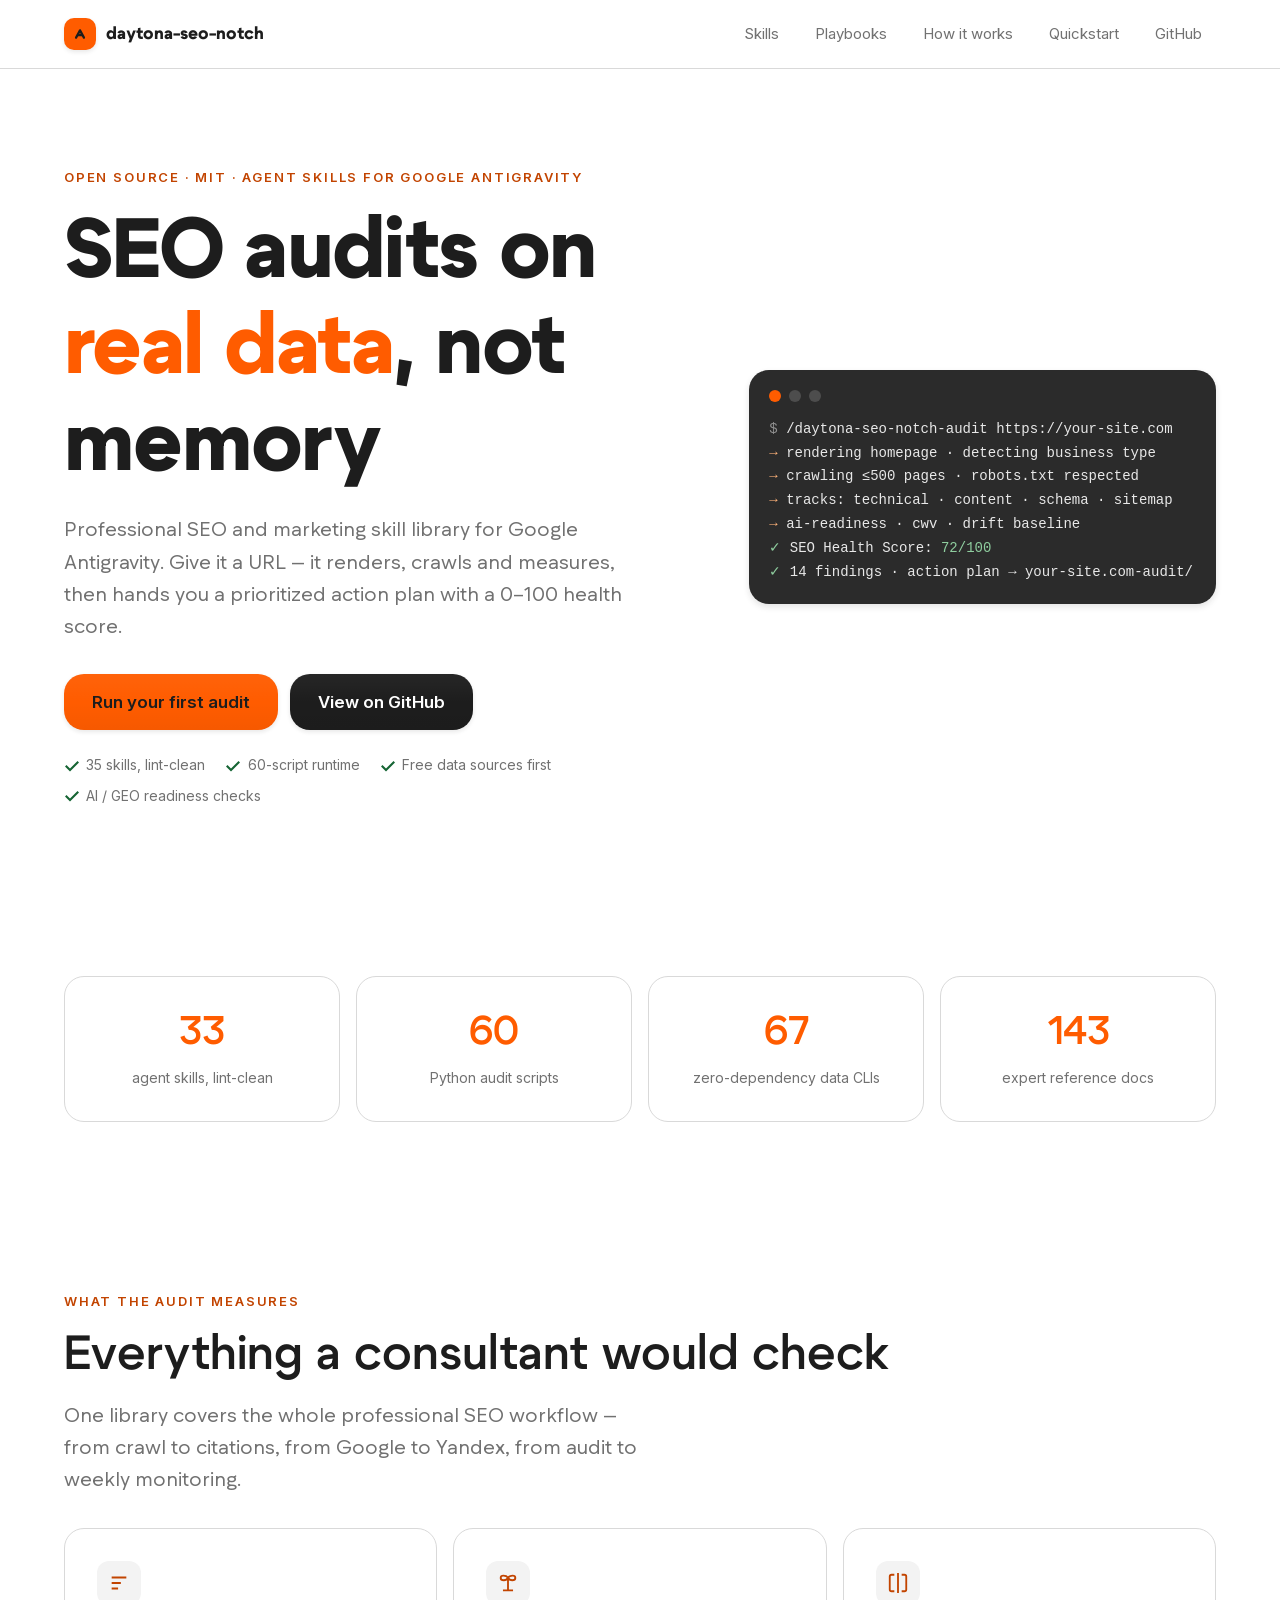
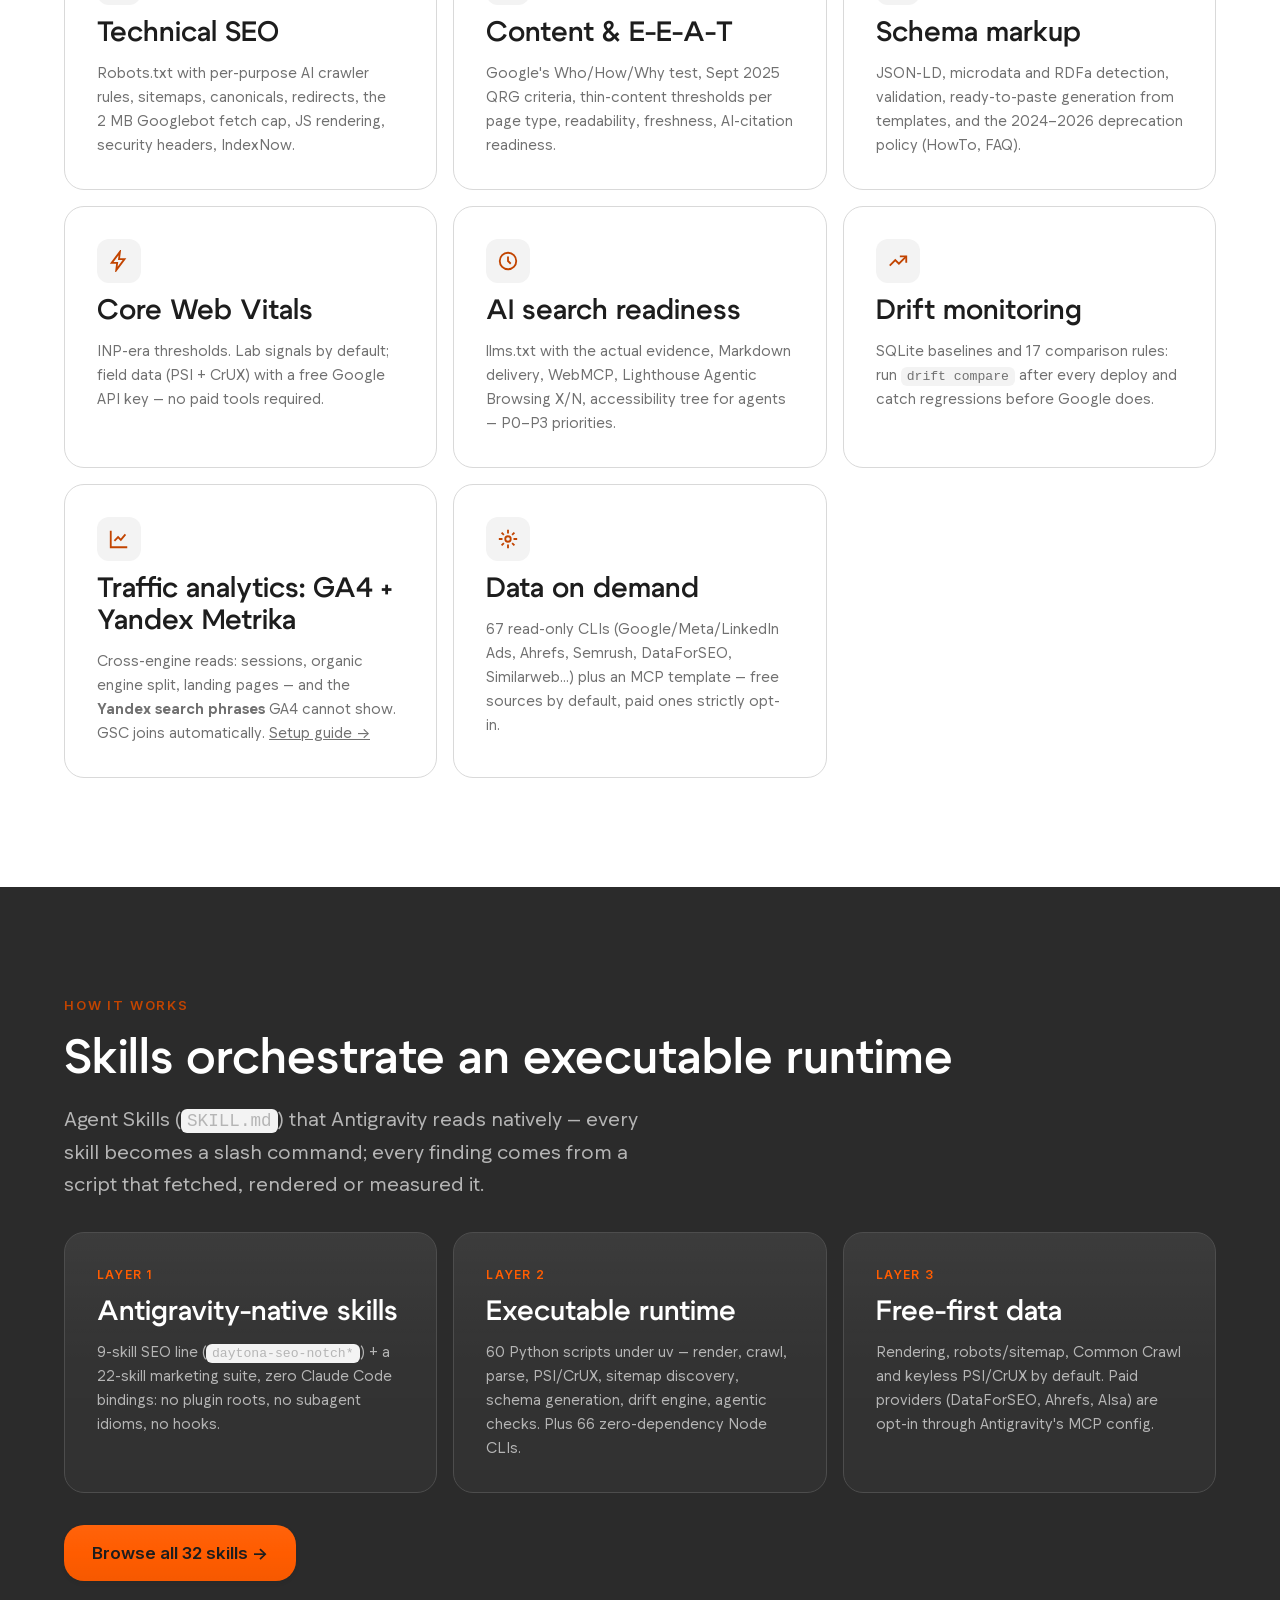
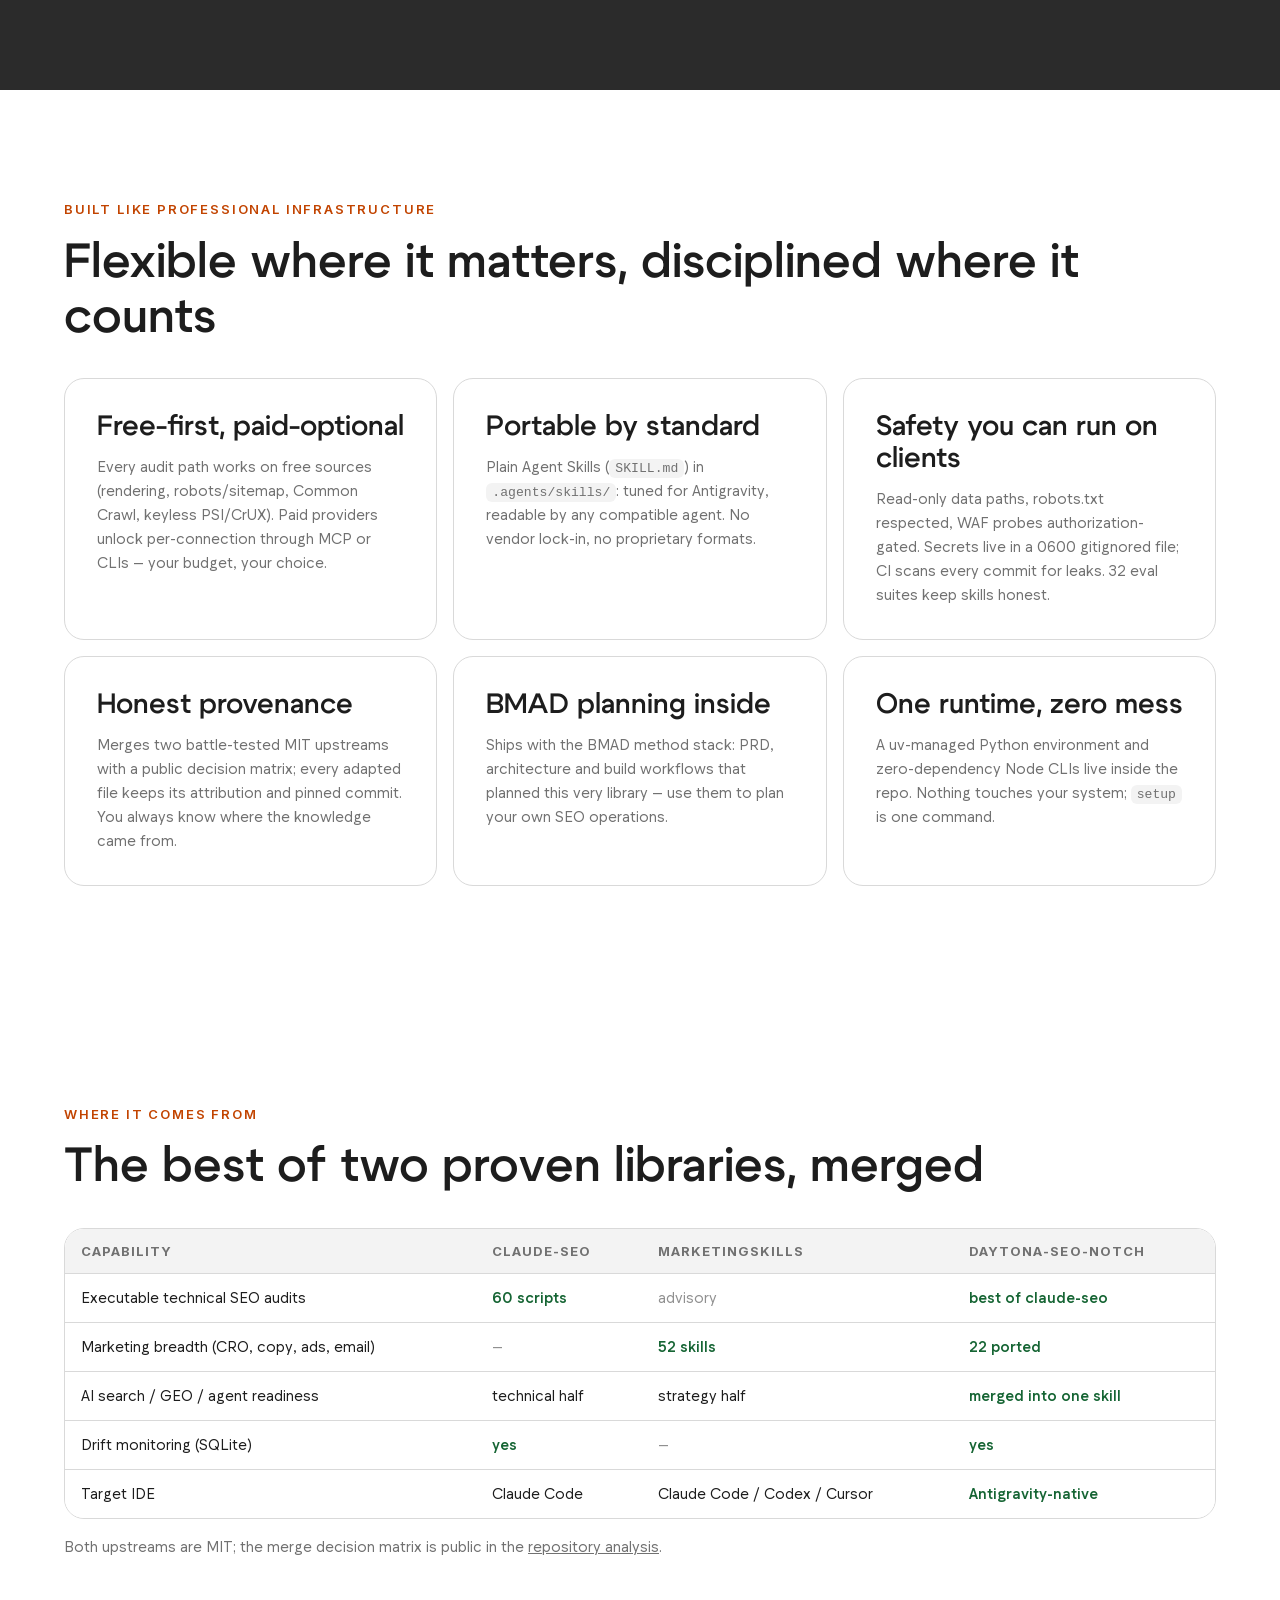
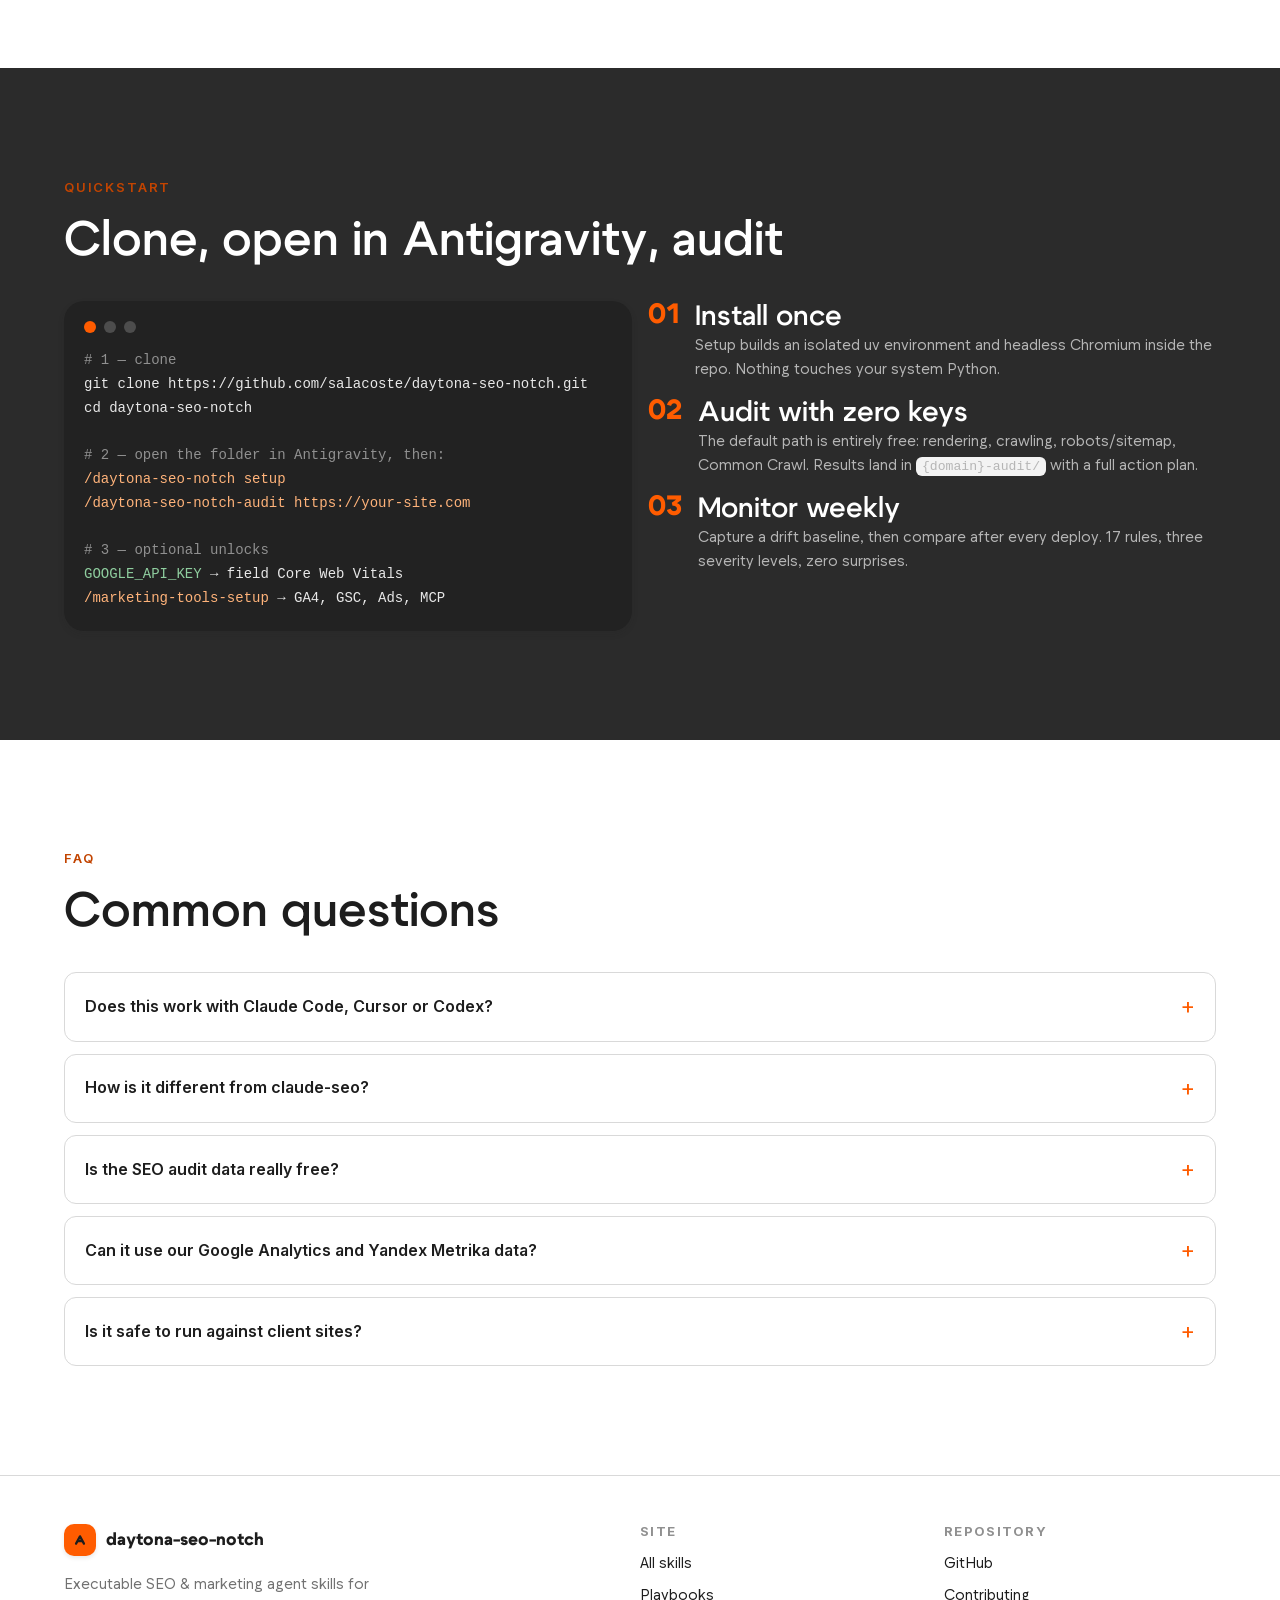
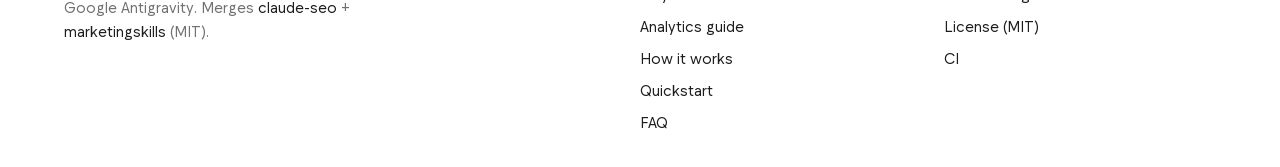
<file: site/index.html>
<!doctype html>
<html lang="en">
<head>
  <meta charset="utf-8">
  <meta name="viewport" content="width=device-width, initial-scale=1">
  <title>SEO Skills for Google Antigravity — Executable SEO Audits | daytona-seo-notch</title>
  <meta name="description" content="Open-source SEO and marketing agent skills for Google Antigravity: full-site audits on real data, technical SEO, Core Web Vitals, schema markup, E-E-A-T, AI search visibility (GEO/AEO) and drift monitoring. MIT.">
  <link rel="canonical" href="https://salacoste.github.io/daytona-seo-notch/">
  <meta name="theme-color" content="#ff5c00">
  <link rel="icon" type="image/svg+xml" href="assets/favicon.svg">
  <link rel="stylesheet" href="assets/spacechemical.css">

  <meta property="og:type" content="website">
  <meta property="og:site_name" content="daytona-seo-notch">
  <meta property="og:title" content="SEO Skills for Google Antigravity — daytona-seo-notch">
  <meta property="og:description" content="Executable SEO audits, AI search visibility and a 22-skill marketing suite as native Antigravity agent skills. Real data, free sources, MIT.">
  <meta property="og:url" content="https://salacoste.github.io/daytona-seo-notch/">
  <meta property="og:image" content="https://opengraph.githubassets.com/1/salacoste/daytona-seo-notch">
  <meta name="twitter:card" content="summary_large_image">
  <meta name="twitter:title" content="SEO Skills for Google Antigravity — daytona-seo-notch">
  <meta name="twitter:description" content="Executable SEO audits, AI search visibility and a 22-skill marketing suite as native Antigravity agent skills.">
  <meta name="twitter:image" content="https://opengraph.githubassets.com/1/salacoste/daytona-seo-notch">

  <script type="application/ld+json">
  {
    "@context": "https://schema.org",
    "@type": "SoftwareApplication",
    "name": "daytona-seo-notch",
    "applicationCategory": "DeveloperApplication",
    "operatingSystem": "macOS, Linux",
    "description": "Professional SEO and marketing agent skills for Google Antigravity: executable site audits on real measured data, AI search visibility (GEO/AEO), schema markup, E-E-A-T content analysis, Core Web Vitals and drift monitoring.",
    "url": "https://salacoste.github.io/daytona-seo-notch/",
    "softwareVersion": "1.0",
    "offers": { "@type": "Offer", "price": "0", "priceCurrency": "USD" },
    "license": "https://github.com/salacoste/daytona-seo-notch/blob/main/LICENSE",
    "programmingLanguage": "Python, JavaScript, Markdown",
    "isBasedOn": [
      "https://github.com/AgriciDaniel/claude-seo",
      "https://github.com/coreyhaines31/marketingskills"
    ]
  }
  </script>
  <script type="application/ld+json">
  {
    "@context": "https://schema.org",
    "@type": "FAQPage",
    "mainEntity": [
      {
        "@type": "Question",
        "name": "Does daytona-seo-notch work with Claude Code, Cursor or Codex?",
        "acceptedAnswer": { "@type": "Answer", "text": "The skills follow the open Agent Skills format (SKILL.md), so any tool that reads .agents/skills/ can use them. The runtime needs uv with Python 3.11+, the data CLIs need Node 18+. The repo is tuned for Google Antigravity: native slash-command discovery, task-planned audit tracks and MCP config." }
      },
      {
        "@type": "Question",
        "name": "How is it different from claude-seo?",
        "acceptedAnswer": { "@type": "Answer", "text": "Same executable DNA — 60 Python scripts, MIT, fully attributed — with all Claude Code bindings removed: no CLAUDE_PLUGIN_ROOT, no subagents or hooks, a uv-managed runtime inside the repo, plus the merged AI-visibility domain and a 22-skill marketing suite from marketingskills." }
      },
      {
        "@type": "Question",
        "name": "Is the SEO audit data really free?",
        "acceptedAnswer": { "@type": "Answer", "text": "Yes. The default audit path runs on free sources: headless rendering, robots.txt and sitemap analysis, Common Crawl domain metrics, and PageSpeed/CrUX where keyless access allows. A free GOOGLE_API_KEY unlocks field Core Web Vitals; paid providers like DataForSEO or Ahrefs are strictly opt-in via MCP or CLIs." }
      },
      {
        "@type": "Question",
        "name": "Is it safe to run against client sites?",
        "acceptedAnswer": { "@type": "Answer", "text": "The audit is read-only and respects robots.txt. The only active probe (a WAF user-agent matrix) is explicitly gated behind owner authorization. API keys stay in a local 0600 .env.marketing file that CI verifies is never committed." }
      }
    ]
  }
  </script>
</head>
<body>
  <a class="skip" href="#main">Skip to content</a>

  <header class="site-header">
    <div class="container">
      <a class="brand" href="/" aria-label="daytona-seo-notch — home">
        <span class="brand-mark" aria-hidden="true">
          <svg viewBox="0 0 64 64" fill="none"><path d="M18 45 L32 19 L46 45" stroke="#1d1d1d" stroke-width="8" stroke-linecap="round" stroke-linejoin="round"/><path d="M25 36 H39" stroke="#1d1d1d" stroke-width="8" stroke-linecap="round"/></svg>
        </span>
        daytona-seo-notch
      </a>
      <nav class="site-nav" aria-label="Primary">
        <a href="/daytona-seo-notch/skills/">Skills</a>
        <a href="/daytona-seo-notch/manuals/">Playbooks</a>
        <a href="#how">How it works</a>
        <a href="#quickstart">Quickstart</a>
        <a href="https://github.com/salacoste/daytona-seo-notch">GitHub</a>
      </nav>
    </div>
  </header>

  <main id="main">
    <!-- HERO -->
    <section class="hero" aria-labelledby="hero-title">
      <div class="container">
        <div>
          <p class="eyebrow">Open source · MIT · Agent Skills for Google Antigravity</p>
          <h1 id="hero-title">SEO audits on <span class="accent">real data</span>, not memory</h1>
          <p class="lead">Professional SEO and marketing skill library for Google Antigravity. Give it a URL — it renders, crawls and measures, then hands you a prioritized action plan with a 0–100 health score.</p>
          <div class="hero-actions">
            <a class="btn btn-primary" href="#quickstart">Run your first audit</a>
            <a class="btn btn-secondary" href="https://github.com/salacoste/daytona-seo-notch">View on GitHub</a>
          </div>
          <div class="hero-meta">
            <span><svg viewBox="0 0 16 16" fill="currentColor" aria-hidden="true"><path d="M13.5 3l-7.5 7.5L2.5 7 1 8.5l5 5 9-9z"/></svg>35 skills, lint-clean</span>
            <span><svg viewBox="0 0 16 16" fill="currentColor" aria-hidden="true"><path d="M13.5 3l-7.5 7.5L2.5 7 1 8.5l5 5 9-9z"/></svg>60-script runtime</span>
            <span><svg viewBox="0 0 16 16" fill="currentColor" aria-hidden="true"><path d="M13.5 3l-7.5 7.5L2.5 7 1 8.5l5 5 9-9z"/></svg>Free data sources first</span>
            <span><svg viewBox="0 0 16 16" fill="currentColor" aria-hidden="true"><path d="M13.5 3l-7.5 7.5L2.5 7 1 8.5l5 5 9-9z"/></svg>AI / GEO readiness checks</span>
          </div>
        </div>
        <div class="terminal" aria-label="Example audit session">
          <div class="tbar" aria-hidden="true"><i></i><i></i><i></i></div>
          <p><span class="c">$</span> /daytona-seo-notch-audit https://your-site.com</p>
          <p><span class="o">→</span> rendering homepage · detecting business type</p>
          <p><span class="o">→</span> crawling ≤500 pages · robots.txt respected</p>
          <p><span class="o">→</span> tracks: technical · content · schema · sitemap</p>
          <p><span class="o">→</span> ai-readiness · cwv · drift baseline</p>
          <p><span class="g">✓</span> SEO Health Score: <span class="g">72/100</span></p>
          <p><span class="g">✓</span> 14 findings · action plan → your-site.com-audit/</p>
        </div>
      </div>
    </section>

    <!-- BY THE NUMBERS -->
    <section class="section" style="padding-block:calc(var(--space-section)*0.55)" aria-label="Library by the numbers">
      <div class="container">
        <div class="grid grid-4" style="gap:var(--space-4)">
          <div class="card" style="align-items:center;text-align:center">
            <h3 style="font-size:2.5rem;color:var(--color-brand)">33</h3>
            <p style="font-family:var(--font-label);font-size:0.875rem">agent skills, lint-clean</p>
          </div>
          <div class="card" style="align-items:center;text-align:center">
            <h3 style="font-size:2.5rem;color:var(--color-brand)">60</h3>
            <p style="font-family:var(--font-label);font-size:0.875rem">Python audit scripts</p>
          </div>
          <div class="card" style="align-items:center;text-align:center">
            <h3 style="font-size:2.5rem;color:var(--color-brand)">67</h3>
            <p style="font-family:var(--font-label);font-size:0.875rem">zero-dependency data CLIs</p>
          </div>
          <div class="card" style="align-items:center;text-align:center">
            <h3 style="font-size:2.5rem;color:var(--color-brand)">143</h3>
            <p style="font-family:var(--font-label);font-size:0.875rem">expert reference docs</p>
          </div>
        </div>
      </div>
    </section>

    <!-- WHAT IT MEASURES -->
    <section class="section" aria-labelledby="measure-title">
      <div class="container">
        <p class="eyebrow">What the audit measures</p>
        <h2 id="measure-title">Everything a consultant would check</h2>
        <p class="lead" style="margin-top:var(--space-4)">One library covers the whole professional SEO workflow — from crawl to citations, from Google to Yandex, from audit to weekly monitoring.</p>
        <div class="grid grid-3" style="margin-top:var(--space-8)">
          <article class="card">
            <span class="card-icon" aria-hidden="true"><svg viewBox="0 0 24 24" fill="none" stroke="currentColor" stroke-width="2"><path d="M4 6h16M4 12h10M4 18h7"/></svg></span>
            <h3>Technical SEO</h3>
            <p>Robots.txt with per-purpose AI crawler rules, sitemaps, canonicals, redirects, the 2&nbsp;MB Googlebot fetch cap, JS rendering, security headers, IndexNow.</p>
          </article>
          <article class="card">
            <span class="card-icon" aria-hidden="true"><svg viewBox="0 0 24 24" fill="none" stroke="currentColor" stroke-width="2"><path d="M12 6.25C13 4.75 15 4 17 4c2 0 3 .75 3 2.5S18.5 9 16.5 9C14 9 12.75 7.75 12 6.25zM12 6.25C11 4.75 9 4 7 4 5 4 4 4.75 4 6.5S5.5 9 7.5 9C10 9 11.25 7.75 12 6.25zM12 6.25V20M6.5 20h11"/></svg></span>
            <h3>Content &amp; E-E-A-T</h3>
            <p>Google's Who/How/Why test, Sept&nbsp;2025 QRG criteria, thin-content thresholds per page type, readability, freshness, AI-citation readiness.</p>
          </article>
          <article class="card">
            <span class="card-icon" aria-hidden="true"><svg viewBox="0 0 24 24" fill="none" stroke="currentColor" stroke-width="2"><path d="M8 3H5a2 2 0 0 0-2 2v14a2 2 0 0 0 2 2h3M16 3h3a2 2 0 0 1 2 2v14a2 2 0 0 1-2 2h-3M12 1v22"/></svg></span>
            <h3>Schema markup</h3>
            <p>JSON-LD, microdata and RDFa detection, validation, ready-to-paste generation from templates, and the 2024–2026 deprecation policy (HowTo, FAQ).</p>
          </article>
          <article class="card">
            <span class="card-icon" aria-hidden="true"><svg viewBox="0 0 24 24" fill="none" stroke="currentColor" stroke-width="2"><path d="M13 2L4 14h6l-1 8 9-12h-6l1-8z"/></svg></span>
            <h3>Core Web Vitals</h3>
            <p>INP-era thresholds. Lab signals by default; field data (PSI + CrUX) with a free Google API key — no paid tools required.</p>
          </article>
          <article class="card">
            <span class="card-icon" aria-hidden="true"><svg viewBox="0 0 24 24" fill="none" stroke="currentColor" stroke-width="2"><circle cx="12" cy="12" r="9"/><path d="M12 7v5l3 3"/></svg></span>
            <h3>AI search readiness</h3>
            <p>llms.txt with the actual evidence, Markdown delivery, WebMCP, Lighthouse Agentic Browsing X/N, accessibility tree for agents — P0–P3 priorities.</p>
          </article>
          <article class="card">
            <span class="card-icon" aria-hidden="true"><svg viewBox="0 0 24 24" fill="none" stroke="currentColor" stroke-width="2"><path d="M3 17l6-6 4 4 8-8"/><path d="M14 7h7v7"/></svg></span>
            <h3>Drift monitoring</h3>
            <p>SQLite baselines and 17 comparison rules: run <code class="inline">drift compare</code> after every deploy and catch regressions before Google does.</p>
          </article>
          <article class="card">
            <span class="card-icon" aria-hidden="true"><svg viewBox="0 0 24 24" fill="none" stroke="currentColor" stroke-width="2"><path d="M3 3v18h18"/><path d="M7 14l4-4 3 3 5-6"/></svg></span>
            <h3>Traffic analytics: GA4 + Yandex Metrika</h3>
            <p>Cross-engine reads: sessions, organic engine split, landing pages — and the <strong>Yandex search phrases</strong> GA4 cannot show. GSC joins automatically. <a href="/daytona-seo-notch/guides/analytics/">Setup guide →</a></p>
          </article>
          <article class="card">
            <span class="card-icon" aria-hidden="true"><svg viewBox="0 0 24 24" fill="none" stroke="currentColor" stroke-width="2"><circle cx="12" cy="12" r="3"/><path d="M12 2v4M12 18v4M2 12h4M18 12h4M5 5l2.5 2.5M16.5 16.5L19 19M19 5l-2.5 2.5M7.5 16.5L5 19"/></svg></span>
            <h3>Data on demand</h3>
            <p>67 read-only CLIs (Google/Meta/LinkedIn Ads, Ahrefs, Semrush, DataForSEO, Similarweb…) plus an MCP template — free sources by default, paid ones strictly opt-in.</p>
          </article>
        </div>
      </div>
    </section>

    <!-- HOW -->
    <section class="section band-inverse" id="how" aria-labelledby="how-title">
      <div class="container">
        <p class="eyebrow">How it works</p>
        <h2 id="how-title">Skills orchestrate an executable runtime</h2>
        <p class="lead" style="margin-top:var(--space-4)">Agent Skills (<code class="inline">SKILL.md</code>) that Antigravity reads natively — every skill becomes a slash command; every finding comes from a script that fetched, rendered or measured it.</p>
        <div class="grid grid-3" style="margin-top:var(--space-8)">
          <article class="card">
            <p class="kicker">Layer 1</p>
            <h3>Antigravity-native skills</h3>
            <p>9-skill SEO line (<code class="inline">daytona-seo-notch*</code>) + a 22-skill marketing suite, zero Claude Code bindings: no plugin roots, no subagent idioms, no hooks.</p>
          </article>
          <article class="card">
            <p class="kicker">Layer 2</p>
            <h3>Executable runtime</h3>
            <p>60 Python scripts under uv — render, crawl, parse, PSI/CrUX, sitemap discovery, schema generation, drift engine, agentic checks. Plus 66 zero-dependency Node CLIs.</p>
          </article>
          <article class="card">
            <p class="kicker">Layer 3</p>
            <h3>Free-first data</h3>
            <p>Rendering, robots/sitemap, Common Crawl and keyless PSI/CrUX by default. Paid providers (DataForSEO, Ahrefs, AIsa) are opt-in through Antigravity's MCP config.</p>
          </article>
        </div>
        <p style="margin-top:var(--space-8)"><a class="btn btn-primary" href="/daytona-seo-notch/skills/">Browse all 32 skills →</a></p>
      </div>
    </section>

    <!-- PROFESSIONAL INFRASTRUCTURE -->
    <section class="section" aria-labelledby="infra-title">
      <div class="container">
        <p class="eyebrow">Built like professional infrastructure</p>
        <h2 id="infra-title">Flexible where it matters, disciplined where it counts</h2>
        <div class="grid grid-3" style="margin-top:var(--space-8)">
          <article class="card">
            <h3>Free-first, paid-optional</h3>
            <p>Every audit path works on free sources (rendering, robots/sitemap, Common Crawl, keyless PSI/CrUX). Paid providers unlock per-connection through MCP or CLIs — your budget, your choice.</p>
          </article>
          <article class="card">
            <h3>Portable by standard</h3>
            <p>Plain Agent Skills (<code class="inline">SKILL.md</code>) in <code class="inline">.agents/skills/</code>: tuned for Antigravity, readable by any compatible agent. No vendor lock-in, no proprietary formats.</p>
          </article>
          <article class="card">
            <h3>Safety you can run on clients</h3>
            <p>Read-only data paths, robots.txt respected, WAF probes authorization-gated. Secrets live in a 0600 gitignored file; CI scans every commit for leaks. 32 eval suites keep skills honest.</p>
          </article>
          <article class="card">
            <h3>Honest provenance</h3>
            <p>Merges two battle-tested MIT upstreams with a public decision matrix; every adapted file keeps its attribution and pinned commit. You always know where the knowledge came from.</p>
          </article>
          <article class="card">
            <h3>BMAD planning inside</h3>
            <p>Ships with the BMAD method stack: PRD, architecture and build workflows that planned this very library — use them to plan your own SEO operations.</p>
          </article>
          <article class="card">
            <h3>One runtime, zero mess</h3>
            <p>A uv-managed Python environment and zero-dependency Node CLIs live inside the repo. Nothing touches your system; <code class="inline">setup</code> is one command.</p>
          </article>
        </div>
      </div>
    </section>

    <!-- COMPARISON -->
    <section class="section" aria-labelledby="compare-title">
      <div class="container">
        <p class="eyebrow">Where it comes from</p>
        <h2 id="compare-title">The best of two proven libraries, merged</h2>
        <div class="table-wrap" style="margin-top:var(--space-8)">
          <table>
            <thead>
              <tr><th scope="col">Capability</th><th scope="col">claude-seo</th><th scope="col">marketingskills</th><th scope="col">daytona-seo-notch</th></tr>
            </thead>
            <tbody>
              <tr><td>Executable technical SEO audits</td><td class="yes">60 scripts</td><td class="no">advisory</td><td class="yes">best of claude-seo</td></tr>
              <tr><td>Marketing breadth (CRO, copy, ads, email)</td><td class="no">—</td><td class="yes">52 skills</td><td class="yes">22 ported</td></tr>
              <tr><td>AI search / GEO / agent readiness</td><td>technical half</td><td>strategy half</td><td class="yes">merged into one skill</td></tr>
              <tr><td>Drift monitoring (SQLite)</td><td class="yes">yes</td><td class="no">—</td><td class="yes">yes</td></tr>
              <tr><td>Target IDE</td><td>Claude Code</td><td>Claude Code / Codex / Cursor</td><td class="yes">Antigravity-native</td></tr>
            </tbody>
          </table>
        </div>
        <p style="margin-top:var(--space-4);color:var(--color-ink-muted);font-size:0.9375rem">Both upstreams are MIT; the merge decision matrix is public in the <a href="https://github.com/salacoste/daytona-seo-notch/blob/main/docs/analysis-repos.md">repository analysis</a>.</p>
      </div>
    </section>

    <!-- QUICKSTART -->
    <section class="section band-inverse" id="quickstart" aria-labelledby="qs-title">
      <div class="container">
        <p class="eyebrow">Quickstart</p>
        <h2 id="qs-title">Clone, open in Antigravity, audit</h2>
        <div class="grid grid-2" style="margin-top:var(--space-8); align-items:start">
          <div class="terminal">
            <div class="tbar" aria-hidden="true"><i></i><i></i><i></i></div>
            <p><span class="c"># 1 — clone</span></p>
            <p>git clone https://github.com/salacoste/daytona-seo-notch.git</p>
            <p>cd daytona-seo-notch</p>
            <p>&nbsp;</p>
            <p><span class="c"># 2 — open the folder in Antigravity, then:</span></p>
            <p><span class="o">/daytona-seo-notch setup</span></p>
            <p><span class="o">/daytona-seo-notch-audit https://your-site.com</span></p>
            <p>&nbsp;</p>
            <p><span class="c"># 3 — optional unlocks</span></p>
            <p><span class="g">GOOGLE_API_KEY</span> → field Core Web Vitals</p>
            <p><span class="o">/marketing-tools-setup</span> → GA4, GSC, Ads, MCP</p>
          </div>
          <div class="steps">
            <div class="step">
              <div><h3>Install once</h3><p style="color:#b5b5b5;font-size:0.9375rem">Setup builds an isolated uv environment and headless Chromium inside the repo. Nothing touches your system Python.</p></div>
            </div>
            <div class="step">
              <div><h3>Audit with zero keys</h3><p style="color:#b5b5b5;font-size:0.9375rem">The default path is entirely free: rendering, crawling, robots/sitemap, Common Crawl. Results land in <code class="inline">{domain}-audit/</code> with a full action plan.</p></div>
            </div>
            <div class="step">
              <div><h3>Monitor weekly</h3><p style="color:#b5b5b5;font-size:0.9375rem">Capture a drift baseline, then compare after every deploy. 17 rules, three severity levels, zero surprises.</p></div>
            </div>
          </div>
        </div>
      </div>
    </section>

    <!-- FAQ -->
    <section class="section" aria-labelledby="faq-title">
      <div class="container">
        <p class="eyebrow">FAQ</p>
        <h2 id="faq-title">Common questions</h2>
        <div class="faq" style="margin-top:var(--space-8)">
          <details>
            <summary>Does this work with Claude Code, Cursor or Codex?</summary>
            <div>The skills follow the open Agent Skills format (<code class="inline">SKILL.md</code>), so any tool that reads <code class="inline">.agents/skills/</code> can use them. The runtime needs uv with Python 3.11+, the data CLIs need Node 18+. This repo is tuned for Google Antigravity: native slash-command discovery, task-planned audit tracks and MCP config.</div>
          </details>
          <details>
            <summary>How is it different from claude-seo?</summary>
            <div>Same executable DNA — 60 Python scripts, MIT, fully attributed — with every Claude Code binding removed: no <code class="inline">CLAUDE_PLUGIN_ROOT</code>, no subagents or hooks, a uv-managed runtime inside the repo, plus the merged AI-visibility domain and the marketing suite from marketingskills.</div>
          </details>
          <details>
            <summary>Is the SEO audit data really free?</summary>
            <div>Yes. The default audit path runs on free sources: headless rendering, robots.txt and sitemap analysis, Common Crawl domain metrics, and PageSpeed/CrUX where keyless access allows. A free <code class="inline">GOOGLE_API_KEY</code> unlocks field Core Web Vitals; paid providers like DataForSEO or Ahrefs are strictly opt-in via MCP or CLIs.</div>
          </details>
          <details>
            <summary>Can it use our Google Analytics and Yandex Metrika data?</summary>
            <div>Yes — <code class="inline">/daytona-seo-notch-analytics</code> reads GA4, Yandex Metrika and Search Console together: sessions, organic engine split, landing pages and Yandex search phrases. Connections are read-only, tokens stay in a local 0600 file. Follow the <a href="/daytona-seo-notch/guides/analytics/">step-by-step guide</a>.</div>
          </details>
          <details>
            <summary>Is it safe to run against client sites?</summary>
            <div>The audit is read-only and respects robots.txt. The only active probe (a WAF user-agent matrix) is explicitly gated behind owner authorization. API keys stay in a local 0600 <code class="inline">.env.marketing</code> file that CI verifies is never committed.</div>
          </details>
        </div>
      </div>
    </section>
  </main>

  <footer class="site-footer">
    <div class="container">
      <div>
        <a class="brand" href="/" style="margin-bottom:var(--space-4)">
          <span class="brand-mark" aria-hidden="true"><svg viewBox="0 0 64 64" fill="none"><path d="M18 45 L32 19 L46 45" stroke="#1d1d1d" stroke-width="8" stroke-linecap="round" stroke-linejoin="round"/><path d="M25 36 H39" stroke="#1d1d1d" stroke-width="8" stroke-linecap="round"/></svg></span>
          daytona-seo-notch
        </a>
        <p style="max-width:34ch">Executable SEO &amp; marketing agent skills for Google Antigravity. Merges <a href="https://github.com/AgriciDaniel/claude-seo">claude-seo</a> + <a href="https://github.com/coreyhaines31/marketingskills">marketingskills</a> (MIT).</p>
      </div>
      <div>
        <h4>Site</h4>
        <ul>
          <li><a href="/daytona-seo-notch/skills/">All skills</a></li>
          <li><a href="/daytona-seo-notch/manuals/">Playbooks</a></li>
          <li><a href="/daytona-seo-notch/guides/analytics/">Analytics guide</a></li>
          <li><a href="#how">How it works</a></li>
          <li><a href="#quickstart">Quickstart</a></li>
          <li><a href="#faq">FAQ</a></li>
        </ul>
      </div>
      <div>
        <h4>Repository</h4>
        <ul>
          <li><a href="https://github.com/salacoste/daytona-seo-notch">GitHub</a></li>
          <li><a href="https://github.com/salacoste/daytona-seo-notch/blob/main/CONTRIBUTING.md">Contributing</a></li>
          <li><a href="https://github.com/salacoste/daytona-seo-notch/blob/main/LICENSE">License (MIT)</a></li>
          <li><a href="https://github.com/salacoste/daytona-seo-notch/actions">CI</a></li>
        </ul>
      </div>
    </div>
  </footer>
</body>
</html>
</file>
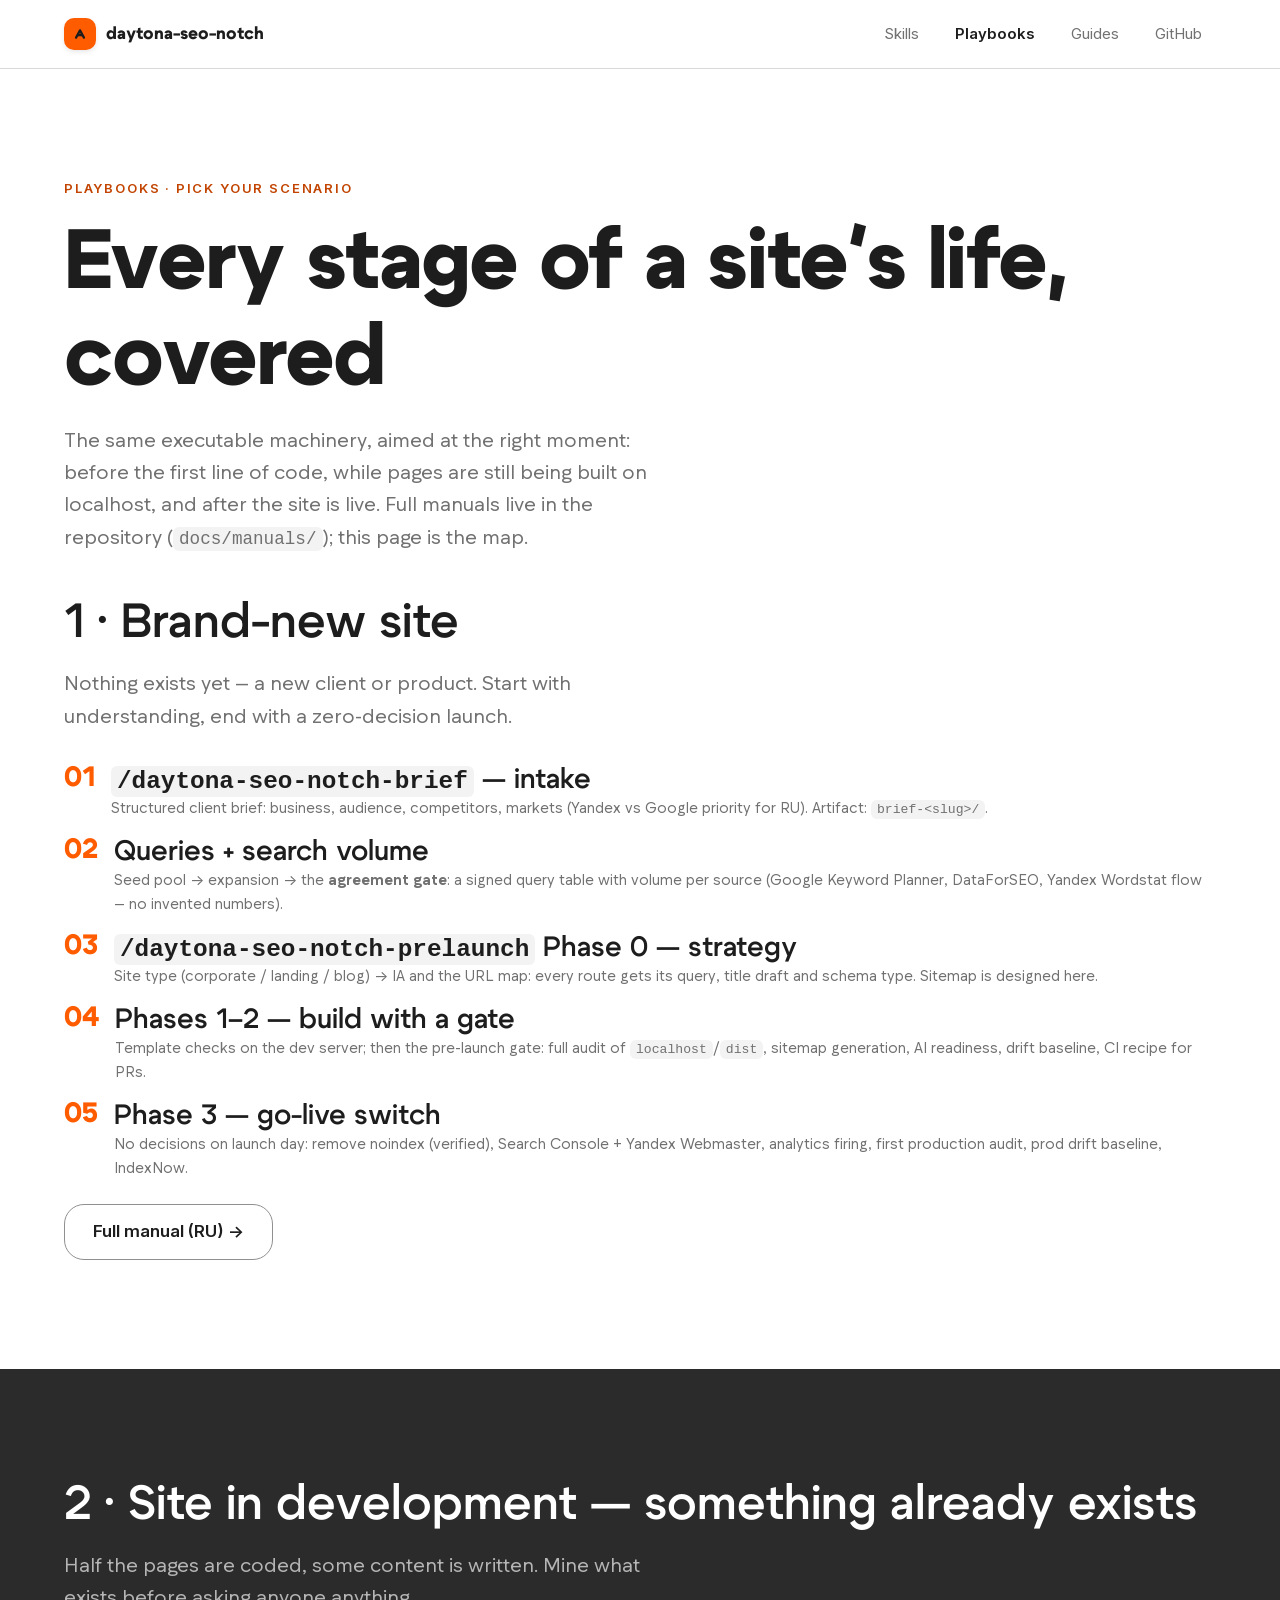
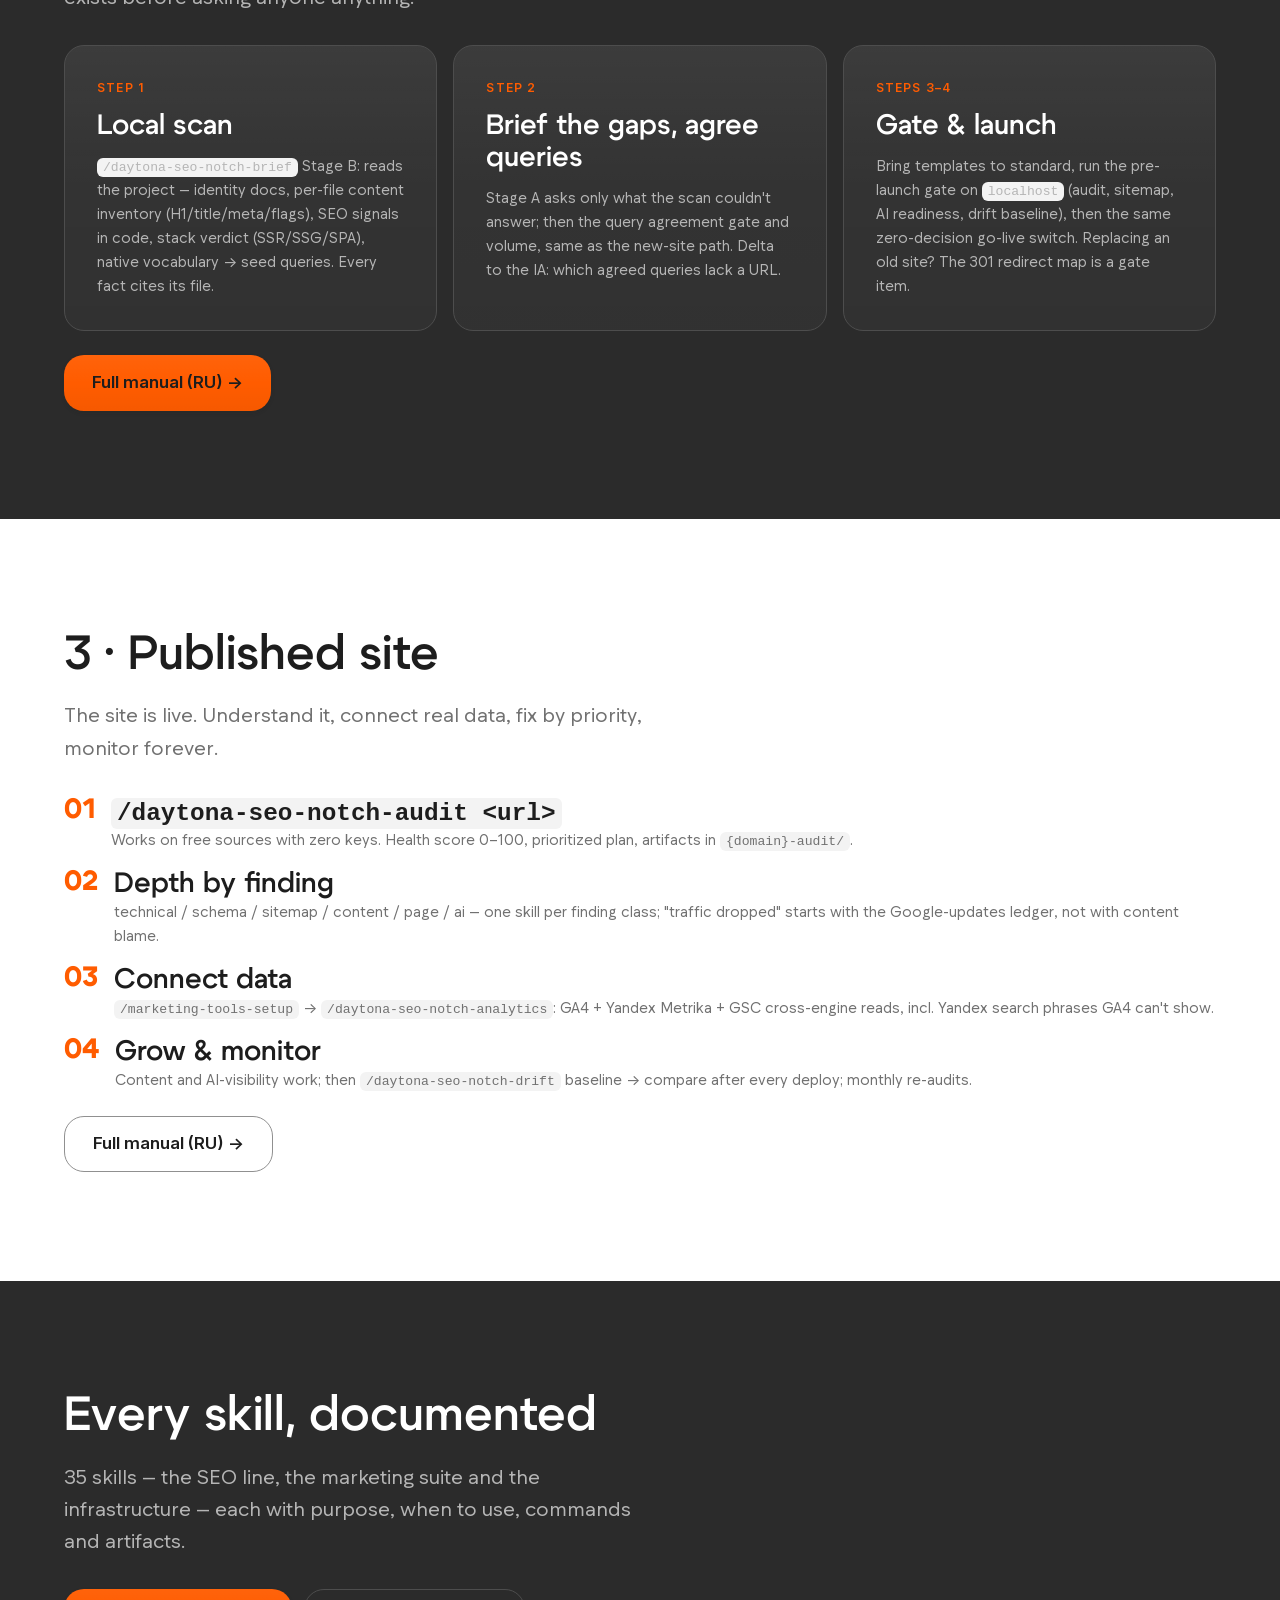
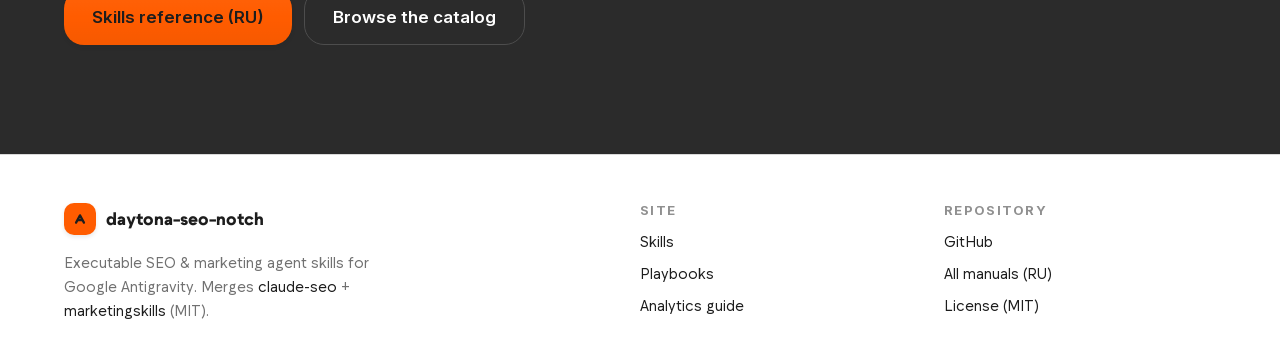
<file: site/manuals/index.html>
<!doctype html>
<html lang="en">
<head>
  <meta charset="utf-8">
  <meta name="viewport" content="width=device-width, initial-scale=1">
  <title>Playbooks: SEO for New Sites, In-Development Sites &amp; Live Sites | daytona-seo-notch</title>
  <meta name="description" content="Three scenario playbooks: launching a brand-new site (brief → queries → strategy → gate → go-live), auditing a site still in development (localhost/dist audits), and growing a published site (audit → analytics → drift). Each with exact skills and steps.">
  <link rel="canonical" href="https://salacoste.github.io/daytona-seo-notch/manuals/">
  <meta name="theme-color" content="#ff5c00">
  <link rel="icon" type="image/svg+xml" href="../assets/favicon.svg">
  <link rel="stylesheet" href="../assets/spacechemical.css">

  <meta property="og:type" content="article">
  <meta property="og:site_name" content="daytona-seo-notch">
  <meta property="og:title" content="SEO Playbooks — New Site · In Development · Live Site">
  <meta property="og:description" content="Step-by-step playbooks with the exact skills for every stage of a site's life: intake and strategy before a line of code, pre-launch gates on localhost, audits and monitoring after publication.">
  <meta property="og:url" content="https://salacoste.github.io/daytona-seo-notch/manuals/">
  <meta name="twitter:card" content="summary_large_image">

  <script type="application/ld+json">
  {
    "@context": "https://schema.org",
    "@type": "ItemList",
    "name": "SEO playbooks by scenario",
    "itemListElement": [
      { "@type": "ListItem", "position": 1, "name": "New site from scratch", "url": "https://github.com/salacoste/daytona-seo-notch/blob/main/docs/manuals/scenario-new-site.md" },
      { "@type": "ListItem", "position": 2, "name": "Site in development", "url": "https://github.com/salacoste/daytona-seo-notch/blob/main/docs/manuals/scenario-in-development.md" },
      { "@type": "ListItem", "position": 3, "name": "Published site", "url": "https://github.com/salacoste/daytona-seo-notch/blob/main/docs/manuals/scenario-live-site.md" }
    ]
  }
  </script>
</head>
<body>
  <a class="skip" href="#main">Skip to content</a>

  <header class="site-header">
    <div class="container">
      <a class="brand" href="/daytona-seo-notch/" aria-label="daytona-seo-notch — home">
        <span class="brand-mark" aria-hidden="true">
          <svg viewBox="0 0 64 64" fill="none"><path d="M18 45 L32 19 L46 45" stroke="#1d1d1d" stroke-width="8" stroke-linecap="round" stroke-linejoin="round"/><path d="M25 36 H39" stroke="#1d1d1d" stroke-width="8" stroke-linecap="round"/></svg>
        </span>
        daytona-seo-notch
      </a>
      <nav class="site-nav" aria-label="Primary">
        <a href="/daytona-seo-notch/skills/">Skills</a>
        <a href="/daytona-seo-notch/manuals/" aria-current="page">Playbooks</a>
        <a href="/daytona-seo-notch/guides/analytics/">Guides</a>
        <a href="https://github.com/salacoste/daytona-seo-notch">GitHub</a>
      </nav>
    </div>
  </header>

  <main id="main">
    <section class="section" style="padding-bottom:calc(var(--space-section)*0.4)">
      <div class="container">
        <p class="eyebrow">Playbooks · pick your scenario</p>
        <h1>Every stage of a site's life, covered</h1>
        <p class="lead" style="margin-top:var(--space-4)">The same executable machinery, aimed at the right moment: before the first line of code, while pages are still being built on localhost, and after the site is live. Full manuals live in the repository (<code class="inline">docs/manuals/</code>); this page is the map.</p>
      </div>
    </section>

    <section class="section" style="padding-top:0" aria-labelledby="s1">
      <div class="container">
        <h2 id="s1">1 · Brand-new site</h2>
        <p class="lead" style="margin-top:var(--space-4)">Nothing exists yet — a new client or product. Start with understanding, end with a zero-decision launch.</p>
        <div class="steps" style="margin-top:var(--space-8)">
          <div class="step"><div><h3><code class="inline">/daytona-seo-notch-brief</code> — intake</h3><p style="color:var(--color-ink-muted);font-size:0.9375rem">Structured client brief: business, audience, competitors, markets (Yandex vs Google priority for RU). Artifact: <code class="inline">brief-&lt;slug&gt;/</code>.</p></div></div>
          <div class="step"><div><h3>Queries + search volume</h3><p style="color:var(--color-ink-muted);font-size:0.9375rem">Seed pool → expansion → the <strong>agreement gate</strong>: a signed query table with volume per source (Google Keyword Planner, DataForSEO, Yandex Wordstat flow — no invented numbers).</p></div></div>
          <div class="step"><div><h3><code class="inline">/daytona-seo-notch-prelaunch</code> Phase 0 — strategy</h3><p style="color:var(--color-ink-muted);font-size:0.9375rem">Site type (corporate / landing / blog) → IA and the URL map: every route gets its query, title draft and schema type. Sitemap is designed here.</p></div></div>
          <div class="step"><div><h3>Phases 1–2 — build with a gate</h3><p style="color:var(--color-ink-muted);font-size:0.9375rem">Template checks on the dev server; then the pre-launch gate: full audit of <code class="inline">localhost</code>/<code class="inline">dist</code>, sitemap generation, AI readiness, drift baseline, CI recipe for PRs.</p></div></div>
          <div class="step"><div><h3>Phase 3 — go-live switch</h3><p style="color:var(--color-ink-muted);font-size:0.9375rem">No decisions on launch day: remove noindex (verified), Search Console + Yandex Webmaster, analytics firing, first production audit, prod drift baseline, IndexNow.</p></div></div>
        </div>
        <p style="margin-top:var(--space-6)"><a class="btn btn-ghost" href="https://github.com/salacoste/daytona-seo-notch/blob/main/docs/manuals/scenario-new-site.md">Full manual (RU) →</a></p>
      </div>
    </section>

    <section class="section band-inverse" aria-labelledby="s2">
      <div class="container">
        <h2 id="s2">2 · Site in development — something already exists</h2>
        <p class="lead" style="margin-top:var(--space-4)">Half the pages are coded, some content is written. Mine what exists before asking anyone anything.</p>
        <div class="grid grid-3" style="margin-top:var(--space-8)">
          <article class="card"><p class="kicker">Step 1</p><h3>Local scan</h3><p><code class="inline">/daytona-seo-notch-brief</code> Stage B: reads the project — identity docs, per-file content inventory (H1/title/meta/flags), SEO signals in code, stack verdict (SSR/SSG/SPA), native vocabulary → seed queries. Every fact cites its file.</p></article>
          <article class="card"><p class="kicker">Step 2</p><h3>Brief the gaps, agree queries</h3><p>Stage A asks only what the scan couldn't answer; then the query agreement gate and volume, same as the new-site path. Delta to the IA: which agreed queries lack a URL.</p></article>
          <article class="card"><p class="kicker">Steps 3–4</p><h3>Gate &amp; launch</h3><p>Bring templates to standard, run the pre-launch gate on <code class="inline">localhost</code> (audit, sitemap, AI readiness, drift baseline), then the same zero-decision go-live switch. Replacing an old site? The 301 redirect map is a gate item.</p></article>
        </div>
        <p style="margin-top:var(--space-6)"><a class="btn btn-primary" href="https://github.com/salacoste/daytona-seo-notch/blob/main/docs/manuals/scenario-in-development.md">Full manual (RU) →</a></p>
      </div>
    </section>

    <section class="section" aria-labelledby="s3">
      <div class="container">
        <h2 id="s3">3 · Published site</h2>
        <p class="lead" style="margin-top:var(--space-4)">The site is live. Understand it, connect real data, fix by priority, monitor forever.</p>
        <div class="steps" style="margin-top:var(--space-8)">
          <div class="step"><div><h3><code class="inline">/daytona-seo-notch-audit &lt;url&gt;</code></h3><p style="color:var(--color-ink-muted);font-size:0.9375rem">Works on free sources with zero keys. Health score 0–100, prioritized plan, artifacts in <code class="inline">{domain}-audit/</code>.</p></div></div>
          <div class="step"><div><h3>Depth by finding</h3><p style="color:var(--color-ink-muted);font-size:0.9375rem">technical / schema / sitemap / content / page / ai — one skill per finding class; "traffic dropped" starts with the Google-updates ledger, not with content blame.</p></div></div>
          <div class="step"><div><h3>Connect data</h3><p style="color:var(--color-ink-muted);font-size:0.9375rem"><code class="inline">/marketing-tools-setup</code> → <code class="inline">/daytona-seo-notch-analytics</code>: GA4 + Yandex Metrika + GSC cross-engine reads, incl. Yandex search phrases GA4 can't show.</p></div></div>
          <div class="step"><div><h3>Grow &amp; monitor</h3><p style="color:var(--color-ink-muted);font-size:0.9375rem">Content and AI-visibility work; then <code class="inline">/daytona-seo-notch-drift</code> baseline → compare after every deploy; monthly re-audits.</p></div></div>
        </div>
        <p style="margin-top:var(--space-6)"><a class="btn btn-ghost" href="https://github.com/salacoste/daytona-seo-notch/blob/main/docs/manuals/scenario-live-site.md">Full manual (RU) →</a></p>
      </div>
    </section>

    <section class="section band-inverse" aria-labelledby="ref">
      <div class="container">
        <h2 id="ref">Every skill, documented</h2>
        <p class="lead" style="margin-top:var(--space-4)">35 skills — the SEO line, the marketing suite and the infrastructure — each with purpose, when to use, commands and artifacts.</p>
        <p style="margin-top:var(--space-8);display:flex;gap:var(--space-3);flex-wrap:wrap">
          <a class="btn btn-primary" href="https://github.com/salacoste/daytona-seo-notch/blob/main/docs/manuals/skills-reference.md">Skills reference (RU)</a>
          <a class="btn btn-ghost" style="color:#fff;border-color:#4d4d4d" href="/daytona-seo-notch/skills/">Browse the catalog</a>
        </p>
      </div>
    </section>
  </main>

  <footer class="site-footer">
    <div class="container">
      <div>
        <a class="brand" href="/daytona-seo-notch/" style="margin-bottom:var(--space-4)">
          <span class="brand-mark" aria-hidden="true"><svg viewBox="0 0 64 64" fill="none"><path d="M18 45 L32 19 L46 45" stroke="#1d1d1d" stroke-width="8" stroke-linecap="round" stroke-linejoin="round"/><path d="M25 36 H39" stroke="#1d1d1d" stroke-width="8" stroke-linecap="round"/></svg></span>
          daytona-seo-notch
        </a>
        <p style="max-width:34ch">Executable SEO &amp; marketing agent skills for Google Antigravity. Merges <a href="https://github.com/AgriciDaniel/claude-seo">claude-seo</a> + <a href="https://github.com/coreyhaines31/marketingskills">marketingskills</a> (MIT).</p>
      </div>
      <div>
        <h4>Site</h4>
        <ul>
          <li><a href="/daytona-seo-notch/skills/">Skills</a></li>
          <li><a href="/daytona-seo-notch/manuals/">Playbooks</a></li>
          <li><a href="/daytona-seo-notch/guides/analytics/">Analytics guide</a></li>
        </ul>
      </div>
      <div>
        <h4>Repository</h4>
        <ul>
          <li><a href="https://github.com/salacoste/daytona-seo-notch">GitHub</a></li>
          <li><a href="https://github.com/salacoste/daytona-seo-notch/tree/main/docs/manuals">All manuals (RU)</a></li>
          <li><a href="https://github.com/salacoste/daytona-seo-notch/blob/main/LICENSE">License (MIT)</a></li>
        </ul>
      </div>
    </div>
  </footer>
</body>
</html>
</file>
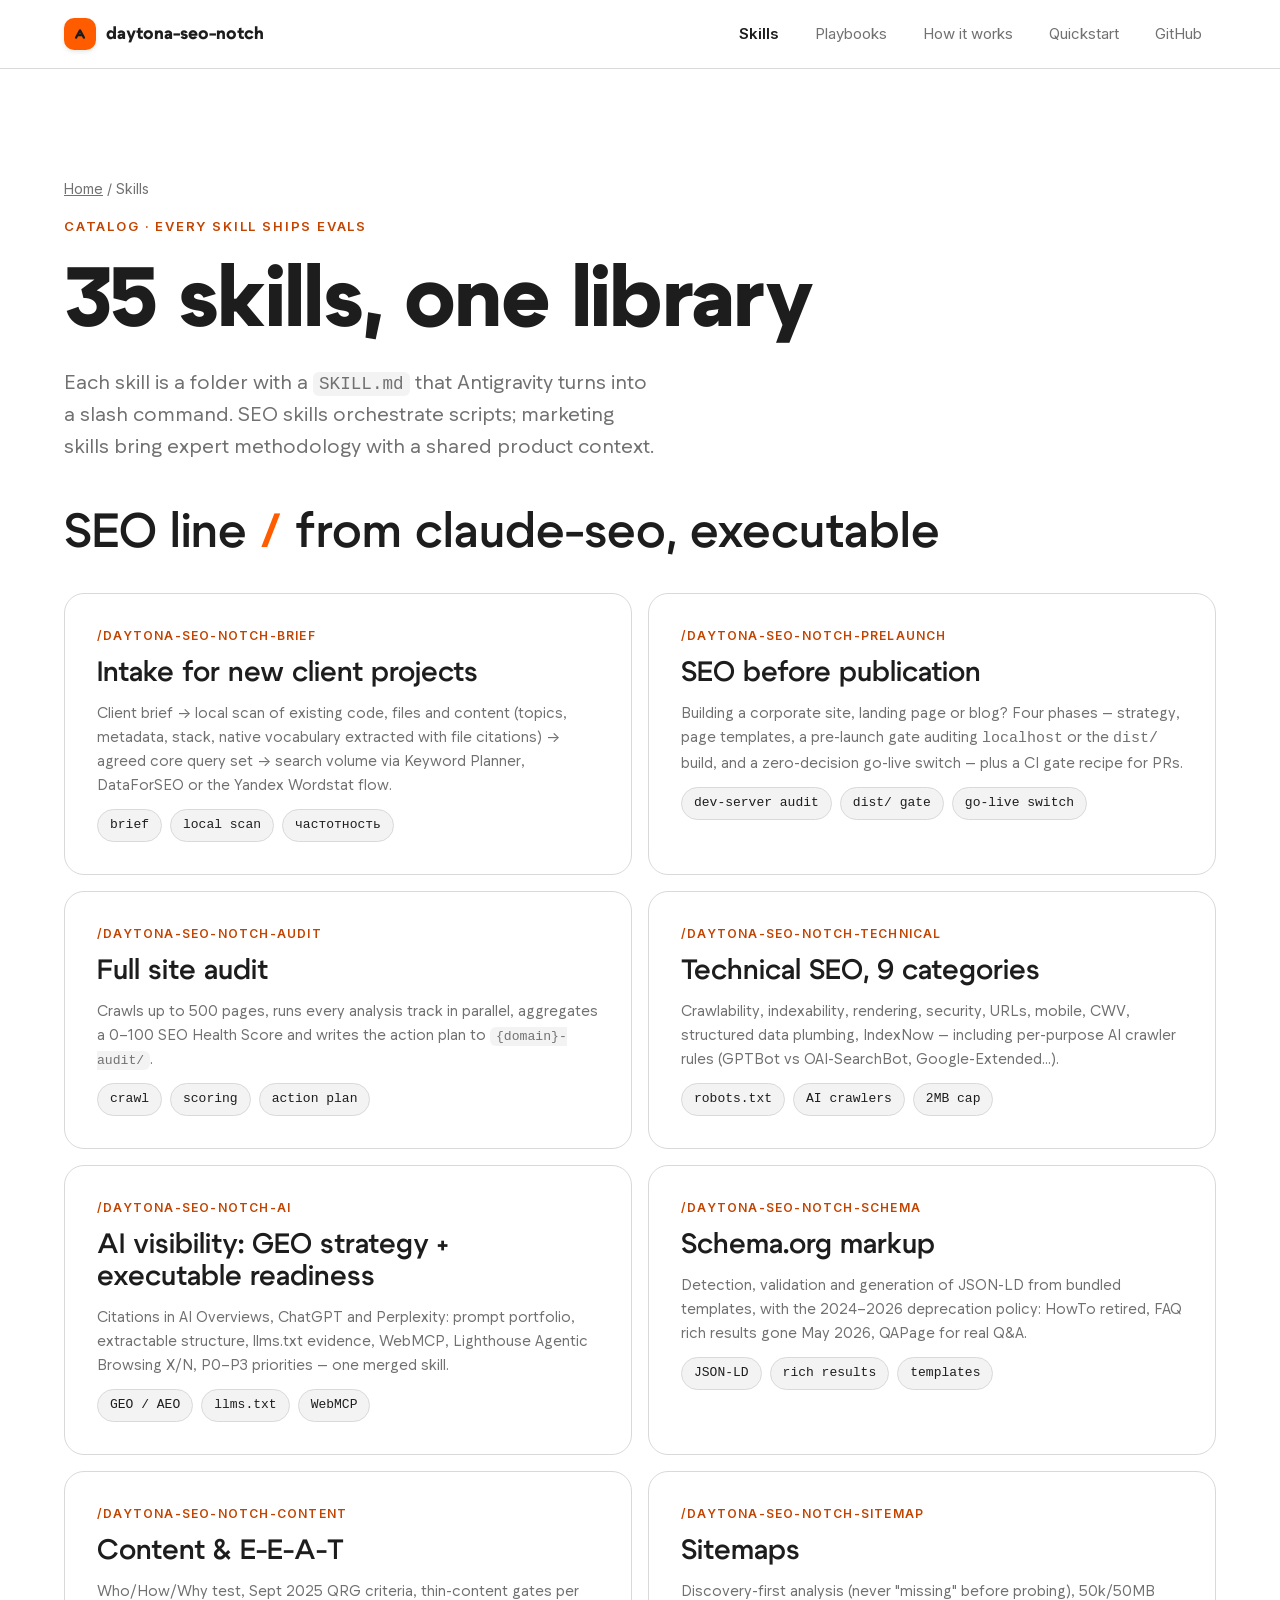
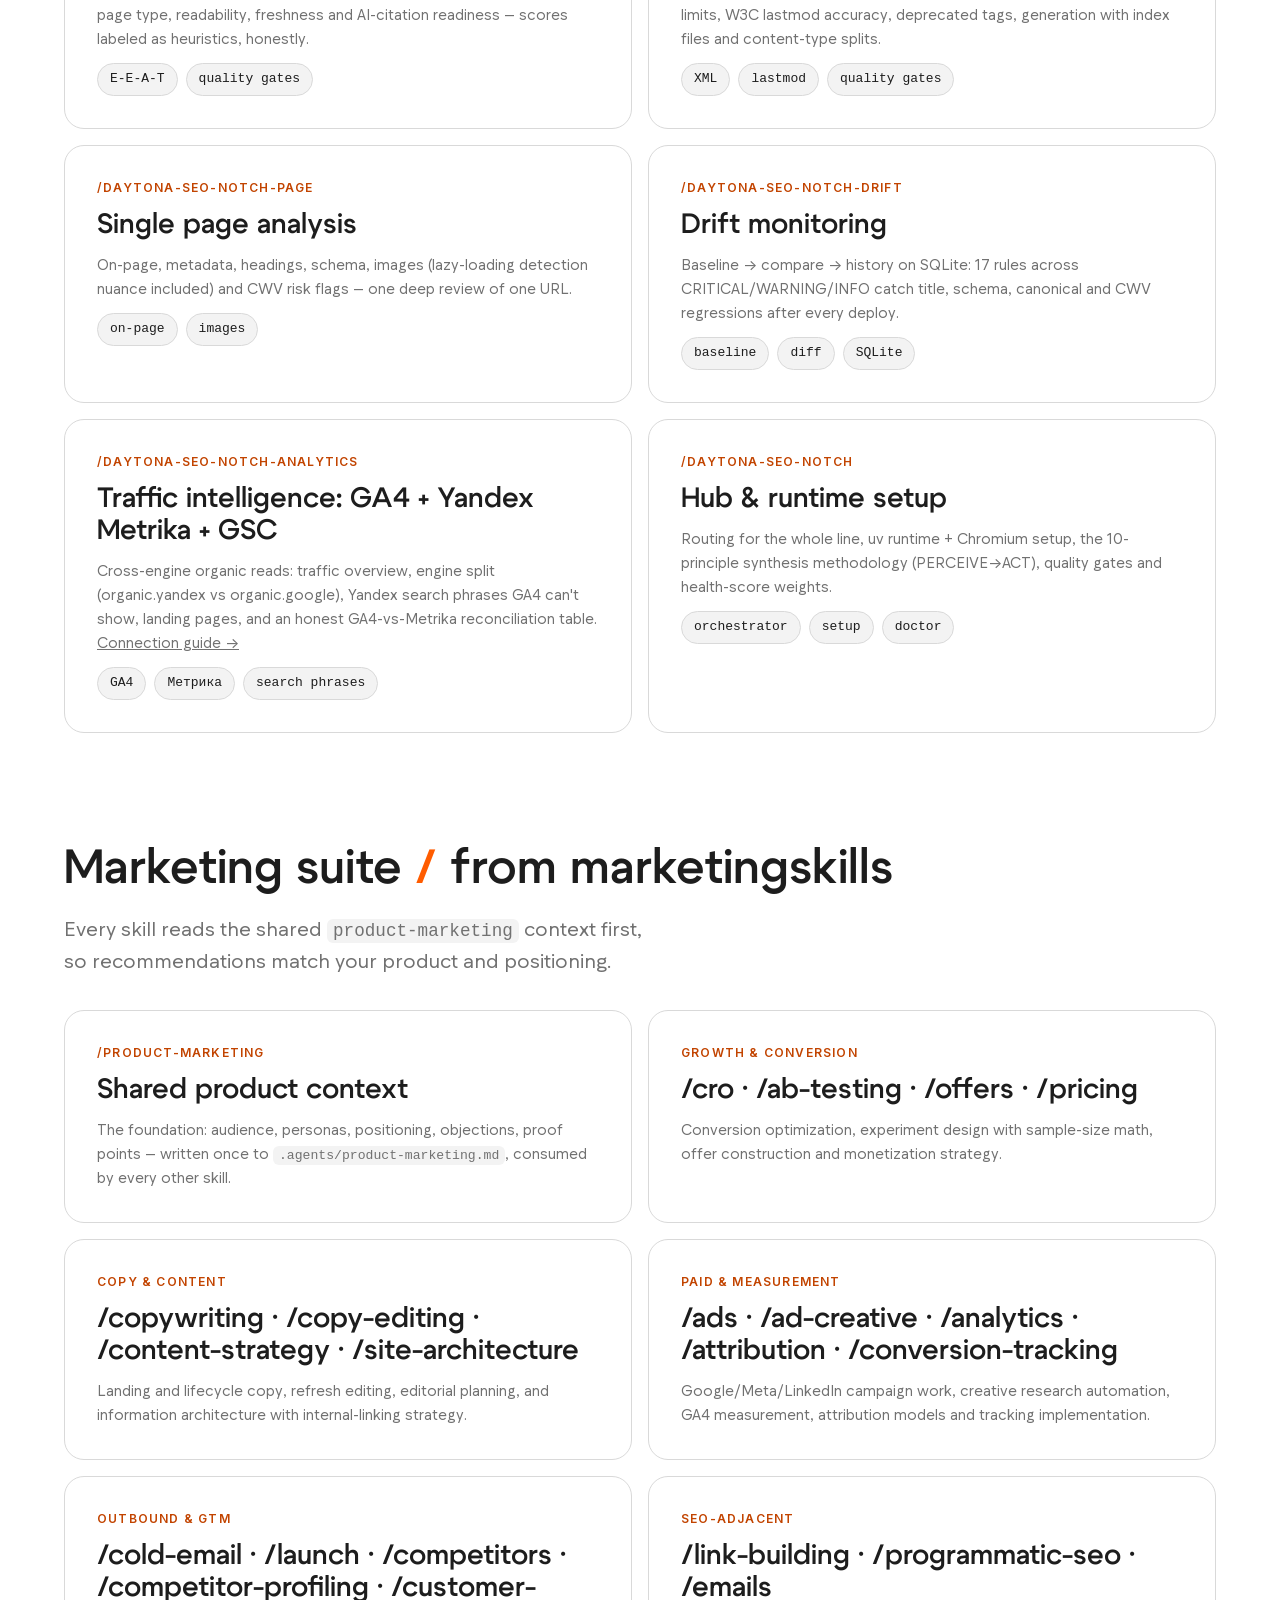
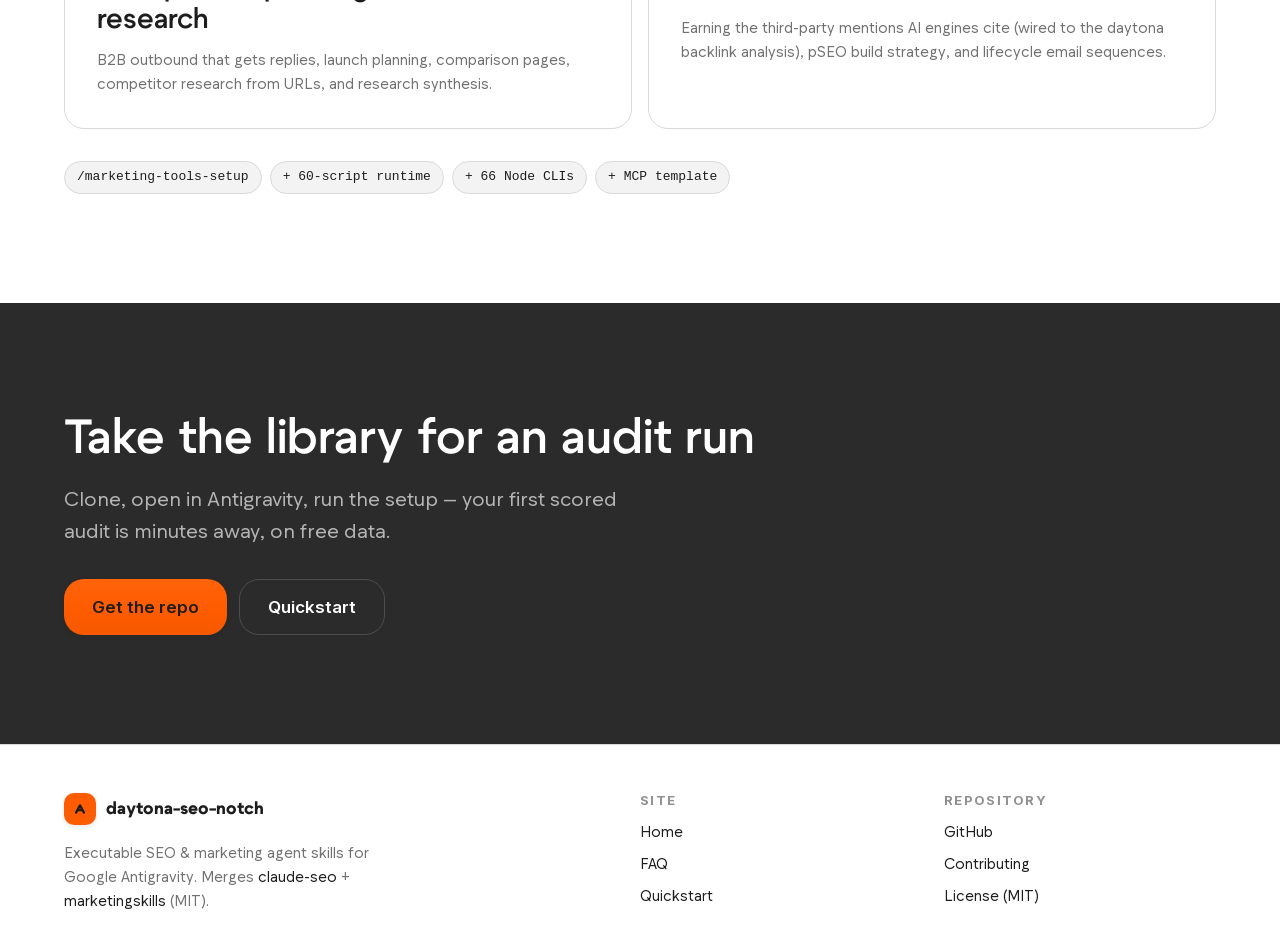
<file: site/skills/index.html>
<!doctype html>
<html lang="en">
<head>
  <meta charset="utf-8">
  <meta name="viewport" content="width=device-width, initial-scale=1">
  <title>All 35 Skills — SEO, GEO &amp; Marketing for Antigravity | daytona-seo-notch</title>
  <meta name="description" content="The full catalog: 12 executable SEO, analytics &amp; pre-launch skills (audit, technical, schema, sitemap, content, AI visibility, drift) and 22 marketing skills (CRO, copywriting, AB testing, ads, emails) as Google Antigravity agent skills.">
  <link rel="canonical" href="https://salacoste.github.io/daytona-seo-notch/skills/">
  <meta name="theme-color" content="#ff5c00">
  <link rel="icon" type="image/svg+xml" href="../assets/favicon.svg">
  <link rel="stylesheet" href="../assets/spacechemical.css">

  <meta property="og:type" content="website">
  <meta property="og:site_name" content="daytona-seo-notch">
  <meta property="og:title" content="All 32 Skills — SEO, GEO &amp; Marketing | daytona-seo-notch">
  <meta property="og:description" content="9 executable SEO skills and 22 marketing skills as native Google Antigravity agent skills.">
  <meta property="og:url" content="https://salacoste.github.io/daytona-seo-notch/skills/">
  <meta property="og:image" content="https://opengraph.githubassets.com/1/salacoste/daytona-seo-notch">
  <meta name="twitter:card" content="summary_large_image">

  <script type="application/ld+json">
  {
    "@context": "https://schema.org",
    "@type": "BreadcrumbList",
    "itemListElement": [
      { "@type": "ListItem", "position": 1, "name": "daytona-seo-notch", "item": "https://salacoste.github.io/daytona-seo-notch/" },
      { "@type": "ListItem", "position": 2, "name": "Skills", "item": "https://salacoste.github.io/daytona-seo-notch/skills/" }
    ]
  }
  </script>
  <script type="application/ld+json">
  {
    "@context": "https://schema.org",
    "@type": "ItemList",
    "name": "daytona-seo-notch skill catalog",
    "numberOfItems": 35,
    "itemListElement": [
      { "@type": "ListItem", "position": 1,  "name": "daytona-seo-notch",       "url": "https://github.com/salacoste/daytona-seo-notch/tree/main/.agents/skills/daytona-seo-notch" },
      { "@type": "ListItem", "position": 2,  "name": "daytona-seo-notch-audit", "url": "https://github.com/salacoste/daytona-seo-notch/tree/main/.agents/skills/daytona-seo-notch-audit" },
      { "@type": "ListItem", "position": 3,  "name": "daytona-seo-notch-page", "url": "https://github.com/salacoste/daytona-seo-notch/tree/main/.agents/skills/daytona-seo-notch-page" },
      { "@type": "ListItem", "position": 4,  "name": "daytona-seo-notch-technical", "url": "https://github.com/salacoste/daytona-seo-notch/tree/main/.agents/skills/daytona-seo-notch-technical" },
      { "@type": "ListItem", "position": 5,  "name": "daytona-seo-notch-content", "url": "https://github.com/salacoste/daytona-seo-notch/tree/main/.agents/skills/daytona-seo-notch-content" },
      { "@type": "ListItem", "position": 6,  "name": "daytona-seo-notch-schema", "url": "https://github.com/salacoste/daytona-seo-notch/tree/main/.agents/skills/daytona-seo-notch-schema" },
      { "@type": "ListItem", "position": 7,  "name": "daytona-seo-notch-sitemap", "url": "https://github.com/salacoste/daytona-seo-notch/tree/main/.agents/skills/daytona-seo-notch-sitemap" },
      { "@type": "ListItem", "position": 8,  "name": "daytona-seo-notch-ai", "url": "https://github.com/salacoste/daytona-seo-notch/tree/main/.agents/skills/daytona-seo-notch-ai" },
      { "@type": "ListItem", "position": 9,  "name": "daytona-seo-notch-drift", "url": "https://github.com/salacoste/daytona-seo-notch/tree/main/.agents/skills/daytona-seo-notch-drift" },
      { "@type": "ListItem", "position": 10, "name": "marketing-tools-setup", "url": "https://github.com/salacoste/daytona-seo-notch/tree/main/.agents/skills/marketing-tools-setup" },
      { "@type": "ListItem", "position": 11, "name": "daytona-seo-notch-analytics", "url": "https://github.com/salacoste/daytona-seo-notch/tree/main/.agents/skills/daytona-seo-notch-analytics" },
      { "@type": "ListItem", "position": 12, "name": "daytona-seo-notch-prelaunch", "url": "https://github.com/salacoste/daytona-seo-notch/tree/main/.agents/skills/daytona-seo-notch-prelaunch" },
      { "@type": "ListItem", "position": 13, "name": "daytona-seo-notch-brief", "url": "https://github.com/salacoste/daytona-seo-notch/tree/main/.agents/skills/daytona-seo-notch-brief" }
    ]
  }
  </script>
</head>
<body>
  <a class="skip" href="#main">Skip to content</a>

  <header class="site-header">
    <div class="container">
      <a class="brand" href="/daytona-seo-notch/" aria-label="daytona-seo-notch — home">
        <span class="brand-mark" aria-hidden="true">
          <svg viewBox="0 0 64 64" fill="none"><path d="M18 45 L32 19 L46 45" stroke="#1d1d1d" stroke-width="8" stroke-linecap="round" stroke-linejoin="round"/><path d="M25 36 H39" stroke="#1d1d1d" stroke-width="8" stroke-linecap="round"/></svg>
        </span>
        daytona-seo-notch
      </a>
      <nav class="site-nav" aria-label="Primary">
        <a href="/daytona-seo-notch/skills/" aria-current="page">Skills</a>
        <a href="/daytona-seo-notch/manuals/">Playbooks</a>
        <a href="/daytona-seo-notch/#how">How it works</a>
        <a href="/daytona-seo-notch/#quickstart">Quickstart</a>
        <a href="https://github.com/salacoste/daytona-seo-notch">GitHub</a>
      </nav>
    </div>
  </header>

  <main id="main">
    <section class="section" aria-labelledby="catalog-title" style="padding-bottom:calc(var(--space-section)*0.4)">
      <div class="container">
        <nav aria-label="Breadcrumb" style="font-family:var(--font-label);font-size:0.875rem;color:var(--color-ink-muted);margin-bottom:var(--space-4)">
          <a href="/daytona-seo-notch/">Home</a> <span aria-hidden="true">/</span> Skills
        </nav>
        <p class="eyebrow">Catalog · every skill ships evals</p>
        <h1 id="catalog-title">35 skills, one library</h1>
        <p class="lead" style="margin-top:var(--space-4)">Each skill is a folder with a <code class="inline">SKILL.md</code> that Antigravity turns into a slash command. SEO skills orchestrate scripts; marketing skills bring expert methodology with a shared product context.</p>
      </div>
    </section>

    <section class="section" aria-labelledby="seo-line-title" style="padding-top:0">
      <div class="container">
        <h2 id="seo-line-title">SEO line <span style="color:var(--color-brand)">/</span> from claude-seo, executable</h2>
        <div class="grid grid-2" style="margin-top:var(--space-8)">
          <article class="card">
            <p class="kicker">/daytona-seo-notch-brief</p>
            <h3>Intake for new client projects</h3>
            <p>Client brief → local scan of existing code, files and content (topics, metadata, stack, native vocabulary extracted with file citations) → agreed core query set → search volume via Keyword Planner, DataForSEO or the Yandex Wordstat flow.</p>
            <p class="chips"><span class="chip">brief</span><span class="chip">local scan</span><span class="chip">частотность</span></p>
          </article>
          <article class="card">
            <p class="kicker">/daytona-seo-notch-prelaunch</p>
            <h3>SEO before publication</h3>
            <p>Building a corporate site, landing page or blog? Four phases — strategy, page templates, a pre-launch gate auditing <code>localhost</code> or the <code>dist/</code> build, and a zero-decision go-live switch — plus a CI gate recipe for PRs.</p>
            <p class="chips"><span class="chip">dev-server audit</span><span class="chip">dist/ gate</span><span class="chip">go-live switch</span></p>
          </article>
          <article class="card">
            <p class="kicker">/daytona-seo-notch-audit</p>
            <h3>Full site audit</h3>
            <p>Crawls up to 500 pages, runs every analysis track in parallel, aggregates a 0–100 SEO Health Score and writes the action plan to <code class="inline">{domain}-audit/</code>.</p>
            <p class="chips"><span class="chip">crawl</span><span class="chip">scoring</span><span class="chip">action plan</span></p>
          </article>
          <article class="card">
            <p class="kicker">/daytona-seo-notch-technical</p>
            <h3>Technical SEO, 9 categories</h3>
            <p>Crawlability, indexability, rendering, security, URLs, mobile, CWV, structured data plumbing, IndexNow — including per-purpose AI crawler rules (GPTBot vs OAI-SearchBot, Google-Extended…).</p>
            <p class="chips"><span class="chip">robots.txt</span><span class="chip">AI crawlers</span><span class="chip">2MB cap</span></p>
          </article>
          <article class="card">
            <p class="kicker">/daytona-seo-notch-ai</p>
            <h3>AI visibility: GEO strategy + executable readiness</h3>
            <p>Citations in AI Overviews, ChatGPT and Perplexity: prompt portfolio, extractable structure, llms.txt evidence, WebMCP, Lighthouse Agentic Browsing X/N, P0–P3 priorities — one merged skill.</p>
            <p class="chips"><span class="chip">GEO / AEO</span><span class="chip">llms.txt</span><span class="chip">WebMCP</span></p>
          </article>
          <article class="card">
            <p class="kicker">/daytona-seo-notch-schema</p>
            <h3>Schema.org markup</h3>
            <p>Detection, validation and generation of JSON-LD from bundled templates, with the 2024–2026 deprecation policy: HowTo retired, FAQ rich results gone May 2026, QAPage for real Q&amp;A.</p>
            <p class="chips"><span class="chip">JSON-LD</span><span class="chip">rich results</span><span class="chip">templates</span></p>
          </article>
          <article class="card">
            <p class="kicker">/daytona-seo-notch-content</p>
            <h3>Content &amp; E-E-A-T</h3>
            <p>Who/How/Why test, Sept 2025 QRG criteria, thin-content gates per page type, readability, freshness and AI-citation readiness — scores labeled as heuristics, honestly.</p>
            <p class="chips"><span class="chip">E-E-A-T</span><span class="chip">quality gates</span></p>
          </article>
          <article class="card">
            <p class="kicker">/daytona-seo-notch-sitemap</p>
            <h3>Sitemaps</h3>
            <p>Discovery-first analysis (never "missing" before probing), 50k/50MB limits, W3C lastmod accuracy, deprecated tags, generation with index files and content-type splits.</p>
            <p class="chips"><span class="chip">XML</span><span class="chip">lastmod</span><span class="chip">quality gates</span></p>
          </article>
          <article class="card">
            <p class="kicker">/daytona-seo-notch-page</p>
            <h3>Single page analysis</h3>
            <p>On-page, metadata, headings, schema, images (lazy-loading detection nuance included) and CWV risk flags — one deep review of one URL.</p>
            <p class="chips"><span class="chip">on-page</span><span class="chip">images</span></p>
          </article>
          <article class="card">
            <p class="kicker">/daytona-seo-notch-drift</p>
            <h3>Drift monitoring</h3>
            <p>Baseline → compare → history on SQLite: 17 rules across CRITICAL/WARNING/INFO catch title, schema, canonical and CWV regressions after every deploy.</p>
            <p class="chips"><span class="chip">baseline</span><span class="chip">diff</span><span class="chip">SQLite</span></p>
          </article>
          <article class="card">
            <p class="kicker">/daytona-seo-notch-analytics</p>
            <h3>Traffic intelligence: GA4 + Yandex Metrika + GSC</h3>
            <p>Cross-engine organic reads: traffic overview, engine split (organic.yandex vs organic.google), Yandex search phrases GA4 can't show, landing pages, and an honest GA4-vs-Metrika reconciliation table. <a href="/daytona-seo-notch/guides/analytics/">Connection guide →</a></p>
            <p class="chips"><span class="chip">GA4</span><span class="chip">Метрика</span><span class="chip">search phrases</span></p>
          </article>
          <article class="card">
            <p class="kicker">/daytona-seo-notch</p>
            <h3>Hub &amp; runtime setup</h3>
            <p>Routing for the whole line, uv runtime + Chromium setup, the 10-principle synthesis methodology (PERCEIVE→ACT), quality gates and health-score weights.</p>
            <p class="chips"><span class="chip">orchestrator</span><span class="chip">setup</span><span class="chip">doctor</span></p>
          </article>
        </div>
      </div>
    </section>

    <section class="section" aria-labelledby="marketing-title" style="padding-top:0">
      <div class="container">
        <h2 id="marketing-title">Marketing suite <span style="color:var(--color-brand)">/</span> from marketingskills</h2>
        <p class="lead" style="margin-top:var(--space-4)">Every skill reads the shared <code class="inline">product-marketing</code> context first, so recommendations match your product and positioning.</p>
        <div class="grid grid-2" style="margin-top:var(--space-8)">
          <article class="card">
            <p class="kicker">/product-marketing</p>
            <h3>Shared product context</h3>
            <p>The foundation: audience, personas, positioning, objections, proof points — written once to <code class="inline">.agents/product-marketing.md</code>, consumed by every other skill.</p>
          </article>
          <article class="card">
            <p class="kicker">Growth &amp; conversion</p>
            <h3>/cro · /ab-testing · /offers · /pricing</h3>
            <p>Conversion optimization, experiment design with sample-size math, offer construction and monetization strategy.</p>
          </article>
          <article class="card">
            <p class="kicker">Copy &amp; content</p>
            <h3>/copywriting · /copy-editing · /content-strategy · /site-architecture</h3>
            <p>Landing and lifecycle copy, refresh editing, editorial planning, and information architecture with internal-linking strategy.</p>
          </article>
          <article class="card">
            <p class="kicker">Paid &amp; measurement</p>
            <h3>/ads · /ad-creative · /analytics · /attribution · /conversion-tracking</h3>
            <p>Google/Meta/LinkedIn campaign work, creative research automation, GA4 measurement, attribution models and tracking implementation.</p>
          </article>
          <article class="card">
            <p class="kicker">Outbound &amp; GTM</p>
            <h3>/cold-email · /launch · /competitors · /competitor-profiling · /customer-research</h3>
            <p>B2B outbound that gets replies, launch planning, comparison pages, competitor research from URLs, and research synthesis.</p>
          </article>
          <article class="card">
            <p class="kicker">SEO-adjacent</p>
            <h3>/link-building · /programmatic-seo · /emails</h3>
            <p>Earning the third-party mentions AI engines cite (wired to the daytona backlink analysis), pSEO build strategy, and lifecycle email sequences.</p>
          </article>
        </div>
        <p class="chips" style="margin-top:var(--space-8)">
          <span class="chip">/marketing-tools-setup</span>
          <span class="chip">+ 60-script runtime</span>
          <span class="chip">+ 66 Node CLIs</span>
          <span class="chip">+ MCP template</span>
        </p>
      </div>
    </section>

    <section class="section band-inverse" aria-labelledby="cta-title">
      <div class="container">
        <h2 id="cta-title">Take the library for an audit run</h2>
        <p class="lead" style="margin-top:var(--space-4)">Clone, open in Antigravity, run the setup — your first scored audit is minutes away, on free data.</p>
        <p style="margin-top:var(--space-8);display:flex;gap:var(--space-3);flex-wrap:wrap">
          <a class="btn btn-primary" href="https://github.com/salacoste/daytona-seo-notch">Get the repo</a>
          <a class="btn btn-ghost" style="color:#fff;border-color:#4d4d4d" href="/daytona-seo-notch/#quickstart">Quickstart</a>
        </p>
      </div>
    </section>
  </main>

  <footer class="site-footer">
    <div class="container">
      <div>
        <a class="brand" href="/daytona-seo-notch/" style="margin-bottom:var(--space-4)">
          <span class="brand-mark" aria-hidden="true"><svg viewBox="0 0 64 64" fill="none"><path d="M18 45 L32 19 L46 45" stroke="#1d1d1d" stroke-width="8" stroke-linecap="round" stroke-linejoin="round"/><path d="M25 36 H39" stroke="#1d1d1d" stroke-width="8" stroke-linecap="round"/></svg></span>
          daytona-seo-notch
        </a>
        <p style="max-width:34ch">Executable SEO &amp; marketing agent skills for Google Antigravity. Merges <a href="https://github.com/AgriciDaniel/claude-seo">claude-seo</a> + <a href="https://github.com/coreyhaines31/marketingskills">marketingskills</a> (MIT).</p>
      </div>
      <div>
        <h4>Site</h4>
        <ul>
          <li><a href="/daytona-seo-notch/">Home</a></li>
          <li><a href="/daytona-seo-notch/#faq">FAQ</a></li>
          <li><a href="/daytona-seo-notch/#quickstart">Quickstart</a></li>
        </ul>
      </div>
      <div>
        <h4>Repository</h4>
        <ul>
          <li><a href="https://github.com/salacoste/daytona-seo-notch">GitHub</a></li>
          <li><a href="https://github.com/salacoste/daytona-seo-notch/blob/main/CONTRIBUTING.md">Contributing</a></li>
          <li><a href="https://github.com/salacoste/daytona-seo-notch/blob/main/LICENSE">License (MIT)</a></li>
        </ul>
      </div>
    </div>
  </footer>
</body>
</html>
</file>
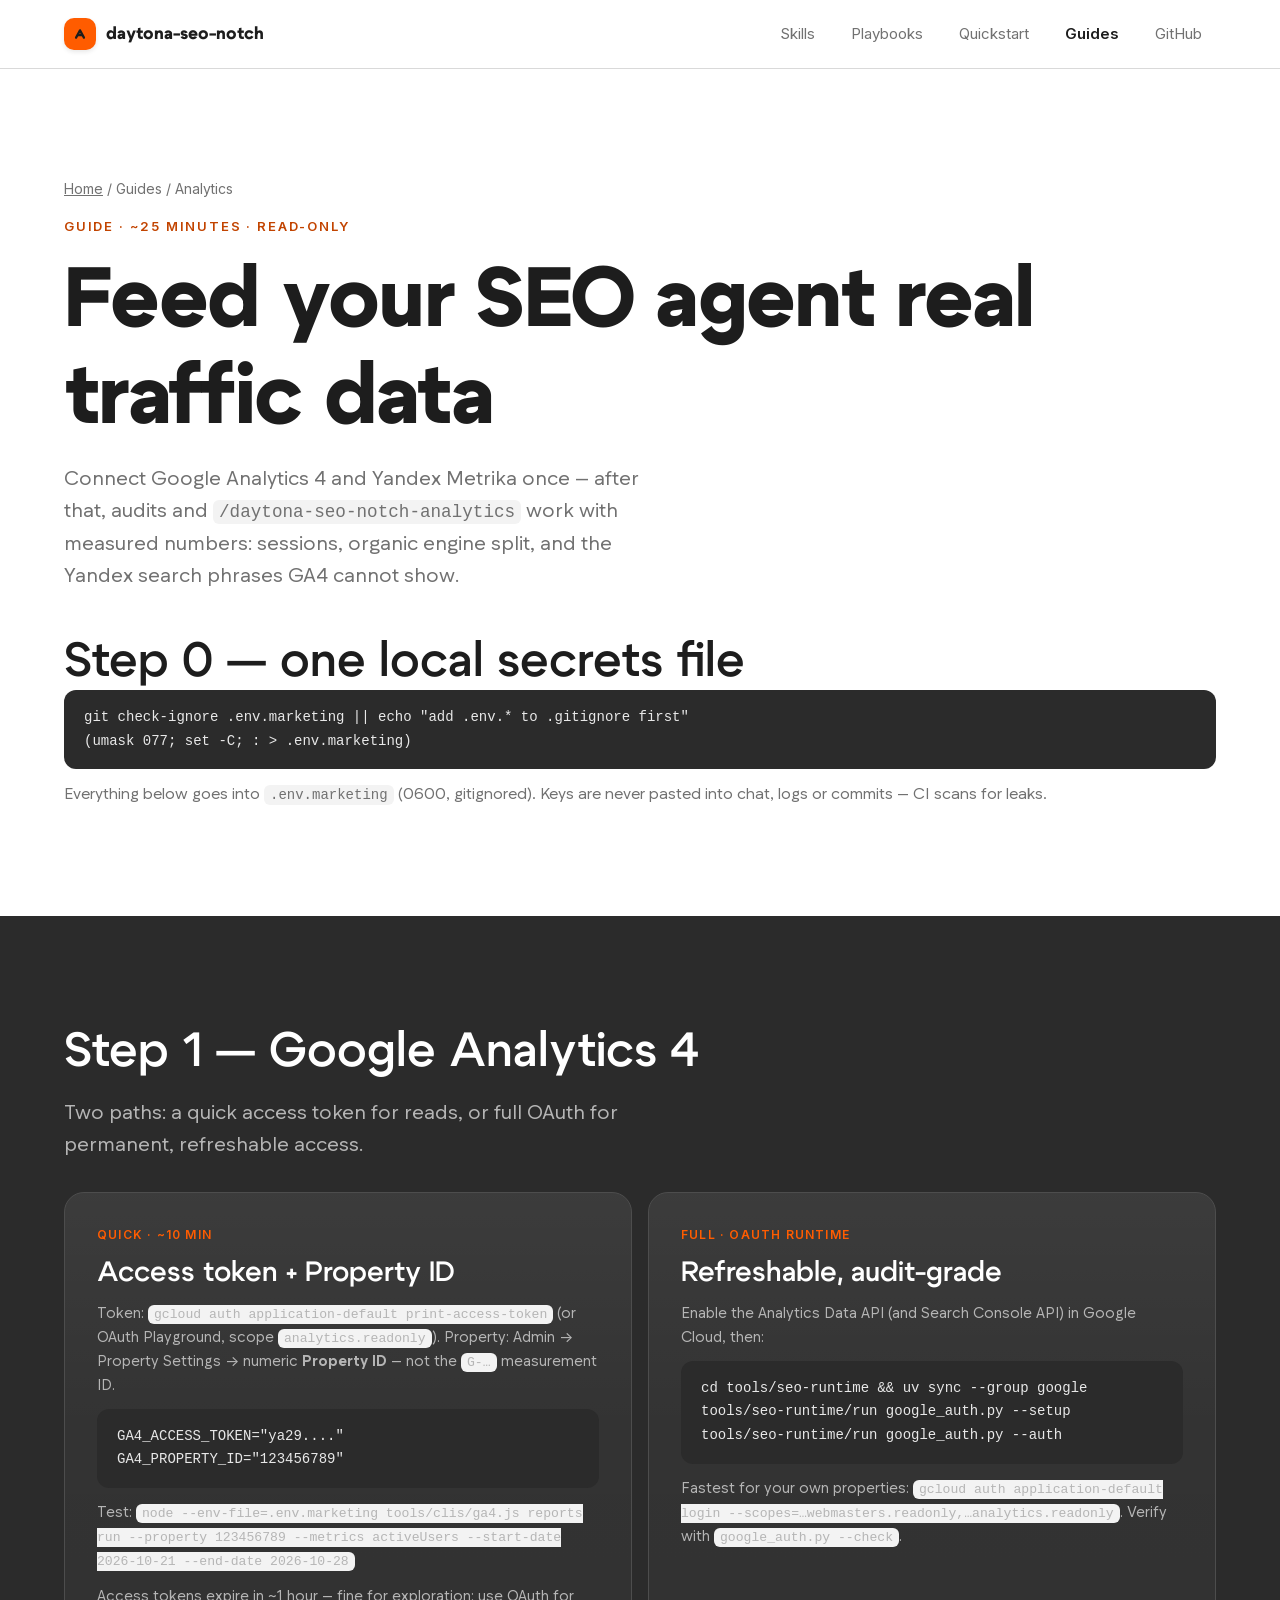
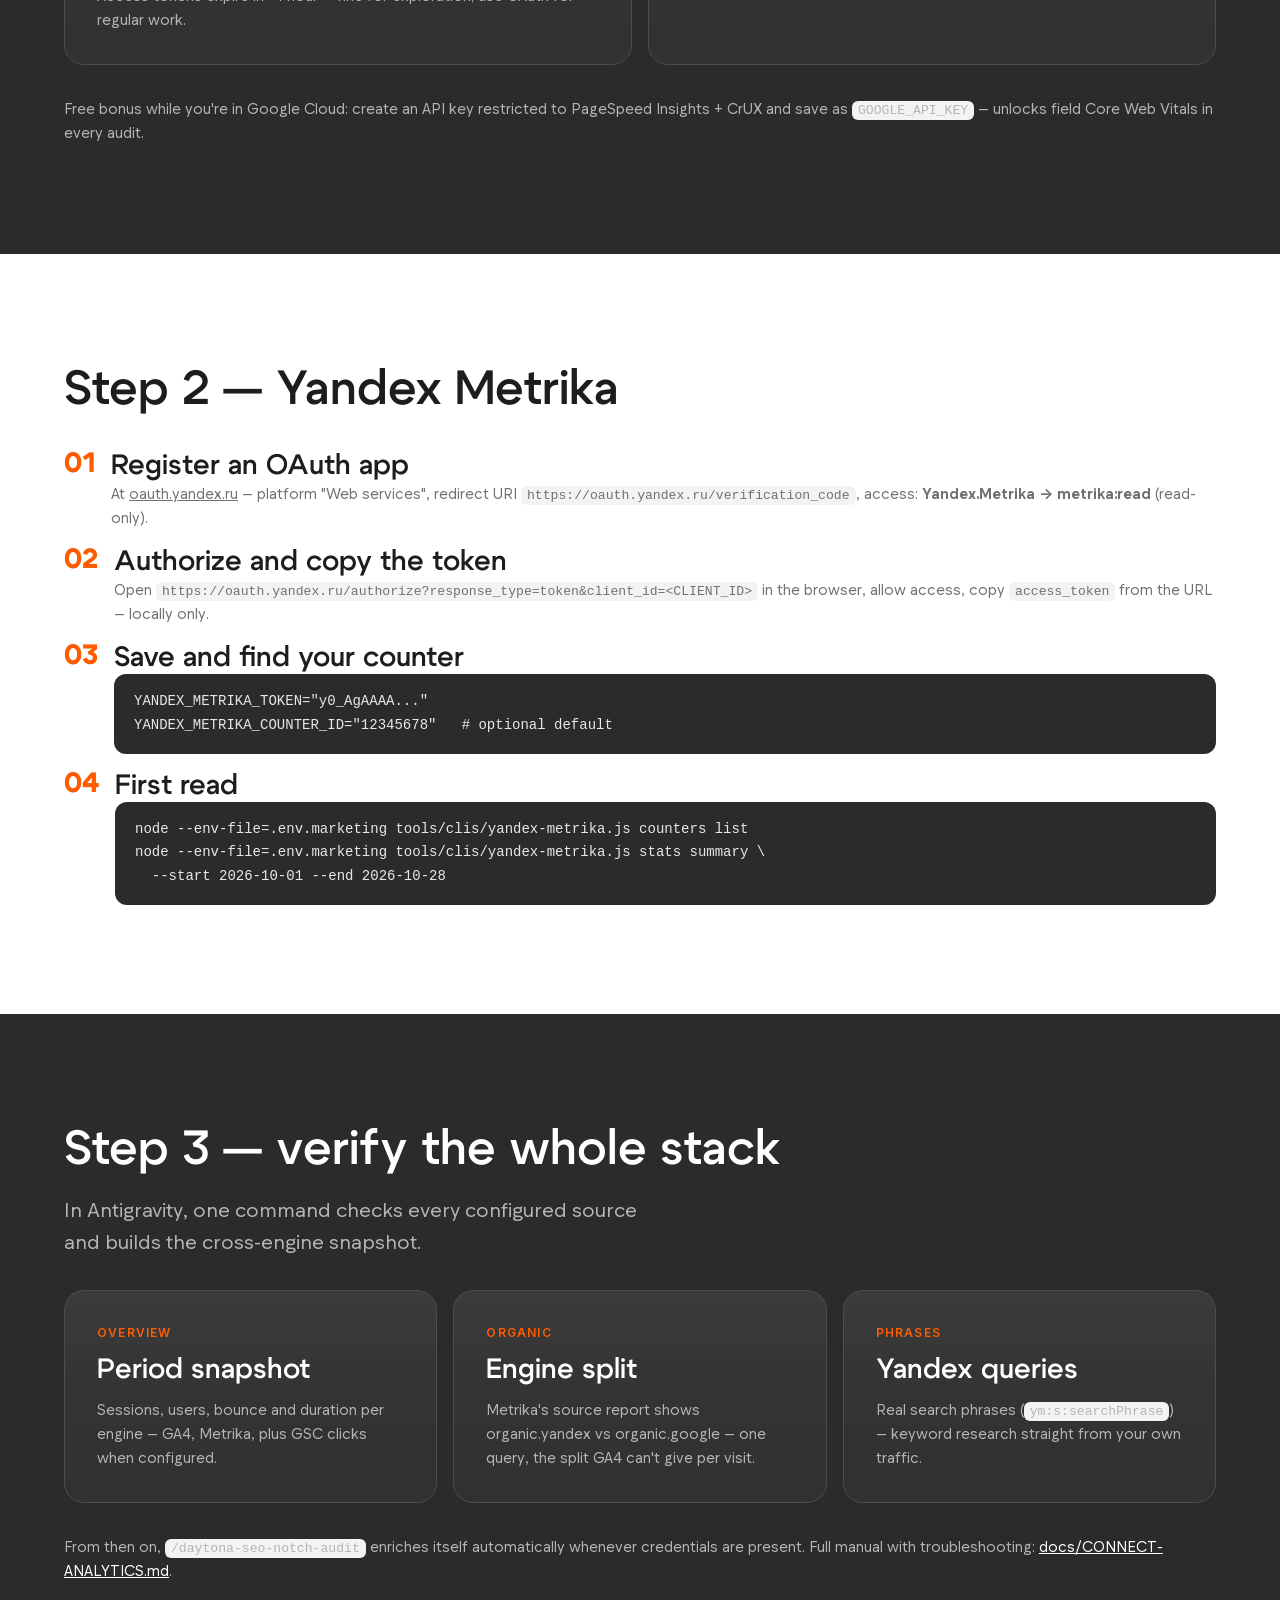
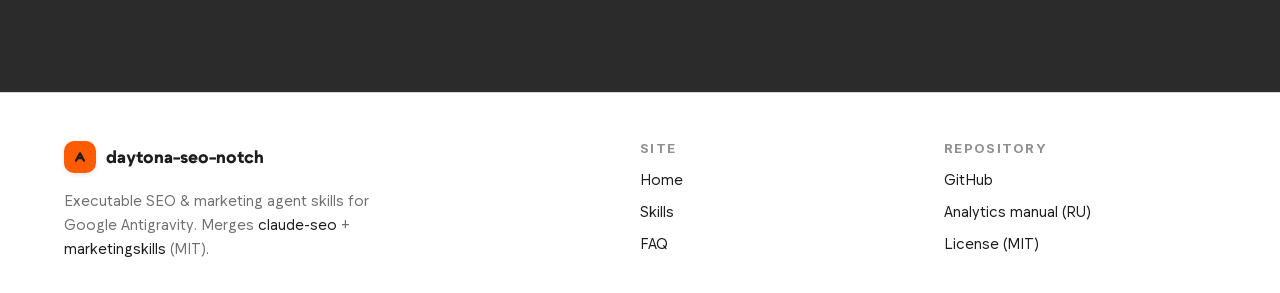
<file: site/guides/analytics/index.html>
<!doctype html>
<html lang="en">
<head>
  <meta charset="utf-8">
  <meta name="viewport" content="width=device-width, initial-scale=1">
  <title>How to Connect Google Analytics 4 + Yandex Metrika — Guide | daytona-seo-notch</title>
  <meta name="description" content="Step-by-step guide: connect GA4 (access token or OAuth) and Yandex Metrika (OAuth, metrika:read) to your Antigravity SEO skills. Read-only, secrets stay in .env.marketing, works with the audit.">
  <link rel="canonical" href="https://salacoste.github.io/daytona-seo-notch/guides/analytics/">
  <meta name="theme-color" content="#ff5c00">
  <link rel="icon" type="image/svg+xml" href="../../assets/favicon.svg">
  <link rel="stylesheet" href="../../assets/spacechemical.css">

  <meta property="og:type" content="article">
  <meta property="og:site_name" content="daytona-seo-notch">
  <meta property="og:title" content="Connect GA4 + Yandex Metrika to your SEO agent — Guide">
  <meta property="og:description" content="Step-by-step: GA4 tokens and OAuth, Yandex Metrika metrika:read, verification and first reports. Read-only, local secrets.">
  <meta property="og:url" content="https://salacoste.github.io/daytona-seo-notch/guides/analytics/">
  <meta name="twitter:card" content="summary_large_image">

  <script type="application/ld+json">
  {
    "@context": "https://schema.org",
    "@type": "HowTo",
    "name": "Connect Google Analytics 4 and Yandex Metrika to daytona-seo-notch",
    "description": "Give the SEO agent real traffic data: GA4 sessions and Yandex Metrika search phrases, read-only, secrets kept local.",
    "totalTime": "PT25M",
    "step": [
      { "@type": "HowToStep", "position": 1, "name": "Create the local secrets file", "text": "Create .env.marketing in the repo root (0600, gitignored) — all keys live here, never in chat or commits." },
      { "@type": "HowToStep", "position": 2, "name": "Connect GA4", "text": "Quick path: a Google access token plus the numeric Property ID in .env.marketing, tested with tools/clis/ga4.js. Full path: uv sync --group google and google_auth.py --auth for a refreshable OAuth setup." },
      { "@type": "HowToStep", "position": 3, "name": "Connect Yandex Metrika", "text": "Register an app on oauth.yandex.ru with scope metrika:read, authorize in the browser, save the token and counter id in .env.marketing, then test with tools/clis/yandex-metrika.js counters list." },
      { "@type": "HowToStep", "position": 4, "name": "Verify the whole stack", "text": "Run /daytona-seo-notch-analytics overview — it detects every configured source and builds a cross-engine traffic snapshot; the audit picks the data up automatically." }
    ]
  }
  </script>
  <script type="application/ld+json">
  {
    "@context": "https://schema.org",
    "@type": "BreadcrumbList",
    "itemListElement": [
      { "@type": "ListItem", "position": 1, "name": "daytona-seo-notch", "item": "https://salacoste.github.io/daytona-seo-notch/" },
      { "@type": "ListItem", "position": 2, "name": "Guides", "item": "https://salacoste.github.io/daytona-seo-notch/guides/" },
      { "@type": "ListItem", "position": 3, "name": "Analytics: GA4 + Yandex Metrika", "item": "https://salacoste.github.io/daytona-seo-notch/guides/analytics/" }
    ]
  }
  </script>
</head>
<body>
  <a class="skip" href="#main">Skip to content</a>

  <header class="site-header">
    <div class="container">
      <a class="brand" href="/daytona-seo-notch/" aria-label="daytona-seo-notch — home">
        <span class="brand-mark" aria-hidden="true">
          <svg viewBox="0 0 64 64" fill="none"><path d="M18 45 L32 19 L46 45" stroke="#1d1d1d" stroke-width="8" stroke-linecap="round" stroke-linejoin="round"/><path d="M25 36 H39" stroke="#1d1d1d" stroke-width="8" stroke-linecap="round"/></svg>
        </span>
        daytona-seo-notch
      </a>
      <nav class="site-nav" aria-label="Primary">
        <a href="/daytona-seo-notch/skills/">Skills</a>
        <a href="/daytona-seo-notch/manuals/">Playbooks</a>
        <a href="/daytona-seo-notch/#quickstart">Quickstart</a>
        <a href="/daytona-seo-notch/guides/analytics/" aria-current="page">Guides</a>
        <a href="https://github.com/salacoste/daytona-seo-notch">GitHub</a>
      </nav>
    </div>
  </header>

  <main id="main">
    <section class="section" style="padding-bottom:calc(var(--space-section)*0.4)">
      <div class="container">
        <nav aria-label="Breadcrumb" style="font-family:var(--font-label);font-size:0.875rem;color:var(--color-ink-muted);margin-bottom:var(--space-4)">
          <a href="/daytona-seo-notch/">Home</a> <span aria-hidden="true">/</span> Guides <span aria-hidden="true">/</span> Analytics
        </nav>
        <p class="eyebrow">Guide · ~25 minutes · read-only</p>
        <h1>Feed your SEO agent real traffic data</h1>
        <p class="lead" style="margin-top:var(--space-4)">Connect Google Analytics 4 and Yandex Metrika once — after that, audits and <code class="inline">/daytona-seo-notch-analytics</code> work with measured numbers: sessions, organic engine split, and the Yandex search phrases GA4 cannot show.</p>
      </div>
    </section>

    <section class="section" style="padding-top:0" aria-labelledby="s0">
      <div class="container">
        <h2 id="s0">Step 0 — one local secrets file</h2>
        <pre>git check-ignore .env.marketing || echo "add .env.* to .gitignore first"
(umask 077; set -C; : > .env.marketing)</pre>
        <p style="margin-top:var(--space-3);color:var(--color-ink-muted)">Everything below goes into <code class="inline">.env.marketing</code> (0600, gitignored). Keys are never pasted into chat, logs or commits — CI scans for leaks.</p>
      </div>
    </section>

    <section class="section band-inverse" aria-labelledby="s1">
      <div class="container">
        <h2 id="s1">Step 1 — Google Analytics 4</h2>
        <p class="lead" style="margin-top:var(--space-4)">Two paths: a quick access token for reads, or full OAuth for permanent, refreshable access.</p>
        <div class="grid grid-2" style="margin-top:var(--space-8)">
          <article class="card">
            <p class="kicker">Quick · ~10 min</p>
            <h3>Access token + Property ID</h3>
            <p>Token: <code class="inline">gcloud auth application-default print-access-token</code> (or OAuth Playground, scope <code class="inline">analytics.readonly</code>). Property: Admin → Property Settings → numeric <strong>Property ID</strong> — not the <code class="inline">G-…</code> measurement ID.</p>
            <pre>GA4_ACCESS_TOKEN="ya29...."
GA4_PROPERTY_ID="123456789"</pre>
            <p>Test: <code class="inline">node --env-file=.env.marketing tools/clis/ga4.js reports run --property 123456789 --metrics activeUsers --start-date 2026-10-21 --end-date 2026-10-28</code></p>
            <p>Access tokens expire in ~1 hour — fine for exploration; use OAuth for regular work.</p>
          </article>
          <article class="card">
            <p class="kicker">Full · OAuth runtime</p>
            <h3>Refreshable, audit-grade</h3>
            <p>Enable the Analytics Data API (and Search Console API) in Google Cloud, then:</p>
            <pre>cd tools/seo-runtime &amp;&amp; uv sync --group google
tools/seo-runtime/run google_auth.py --setup
tools/seo-runtime/run google_auth.py --auth</pre>
            <p>Fastest for your own properties: <code class="inline">gcloud auth application-default login --scopes=…webmasters.readonly,…analytics.readonly</code>. Verify with <code class="inline">google_auth.py --check</code>.</p>
          </article>
        </div>
        <p style="margin-top:var(--space-8);color:#b5b5b5;font-size:0.9375rem">Free bonus while you're in Google Cloud: create an API key restricted to PageSpeed Insights + CrUX and save as <code class="inline">GOOGLE_API_KEY</code> — unlocks field Core Web Vitals in every audit.</p>
      </div>
    </section>

    <section class="section" aria-labelledby="s2">
      <div class="container">
        <h2 id="s2">Step 2 — Yandex Metrika</h2>
        <div class="steps" style="margin-top:var(--space-8)">
          <div class="step"><div><h3>Register an OAuth app</h3><p style="color:var(--color-ink-muted);font-size:0.9375rem">At <a href="https://oauth.yandex.ru">oauth.yandex.ru</a> — platform "Web services", redirect URI <code class="inline">https://oauth.yandex.ru/verification_code</code>, access: <strong>Yandex.Metrika → metrika:read</strong> (read-only).</p></div></div>
          <div class="step"><div><h3>Authorize and copy the token</h3><p style="color:var(--color-ink-muted);font-size:0.9375rem">Open <code class="inline">https://oauth.yandex.ru/authorize?response_type=token&amp;client_id=&lt;CLIENT_ID&gt;</code> in the browser, allow access, copy <code class="inline">access_token</code> from the URL — locally only.</p></div></div>
          <div class="step"><div><h3>Save and find your counter</h3><pre>YANDEX_METRIKA_TOKEN="y0_AgAAAA..."
YANDEX_METRIKA_COUNTER_ID="12345678"   # optional default</pre></div></div>
          <div class="step"><div><h3>First read</h3><pre>node --env-file=.env.marketing tools/clis/yandex-metrika.js counters list
node --env-file=.env.marketing tools/clis/yandex-metrika.js stats summary \
  --start 2026-10-01 --end 2026-10-28</pre></div></div>
        </div>
      </div>
    </section>

    <section class="section band-inverse" aria-labelledby="s3">
      <div class="container">
        <h2 id="s3">Step 3 — verify the whole stack</h2>
        <p class="lead" style="margin-top:var(--space-4)">In Antigravity, one command checks every configured source and builds the cross-engine snapshot.</p>
        <div class="grid grid-3" style="margin-top:var(--space-8)">
          <article class="card"><p class="kicker">overview</p><h3>Period snapshot</h3><p>Sessions, users, bounce and duration per engine — GA4, Metrika, plus GSC clicks when configured.</p></article>
          <article class="card"><p class="kicker">organic</p><h3>Engine split</h3><p>Metrika's source report shows organic.yandex vs organic.google — one query, the split GA4 can't give per visit.</p></article>
          <article class="card"><p class="kicker">phrases</p><h3>Yandex queries</h3><p>Real search phrases (<code class="inline">ym:s:searchPhrase</code>) — keyword research straight from your own traffic.</p></article>
        </div>
        <p style="margin-top:var(--space-8);color:#b5b5b5;font-size:0.9375rem">From then on, <code class="inline">/daytona-seo-notch-audit</code> enriches itself automatically whenever credentials are present. Full manual with troubleshooting: <a href="https://github.com/salacoste/daytona-seo-notch/blob/main/docs/CONNECT-ANALYTICS.md" style="color:#fff">docs/CONNECT-ANALYTICS.md</a>.</p>
      </div>
    </section>
  </main>

  <footer class="site-footer">
    <div class="container">
      <div>
        <a class="brand" href="/daytona-seo-notch/" style="margin-bottom:var(--space-4)">
          <span class="brand-mark" aria-hidden="true"><svg viewBox="0 0 64 64" fill="none"><path d="M18 45 L32 19 L46 45" stroke="#1d1d1d" stroke-width="8" stroke-linecap="round" stroke-linejoin="round"/><path d="M25 36 H39" stroke="#1d1d1d" stroke-width="8" stroke-linecap="round"/></svg></span>
          daytona-seo-notch
        </a>
        <p style="max-width:34ch">Executable SEO &amp; marketing agent skills for Google Antigravity. Merges <a href="https://github.com/AgriciDaniel/claude-seo">claude-seo</a> + <a href="https://github.com/coreyhaines31/marketingskills">marketingskills</a> (MIT).</p>
      </div>
      <div>
        <h4>Site</h4>
        <ul>
          <li><a href="/daytona-seo-notch/">Home</a></li>
          <li><a href="/daytona-seo-notch/skills/">Skills</a></li>
          <li><a href="/daytona-seo-notch/#faq">FAQ</a></li>
        </ul>
      </div>
      <div>
        <h4>Repository</h4>
        <ul>
          <li><a href="https://github.com/salacoste/daytona-seo-notch">GitHub</a></li>
          <li><a href="https://github.com/salacoste/daytona-seo-notch/blob/main/docs/CONNECT-ANALYTICS.md">Analytics manual (RU)</a></li>
          <li><a href="https://github.com/salacoste/daytona-seo-notch/blob/main/LICENSE">License (MIT)</a></li>
        </ul>
      </div>
    </div>
  </footer>
</body>
</html>
</file>
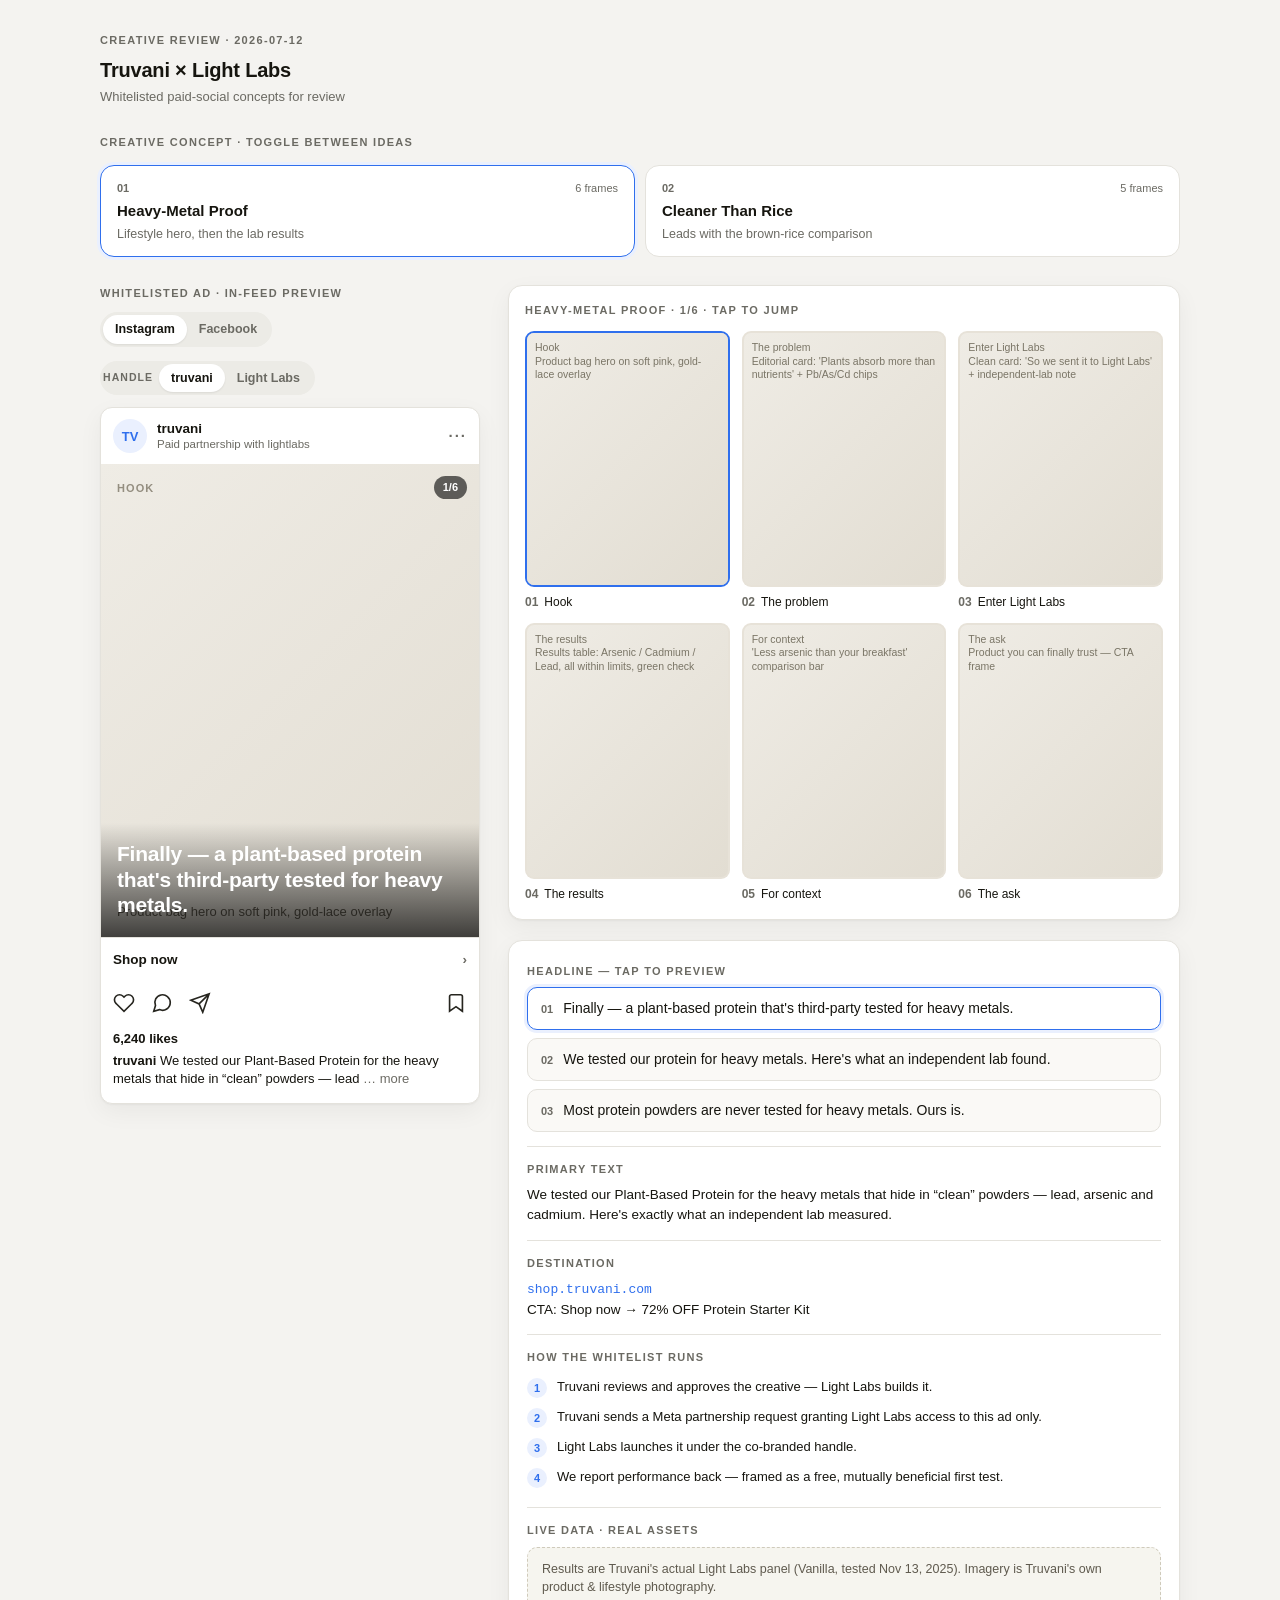
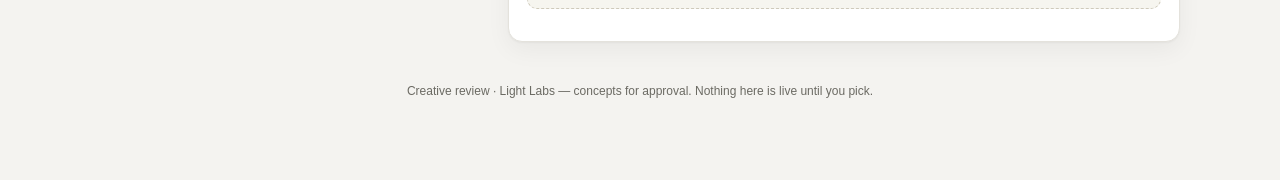
<file: .agents/skills/ad-creative/assets/creative-review-template.html>
<!DOCTYPE html>
<!--
  Creative Review Page — a shareable ad-creative approval artifact.

  HOW TO USE (agents): replace the JSON inside <script id="review-data"> below
  with the real project. Everything else renders from it. The file is
  self-contained — no build, no network, no dependencies. Open it in a browser,
  host it on any static host (Vercel/Netlify/GitHub Pages), or hand off the
  single .html file.

  THE DATA BLOCK IS JSON, NOT JAVASCRIPT:
    - double-quoted keys and strings, no comments, no trailing commas
    - it is inert data (parsed with JSON.parse), so a value can never execute
    - SECURITY: escape every literal "<" in your text values as \u003c so a
      value like "</script>" can never break out of the tag. All values are
      also HTML-escaped again at render time.

  DATA SHAPE — see references/creative-review-page.md for the annotated spec.
  Images: each frame's "image" may be a local path/file URL or a data URI.
  Remote and protocol-relative URLs are blocked; package images with the page.
  If omitted (or the file is missing), a placeholder shows the frame label +
  the image prompt — use this for concepts not yet rendered to image.
-->
<html lang="en">
<head>
<meta charset="utf-8" />
<meta name="viewport" content="width=device-width, initial-scale=1" />
<title>Creative Review</title>
<style>
  :root {
    --bg: #f4f3f0; --card: #ffffff; --ink: #16150f; --muted: #6b6a63;
    --line: #e4e2dc; --accent: #2f6fed; --accent-soft: #eaf0fe;
    --radius: 14px; --shadow: 0 1px 2px rgba(0,0,0,.04), 0 8px 24px rgba(0,0,0,.05);
  }
  * { box-sizing: border-box; }
  body { margin: 0; background: var(--bg); color: var(--ink);
    font: 15px/1.5 -apple-system, BlinkMacSystemFont, "Segoe UI", Roboto, Helvetica, Arial, sans-serif;
    -webkit-font-smoothing: antialiased; }
  .wrap { max-width: 1120px; margin: 0 auto; padding: 32px 20px 80px; }
  .eyebrow { font-size: 11px; font-weight: 700; letter-spacing: .12em; text-transform: uppercase; color: var(--muted); }
  a { color: var(--accent); }

  header.project { margin-bottom: 28px; }
  header.project h1 { font-size: 20px; margin: 6px 0 2px; letter-spacing: -.01em; }
  header.project .sub { color: var(--muted); font-size: 13px; }

  .concepts { display: grid; grid-template-columns: repeat(auto-fit, minmax(210px, 1fr)); gap: 10px; margin: 14px 0 28px; }
  .concept { text-align: left; background: var(--card); border: 1.5px solid var(--line); border-radius: var(--radius);
    padding: 14px 16px; cursor: pointer; transition: border-color .12s, box-shadow .12s; font: inherit; color: inherit; }
  .concept:hover { border-color: #cfcdc6; }
  .concept[aria-pressed="true"] { border-color: var(--accent); box-shadow: 0 0 0 3px var(--accent-soft); background: #fff; }
  .concept .row1 { display: flex; align-items: baseline; justify-content: space-between; gap: 8px; }
  .concept .num { font-size: 11px; font-weight: 700; color: var(--muted); }
  .concept .frames { font-size: 11px; color: var(--muted); }
  .concept .name { font-weight: 650; font-size: 15px; margin: 4px 0 3px; }
  .concept .tag { font-size: 12.5px; color: var(--muted); line-height: 1.35; }

  .grid { display: grid; grid-template-columns: minmax(0, 380px) minmax(0, 1fr); gap: 28px; align-items: start; }
  @media (max-width: 860px) { .grid { grid-template-columns: 1fr; } }
  .col-label { margin-bottom: 10px; }

  .toggles { display: flex; flex-wrap: wrap; gap: 14px; margin-bottom: 12px; }
  .seg { display: inline-flex; background: #ecebe6; border-radius: 999px; padding: 3px; }
  .seg button { border: 0; background: transparent; font: inherit; font-size: 12.5px; font-weight: 600; color: var(--muted);
    padding: 5px 12px; border-radius: 999px; cursor: pointer; }
  .seg button[aria-pressed="true"] { background: #fff; color: var(--ink); box-shadow: 0 1px 2px rgba(0,0,0,.08); }
  .seg .lbl { align-self: center; font-size: 10.5px; font-weight: 700; letter-spacing: .1em; text-transform: uppercase; color: var(--muted); margin-right: 6px; }

  .post { background: var(--card); border: 1px solid var(--line); border-radius: 12px; overflow: hidden; box-shadow: var(--shadow); }
  .post .top { display: flex; align-items: center; gap: 10px; padding: 11px 12px; }
  .post .avatar { width: 34px; height: 34px; border-radius: 50%; background: var(--accent-soft); color: var(--accent);
    display: grid; place-items: center; font-weight: 700; font-size: 13px; overflow: hidden; flex: none; }
  .post .avatar img { width: 100%; height: 100%; object-fit: cover; }
  .post .who { line-height: 1.2; }
  .post .who .name { font-weight: 650; font-size: 13.5px; }
  .post .who .partner { font-size: 11.5px; color: var(--muted); }
  .post .dots { margin-left: auto; color: var(--muted); font-weight: 700; letter-spacing: 2px; }
  .frame { position: relative; aspect-ratio: 4/5; background: #ded9d0; display: grid; }
  .frame img { width: 100%; height: 100%; object-fit: cover; grid-area: 1/1; z-index: 1; }
  .frame .ph { grid-area: 1/1; display: flex; flex-direction: column; justify-content: space-between; padding: 16px;
    background: linear-gradient(135deg,#efece5,#e2ddd2); }
  .frame .ph .plabel { font-size: 11px; font-weight: 700; letter-spacing: .1em; text-transform: uppercase; color: #948e80; }
  .frame .ph .pprompt { font-size: 13px; color: #5f5a4e; line-height: 1.4; }
  .frame .badge { position: absolute; top: 12px; left: 12px; z-index: 2; background: rgba(255,255,255,.92);
    font-size: 11.5px; font-weight: 600; padding: 5px 10px; border-radius: 999px; display: flex; align-items: center; gap: 5px; }
  .frame .counter { position: absolute; top: 12px; right: 12px; z-index: 2; background: rgba(0,0,0,.6); color: #fff; font-size: 11px;
    font-weight: 600; padding: 3px 9px; border-radius: 999px; }
  .frame .headline { position: absolute; left: 0; right: 0; bottom: 0; z-index: 2; padding: 18px 16px 20px; color: #fff;
    font-size: 21px; font-weight: 700; line-height: 1.2; letter-spacing: -.01em;
    background: linear-gradient(to top, rgba(0,0,0,.72), rgba(0,0,0,0)); }
  .frame .headline.light { color: var(--ink); background: linear-gradient(to top, rgba(255,255,255,.85), rgba(255,255,255,0)); }

  /* Instagram chrome */
  .ig-cta { display: flex; align-items: center; justify-content: space-between; padding: 12px; border-top: 1px solid var(--line);
    font-weight: 600; font-size: 13.5px; }
  .ig-cta .chev { color: var(--muted); }
  .ig-actions { display: flex; gap: 16px; padding: 10px 12px 2px; color: #26251f; }
  .ig-actions svg { width: 22px; height: 22px; }
  .ig-actions .save { margin-left: auto; }
  .likes { padding: 6px 12px 2px; font-weight: 650; font-size: 13px; }
  .caption { padding: 2px 12px 14px; font-size: 13px; line-height: 1.4; }
  .caption .h { font-weight: 650; }
  .caption .more { color: var(--muted); }

  /* Facebook chrome — link card below image + text actions */
  .fb-card { display: flex; align-items: center; gap: 12px; padding: 12px; background: #f3f4f6; border-top: 1px solid var(--line); }
  .fb-card .meta { min-width: 0; flex: 1; }
  .fb-card .dom { font-size: 11px; letter-spacing: .04em; text-transform: uppercase; color: var(--muted); }
  .fb-card .hl { font-size: 14px; font-weight: 650; line-height: 1.25; margin-top: 2px; overflow: hidden; }
  .fb-card .btn { flex: none; background: #e4e6eb; color: #050505; font-weight: 650; font-size: 12.5px; padding: 8px 14px; border-radius: 7px; }
  .fb-actions { display: flex; padding: 4px 12px; border-top: 1px solid var(--line); }
  .fb-actions span { flex: 1; text-align: center; padding: 8px 0; font-size: 13px; font-weight: 600; color: var(--muted); }

  .board { background: var(--card); border: 1px solid var(--line); border-radius: var(--radius); padding: 16px; box-shadow: var(--shadow); margin-bottom: 20px; }
  .board .frames-grid { display: grid; grid-template-columns: repeat(3, 1fr); gap: 12px; margin-top: 12px; }
  @media (max-width: 480px) { .board .frames-grid { grid-template-columns: repeat(2, 1fr); } }
  .thumb { border: 0; background: transparent; padding: 0; cursor: pointer; text-align: left; font: inherit; color: inherit; }
  .thumb .box { aspect-ratio: 4/5; border-radius: 9px; overflow: hidden; border: 2px solid transparent; background: #e7e2d8;
    display: grid; transition: border-color .12s; }
  .thumb[aria-current="true"] .box { border-color: var(--accent); }
  .thumb .box img { width: 100%; height: 100%; object-fit: cover; grid-area: 1/1; z-index: 1; }
  .thumb .box .mini { grid-area: 1/1; padding: 8px; font-size: 10.5px; color: #7a7566; line-height: 1.3;
    background: linear-gradient(135deg,#efece5,#e2ddd2); overflow: hidden; }
  .thumb .cap { margin-top: 6px; font-size: 12px; }
  .thumb .cap .n { color: var(--muted); font-weight: 700; margin-right: 6px; }

  .copy { background: var(--card); border: 1px solid var(--line); border-radius: var(--radius); padding: 18px; box-shadow: var(--shadow); }
  .copy .block { padding: 14px 0; border-top: 1px solid var(--line); }
  .copy .block:first-of-type { border-top: 0; padding-top: 4px; }
  .headline-opt { display: flex; gap: 10px; align-items: flex-start; width: 100%; text-align: left; font: inherit; color: inherit;
    background: #faf9f6; border: 1.5px solid var(--line); border-radius: 10px; padding: 11px 13px; cursor: pointer; margin-top: 8px; }
  .headline-opt[aria-pressed="true"] { border-color: var(--accent); background: #fff; box-shadow: 0 0 0 3px var(--accent-soft); }
  .headline-opt .n { font-size: 11px; font-weight: 700; color: var(--muted); margin-top: 2px; }
  .headline-opt .t { font-size: 14px; line-height: 1.35; }
  .kv { font-size: 13.5px; line-height: 1.5; }
  .kv .dest { color: var(--accent); font-family: ui-monospace, SFMono-Regular, Menlo, monospace; font-size: 13px; }
  .steps { margin: 8px 0 0; padding: 0; list-style: none; }
  .steps li { display: flex; gap: 10px; padding: 5px 0; font-size: 13px; line-height: 1.4; }
  .steps li .i { flex: none; width: 20px; height: 20px; border-radius: 50%; background: var(--accent-soft); color: var(--accent);
    display: grid; place-items: center; font-size: 11px; font-weight: 700; }
  .grounding { background: #f6f5ef; border: 1px dashed #cfcabb; border-radius: 10px; padding: 12px 14px; font-size: 12.5px; color: #5f5a4e; line-height: 1.45; margin-top: 8px; }
  .err { background: #fbeaea; border: 1px solid #e6b7b7; color: #8a2b2b; border-radius: 10px; padding: 14px 16px; font-size: 13px; }
  footer { margin-top: 40px; text-align: center; font-size: 12px; color: var(--muted); }
</style>
</head>
<body>

<!-- DATA — replace this JSON with your project (see the comment at the top of the file). -->
<script type="application/json" id="review-data">
{
  "project": {
    "brand": "Truvani",
    "agency": "Light Labs",
    "date": "2026-07-12",
    "note": "Whitelisted paid-social concepts for review"
  },
  "platforms": ["instagram", "facebook"],
  "concepts": [
    {
      "name": "Heavy-Metal Proof",
      "tagline": "Lifestyle hero, then the lab results",
      "handles": [
        { "name": "truvani", "partner": "Paid partnership with lightlabs", "initials": "TV" },
        { "name": "Light Labs", "partner": "Paid partnership with truvani", "initials": "LL" }
      ],
      "frames": [
        { "label": "Hook", "prompt": "Product bag hero on soft pink, gold-lace overlay", "headline": "Finally — a plant-based protein that's third-party tested for heavy metals.", "headlineTheme": "dark" },
        { "label": "The problem", "prompt": "Editorial card: 'Plants absorb more than nutrients' + Pb/As/Cd chips" },
        { "label": "Enter Light Labs", "prompt": "Clean card: 'So we sent it to Light Labs' + independent-lab note" },
        { "label": "The results", "prompt": "Results table: Arsenic / Cadmium / Lead, all within limits, green check" },
        { "label": "For context", "prompt": "'Less arsenic than your breakfast' comparison bar" },
        { "label": "The ask", "prompt": "Product you can finally trust — CTA frame", "headline": "Protein you can finally trust." }
      ],
      "headlines": [
        "Finally — a plant-based protein that's third-party tested for heavy metals.",
        "We tested our protein for heavy metals. Here's what an independent lab found.",
        "Most protein powders are never tested for heavy metals. Ours is."
      ],
      "likes": "6,240",
      "primaryText": "We tested our Plant-Based Protein for the heavy metals that hide in “clean” powders — lead, arsenic and cadmium. Here's exactly what an independent lab measured.",
      "destination": { "url": "shop.truvani.com", "cta": "Shop now", "offer": "72% OFF Protein Starter Kit" },
      "rollout": {
        "title": "How the whitelist runs",
        "steps": [
          "Truvani reviews and approves the creative — Light Labs builds it.",
          "Truvani sends a Meta partnership request granting Light Labs access to this ad only.",
          "Light Labs launches it under the co-branded handle.",
          "We report performance back — framed as a free, mutually beneficial first test."
        ]
      },
      "grounding": "Results are Truvani's actual Light Labs panel (Vanilla, tested Nov 13, 2025). Imagery is Truvani's own product & lifestyle photography."
    },
    {
      "name": "Cleaner Than Rice",
      "tagline": "Leads with the brown-rice comparison",
      "frames": [
        { "label": "Hook", "prompt": "Split visual: brown rice vs protein scoop", "headline": "Your “clean” brown rice protein? Test it.", "headlineTheme": "dark" },
        { "label": "The claim", "prompt": "Stat card comparing arsenic levels" },
        { "label": "The proof", "prompt": "Light Labs results table" },
        { "label": "The context", "prompt": "What the numbers mean, plainly" },
        { "label": "The ask", "prompt": "Starter-kit offer frame", "headline": "Trust the label. Then trust the test." }
      ],
      "headlines": [
        "Your “clean” brown rice protein? Test it.",
        "Brown rice protein is often the worst offender for arsenic. We checked ours.",
        "“Plant-based” doesn't mean “clean.” We have the lab panel to prove ours is."
      ],
      "primaryText": "Brown-rice protein is one of the most common sources of dietary arsenic. So we sent ours to an independent lab. Here's the panel.",
      "destination": { "url": "shop.truvani.com", "cta": "Shop now", "offer": "72% OFF Protein Starter Kit" },
      "grounding": "Comparison figures are from Truvani's Light Labs panel and published dietary-arsenic ranges. No competitor is named."
    }
  ]
}
</script>

<div class="wrap">
  <header class="project" id="project"></header>
  <div class="eyebrow">Creative concept · toggle between ideas</div>
  <div class="concepts" id="concepts"></div>
  <div class="grid">
    <section>
      <div class="eyebrow col-label" id="preview-label">In-feed preview</div>
      <div class="toggles" id="toggles"></div>
      <div class="post" id="post"></div>
    </section>
    <section>
      <div class="board">
        <div class="eyebrow" id="board-label">Storyboard · tap to jump</div>
        <div class="frames-grid" id="frames-grid"></div>
      </div>
      <div class="copy" id="copy"></div>
    </section>
  </div>
  <footer id="footer"></footer>
</div>

<script>
/* ============================================================================
   RENDER — generic; no need to edit when swapping the DATA JSON above.
   ========================================================================== */
const esc = (s) => String(s == null ? "" : s).replace(/[&<>"']/g, c => (
  { "&": "&amp;", "<": "&lt;", ">": "&gt;", '"': "&quot;", "'": "&#39;" }[c]));
const PLATFORMS = { instagram: "Instagram", facebook: "Facebook" };

let DATA;
try {
  DATA = JSON.parse(document.getElementById("review-data").textContent);
} catch (e) {
  document.querySelector(".wrap").innerHTML =
    '<div class="err"><b>Couldn\'t read the review data.</b><br/>The <code>#review-data</code> block must be valid JSON — double-quoted keys and strings, no comments, no trailing commas. Parser said: ' + esc(e.message) + '</div>';
  throw e;
}

function invalid(msg) {
  document.querySelector(".wrap").innerHTML =
    '<div class="err"><b>The review data is missing something.</b><br/>' + esc(msg) + '</div>';
  throw new Error(msg);
}
if (!DATA || !Array.isArray(DATA.concepts) || !DATA.concepts.length)
  invalid('"concepts" must be a non-empty array.');
DATA.concepts.forEach((c, i) => {
  if (!c || typeof c !== "object") invalid(`concepts[${i}] must be an object.`);
  if (!Array.isArray(c.frames) || !c.frames.length) invalid(`concepts[${i}].frames must be a non-empty array.`);
});

const state = { concept: 0, frame: 0, platform: null, handle: 0, headline: 0 };
const concept = () => DATA.concepts[state.concept];

// platforms restricted to the ones we can render; default to first valid
const platformList = () => (DATA.platforms || ["instagram"]).filter(p => PLATFORMS[p]);
state.platform = platformList()[0] || "instagram";

const heart = '<svg viewBox="0 0 24 24" fill="none" stroke="currentColor" stroke-width="1.8"><path d="M20.8 4.6a5.5 5.5 0 0 0-7.8 0L12 5.6l-1-1a5.5 5.5 0 1 0-7.8 7.8l1 1L12 21l7.8-7.6 1-1a5.5 5.5 0 0 0 0-7.8z"/></svg>';
const comment = '<svg viewBox="0 0 24 24" fill="none" stroke="currentColor" stroke-width="1.8"><path d="M21 11.5a8.4 8.4 0 0 1-11.8 7.7L3 21l1.9-6.2A8.4 8.4 0 1 1 21 11.5z"/></svg>';
const share = '<svg viewBox="0 0 24 24" fill="none" stroke="currentColor" stroke-width="1.8"><path d="M22 2 11 13M22 2l-7 20-4-9-9-4 20-7z"/></svg>';
const bookmark = '<svg viewBox="0 0 24 24" fill="none" stroke="currentColor" stroke-width="1.8"><path d="M19 21l-7-5-7 5V5a2 2 0 0 1 2-2h10a2 2 0 0 1 2 2z"/></svg>';

function renderProject() {
  const p = DATA.project || {};
  const line = [p.brand, p.agency && `× ${p.agency}`].filter(Boolean).join(" ");
  document.getElementById("project").innerHTML =
    `<div class="eyebrow">Creative review${p.date ? " · " + esc(p.date) : ""}</div>
     <h1>${esc(line || "Ad creative")}</h1>${p.note ? `<div class="sub">${esc(p.note)}</div>` : ""}`;
  document.getElementById("footer").innerHTML =
    `Creative review${p.agency ? " · " + esc(p.agency) : ""} — concepts for approval. Nothing here is live until you pick.`;
}

function renderConcepts() {
  document.getElementById("concepts").innerHTML = DATA.concepts.map((c, i) => `
    <button class="concept" aria-pressed="${i === state.concept}" data-i="${i}">
      <div class="row1"><span class="num">${String(i + 1).padStart(2, "0")}</span>
        <span class="frames">${c.frames.length} frame${c.frames.length === 1 ? "" : "s"}</span></div>
      <div class="name">${esc(c.name)}</div>
      <div class="tag">${esc(c.tagline || "")}</div>
    </button>`).join("");
  document.querySelectorAll(".concept").forEach(b =>
    b.onclick = () => { state.concept = +b.dataset.i; state.frame = 0; state.handle = 0; state.headline = 0; renderAll(); });
}

function handles() {
  return concept().handles || [{
    name: DATA.project?.brand || "brand",
    partner: DATA.project?.agency ? "Paid partnership with " + DATA.project.agency.toLowerCase() : "Sponsored",
    initials: (DATA.project?.brand || "AD").slice(0, 2).toUpperCase()
  }];
}

function renderToggles() {
  const plats = platformList(), hs = handles();
  let html = "";
  if (plats.length > 1) {
    html += `<div class="seg" role="group">${plats.map(p =>
      `<button data-plat="${esc(p)}" aria-pressed="${p === state.platform}">${esc(PLATFORMS[p])}</button>`).join("")}</div>`;
  }
  if (hs.length > 1) {
    html += `<div class="seg" role="group"><span class="lbl">Handle</span>${hs.map((h, i) =>
      `<button data-handle="${i}" aria-pressed="${i === state.handle}">${esc(h.name)}</button>`).join("")}</div>`;
  }
  const el = document.getElementById("toggles");
  el.innerHTML = html;
  el.querySelectorAll("[data-plat]").forEach(b => b.onclick = () => { state.platform = b.dataset.plat; renderToggles(); renderPost(); });
  el.querySelectorAll("[data-handle]").forEach(b => b.onclick = () => { state.handle = +b.dataset.handle; renderToggles(); renderPost(); });
  document.getElementById("preview-label").textContent = (hs.length > 1 ? "Whitelisted ad · " : "") + "In-feed preview";
}

// Classify with the browser URL parser; tabs/newlines and backslashes can hide a remote URL.
function localImageSource(value) {
  if (typeof value !== "string") return "";
  const syntax = value.replace(/[\t\n\r]/g, "").replace(/\\/g, "/")
    .replace(/^[\u0000-\u0020]+|[\u0000-\u0020]+$/g, "");
  if (/^\/\//.test(syntax)) return "";
  try {
    const base = new URL(document.baseURI);
    const image = new URL(value, base);
    if (image.protocol === "data:" || (image.protocol === "file:" && !image.host)) return value;
    // Hosted relative assets stay on the review page's origin; absolute network URLs stay blocked.
    if (!/^[a-z][a-z0-9+.-]*:/i.test(syntax) && image.origin === base.origin) return value;
  } catch (_) { /* An invalid source falls back to the placeholder. */ }
  return "";
}

// placeholder underneath + image on top; a missing/broken image removes itself → placeholder shows
function frameVisual(f, phCls) {
  const ph = `<div class="${phCls}"><div class="plabel">${esc(f.label)}</div><div class="pprompt">${esc(f.prompt || "")}</div></div>`;
  // Only local/relative or data: image sources — block remote URLs so the page stays offline and cannot beacon on open.
  const localImg = localImageSource(f.image);
  const img = localImg ? `<img src="${esc(localImg)}" alt="${esc(f.label)}" onerror="this.remove()" />` : "";
  return ph + img;
}

function frameHTML(c, f) {
  const total = c.frames.length;
  const headlineText = state.frame === 0 ? (c.headlines?.[state.headline] || f.headline || "") : (f.headline || "");
  const theme = f.headlineTheme === "light" ? " light" : "";
  return `<div class="frame">
      ${frameVisual(f, "ph")}
      <span class="counter">${state.frame + 1}/${total}</span>
      ${headlineText ? `<div class="headline${theme}">${esc(headlineText)}</div>` : ""}
    </div>`;
}

function renderPost() {
  const c = concept(), f = c.frames[state.frame], h = handles()[state.handle] || handles()[0];
  const dest = c.destination || {};
  const top = `<div class="top">
      <div class="avatar">${h.initials ? esc(h.initials) : ""}</div>
      <div class="who"><div class="name">${esc(h.name)}</div><div class="partner">${esc(h.partner || "Sponsored")}</div></div>
      <div class="dots">···</div>
    </div>`;

  let chrome;
  if (state.platform === "facebook") {
    const domain = dest.url ? esc(dest.url) : "";
    const hl = c.headlines?.[state.headline] || f.headline || dest.offer || "";
    chrome = `<div class="fb-card">
        <div class="meta"><div class="dom">${domain}</div><div class="hl">${esc(hl)}</div></div>
        ${dest.cta ? `<div class="btn">${esc(dest.cta)}</div>` : ""}
      </div>
      <div class="fb-actions"><span>Like</span><span>Comment</span><span>Share</span></div>`;
  } else {
    chrome = `<div class="ig-cta"><span>${esc(dest.cta || "Learn more")}</span><span class="chev">›</span></div>
      <div class="ig-actions">${heart}${comment}${share}<span class="save">${bookmark}</span></div>
      ${c.likes ? `<div class="likes">${esc(c.likes)} likes</div>` : ""}
      <div class="caption"><span class="h">${esc(h.name)}</span> ${esc((c.primaryText || "").slice(0, 90))}<span class="more"> … more</span></div>`;
  }

  document.getElementById("post").innerHTML = top + frameHTML(c, f) + chrome;
  document.getElementById("board-label").textContent = `${c.name} · ${state.frame + 1}/${c.frames.length} · tap to jump`;
}

function renderBoard() {
  const c = concept();
  document.getElementById("frames-grid").innerHTML = c.frames.map((f, i) => `
    <button class="thumb" aria-current="${i === state.frame}" data-i="${i}">
      <div class="box">${frameVisual(f, "mini")}</div>
      <div class="cap"><span class="n">${String(i + 1).padStart(2, "0")}</span>${esc(f.label)}</div>
    </button>`).join("");
  document.querySelectorAll(".thumb").forEach(b =>
    b.onclick = () => { state.frame = +b.dataset.i; renderPost(); renderBoard(); });
}

function renderCopy() {
  const c = concept(), dest = c.destination || {};
  let html = "";
  if (c.headlines?.length) {
    html += `<div class="block"><div class="eyebrow">Headline — tap to preview</div>${c.headlines.map((h, i) =>
      `<button class="headline-opt" aria-pressed="${i === state.headline}" data-i="${i}">
        <span class="n">${String(i + 1).padStart(2, "0")}</span><span class="t">${esc(h)}</span></button>`).join("")}</div>`;
  }
  if (c.primaryText) html += `<div class="block"><div class="eyebrow">Primary text</div><div class="kv" style="margin-top:8px">${esc(c.primaryText)}</div></div>`;
  if (dest.url || dest.cta) {
    html += `<div class="block"><div class="eyebrow">Destination</div><div class="kv" style="margin-top:8px">
      ${dest.url ? `<span class="dest">${esc(dest.url)}</span><br/>` : ""}
      ${dest.cta ? `CTA: ${esc(dest.cta)}` : ""}${dest.offer ? ` → ${esc(dest.offer)}` : ""}</div></div>`;
  }
  if (c.rollout?.steps?.length) {
    html += `<div class="block"><div class="eyebrow">${esc(c.rollout.title || "How it runs")}</div>
      <ol class="steps">${c.rollout.steps.map((s, i) => `<li><span class="i">${i + 1}</span><span>${esc(s)}</span></li>`).join("")}</ol></div>`;
  }
  if (c.grounding) html += `<div class="block"><div class="eyebrow">Live data · real assets</div><div class="grounding">${esc(c.grounding)}</div></div>`;
  const el = document.getElementById("copy");
  el.innerHTML = html;
  el.querySelectorAll(".headline-opt").forEach(b =>
    b.onclick = () => { state.headline = +b.dataset.i; state.frame = 0; renderPost(); renderBoard(); renderCopy(); });
}

function renderAll() { renderConcepts(); renderToggles(); renderPost(); renderBoard(); renderCopy(); }
renderProject();
renderAll();
</script>
</body>
</html>
</file>
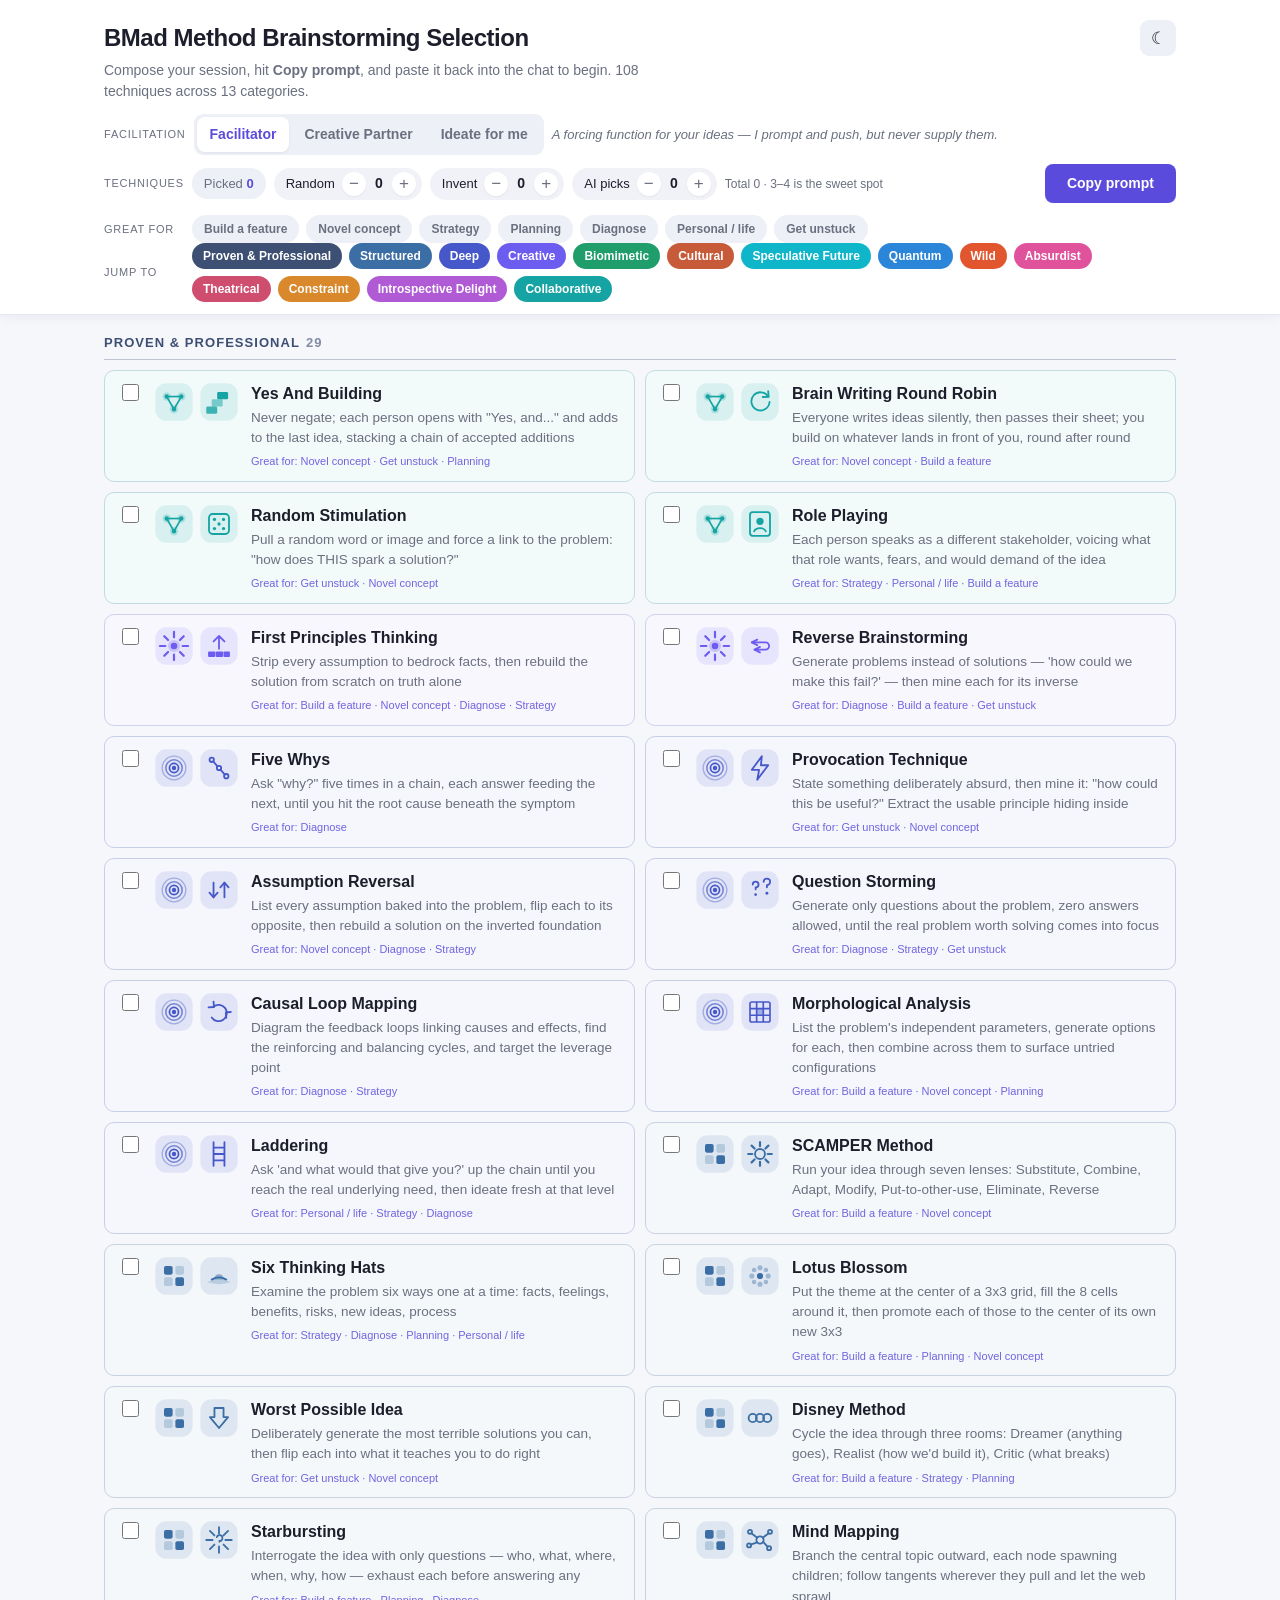
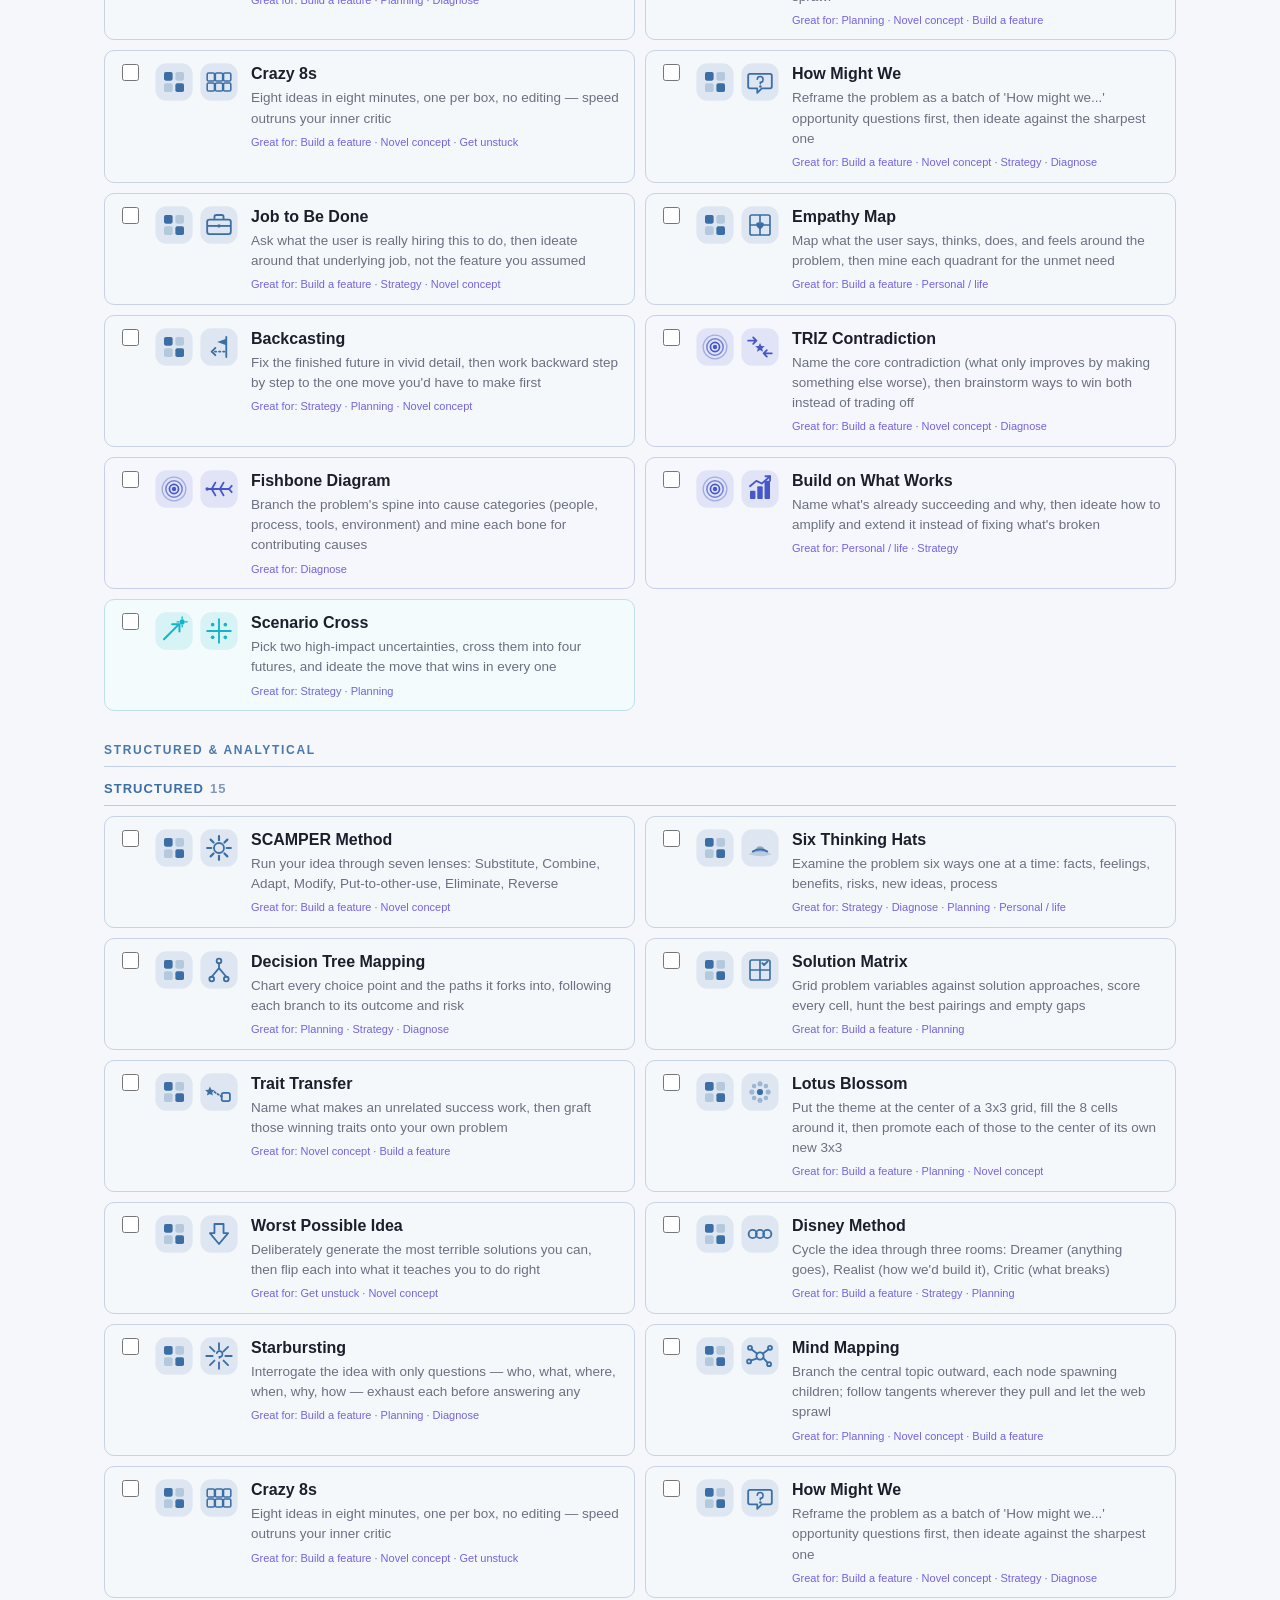
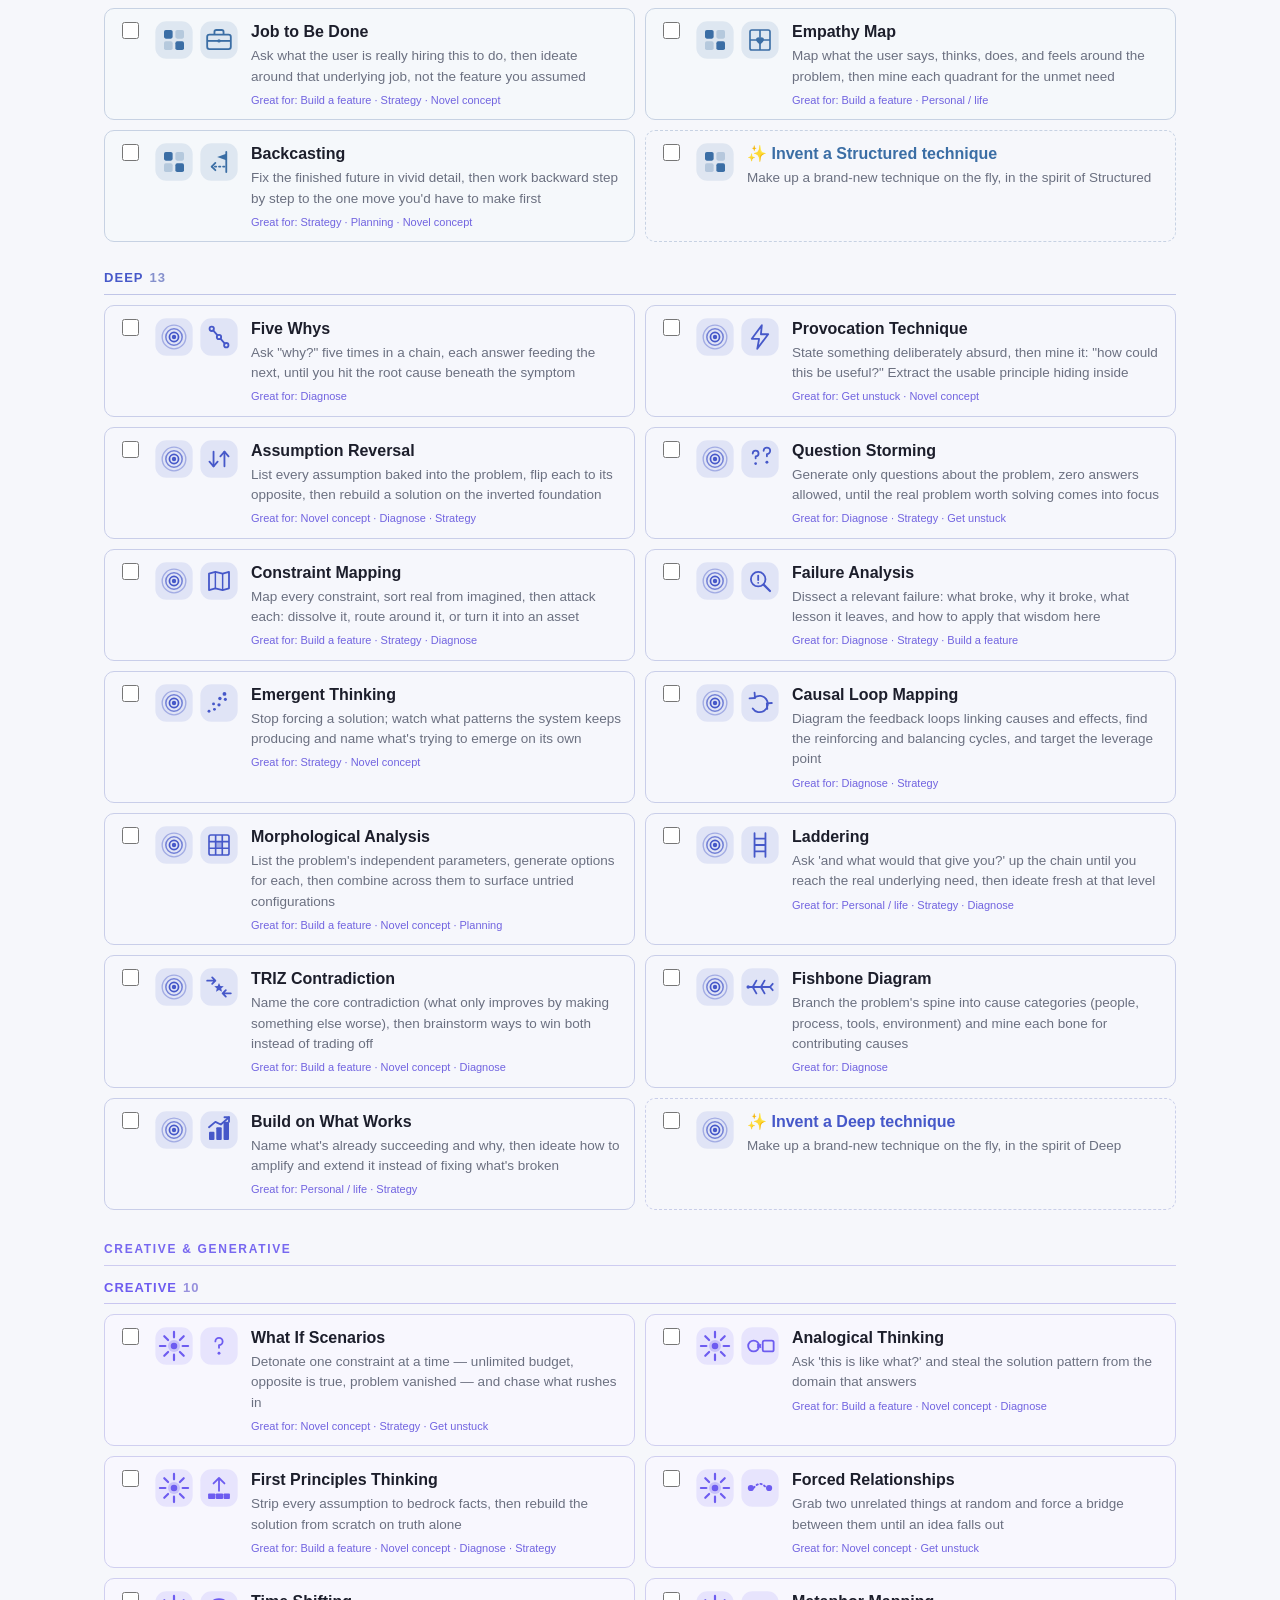
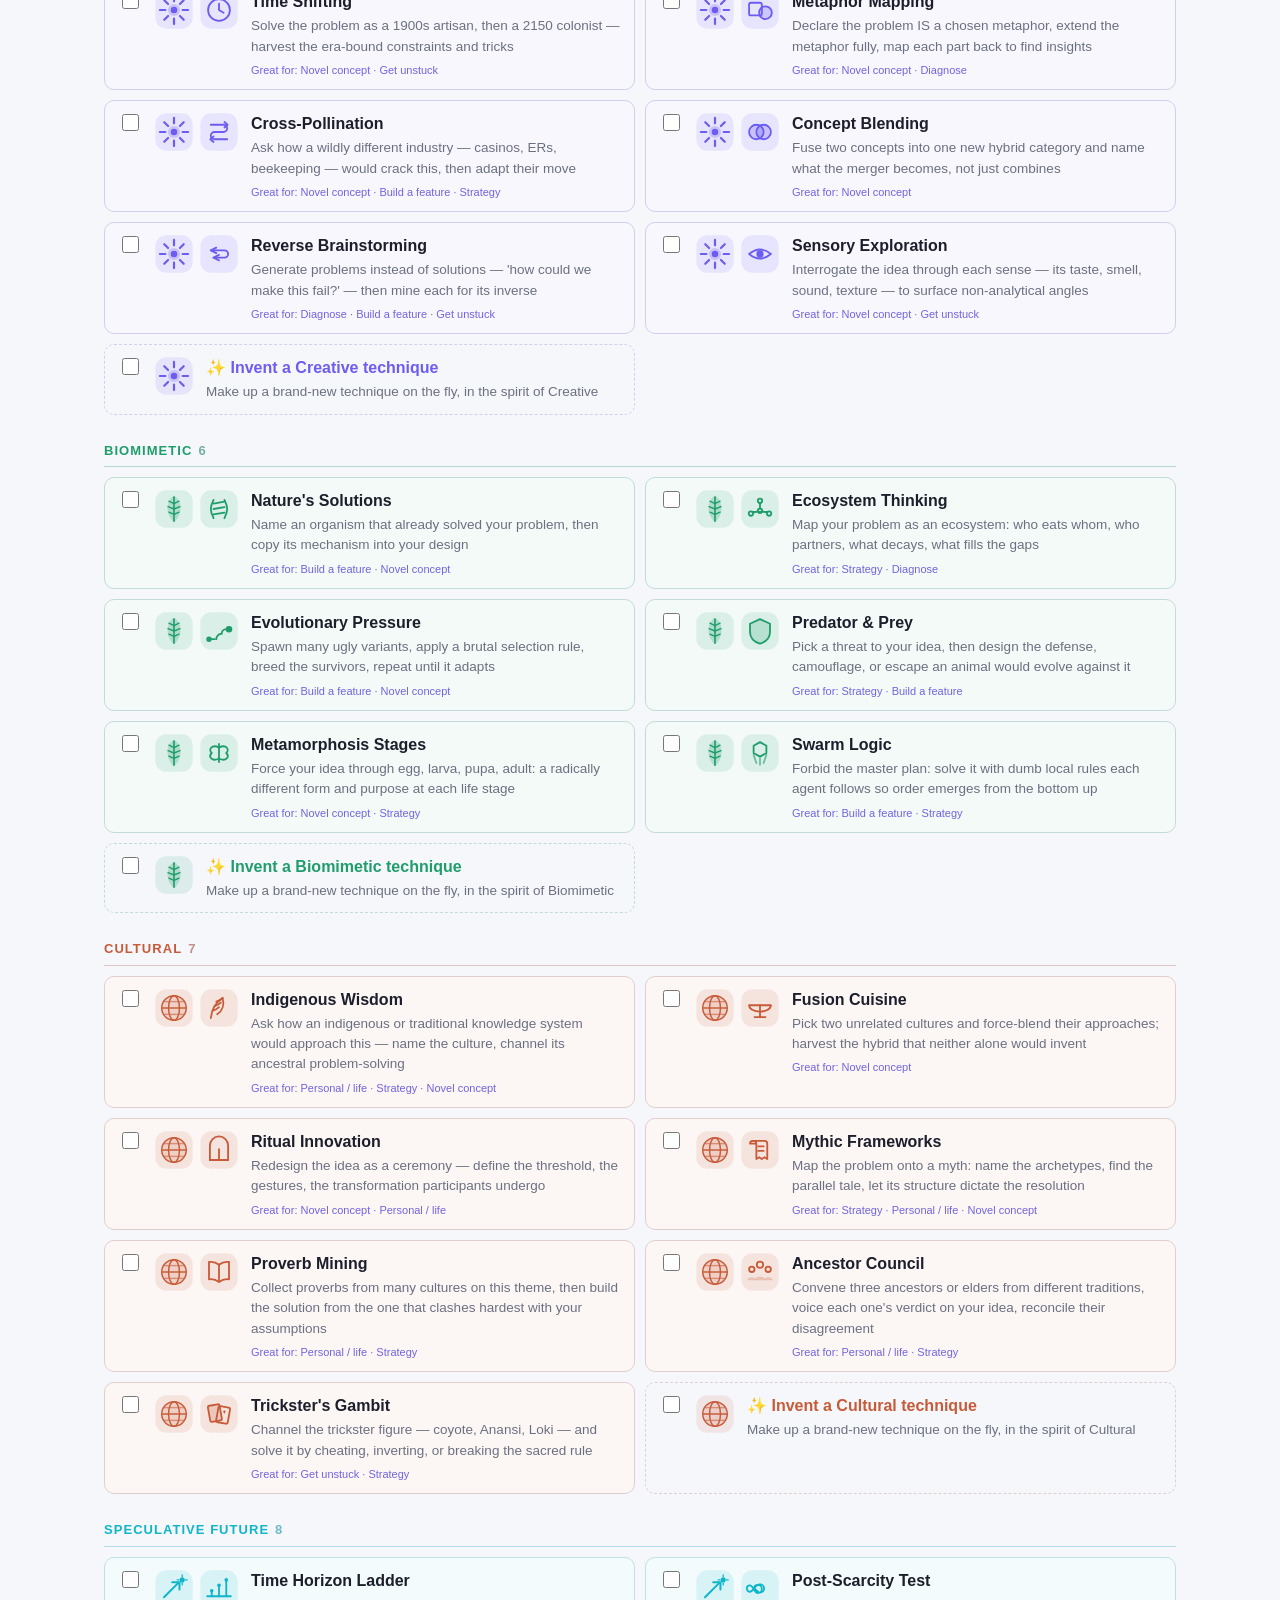
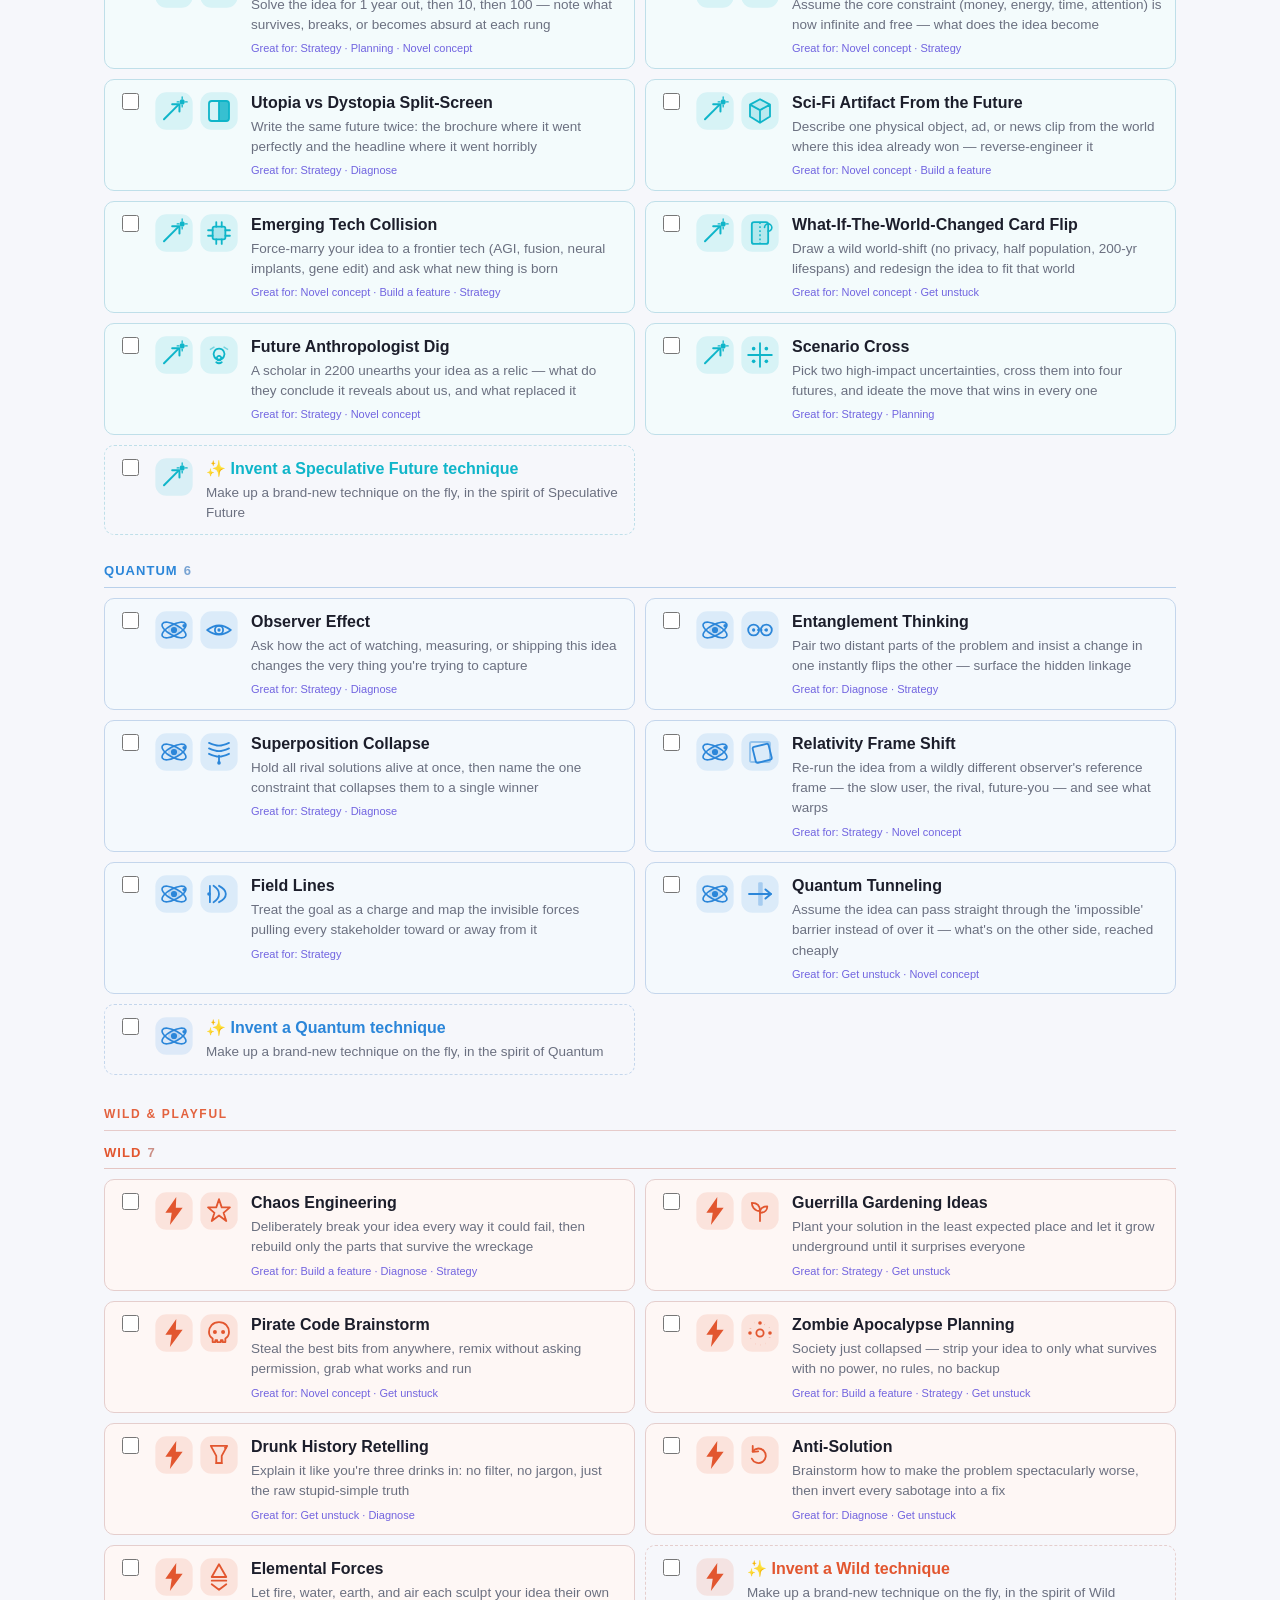
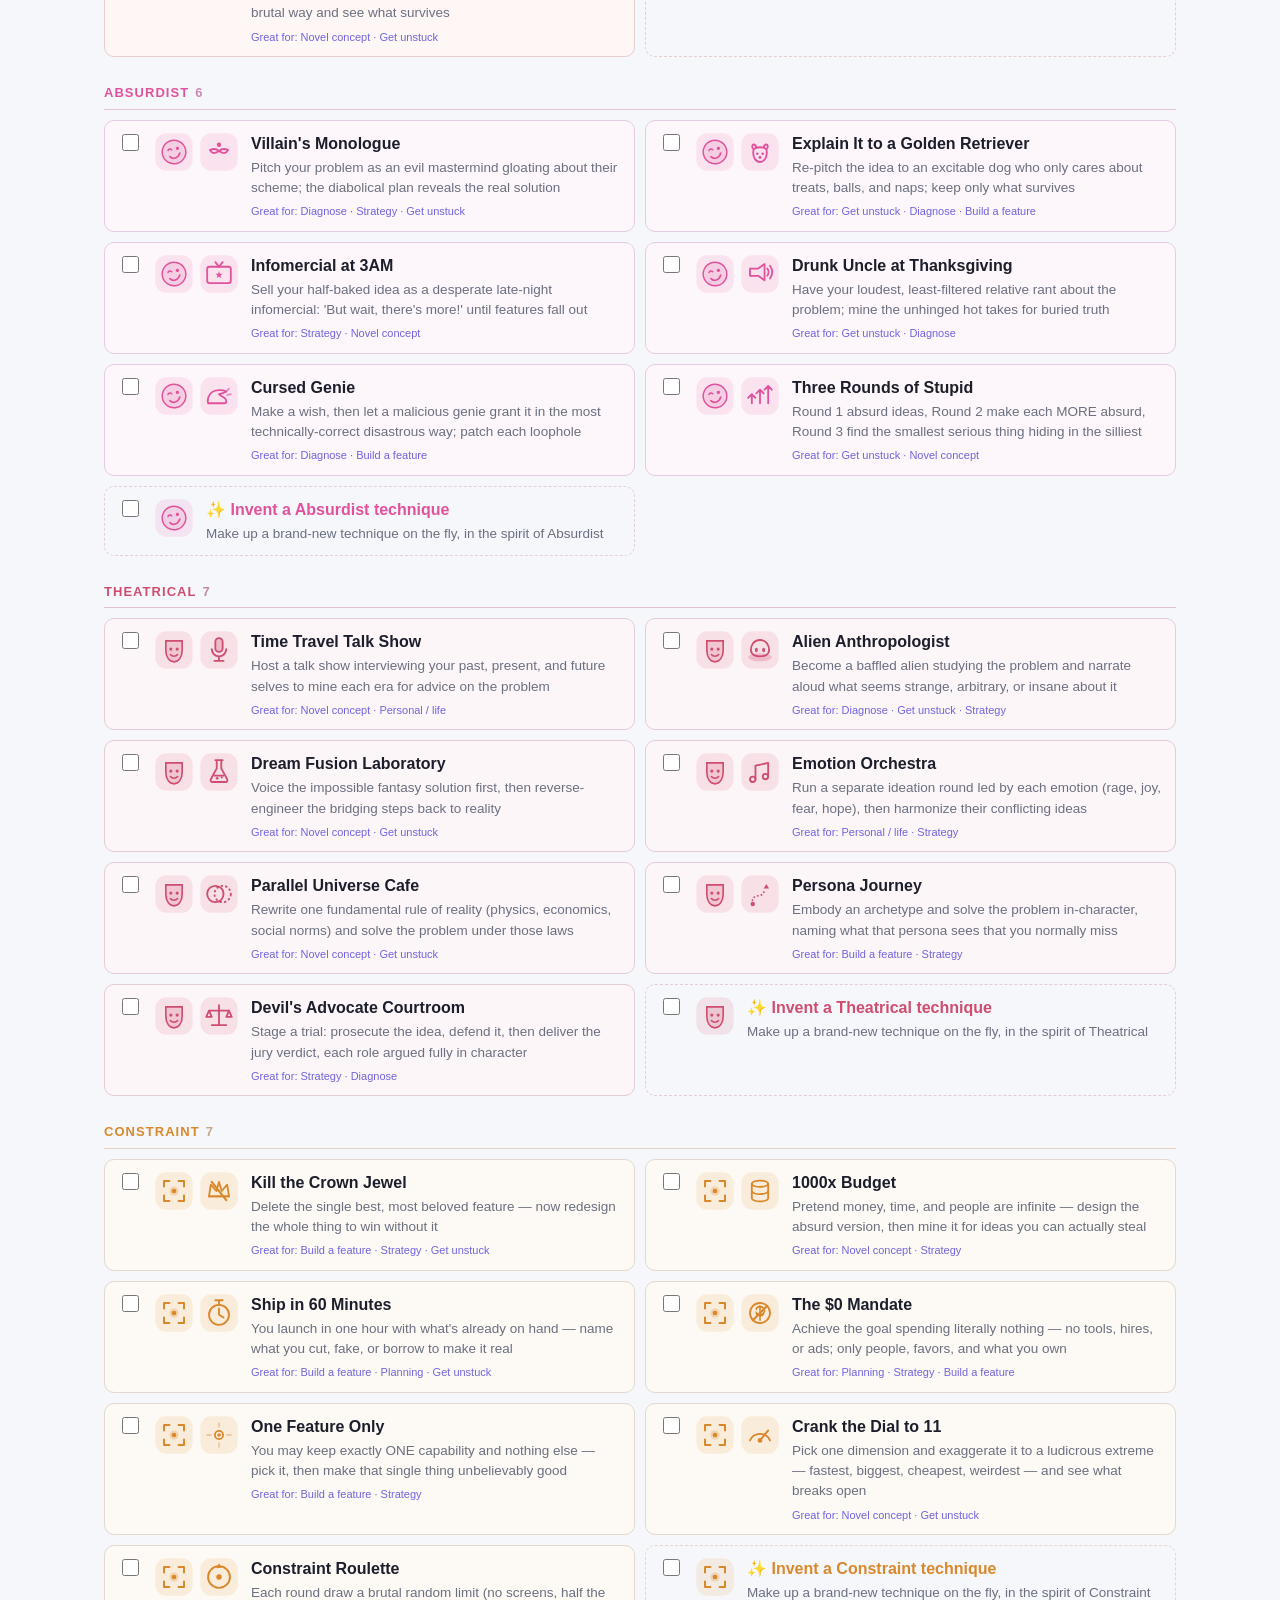
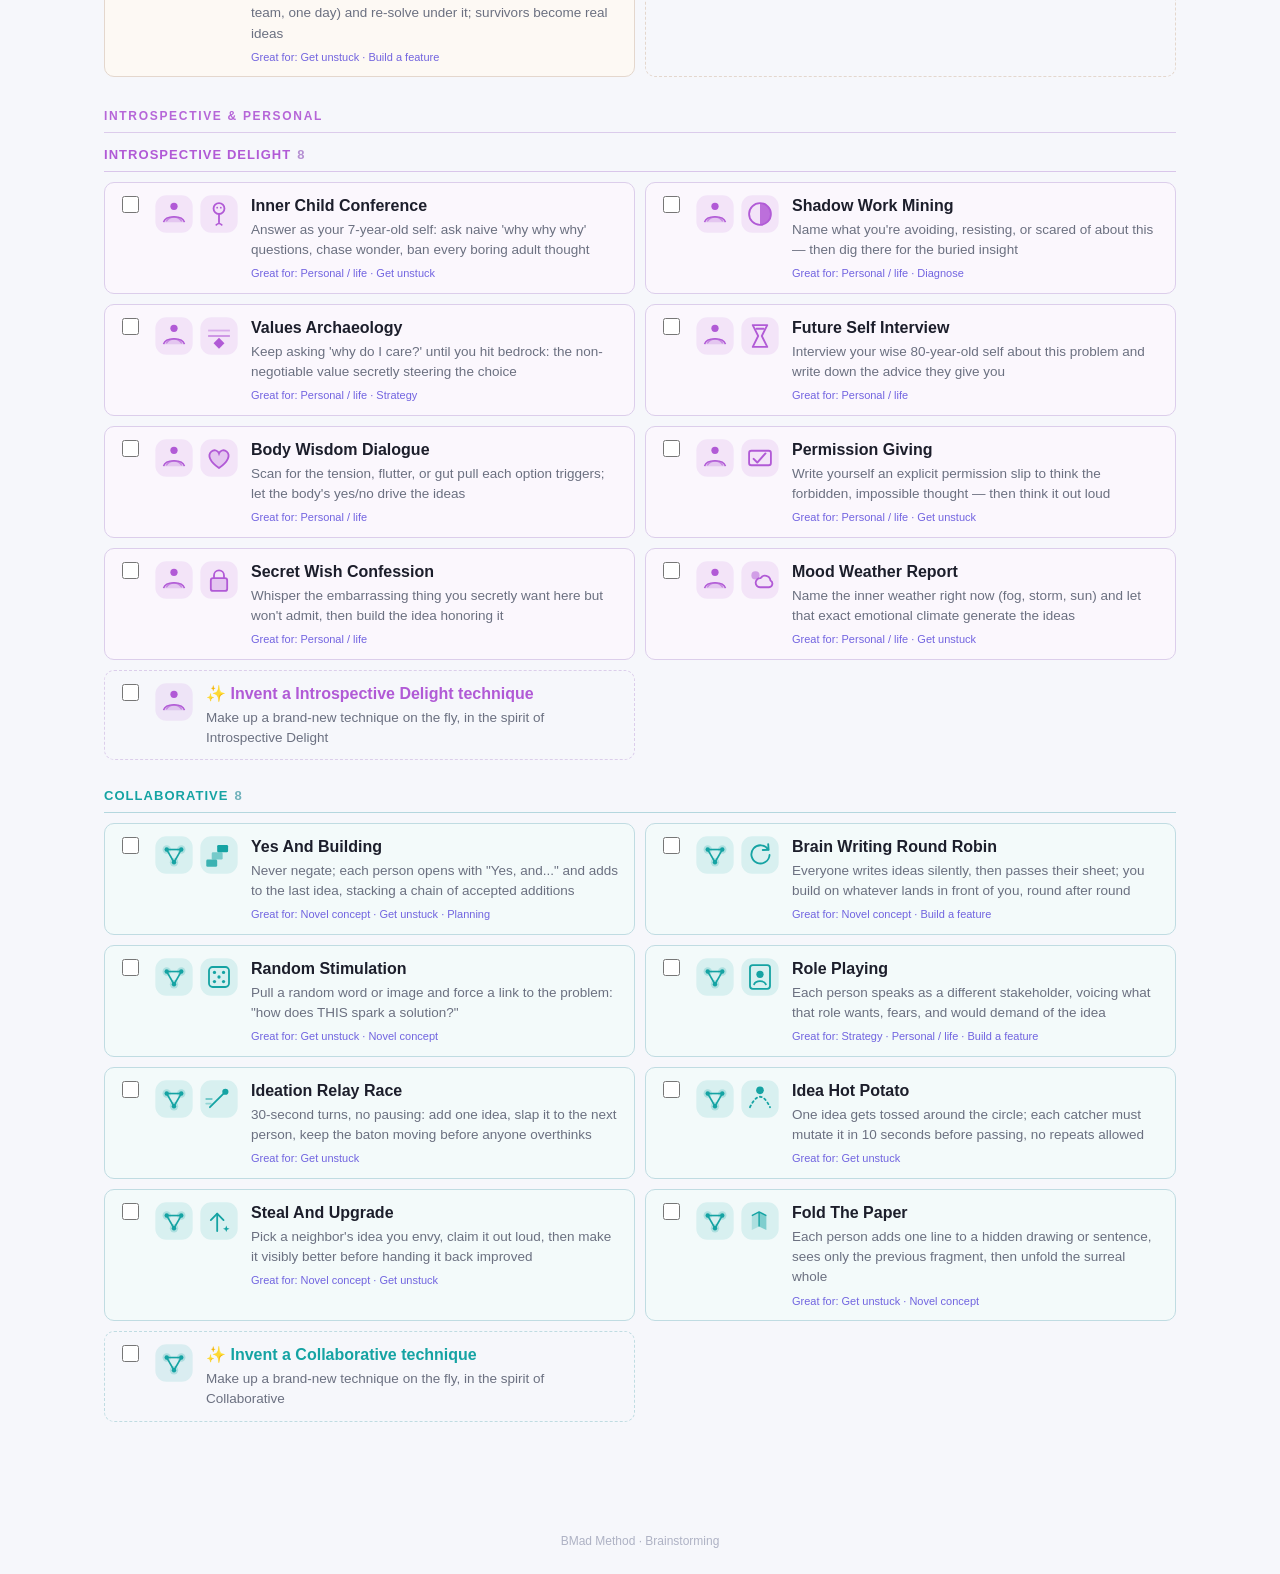
<file: .agents/skills/bmad-brainstorming/assets/brain-selector.html>
<!DOCTYPE html>
<html lang="en">
<head>
<meta charset="utf-8">
<meta name="viewport" content="width=device-width, initial-scale=1">
<title>BMad Method Brainstorming Selection</title>
<script>
/* set the theme before first paint so there's no light-mode flash */
(function(){ try {
  var t = localStorage.getItem('bmad-theme');
  if (!t) { t = (window.matchMedia && window.matchMedia('(prefers-color-scheme: dark)').matches) ? 'dark' : 'light'; }
  document.documentElement.setAttribute('data-theme', t);
} catch(e){} })();
</script>
<style>
  :root {
    --bg:#f6f7fb; --surface:#fff; --ink:#1c1e2b; --muted:#6b7080;
    --accent:#5b4bdc; --accent-ink:#5b4bdc; --warn:#c0561f;
    --line:#e6e8f0; --control:#eef0f7; --control2:#f1f2f8; --raised:#fff;
    --cnt:#b9bdce; --foot:#aeb2c4; --shadow:rgba(20,20,50,.06);
  }
  :root[data-theme="dark"] {
    --bg:#0f1117; --surface:#171a23; --ink:#e7e9f2; --muted:#9aa0b4;
    --accent:#6d5cf0; --accent-ink:#a99bff; --warn:#e08a4a;
    --line:#2a2f3e; --control:#222634; --control2:#1d212d; --raised:#2c3242;
    --cnt:#5a6076; --foot:#5a6076; --shadow:rgba(0,0,0,.45);
  }
  /* lift the category hue toward white on dark surfaces so deep hues stay legible */
  :root[data-theme="dark"] section > h2 { color:color-mix(in srgb, var(--c) 62%, #fff); }
  :root[data-theme="dark"] .tech .ico { color:color-mix(in srgb, var(--c) 68%, #fff); }
  :root[data-theme="dark"] label.tech:has(input:checked) { border-color:color-mix(in srgb, var(--c) 60%, #fff); }
  .titlerow { display:flex; align-items:flex-start; justify-content:space-between; gap:12px; }
  .themebtn { flex:none; width:36px; height:36px; border-radius:9px; background:var(--control); color:var(--ink); font-size:17px; line-height:1; display:inline-flex; align-items:center; justify-content:center; }
  .themebtn:hover { background:var(--raised); }
  * { box-sizing:border-box; }
  body { margin:0; font:16px/1.5 -apple-system,BlinkMacSystemFont,"Segoe UI",Roboto,Helvetica,Arial,sans-serif; background:var(--bg); color:var(--ink); }
  header { position:sticky; top:0; z-index:5; background:var(--surface); padding:20px 0 12px; border-bottom:1px solid var(--line); box-shadow:0 2px 12px var(--shadow); }
  .hwrap { max-width:1120px; margin:0 auto; padding:0 24px; }  /* align header content with the card column on wide screens */
  h1 { margin:0 0 4px; font-size:24px; letter-spacing:-.02em; }
  .sub { margin:0 0 12px; color:var(--muted); font-size:14px; max-width:74ch; }
  button { font:inherit; border:0; border-radius:8px; cursor:pointer; }
  .composer { display:flex; flex-direction:column; gap:9px; margin:6px 0 12px; }
  .grp { display:flex; gap:8px; align-items:center; flex-wrap:wrap; }
  .glabel { font-size:11px; text-transform:uppercase; letter-spacing:.07em; color:var(--muted); min-width:74px; }
  .modes { display:inline-flex; background:var(--control); border-radius:9px; padding:3px; gap:2px; }
  .mode { padding:7px 13px; font-size:14px; font-weight:600; color:var(--muted); background:transparent; }
  .mode.on { background:var(--raised); color:var(--accent-ink); box-shadow:0 1px 3px var(--shadow); }
  .modehint { flex:1 1 240px; min-width:0; font-size:13px; color:var(--muted); font-style:italic; }
  .pill { font-size:13px; color:var(--muted); background:var(--control); padding:6px 12px; border-radius:20px; }
  .pill b { color:var(--accent-ink); }
  .step { display:inline-flex; align-items:center; gap:7px; font-size:13px; color:var(--ink); background:var(--control2); padding:4px 6px 4px 12px; border-radius:20px; }
  .step b { min-width:12px; text-align:center; font-size:14px; color:var(--ink); }
  .step button { width:24px; height:24px; border-radius:50%; background:var(--raised); color:var(--muted); font-size:17px; line-height:22px; text-align:center; box-shadow:0 1px 2px var(--shadow); }
  .step button:hover { color:var(--accent-ink); }
  .total { font-size:12px; color:var(--muted); }
  .total.warn { color:var(--warn); font-weight:600; }
  .bar { display:flex; gap:10px 14px; align-items:center; flex-wrap:wrap; }
  #copy { margin-left:auto; padding:9px 22px; background:var(--accent); color:#fff; font-size:14px; font-weight:700; }
  #copy:hover { filter:brightness(1.07); }
  .chips { flex:1 1 320px; min-width:0; display:flex; gap:7px; flex-wrap:wrap; align-items:center; }
  .chip { font-size:12px; padding:4px 11px; border-radius:16px; border:0; color:#fff; background:var(--cc); font-weight:600; cursor:pointer; }
  .chip:hover { filter:brightness(1.08); }
  .banner { max-height:0; overflow:hidden; transition:max-height .25s ease, padding .22s ease, margin .22s ease; background:linear-gradient(90deg,var(--accent),#8275f2); color:#fff; border-radius:10px; font-weight:700; text-align:center; padding:0 14px; }
  .banner.show { max-height:64px; padding:13px 14px; margin-top:10px; }
  .banner.fail { background:linear-gradient(90deg,var(--warn),#e0894a); }
  main { padding:18px 24px 60px; max-width:1120px; margin:0 auto; }
  section { margin:0 0 26px; }
  section > h2 { font-size:13px; text-transform:uppercase; letter-spacing:.08em; color:var(--c); margin:0 0 10px; border-bottom:1px solid color-mix(in srgb, var(--c) 24%, var(--line)); padding-bottom:6px; }
  section > h2 .cnt { color:color-mix(in srgb, var(--c) 45%, var(--cnt)); margin-left:6px; }
  .grid { display:grid; grid-template-columns:repeat(auto-fill,minmax(360px,1fr)); gap:10px; }
  label.tech { display:flex; gap:12px; align-items:flex-start; background:color-mix(in srgb, var(--c) 5%, var(--surface)); border:1px solid color-mix(in srgb, var(--c) 18%, var(--line)); border-radius:10px; padding:11px 13px; cursor:pointer; transition:border-color .12s, box-shadow .12s, background .12s; }
  label.tech:hover { border-color:color-mix(in srgb, var(--c) 45%, var(--surface)); }
  label.tech input { margin-top:2px; width:17px; height:17px; accent-color:var(--c); flex:none; }
  label.tech:has(input:checked) { border-color:var(--c); background:color-mix(in srgb, var(--c) 12%, var(--surface)); box-shadow:0 0 0 2px color-mix(in srgb, var(--c) 30%, transparent); }
  .tech .ic2 { display:flex; gap:5px; flex:none; }
  .tech .ico { width:40px; height:40px; flex:none; color:var(--c); }
  .tech .n { font-weight:600; display:block; }
  .tech .d { color:var(--muted); font-size:13.5px; display:block; margin-top:2px; }
  .tech .gf { color:var(--accent-ink); font-size:11px; display:block; margin-top:5px; opacity:.85; }
  .grouphdr { margin:30px 0 12px; font-size:12px; text-transform:uppercase; letter-spacing:.14em; font-weight:700; color:var(--c); opacity:.92; border-bottom:1px solid color-mix(in srgb, var(--c) 22%, var(--line)); padding-bottom:7px; }
  main > .grouphdr:first-child { margin-top:2px; }
  :root[data-theme="dark"] .grouphdr { color:color-mix(in srgb, var(--c) 62%, #fff); }
  .goals { display:flex; gap:7px; flex-wrap:wrap; }
  .goal { font-size:12px; padding:5px 12px; border-radius:16px; background:var(--control); color:var(--muted); font-weight:600; }
  .goal:hover { color:var(--ink); }
  .goal.on { background:var(--accent); color:#fff; }
  label.tech.invent { border-style:dashed; background:transparent; }
  label.tech.invent:hover { border-color:var(--c); }
  label.tech.invent .n { color:var(--c); }
  label.tech.hidden { display:none; }
  footer { text-align:center; color:var(--foot); font-size:12px; padding:24px; }
</style>
</head>
<body>
<header>
  <div class="hwrap">
  <div class="titlerow">
    <h1>BMad Method Brainstorming Selection</h1>
    <button id="theme" class="themebtn" type="button" aria-label="Toggle dark mode" title="Toggle dark mode"></button>
  </div>
  <p class="sub">Compose your session, hit <strong>Copy prompt</strong>, and paste it back into the chat to begin. 108 techniques across 13 categories.</p>

  <div class="composer">
    <div class="grp">
      <span class="glabel">Facilitation</span>
      <div class="modes" id="modes">
        <button type="button" class="mode on" data-mode="Facilitator">Facilitator</button>
        <button type="button" class="mode" data-mode="Creative Partner">Creative Partner</button>
        <button type="button" class="mode" data-mode="Ideate for me">Ideate for me</button>
      </div>
      <span class="modehint" id="modehint"></span>
    </div>
    <div class="grp">
      <span class="glabel">Techniques</span>
      <span class="pill">Picked <b id="pickN">0</b></span>
      <span class="step">Random <button type="button" data-step="rand" data-d="-1">&minus;</button><b id="randN">0</b><button type="button" data-step="rand" data-d="1">+</button></span>
      <span class="step">Invent <button type="button" data-step="inv" data-d="-1">&minus;</button><b id="invN">0</b><button type="button" data-step="inv" data-d="1">+</button></span>
      <span class="step">AI picks <button type="button" data-step="ai" data-d="-1">&minus;</button><b id="aiN">0</b><button type="button" data-step="ai" data-d="1">+</button></span>
      <span class="total" id="total">Total 0 &middot; 3&ndash;4 is the sweet spot</span>
      <button id="copy" type="button">Copy prompt</button>
    </div>
  </div>

  <div class="bar"><span class="glabel">Great for</span><div class="goals" id="goals"><button type="button" class="goal" data-goal="feature">Build a feature</button><button type="button" class="goal" data-goal="novel">Novel concept</button><button type="button" class="goal" data-goal="strategy">Strategy</button><button type="button" class="goal" data-goal="planning">Planning</button><button type="button" class="goal" data-goal="diagnosis">Diagnose</button><button type="button" class="goal" data-goal="personal">Personal / life</button><button type="button" class="goal" data-goal="unstuck">Get unstuck</button></div></div>
  <div class="bar">
    <span class="glabel">Jump to</span>
    <div class="chips" id="chips"><button type="button" class="chip" data-cat="Proven &amp; Professional" style="--cc:#3d4f73">Proven &amp; Professional</button><button type="button" class="chip" data-cat="Structured" style="--cc:#3b6ea5">Structured</button><button type="button" class="chip" data-cat="Deep" style="--cc:#4658c9">Deep</button><button type="button" class="chip" data-cat="Creative" style="--cc:#6d5cf0">Creative</button><button type="button" class="chip" data-cat="Biomimetic" style="--cc:#1f9d6b">Biomimetic</button><button type="button" class="chip" data-cat="Cultural" style="--cc:#c75b39">Cultural</button><button type="button" class="chip" data-cat="Speculative Future" style="--cc:#0fb5c9">Speculative Future</button><button type="button" class="chip" data-cat="Quantum" style="--cc:#2b86d9">Quantum</button><button type="button" class="chip" data-cat="Wild" style="--cc:#e2562f">Wild</button><button type="button" class="chip" data-cat="Absurdist" style="--cc:#e0529c">Absurdist</button><button type="button" class="chip" data-cat="Theatrical" style="--cc:#cf4d6f">Theatrical</button><button type="button" class="chip" data-cat="Constraint" style="--cc:#d9882b">Constraint</button><button type="button" class="chip" data-cat="Introspective Delight" style="--cc:#b15ad6">Introspective Delight</button><button type="button" class="chip" data-cat="Collaborative" style="--cc:#15a3a3">Collaborative</button></div>
  </div>

  <div class="banner" id="banner">&#10003; Copied! Now paste it into the chat to start your session.</div>
  </div>
</header>
<main>
<section data-cat="Proven &amp; Professional" style="--c:#3d4f73"><h2>Proven &amp; Professional<span class="cnt">29</span></h2><div class="grid"><label class="tech" style="--c:#15a3a3"><input type="checkbox" data-name="Yes And Building" data-cat="Collaborative" data-desc="Never negate; each person opens with &quot;Yes, and...&quot; and adds to the last idea, stacking a chain of accepted additions" data-good="novel|unstuck|planning" data-prov="classic" data-lead="1"><span class="ic2"><svg class="ico" viewBox="0 0 44 44" xmlns="http://www.w3.org/2000/svg"><rect x="1.5" y="1.5" width="41" height="41" rx="12" fill="currentColor" fill-opacity="0.12"/><g stroke="currentColor" stroke-width="1.8"><line x1="14" y1="16" x2="30" y2="16"/><line x1="14" y1="16" x2="22" y2="30"/><line x1="30" y1="16" x2="22" y2="30"/></g><g fill="currentColor" fill-opacity="0.22"><circle cx="14" cy="16" r="4.6"/><circle cx="30" cy="16" r="4.6"/><circle cx="22" cy="30" r="4.6"/></g><g fill="currentColor"><circle cx="14" cy="16" r="2.4"/><circle cx="30" cy="16" r="2.4"/><circle cx="22" cy="30" r="2.4"/></g></svg><svg class="ico" viewBox="0 0 44 44" xmlns="http://www.w3.org/2000/svg"><rect x="1.5" y="1.5" width="41" height="41" rx="12" fill="currentColor" fill-opacity="0.12"/><g fill="currentColor"><rect x="8" y="27" width="12" height="8" rx="1.5" fill-opacity=".8"/><rect x="14" y="19" width="12" height="8" rx="1.5" fill-opacity=".5"/><rect x="20" y="11" width="12" height="8" rx="1.5"/></g></svg></span><span><span class="n">Yes And Building</span><span class="d">Never negate; each person opens with &quot;Yes, and...&quot; and adds to the last idea, stacking a chain of accepted additions</span><span class="gf">Great for: Novel concept · Get unstuck · Planning</span></span></label><label class="tech" style="--c:#15a3a3"><input type="checkbox" data-name="Brain Writing Round Robin" data-cat="Collaborative" data-desc="Everyone writes ideas silently, then passes their sheet; you build on whatever lands in front of you, round after round" data-good="novel|feature" data-prov="classic" data-lead="1"><span class="ic2"><svg class="ico" viewBox="0 0 44 44" xmlns="http://www.w3.org/2000/svg"><rect x="1.5" y="1.5" width="41" height="41" rx="12" fill="currentColor" fill-opacity="0.12"/><g stroke="currentColor" stroke-width="1.8"><line x1="14" y1="16" x2="30" y2="16"/><line x1="14" y1="16" x2="22" y2="30"/><line x1="30" y1="16" x2="22" y2="30"/></g><g fill="currentColor" fill-opacity="0.22"><circle cx="14" cy="16" r="4.6"/><circle cx="30" cy="16" r="4.6"/><circle cx="22" cy="30" r="4.6"/></g><g fill="currentColor"><circle cx="14" cy="16" r="2.4"/><circle cx="30" cy="16" r="2.4"/><circle cx="22" cy="30" r="2.4"/></g></svg><svg class="ico" viewBox="0 0 44 44" xmlns="http://www.w3.org/2000/svg"><rect x="1.5" y="1.5" width="41" height="41" rx="12" fill="currentColor" fill-opacity="0.12"/><g fill="none" stroke="currentColor" stroke-width="2" stroke-linecap="round" stroke-linejoin="round"><path d="M31 16 A10 10 0 1 0 32.5 22"/><path d="M31 10 L31.5 16.3 L25 16.5"/></g></svg></span><span><span class="n">Brain Writing Round Robin</span><span class="d">Everyone writes ideas silently, then passes their sheet; you build on whatever lands in front of you, round after round</span><span class="gf">Great for: Novel concept · Build a feature</span></span></label><label class="tech" style="--c:#15a3a3"><input type="checkbox" data-name="Random Stimulation" data-cat="Collaborative" data-desc="Pull a random word or image and force a link to the problem: &quot;how does THIS spark a solution?&quot;" data-good="unstuck|novel" data-prov="classic" data-lead="1"><span class="ic2"><svg class="ico" viewBox="0 0 44 44" xmlns="http://www.w3.org/2000/svg"><rect x="1.5" y="1.5" width="41" height="41" rx="12" fill="currentColor" fill-opacity="0.12"/><g stroke="currentColor" stroke-width="1.8"><line x1="14" y1="16" x2="30" y2="16"/><line x1="14" y1="16" x2="22" y2="30"/><line x1="30" y1="16" x2="22" y2="30"/></g><g fill="currentColor" fill-opacity="0.22"><circle cx="14" cy="16" r="4.6"/><circle cx="30" cy="16" r="4.6"/><circle cx="22" cy="30" r="4.6"/></g><g fill="currentColor"><circle cx="14" cy="16" r="2.4"/><circle cx="30" cy="16" r="2.4"/><circle cx="22" cy="30" r="2.4"/></g></svg><svg class="ico" viewBox="0 0 44 44" xmlns="http://www.w3.org/2000/svg"><rect x="1.5" y="1.5" width="41" height="41" rx="12" fill="currentColor" fill-opacity="0.12"/><rect x="11" y="11" width="22" height="22" rx="4" fill="none" stroke="currentColor" stroke-width="2"/><g fill="currentColor"><circle cx="17" cy="17" r="1.8"/><circle cx="27" cy="17" r="1.8"/><circle cx="22" cy="22" r="1.8"/><circle cx="17" cy="27" r="1.8"/><circle cx="27" cy="27" r="1.8"/></g></svg></span><span><span class="n">Random Stimulation</span><span class="d">Pull a random word or image and force a link to the problem: &quot;how does THIS spark a solution?&quot;</span><span class="gf">Great for: Get unstuck · Novel concept</span></span></label><label class="tech" style="--c:#15a3a3"><input type="checkbox" data-name="Role Playing" data-cat="Collaborative" data-desc="Each person speaks as a different stakeholder, voicing what that role wants, fears, and would demand of the idea" data-good="strategy|personal|feature" data-prov="classic" data-lead="1"><span class="ic2"><svg class="ico" viewBox="0 0 44 44" xmlns="http://www.w3.org/2000/svg"><rect x="1.5" y="1.5" width="41" height="41" rx="12" fill="currentColor" fill-opacity="0.12"/><g stroke="currentColor" stroke-width="1.8"><line x1="14" y1="16" x2="30" y2="16"/><line x1="14" y1="16" x2="22" y2="30"/><line x1="30" y1="16" x2="22" y2="30"/></g><g fill="currentColor" fill-opacity="0.22"><circle cx="14" cy="16" r="4.6"/><circle cx="30" cy="16" r="4.6"/><circle cx="22" cy="30" r="4.6"/></g><g fill="currentColor"><circle cx="14" cy="16" r="2.4"/><circle cx="30" cy="16" r="2.4"/><circle cx="22" cy="30" r="2.4"/></g></svg><svg class="ico" viewBox="0 0 44 44" xmlns="http://www.w3.org/2000/svg"><rect x="1.5" y="1.5" width="41" height="41" rx="12" fill="currentColor" fill-opacity="0.12"/><rect x="11" y="9" width="22" height="26" rx="3" fill="none" stroke="currentColor" stroke-width="2"/><circle cx="22" cy="19" r="4" fill="currentColor"/><path d="M15.5 30 c2 -4.5 11 -4.5 13 0" fill="none" stroke="currentColor" stroke-width="2" stroke-linecap="round"/></svg></span><span><span class="n">Role Playing</span><span class="d">Each person speaks as a different stakeholder, voicing what that role wants, fears, and would demand of the idea</span><span class="gf">Great for: Strategy · Personal / life · Build a feature</span></span></label><label class="tech" style="--c:#6d5cf0"><input type="checkbox" data-name="First Principles Thinking" data-cat="Creative" data-desc="Strip every assumption to bedrock facts, then rebuild the solution from scratch on truth alone" data-good="feature|novel|diagnosis|strategy" data-prov="classic" data-lead="1"><span class="ic2"><svg class="ico" viewBox="0 0 44 44" xmlns="http://www.w3.org/2000/svg"><rect x="1.5" y="1.5" width="41" height="41" rx="12" fill="currentColor" fill-opacity="0.12"/><g stroke="currentColor" stroke-width="2.4" stroke-linecap="round"><line x1="22" y1="6.5" x2="22" y2="12.5"/><line x1="22" y1="31.5" x2="22" y2="37.5"/><line x1="6.5" y1="22" x2="12.5" y2="22"/><line x1="31.5" y1="22" x2="37.5" y2="22"/><line x1="11.3" y1="11.3" x2="15.5" y2="15.5"/><line x1="28.5" y1="28.5" x2="32.7" y2="32.7"/><line x1="32.7" y1="11.3" x2="28.5" y2="15.5"/><line x1="15.5" y1="28.5" x2="11.3" y2="32.7"/></g><circle cx="22" cy="22" r="6.6" fill="currentColor" fill-opacity="0.25"/><circle cx="22" cy="22" r="3.6" fill="currentColor"/></svg><svg class="ico" viewBox="0 0 44 44" xmlns="http://www.w3.org/2000/svg"><rect x="1.5" y="1.5" width="41" height="41" rx="12" fill="currentColor" fill-opacity="0.12"/><g fill="currentColor"><rect x="10" y="28" width="8" height="6" rx="1"/><rect x="18.5" y="28" width="8" height="6" rx="1"/><rect x="27" y="28" width="7" height="6" rx="1"/></g><path d="M22 25 L22 11 M16 17 L22 11 L28 17" fill="none" stroke="currentColor" stroke-width="2" stroke-linecap="round" stroke-linejoin="round"/></svg></span><span><span class="n">First Principles Thinking</span><span class="d">Strip every assumption to bedrock facts, then rebuild the solution from scratch on truth alone</span><span class="gf">Great for: Build a feature · Novel concept · Diagnose · Strategy</span></span></label><label class="tech" style="--c:#6d5cf0"><input type="checkbox" data-name="Reverse Brainstorming" data-cat="Creative" data-desc="Generate problems instead of solutions — &#x27;how could we make this fail?&#x27; — then mine each for its inverse" data-good="diagnosis|feature|unstuck" data-prov="classic" data-lead="1"><span class="ic2"><svg class="ico" viewBox="0 0 44 44" xmlns="http://www.w3.org/2000/svg"><rect x="1.5" y="1.5" width="41" height="41" rx="12" fill="currentColor" fill-opacity="0.12"/><g stroke="currentColor" stroke-width="2.4" stroke-linecap="round"><line x1="22" y1="6.5" x2="22" y2="12.5"/><line x1="22" y1="31.5" x2="22" y2="37.5"/><line x1="6.5" y1="22" x2="12.5" y2="22"/><line x1="31.5" y1="22" x2="37.5" y2="22"/><line x1="11.3" y1="11.3" x2="15.5" y2="15.5"/><line x1="28.5" y1="28.5" x2="32.7" y2="32.7"/><line x1="32.7" y1="11.3" x2="28.5" y2="15.5"/><line x1="15.5" y1="28.5" x2="11.3" y2="32.7"/></g><circle cx="22" cy="22" r="6.6" fill="currentColor" fill-opacity="0.25"/><circle cx="22" cy="22" r="3.6" fill="currentColor"/></svg><svg class="ico" viewBox="0 0 44 44" xmlns="http://www.w3.org/2000/svg"><rect x="1.5" y="1.5" width="41" height="41" rx="12" fill="currentColor" fill-opacity="0.12"/><g fill="none" stroke="currentColor" stroke-width="2" stroke-linecap="round" stroke-linejoin="round"><path d="M13 18 H28 a4 4 0 0 1 0 8 H16"/><path d="M19 15 L13 18 L19 21 M22 23 L16 26 L22 29"/></g></svg></span><span><span class="n">Reverse Brainstorming</span><span class="d">Generate problems instead of solutions — &#x27;how could we make this fail?&#x27; — then mine each for its inverse</span><span class="gf">Great for: Diagnose · Build a feature · Get unstuck</span></span></label><label class="tech" style="--c:#4658c9"><input type="checkbox" data-name="Five Whys" data-cat="Deep" data-desc="Ask &quot;why?&quot; five times in a chain, each answer feeding the next, until you hit the root cause beneath the symptom" data-good="diagnosis" data-prov="classic" data-lead="1"><span class="ic2"><svg class="ico" viewBox="0 0 44 44" xmlns="http://www.w3.org/2000/svg"><rect x="1.5" y="1.5" width="41" height="41" rx="12" fill="currentColor" fill-opacity="0.12"/><g fill="none" stroke="currentColor"><circle cx="22" cy="22" r="13" stroke-width="1.5" stroke-opacity="0.4"/><circle cx="22" cy="22" r="9" stroke-width="1.7" stroke-opacity="0.7"/><circle cx="22" cy="22" r="5" stroke-width="1.9"/></g><circle cx="22" cy="22" r="2.4" fill="currentColor"/></svg><svg class="ico" viewBox="0 0 44 44" xmlns="http://www.w3.org/2000/svg"><rect x="1.5" y="1.5" width="41" height="41" rx="12" fill="currentColor" fill-opacity="0.12"/><g fill="none" stroke="currentColor" stroke-width="2" stroke-linecap="round" stroke-linejoin="round"><circle cx="14" cy="13" r="2.4"/><circle cx="22" cy="22" r="2.4"/><circle cx="30" cy="31" r="2.4"/><path d="M15.6 14.8 L20.4 20.2 M23.6 23.8 L28.4 29.2"/></g></svg></span><span><span class="n">Five Whys</span><span class="d">Ask &quot;why?&quot; five times in a chain, each answer feeding the next, until you hit the root cause beneath the symptom</span><span class="gf">Great for: Diagnose</span></span></label><label class="tech" style="--c:#4658c9"><input type="checkbox" data-name="Provocation Technique" data-cat="Deep" data-desc="State something deliberately absurd, then mine it: &quot;how could this be useful?&quot; Extract the usable principle hiding inside" data-good="unstuck|novel" data-prov="classic" data-lead="1"><span class="ic2"><svg class="ico" viewBox="0 0 44 44" xmlns="http://www.w3.org/2000/svg"><rect x="1.5" y="1.5" width="41" height="41" rx="12" fill="currentColor" fill-opacity="0.12"/><g fill="none" stroke="currentColor"><circle cx="22" cy="22" r="13" stroke-width="1.5" stroke-opacity="0.4"/><circle cx="22" cy="22" r="9" stroke-width="1.7" stroke-opacity="0.7"/><circle cx="22" cy="22" r="5" stroke-width="1.9"/></g><circle cx="22" cy="22" r="2.4" fill="currentColor"/></svg><svg class="ico" viewBox="0 0 44 44" xmlns="http://www.w3.org/2000/svg"><rect x="1.5" y="1.5" width="41" height="41" rx="12" fill="currentColor" fill-opacity="0.12"/><g fill="none" stroke="currentColor" stroke-width="2" stroke-linecap="round" stroke-linejoin="round"><path d="M24 9 L13 24 H21 L19 35 L31 19 H23 Z"/></g></svg></span><span><span class="n">Provocation Technique</span><span class="d">State something deliberately absurd, then mine it: &quot;how could this be useful?&quot; Extract the usable principle hiding inside</span><span class="gf">Great for: Get unstuck · Novel concept</span></span></label><label class="tech" style="--c:#4658c9"><input type="checkbox" data-name="Assumption Reversal" data-cat="Deep" data-desc="List every assumption baked into the problem, flip each to its opposite, then rebuild a solution on the inverted foundation" data-good="novel|diagnosis|strategy" data-prov="classic" data-lead="1"><span class="ic2"><svg class="ico" viewBox="0 0 44 44" xmlns="http://www.w3.org/2000/svg"><rect x="1.5" y="1.5" width="41" height="41" rx="12" fill="currentColor" fill-opacity="0.12"/><g fill="none" stroke="currentColor"><circle cx="22" cy="22" r="13" stroke-width="1.5" stroke-opacity="0.4"/><circle cx="22" cy="22" r="9" stroke-width="1.7" stroke-opacity="0.7"/><circle cx="22" cy="22" r="5" stroke-width="1.9"/></g><circle cx="22" cy="22" r="2.4" fill="currentColor"/></svg><svg class="ico" viewBox="0 0 44 44" xmlns="http://www.w3.org/2000/svg"><rect x="1.5" y="1.5" width="41" height="41" rx="12" fill="currentColor" fill-opacity="0.12"/><g fill="none" stroke="currentColor" stroke-width="2" stroke-linecap="round" stroke-linejoin="round"><path d="M16 14 V30"/><path d="M11.5 25 L16 30 L20.5 25"/><path d="M28 30 V14"/><path d="M23.5 19 L28 14 L32.5 19"/></g></svg></span><span><span class="n">Assumption Reversal</span><span class="d">List every assumption baked into the problem, flip each to its opposite, then rebuild a solution on the inverted foundation</span><span class="gf">Great for: Novel concept · Diagnose · Strategy</span></span></label><label class="tech" style="--c:#4658c9"><input type="checkbox" data-name="Question Storming" data-cat="Deep" data-desc="Generate only questions about the problem, zero answers allowed, until the real problem worth solving comes into focus" data-good="diagnosis|strategy|unstuck" data-prov="classic" data-lead="1"><span class="ic2"><svg class="ico" viewBox="0 0 44 44" xmlns="http://www.w3.org/2000/svg"><rect x="1.5" y="1.5" width="41" height="41" rx="12" fill="currentColor" fill-opacity="0.12"/><g fill="none" stroke="currentColor"><circle cx="22" cy="22" r="13" stroke-width="1.5" stroke-opacity="0.4"/><circle cx="22" cy="22" r="9" stroke-width="1.7" stroke-opacity="0.7"/><circle cx="22" cy="22" r="5" stroke-width="1.9"/></g><circle cx="22" cy="22" r="2.4" fill="currentColor"/></svg><svg class="ico" viewBox="0 0 44 44" xmlns="http://www.w3.org/2000/svg"><rect x="1.5" y="1.5" width="41" height="41" rx="12" fill="currentColor" fill-opacity="0.12"/><g fill="none" stroke="currentColor" stroke-width="2" stroke-linecap="round" stroke-linejoin="round"><path d="M14 16 a3.2 3.2 0 1 1 3.2 3.2 v2"/><path d="M26 13 a3.6 3.6 0 1 1 3.6 3.6 v2.4"/></g><circle cx="17.2" cy="27" r="1.5" fill="currentColor"/><circle cx="29.6" cy="25.6" r="1.6" fill="currentColor"/></svg></span><span><span class="n">Question Storming</span><span class="d">Generate only questions about the problem, zero answers allowed, until the real problem worth solving comes into focus</span><span class="gf">Great for: Diagnose · Strategy · Get unstuck</span></span></label><label class="tech" style="--c:#4658c9"><input type="checkbox" data-name="Causal Loop Mapping" data-cat="Deep" data-desc="Diagram the feedback loops linking causes and effects, find the reinforcing and balancing cycles, and target the leverage point" data-good="diagnosis|strategy" data-prov="classic" data-lead="1"><span class="ic2"><svg class="ico" viewBox="0 0 44 44" xmlns="http://www.w3.org/2000/svg"><rect x="1.5" y="1.5" width="41" height="41" rx="12" fill="currentColor" fill-opacity="0.12"/><g fill="none" stroke="currentColor"><circle cx="22" cy="22" r="13" stroke-width="1.5" stroke-opacity="0.4"/><circle cx="22" cy="22" r="9" stroke-width="1.7" stroke-opacity="0.7"/><circle cx="22" cy="22" r="5" stroke-width="1.9"/></g><circle cx="22" cy="22" r="2.4" fill="currentColor"/></svg><svg class="ico" viewBox="0 0 44 44" xmlns="http://www.w3.org/2000/svg"><rect x="1.5" y="1.5" width="41" height="41" rx="12" fill="currentColor" fill-opacity="0.12"/><g fill="none" stroke="currentColor" stroke-width="2" stroke-linecap="round" stroke-linejoin="round"><path d="M16 16 a9 9 0 1 1 -2 12"/><path d="M16 10.5 L16.5 16.5 L10.5 17"/><path d="M30 28.5 L29.5 22.5 L35 22"/></g></svg></span><span><span class="n">Causal Loop Mapping</span><span class="d">Diagram the feedback loops linking causes and effects, find the reinforcing and balancing cycles, and target the leverage point</span><span class="gf">Great for: Diagnose · Strategy</span></span></label><label class="tech" style="--c:#4658c9"><input type="checkbox" data-name="Morphological Analysis" data-cat="Deep" data-desc="List the problem&#x27;s independent parameters, generate options for each, then combine across them to surface untried configurations" data-good="feature|novel|planning" data-prov="classic" data-lead="1"><span class="ic2"><svg class="ico" viewBox="0 0 44 44" xmlns="http://www.w3.org/2000/svg"><rect x="1.5" y="1.5" width="41" height="41" rx="12" fill="currentColor" fill-opacity="0.12"/><g fill="none" stroke="currentColor"><circle cx="22" cy="22" r="13" stroke-width="1.5" stroke-opacity="0.4"/><circle cx="22" cy="22" r="9" stroke-width="1.7" stroke-opacity="0.7"/><circle cx="22" cy="22" r="5" stroke-width="1.9"/></g><circle cx="22" cy="22" r="2.4" fill="currentColor"/></svg><svg class="ico" viewBox="0 0 44 44" xmlns="http://www.w3.org/2000/svg"><rect x="1.5" y="1.5" width="41" height="41" rx="12" fill="currentColor" fill-opacity="0.12"/><g fill="none" stroke="currentColor" stroke-width="1.8"><rect x="11" y="11" width="22" height="22" rx="2"/><path d="M11 18.3 H33 M11 25.6 H33 M18.3 11 V33 M25.6 11 V33"/></g><rect x="18.5" y="18.5" width="7" height="7" fill="currentColor" fill-opacity=".4"/></svg></span><span><span class="n">Morphological Analysis</span><span class="d">List the problem&#x27;s independent parameters, generate options for each, then combine across them to surface untried configurations</span><span class="gf">Great for: Build a feature · Novel concept · Planning</span></span></label><label class="tech" style="--c:#4658c9"><input type="checkbox" data-name="Laddering" data-cat="Deep" data-desc="Ask &#x27;and what would that give you?&#x27; up the chain until you reach the real underlying need, then ideate fresh at that level" data-good="personal|strategy|diagnosis" data-prov="classic" data-lead="1"><span class="ic2"><svg class="ico" viewBox="0 0 44 44" xmlns="http://www.w3.org/2000/svg"><rect x="1.5" y="1.5" width="41" height="41" rx="12" fill="currentColor" fill-opacity="0.12"/><g fill="none" stroke="currentColor"><circle cx="22" cy="22" r="13" stroke-width="1.5" stroke-opacity="0.4"/><circle cx="22" cy="22" r="9" stroke-width="1.7" stroke-opacity="0.7"/><circle cx="22" cy="22" r="5" stroke-width="1.9"/></g><circle cx="22" cy="22" r="2.4" fill="currentColor"/></svg><svg class="ico" viewBox="0 0 44 44" xmlns="http://www.w3.org/2000/svg"><rect x="1.5" y="1.5" width="41" height="41" rx="12" fill="currentColor" fill-opacity="0.12"/><g fill="none" stroke="currentColor" stroke-width="2" stroke-linecap="round" stroke-linejoin="round"><path d="M16 9 V35 M28 9 V35 M16 15 H28 M16 22 H28 M16 29 H28"/></g></svg></span><span><span class="n">Laddering</span><span class="d">Ask &#x27;and what would that give you?&#x27; up the chain until you reach the real underlying need, then ideate fresh at that level</span><span class="gf">Great for: Personal / life · Strategy · Diagnose</span></span></label><label class="tech" style="--c:#3b6ea5"><input type="checkbox" data-name="SCAMPER Method" data-cat="Structured" data-desc="Run your idea through seven lenses: Substitute, Combine, Adapt, Modify, Put-to-other-use, Eliminate, Reverse" data-good="feature|novel" data-prov="classic" data-lead="1"><span class="ic2"><svg class="ico" viewBox="0 0 44 44" xmlns="http://www.w3.org/2000/svg"><rect x="1.5" y="1.5" width="41" height="41" rx="12" fill="currentColor" fill-opacity="0.12"/><g fill="currentColor"><rect x="11" y="11" width="9.5" height="9.5" rx="2"/><rect x="23.5" y="11" width="9.5" height="9.5" rx="2" fill-opacity="0.25"/><rect x="11" y="23.5" width="9.5" height="9.5" rx="2" fill-opacity="0.25"/><rect x="23.5" y="23.5" width="9.5" height="9.5" rx="2"/></g></svg><svg class="ico" viewBox="0 0 44 44" xmlns="http://www.w3.org/2000/svg"><rect x="1.5" y="1.5" width="41" height="41" rx="12" fill="currentColor" fill-opacity="0.12"/><circle cx="22" cy="22" r="5.5" fill="none" stroke="currentColor" stroke-width="2"/><g stroke="currentColor" stroke-width="2.4" stroke-linecap="round"><path d="M22 9 V13.5 M22 30.5 V35 M9 22 H13.5 M30.5 22 H35 M12.8 12.8 L16 16 M28 28 L31.2 31.2 M31.2 12.8 L28 16 M16 28 L12.8 31.2"/></g></svg></span><span><span class="n">SCAMPER Method</span><span class="d">Run your idea through seven lenses: Substitute, Combine, Adapt, Modify, Put-to-other-use, Eliminate, Reverse</span><span class="gf">Great for: Build a feature · Novel concept</span></span></label><label class="tech" style="--c:#3b6ea5"><input type="checkbox" data-name="Six Thinking Hats" data-cat="Structured" data-desc="Examine the problem six ways one at a time: facts, feelings, benefits, risks, new ideas, process" data-good="strategy|diagnosis|planning|personal" data-prov="classic" data-lead="1"><span class="ic2"><svg class="ico" viewBox="0 0 44 44" xmlns="http://www.w3.org/2000/svg"><rect x="1.5" y="1.5" width="41" height="41" rx="12" fill="currentColor" fill-opacity="0.12"/><g fill="currentColor"><rect x="11" y="11" width="9.5" height="9.5" rx="2"/><rect x="23.5" y="11" width="9.5" height="9.5" rx="2" fill-opacity="0.25"/><rect x="11" y="23.5" width="9.5" height="9.5" rx="2" fill-opacity="0.25"/><rect x="23.5" y="23.5" width="9.5" height="9.5" rx="2"/></g></svg><svg class="ico" viewBox="0 0 44 44" xmlns="http://www.w3.org/2000/svg"><rect x="1.5" y="1.5" width="41" height="41" rx="12" fill="currentColor" fill-opacity="0.12"/><path d="M14 26 q8 -5 16 0" fill="none" stroke="currentColor" stroke-width="2" stroke-linecap="round"/><path d="M17 26 q-6 1 -8 3 q13 4 26 0 q-2 -2 -8 -3" fill="currentColor" fill-opacity=".22"/><path d="M17 26 c-1 -8 11 -8 10 0" fill="currentColor" fill-opacity=".5"/></svg></span><span><span class="n">Six Thinking Hats</span><span class="d">Examine the problem six ways one at a time: facts, feelings, benefits, risks, new ideas, process</span><span class="gf">Great for: Strategy · Diagnose · Planning · Personal / life</span></span></label><label class="tech" style="--c:#3b6ea5"><input type="checkbox" data-name="Lotus Blossom" data-cat="Structured" data-desc="Put the theme at the center of a 3x3 grid, fill the 8 cells around it, then promote each of those to the center of its own new 3x3" data-good="feature|planning|novel" data-prov="classic" data-lead="1"><span class="ic2"><svg class="ico" viewBox="0 0 44 44" xmlns="http://www.w3.org/2000/svg"><rect x="1.5" y="1.5" width="41" height="41" rx="12" fill="currentColor" fill-opacity="0.12"/><g fill="currentColor"><rect x="11" y="11" width="9.5" height="9.5" rx="2"/><rect x="23.5" y="11" width="9.5" height="9.5" rx="2" fill-opacity="0.25"/><rect x="11" y="23.5" width="9.5" height="9.5" rx="2" fill-opacity="0.25"/><rect x="23.5" y="23.5" width="9.5" height="9.5" rx="2"/></g></svg><svg class="ico" viewBox="0 0 44 44" xmlns="http://www.w3.org/2000/svg"><rect x="1.5" y="1.5" width="41" height="41" rx="12" fill="currentColor" fill-opacity="0.12"/><g fill="currentColor"><circle cx="22" cy="22" r="3.4"/></g><g fill="currentColor" fill-opacity=".4"><circle cx="22" cy="13" r="2.8"/><circle cx="22" cy="31" r="2.8"/><circle cx="13" cy="22" r="2.8"/><circle cx="31" cy="22" r="2.8"/><circle cx="15.5" cy="15.5" r="2.5"/><circle cx="28.5" cy="15.5" r="2.5"/><circle cx="15.5" cy="28.5" r="2.5"/><circle cx="28.5" cy="28.5" r="2.5"/></g></svg></span><span><span class="n">Lotus Blossom</span><span class="d">Put the theme at the center of a 3x3 grid, fill the 8 cells around it, then promote each of those to the center of its own new 3x3</span><span class="gf">Great for: Build a feature · Planning · Novel concept</span></span></label><label class="tech" style="--c:#3b6ea5"><input type="checkbox" data-name="Worst Possible Idea" data-cat="Structured" data-desc="Deliberately generate the most terrible solutions you can, then flip each into what it teaches you to do right" data-good="unstuck|novel" data-prov="classic" data-lead="1"><span class="ic2"><svg class="ico" viewBox="0 0 44 44" xmlns="http://www.w3.org/2000/svg"><rect x="1.5" y="1.5" width="41" height="41" rx="12" fill="currentColor" fill-opacity="0.12"/><g fill="currentColor"><rect x="11" y="11" width="9.5" height="9.5" rx="2"/><rect x="23.5" y="11" width="9.5" height="9.5" rx="2" fill-opacity="0.25"/><rect x="11" y="23.5" width="9.5" height="9.5" rx="2" fill-opacity="0.25"/><rect x="23.5" y="23.5" width="9.5" height="9.5" rx="2"/></g></svg><svg class="ico" viewBox="0 0 44 44" xmlns="http://www.w3.org/2000/svg"><rect x="1.5" y="1.5" width="41" height="41" rx="12" fill="currentColor" fill-opacity="0.12"/><g fill="none" stroke="currentColor" stroke-width="2" stroke-linecap="round" stroke-linejoin="round"><path d="M17 11 v10 h-5 l10 12 10 -12 h-5 v-10 z"/></g></svg></span><span><span class="n">Worst Possible Idea</span><span class="d">Deliberately generate the most terrible solutions you can, then flip each into what it teaches you to do right</span><span class="gf">Great for: Get unstuck · Novel concept</span></span></label><label class="tech" style="--c:#3b6ea5"><input type="checkbox" data-name="Disney Method" data-cat="Structured" data-desc="Cycle the idea through three rooms: Dreamer (anything goes), Realist (how we&#x27;d build it), Critic (what breaks)" data-good="feature|strategy|planning" data-prov="classic" data-lead="1"><span class="ic2"><svg class="ico" viewBox="0 0 44 44" xmlns="http://www.w3.org/2000/svg"><rect x="1.5" y="1.5" width="41" height="41" rx="12" fill="currentColor" fill-opacity="0.12"/><g fill="currentColor"><rect x="11" y="11" width="9.5" height="9.5" rx="2"/><rect x="23.5" y="11" width="9.5" height="9.5" rx="2" fill-opacity="0.25"/><rect x="11" y="23.5" width="9.5" height="9.5" rx="2" fill-opacity="0.25"/><rect x="23.5" y="23.5" width="9.5" height="9.5" rx="2"/></g></svg><svg class="ico" viewBox="0 0 44 44" xmlns="http://www.w3.org/2000/svg"><rect x="1.5" y="1.5" width="41" height="41" rx="12" fill="currentColor" fill-opacity="0.12"/><g fill="none" stroke="currentColor" stroke-width="2"><circle cx="14" cy="22" r="4.5"/><circle cx="22" cy="22" r="4.5"/><circle cx="30" cy="22" r="4.5"/></g></svg></span><span><span class="n">Disney Method</span><span class="d">Cycle the idea through three rooms: Dreamer (anything goes), Realist (how we&#x27;d build it), Critic (what breaks)</span><span class="gf">Great for: Build a feature · Strategy · Planning</span></span></label><label class="tech" style="--c:#3b6ea5"><input type="checkbox" data-name="Starbursting" data-cat="Structured" data-desc="Interrogate the idea with only questions — who, what, where, when, why, how — exhaust each before answering any" data-good="feature|planning|diagnosis" data-prov="classic" data-lead="1"><span class="ic2"><svg class="ico" viewBox="0 0 44 44" xmlns="http://www.w3.org/2000/svg"><rect x="1.5" y="1.5" width="41" height="41" rx="12" fill="currentColor" fill-opacity="0.12"/><g fill="currentColor"><rect x="11" y="11" width="9.5" height="9.5" rx="2"/><rect x="23.5" y="11" width="9.5" height="9.5" rx="2" fill-opacity="0.25"/><rect x="11" y="23.5" width="9.5" height="9.5" rx="2" fill-opacity="0.25"/><rect x="23.5" y="23.5" width="9.5" height="9.5" rx="2"/></g></svg><svg class="ico" viewBox="0 0 44 44" xmlns="http://www.w3.org/2000/svg"><rect x="1.5" y="1.5" width="41" height="41" rx="12" fill="currentColor" fill-opacity="0.12"/><g fill="none" stroke="currentColor" stroke-width="2" stroke-linecap="round" stroke-linejoin="round"><path d="M22 8 V15 M22 29 V36 M8 22 H15 M29 22 H36 M12 12 L17 17 M27 27 L32 32 M32 12 L27 17 M12 32 L17 27"/></g><path d="M19.5 19 a3.2 3.2 0 1 1 3 4 v1.2" fill="none" stroke="currentColor" stroke-width="1.8" stroke-linecap="round"/></svg></span><span><span class="n">Starbursting</span><span class="d">Interrogate the idea with only questions — who, what, where, when, why, how — exhaust each before answering any</span><span class="gf">Great for: Build a feature · Planning · Diagnose</span></span></label><label class="tech" style="--c:#3b6ea5"><input type="checkbox" data-name="Mind Mapping" data-cat="Structured" data-desc="Branch the central topic outward, each node spawning children; follow tangents wherever they pull and let the web sprawl" data-good="planning|novel|feature" data-prov="classic" data-lead="1"><span class="ic2"><svg class="ico" viewBox="0 0 44 44" xmlns="http://www.w3.org/2000/svg"><rect x="1.5" y="1.5" width="41" height="41" rx="12" fill="currentColor" fill-opacity="0.12"/><g fill="currentColor"><rect x="11" y="11" width="9.5" height="9.5" rx="2"/><rect x="23.5" y="11" width="9.5" height="9.5" rx="2" fill-opacity="0.25"/><rect x="11" y="23.5" width="9.5" height="9.5" rx="2" fill-opacity="0.25"/><rect x="23.5" y="23.5" width="9.5" height="9.5" rx="2"/></g></svg><svg class="ico" viewBox="0 0 44 44" xmlns="http://www.w3.org/2000/svg"><rect x="1.5" y="1.5" width="41" height="41" rx="12" fill="currentColor" fill-opacity="0.12"/><g fill="none" stroke="currentColor" stroke-width="2" stroke-linecap="round" stroke-linejoin="round"><circle cx="22" cy="22" r="4"/><circle cx="11" cy="13" r="2.2"/><circle cx="33" cy="13" r="2.2"/><circle cx="10" cy="28" r="2.2"/><circle cx="32" cy="31" r="2.2"/><path d="M19 19.5 L12.5 14.5 M25 19.5 L31.5 14.5 M19 24.5 L11.5 27 M25.5 24 L30.5 29.5"/></g></svg></span><span><span class="n">Mind Mapping</span><span class="d">Branch the central topic outward, each node spawning children; follow tangents wherever they pull and let the web sprawl</span><span class="gf">Great for: Planning · Novel concept · Build a feature</span></span></label><label class="tech" style="--c:#3b6ea5"><input type="checkbox" data-name="Crazy 8s" data-cat="Structured" data-desc="Eight ideas in eight minutes, one per box, no editing — speed outruns your inner critic" data-good="feature|novel|unstuck" data-prov="classic" data-lead="1"><span class="ic2"><svg class="ico" viewBox="0 0 44 44" xmlns="http://www.w3.org/2000/svg"><rect x="1.5" y="1.5" width="41" height="41" rx="12" fill="currentColor" fill-opacity="0.12"/><g fill="currentColor"><rect x="11" y="11" width="9.5" height="9.5" rx="2"/><rect x="23.5" y="11" width="9.5" height="9.5" rx="2" fill-opacity="0.25"/><rect x="11" y="23.5" width="9.5" height="9.5" rx="2" fill-opacity="0.25"/><rect x="23.5" y="23.5" width="9.5" height="9.5" rx="2"/></g></svg><svg class="ico" viewBox="0 0 44 44" xmlns="http://www.w3.org/2000/svg"><rect x="1.5" y="1.5" width="41" height="41" rx="12" fill="currentColor" fill-opacity="0.12"/><g fill="none" stroke="currentColor" stroke-width="1.7"><rect x="9" y="12" width="8" height="9" rx="1.5"/><rect x="18" y="12" width="8" height="9" rx="1.5"/><rect x="27" y="12" width="8" height="9" rx="1.5"/><rect x="9" y="23" width="8" height="9" rx="1.5"/><rect x="18" y="23" width="8" height="9" rx="1.5"/><rect x="27" y="23" width="8" height="9" rx="1.5"/></g></svg></span><span><span class="n">Crazy 8s</span><span class="d">Eight ideas in eight minutes, one per box, no editing — speed outruns your inner critic</span><span class="gf">Great for: Build a feature · Novel concept · Get unstuck</span></span></label><label class="tech" style="--c:#3b6ea5"><input type="checkbox" data-name="How Might We" data-cat="Structured" data-desc="Reframe the problem as a batch of &#x27;How might we...&#x27; opportunity questions first, then ideate against the sharpest one" data-good="feature|novel|strategy|diagnosis" data-prov="classic" data-lead="1"><span class="ic2"><svg class="ico" viewBox="0 0 44 44" xmlns="http://www.w3.org/2000/svg"><rect x="1.5" y="1.5" width="41" height="41" rx="12" fill="currentColor" fill-opacity="0.12"/><g fill="currentColor"><rect x="11" y="11" width="9.5" height="9.5" rx="2"/><rect x="23.5" y="11" width="9.5" height="9.5" rx="2" fill-opacity="0.25"/><rect x="11" y="23.5" width="9.5" height="9.5" rx="2" fill-opacity="0.25"/><rect x="23.5" y="23.5" width="9.5" height="9.5" rx="2"/></g></svg><svg class="ico" viewBox="0 0 44 44" xmlns="http://www.w3.org/2000/svg"><rect x="1.5" y="1.5" width="41" height="41" rx="12" fill="currentColor" fill-opacity="0.12"/><g fill="none" stroke="currentColor" stroke-width="2" stroke-linecap="round" stroke-linejoin="round"><path d="M11 13 H33 a2 2 0 0 1 2 2 V27 a2 2 0 0 1 -2 2 H24 L19 34 V29 H11 a2 2 0 0 1 -2 -2 V15 a2 2 0 0 1 2 -2 Z"/></g><path d="M19 19 a3.2 3.2 0 1 1 3.4 3.4 v1.6" fill="none" stroke="currentColor" stroke-width="1.8" stroke-linecap="round"/><circle cx="22.4" cy="27" r="1.4" fill="currentColor"/></svg></span><span><span class="n">How Might We</span><span class="d">Reframe the problem as a batch of &#x27;How might we...&#x27; opportunity questions first, then ideate against the sharpest one</span><span class="gf">Great for: Build a feature · Novel concept · Strategy · Diagnose</span></span></label><label class="tech" style="--c:#3b6ea5"><input type="checkbox" data-name="Job to Be Done" data-cat="Structured" data-desc="Ask what the user is really hiring this to do, then ideate around that underlying job, not the feature you assumed" data-good="feature|strategy|novel" data-prov="classic" data-lead="1"><span class="ic2"><svg class="ico" viewBox="0 0 44 44" xmlns="http://www.w3.org/2000/svg"><rect x="1.5" y="1.5" width="41" height="41" rx="12" fill="currentColor" fill-opacity="0.12"/><g fill="currentColor"><rect x="11" y="11" width="9.5" height="9.5" rx="2"/><rect x="23.5" y="11" width="9.5" height="9.5" rx="2" fill-opacity="0.25"/><rect x="11" y="23.5" width="9.5" height="9.5" rx="2" fill-opacity="0.25"/><rect x="23.5" y="23.5" width="9.5" height="9.5" rx="2"/></g></svg><svg class="ico" viewBox="0 0 44 44" xmlns="http://www.w3.org/2000/svg"><rect x="1.5" y="1.5" width="41" height="41" rx="12" fill="currentColor" fill-opacity="0.12"/><g fill="none" stroke="currentColor" stroke-width="2" stroke-linejoin="round"><rect x="9" y="16" width="26" height="16" rx="2.5"/><path d="M17 16 v-3 a2 2 0 0 1 2 -2 h6 a2 2 0 0 1 2 2 v3"/><path d="M9 23 H35"/></g><circle cx="22" cy="23" r="1.8" fill="currentColor"/></svg></span><span><span class="n">Job to Be Done</span><span class="d">Ask what the user is really hiring this to do, then ideate around that underlying job, not the feature you assumed</span><span class="gf">Great for: Build a feature · Strategy · Novel concept</span></span></label><label class="tech" style="--c:#3b6ea5"><input type="checkbox" data-name="Empathy Map" data-cat="Structured" data-desc="Map what the user says, thinks, does, and feels around the problem, then mine each quadrant for the unmet need" data-good="feature|personal" data-prov="classic" data-lead="1"><span class="ic2"><svg class="ico" viewBox="0 0 44 44" xmlns="http://www.w3.org/2000/svg"><rect x="1.5" y="1.5" width="41" height="41" rx="12" fill="currentColor" fill-opacity="0.12"/><g fill="currentColor"><rect x="11" y="11" width="9.5" height="9.5" rx="2"/><rect x="23.5" y="11" width="9.5" height="9.5" rx="2" fill-opacity="0.25"/><rect x="11" y="23.5" width="9.5" height="9.5" rx="2" fill-opacity="0.25"/><rect x="23.5" y="23.5" width="9.5" height="9.5" rx="2"/></g></svg><svg class="ico" viewBox="0 0 44 44" xmlns="http://www.w3.org/2000/svg"><rect x="1.5" y="1.5" width="41" height="41" rx="12" fill="currentColor" fill-opacity="0.12"/><g fill="none" stroke="currentColor" stroke-width="1.8"><rect x="11" y="11" width="22" height="22" rx="2"/><path d="M11 22 H33 M22 11 V33"/></g><path d="M22 27 c-2.6 -2.1 -4.2 -3.4 -4.2 -5.2 a2.1 2.1 0 0 1 4.2 -1 a2.1 2.1 0 0 1 4.2 1 c0 1.8 -1.6 3.1 -4.2 5.2 z" fill="currentColor"/></svg></span><span><span class="n">Empathy Map</span><span class="d">Map what the user says, thinks, does, and feels around the problem, then mine each quadrant for the unmet need</span><span class="gf">Great for: Build a feature · Personal / life</span></span></label><label class="tech" style="--c:#3b6ea5"><input type="checkbox" data-name="Backcasting" data-cat="Structured" data-desc="Fix the finished future in vivid detail, then work backward step by step to the one move you&#x27;d have to make first" data-good="strategy|planning|novel" data-prov="classic" data-lead="1"><span class="ic2"><svg class="ico" viewBox="0 0 44 44" xmlns="http://www.w3.org/2000/svg"><rect x="1.5" y="1.5" width="41" height="41" rx="12" fill="currentColor" fill-opacity="0.12"/><g fill="currentColor"><rect x="11" y="11" width="9.5" height="9.5" rx="2"/><rect x="23.5" y="11" width="9.5" height="9.5" rx="2" fill-opacity="0.25"/><rect x="11" y="23.5" width="9.5" height="9.5" rx="2" fill-opacity="0.25"/><rect x="23.5" y="23.5" width="9.5" height="9.5" rx="2"/></g></svg><svg class="ico" viewBox="0 0 44 44" xmlns="http://www.w3.org/2000/svg"><rect x="1.5" y="1.5" width="41" height="41" rx="12" fill="currentColor" fill-opacity="0.12"/><g fill="none" stroke="currentColor" stroke-width="2" stroke-linecap="round" stroke-linejoin="round"><path d="M30 11 V33"/></g><path d="M30 13 L20 16.5 L30 20 Z" fill="currentColor"/><path d="M28 27 H14" fill="none" stroke="currentColor" stroke-width="2" stroke-linecap="round" stroke-dasharray="1.5 3"/><path d="M18 23 L14 27 L18 31" fill="none" stroke="currentColor" stroke-width="2" stroke-linecap="round" stroke-linejoin="round"/></svg></span><span><span class="n">Backcasting</span><span class="d">Fix the finished future in vivid detail, then work backward step by step to the one move you&#x27;d have to make first</span><span class="gf">Great for: Strategy · Planning · Novel concept</span></span></label><label class="tech" style="--c:#4658c9"><input type="checkbox" data-name="TRIZ Contradiction" data-cat="Deep" data-desc="Name the core contradiction (what only improves by making something else worse), then brainstorm ways to win both instead of trading off" data-good="feature|novel|diagnosis" data-prov="classic" data-lead="1"><span class="ic2"><svg class="ico" viewBox="0 0 44 44" xmlns="http://www.w3.org/2000/svg"><rect x="1.5" y="1.5" width="41" height="41" rx="12" fill="currentColor" fill-opacity="0.12"/><g fill="none" stroke="currentColor"><circle cx="22" cy="22" r="13" stroke-width="1.5" stroke-opacity="0.4"/><circle cx="22" cy="22" r="9" stroke-width="1.7" stroke-opacity="0.7"/><circle cx="22" cy="22" r="5" stroke-width="1.9"/></g><circle cx="22" cy="22" r="2.4" fill="currentColor"/></svg><svg class="ico" viewBox="0 0 44 44" xmlns="http://www.w3.org/2000/svg"><rect x="1.5" y="1.5" width="41" height="41" rx="12" fill="currentColor" fill-opacity="0.12"/><g fill="none" stroke="currentColor" stroke-width="2" stroke-linecap="round" stroke-linejoin="round"><path d="M9 15 H18 M14.5 11.5 L18 15 L14.5 18.5"/><path d="M35 29 H26 M29.5 25.5 L26 29 L29.5 32.5"/></g><path d="M22 17.5 l1.5 3.4 3.7 .3 -2.8 2.4 .9 3.6 -3.3 -1.9 -3.3 1.9 .9 -3.6 -2.8 -2.4 3.7 -.3 z" fill="currentColor"/></svg></span><span><span class="n">TRIZ Contradiction</span><span class="d">Name the core contradiction (what only improves by making something else worse), then brainstorm ways to win both instead of trading off</span><span class="gf">Great for: Build a feature · Novel concept · Diagnose</span></span></label><label class="tech" style="--c:#4658c9"><input type="checkbox" data-name="Fishbone Diagram" data-cat="Deep" data-desc="Branch the problem&#x27;s spine into cause categories (people, process, tools, environment) and mine each bone for contributing causes" data-good="diagnosis" data-prov="classic" data-lead="1"><span class="ic2"><svg class="ico" viewBox="0 0 44 44" xmlns="http://www.w3.org/2000/svg"><rect x="1.5" y="1.5" width="41" height="41" rx="12" fill="currentColor" fill-opacity="0.12"/><g fill="none" stroke="currentColor"><circle cx="22" cy="22" r="13" stroke-width="1.5" stroke-opacity="0.4"/><circle cx="22" cy="22" r="9" stroke-width="1.7" stroke-opacity="0.7"/><circle cx="22" cy="22" r="5" stroke-width="1.9"/></g><circle cx="22" cy="22" r="2.4" fill="currentColor"/></svg><svg class="ico" viewBox="0 0 44 44" xmlns="http://www.w3.org/2000/svg"><rect x="1.5" y="1.5" width="41" height="41" rx="12" fill="currentColor" fill-opacity="0.12"/><g fill="none" stroke="currentColor" stroke-width="2" stroke-linecap="round" stroke-linejoin="round"><path d="M9 22 H33"/><path d="M33 22 L36 18.5 M33 22 L36 25.5"/><path d="M14 22 L18 15 M14 22 L18 29 M23 22 L27 15 M23 22 L27 29"/></g><circle cx="9" cy="22" r="1.9" fill="currentColor"/></svg></span><span><span class="n">Fishbone Diagram</span><span class="d">Branch the problem&#x27;s spine into cause categories (people, process, tools, environment) and mine each bone for contributing causes</span><span class="gf">Great for: Diagnose</span></span></label><label class="tech" style="--c:#4658c9"><input type="checkbox" data-name="Build on What Works" data-cat="Deep" data-desc="Name what&#x27;s already succeeding and why, then ideate how to amplify and extend it instead of fixing what&#x27;s broken" data-good="personal|strategy" data-prov="classic" data-lead="1"><span class="ic2"><svg class="ico" viewBox="0 0 44 44" xmlns="http://www.w3.org/2000/svg"><rect x="1.5" y="1.5" width="41" height="41" rx="12" fill="currentColor" fill-opacity="0.12"/><g fill="none" stroke="currentColor"><circle cx="22" cy="22" r="13" stroke-width="1.5" stroke-opacity="0.4"/><circle cx="22" cy="22" r="9" stroke-width="1.7" stroke-opacity="0.7"/><circle cx="22" cy="22" r="5" stroke-width="1.9"/></g><circle cx="22" cy="22" r="2.4" fill="currentColor"/></svg><svg class="ico" viewBox="0 0 44 44" xmlns="http://www.w3.org/2000/svg"><rect x="1.5" y="1.5" width="41" height="41" rx="12" fill="currentColor" fill-opacity="0.12"/><g fill="currentColor"><rect x="11" y="24" width="6" height="9" rx="1"/><rect x="19" y="19" width="6" height="14" rx="1"/><rect x="27" y="13" width="6" height="20" rx="1"/></g><path d="M11 19 L18 13 L24 16 L33 8" fill="none" stroke="currentColor" stroke-width="2" stroke-linecap="round" stroke-linejoin="round"/><path d="M28 8 H33 V13" fill="none" stroke="currentColor" stroke-width="2" stroke-linecap="round" stroke-linejoin="round"/></svg></span><span><span class="n">Build on What Works</span><span class="d">Name what&#x27;s already succeeding and why, then ideate how to amplify and extend it instead of fixing what&#x27;s broken</span><span class="gf">Great for: Personal / life · Strategy</span></span></label><label class="tech" style="--c:#0fb5c9"><input type="checkbox" data-name="Scenario Cross" data-cat="Speculative Future" data-desc="Pick two high-impact uncertainties, cross them into four futures, and ideate the move that wins in every one" data-good="strategy|planning" data-prov="classic" data-lead="1"><span class="ic2"><svg class="ico" viewBox="0 0 44 44" xmlns="http://www.w3.org/2000/svg"><rect x="1.5" y="1.5" width="41" height="41" rx="12" fill="currentColor" fill-opacity="0.12"/><g stroke="currentColor" stroke-width="2.2" stroke-linecap="round" stroke-linejoin="round" fill="none"><path d="M11 31 L 26.5 15.5"/><path d="M20 14.5 H 28 V 22.5"/></g><circle cx="31" cy="12" r="2.8" fill="currentColor"/><g stroke="currentColor" stroke-width="1.4" stroke-linecap="round"><line x1="31" y1="6.5" x2="31" y2="8.4"/><line x1="31" y1="15.6" x2="31" y2="17.5"/><line x1="25.5" y1="12" x2="27.4" y2="12"/><line x1="34.6" y1="12" x2="36.5" y2="12"/></g></svg><svg class="ico" viewBox="0 0 44 44" xmlns="http://www.w3.org/2000/svg"><rect x="1.5" y="1.5" width="41" height="41" rx="12" fill="currentColor" fill-opacity="0.12"/><g stroke="currentColor" stroke-width="2" stroke-linecap="round"><path d="M22 9 V35 M9 22 H35"/></g><g fill="currentColor"><circle cx="15" cy="15" r="2"/><circle cx="29" cy="15" r="2"/><circle cx="15" cy="29" r="2"/><circle cx="29" cy="29" r="2"/></g></svg></span><span><span class="n">Scenario Cross</span><span class="d">Pick two high-impact uncertainties, cross them into four futures, and ideate the move that wins in every one</span><span class="gf">Great for: Strategy · Planning</span></span></label></div></section>
<h2 class="grouphdr" style="--c:#3b6ea5">Structured &amp; Analytical</h2>
<section data-cat="Structured" style="--c:#3b6ea5"><h2>Structured<span class="cnt">15</span></h2><div class="grid"><label class="tech"><input type="checkbox" data-name="SCAMPER Method" data-cat="Structured" data-desc="Run your idea through seven lenses: Substitute, Combine, Adapt, Modify, Put-to-other-use, Eliminate, Reverse" data-good="feature|novel" data-prov="classic"><span class="ic2"><svg class="ico" viewBox="0 0 44 44" xmlns="http://www.w3.org/2000/svg"><rect x="1.5" y="1.5" width="41" height="41" rx="12" fill="currentColor" fill-opacity="0.12"/><g fill="currentColor"><rect x="11" y="11" width="9.5" height="9.5" rx="2"/><rect x="23.5" y="11" width="9.5" height="9.5" rx="2" fill-opacity="0.25"/><rect x="11" y="23.5" width="9.5" height="9.5" rx="2" fill-opacity="0.25"/><rect x="23.5" y="23.5" width="9.5" height="9.5" rx="2"/></g></svg><svg class="ico" viewBox="0 0 44 44" xmlns="http://www.w3.org/2000/svg"><rect x="1.5" y="1.5" width="41" height="41" rx="12" fill="currentColor" fill-opacity="0.12"/><circle cx="22" cy="22" r="5.5" fill="none" stroke="currentColor" stroke-width="2"/><g stroke="currentColor" stroke-width="2.4" stroke-linecap="round"><path d="M22 9 V13.5 M22 30.5 V35 M9 22 H13.5 M30.5 22 H35 M12.8 12.8 L16 16 M28 28 L31.2 31.2 M31.2 12.8 L28 16 M16 28 L12.8 31.2"/></g></svg></span><span><span class="n">SCAMPER Method</span><span class="d">Run your idea through seven lenses: Substitute, Combine, Adapt, Modify, Put-to-other-use, Eliminate, Reverse</span><span class="gf">Great for: Build a feature · Novel concept</span></span></label><label class="tech"><input type="checkbox" data-name="Six Thinking Hats" data-cat="Structured" data-desc="Examine the problem six ways one at a time: facts, feelings, benefits, risks, new ideas, process" data-good="strategy|diagnosis|planning|personal" data-prov="classic"><span class="ic2"><svg class="ico" viewBox="0 0 44 44" xmlns="http://www.w3.org/2000/svg"><rect x="1.5" y="1.5" width="41" height="41" rx="12" fill="currentColor" fill-opacity="0.12"/><g fill="currentColor"><rect x="11" y="11" width="9.5" height="9.5" rx="2"/><rect x="23.5" y="11" width="9.5" height="9.5" rx="2" fill-opacity="0.25"/><rect x="11" y="23.5" width="9.5" height="9.5" rx="2" fill-opacity="0.25"/><rect x="23.5" y="23.5" width="9.5" height="9.5" rx="2"/></g></svg><svg class="ico" viewBox="0 0 44 44" xmlns="http://www.w3.org/2000/svg"><rect x="1.5" y="1.5" width="41" height="41" rx="12" fill="currentColor" fill-opacity="0.12"/><path d="M14 26 q8 -5 16 0" fill="none" stroke="currentColor" stroke-width="2" stroke-linecap="round"/><path d="M17 26 q-6 1 -8 3 q13 4 26 0 q-2 -2 -8 -3" fill="currentColor" fill-opacity=".22"/><path d="M17 26 c-1 -8 11 -8 10 0" fill="currentColor" fill-opacity=".5"/></svg></span><span><span class="n">Six Thinking Hats</span><span class="d">Examine the problem six ways one at a time: facts, feelings, benefits, risks, new ideas, process</span><span class="gf">Great for: Strategy · Diagnose · Planning · Personal / life</span></span></label><label class="tech"><input type="checkbox" data-name="Decision Tree Mapping" data-cat="Structured" data-desc="Chart every choice point and the paths it forks into, following each branch to its outcome and risk" data-good="planning|strategy|diagnosis" data-prov="signature"><span class="ic2"><svg class="ico" viewBox="0 0 44 44" xmlns="http://www.w3.org/2000/svg"><rect x="1.5" y="1.5" width="41" height="41" rx="12" fill="currentColor" fill-opacity="0.12"/><g fill="currentColor"><rect x="11" y="11" width="9.5" height="9.5" rx="2"/><rect x="23.5" y="11" width="9.5" height="9.5" rx="2" fill-opacity="0.25"/><rect x="11" y="23.5" width="9.5" height="9.5" rx="2" fill-opacity="0.25"/><rect x="23.5" y="23.5" width="9.5" height="9.5" rx="2"/></g></svg><svg class="ico" viewBox="0 0 44 44" xmlns="http://www.w3.org/2000/svg"><rect x="1.5" y="1.5" width="41" height="41" rx="12" fill="currentColor" fill-opacity="0.12"/><g fill="none" stroke="currentColor" stroke-width="2" stroke-linecap="round" stroke-linejoin="round"><circle cx="22" cy="12" r="2.6"/><circle cx="14" cy="32" r="2.6"/><circle cx="30" cy="32" r="2.6"/><path d="M22 14.5 L22 20 M22 20 L14 29.4 M22 20 L30 29.4"/></g></svg></span><span><span class="n">Decision Tree Mapping</span><span class="d">Chart every choice point and the paths it forks into, following each branch to its outcome and risk</span><span class="gf">Great for: Planning · Strategy · Diagnose</span></span></label><label class="tech"><input type="checkbox" data-name="Solution Matrix" data-cat="Structured" data-desc="Grid problem variables against solution approaches, score every cell, hunt the best pairings and empty gaps" data-good="feature|planning" data-prov="signature"><span class="ic2"><svg class="ico" viewBox="0 0 44 44" xmlns="http://www.w3.org/2000/svg"><rect x="1.5" y="1.5" width="41" height="41" rx="12" fill="currentColor" fill-opacity="0.12"/><g fill="currentColor"><rect x="11" y="11" width="9.5" height="9.5" rx="2"/><rect x="23.5" y="11" width="9.5" height="9.5" rx="2" fill-opacity="0.25"/><rect x="11" y="23.5" width="9.5" height="9.5" rx="2" fill-opacity="0.25"/><rect x="23.5" y="23.5" width="9.5" height="9.5" rx="2"/></g></svg><svg class="ico" viewBox="0 0 44 44" xmlns="http://www.w3.org/2000/svg"><rect x="1.5" y="1.5" width="41" height="41" rx="12" fill="currentColor" fill-opacity="0.12"/><g fill="none" stroke="currentColor" stroke-width="1.8"><rect x="11" y="11" width="22" height="22" rx="2"/><path d="M11 22 H33 M22 11 V33"/></g><path d="M24.5 14.5 L26.5 16.5 L30.5 12.5" stroke="currentColor" stroke-width="2" fill="none" stroke-linecap="round" stroke-linejoin="round"/></svg></span><span><span class="n">Solution Matrix</span><span class="d">Grid problem variables against solution approaches, score every cell, hunt the best pairings and empty gaps</span><span class="gf">Great for: Build a feature · Planning</span></span></label><label class="tech"><input type="checkbox" data-name="Trait Transfer" data-cat="Structured" data-desc="Name what makes an unrelated success work, then graft those winning traits onto your own problem" data-good="novel|feature" data-prov="signature"><span class="ic2"><svg class="ico" viewBox="0 0 44 44" xmlns="http://www.w3.org/2000/svg"><rect x="1.5" y="1.5" width="41" height="41" rx="12" fill="currentColor" fill-opacity="0.12"/><g fill="currentColor"><rect x="11" y="11" width="9.5" height="9.5" rx="2"/><rect x="23.5" y="11" width="9.5" height="9.5" rx="2" fill-opacity="0.25"/><rect x="11" y="23.5" width="9.5" height="9.5" rx="2" fill-opacity="0.25"/><rect x="23.5" y="23.5" width="9.5" height="9.5" rx="2"/></g></svg><svg class="ico" viewBox="0 0 44 44" xmlns="http://www.w3.org/2000/svg"><rect x="1.5" y="1.5" width="41" height="41" rx="12" fill="currentColor" fill-opacity="0.12"/><path d="M12 16 l1.6 3.4 3.6 .4 -2.7 2.5 .7 3.6 -3.2 -1.8 -3.2 1.8 .7 -3.6 -2.7 -2.5 3.6 -.4 z" fill="currentColor"/><rect x="25" y="23" width="9" height="9" rx="2" fill="none" stroke="currentColor" stroke-width="2"/><path d="M17 22 L25 27" fill="none" stroke="currentColor" stroke-width="2" stroke-linecap="round" stroke-dasharray="1.5 2.5"/></svg></span><span><span class="n">Trait Transfer</span><span class="d">Name what makes an unrelated success work, then graft those winning traits onto your own problem</span><span class="gf">Great for: Novel concept · Build a feature</span></span></label><label class="tech"><input type="checkbox" data-name="Lotus Blossom" data-cat="Structured" data-desc="Put the theme at the center of a 3x3 grid, fill the 8 cells around it, then promote each of those to the center of its own new 3x3" data-good="feature|planning|novel" data-prov="classic"><span class="ic2"><svg class="ico" viewBox="0 0 44 44" xmlns="http://www.w3.org/2000/svg"><rect x="1.5" y="1.5" width="41" height="41" rx="12" fill="currentColor" fill-opacity="0.12"/><g fill="currentColor"><rect x="11" y="11" width="9.5" height="9.5" rx="2"/><rect x="23.5" y="11" width="9.5" height="9.5" rx="2" fill-opacity="0.25"/><rect x="11" y="23.5" width="9.5" height="9.5" rx="2" fill-opacity="0.25"/><rect x="23.5" y="23.5" width="9.5" height="9.5" rx="2"/></g></svg><svg class="ico" viewBox="0 0 44 44" xmlns="http://www.w3.org/2000/svg"><rect x="1.5" y="1.5" width="41" height="41" rx="12" fill="currentColor" fill-opacity="0.12"/><g fill="currentColor"><circle cx="22" cy="22" r="3.4"/></g><g fill="currentColor" fill-opacity=".4"><circle cx="22" cy="13" r="2.8"/><circle cx="22" cy="31" r="2.8"/><circle cx="13" cy="22" r="2.8"/><circle cx="31" cy="22" r="2.8"/><circle cx="15.5" cy="15.5" r="2.5"/><circle cx="28.5" cy="15.5" r="2.5"/><circle cx="15.5" cy="28.5" r="2.5"/><circle cx="28.5" cy="28.5" r="2.5"/></g></svg></span><span><span class="n">Lotus Blossom</span><span class="d">Put the theme at the center of a 3x3 grid, fill the 8 cells around it, then promote each of those to the center of its own new 3x3</span><span class="gf">Great for: Build a feature · Planning · Novel concept</span></span></label><label class="tech"><input type="checkbox" data-name="Worst Possible Idea" data-cat="Structured" data-desc="Deliberately generate the most terrible solutions you can, then flip each into what it teaches you to do right" data-good="unstuck|novel" data-prov="classic"><span class="ic2"><svg class="ico" viewBox="0 0 44 44" xmlns="http://www.w3.org/2000/svg"><rect x="1.5" y="1.5" width="41" height="41" rx="12" fill="currentColor" fill-opacity="0.12"/><g fill="currentColor"><rect x="11" y="11" width="9.5" height="9.5" rx="2"/><rect x="23.5" y="11" width="9.5" height="9.5" rx="2" fill-opacity="0.25"/><rect x="11" y="23.5" width="9.5" height="9.5" rx="2" fill-opacity="0.25"/><rect x="23.5" y="23.5" width="9.5" height="9.5" rx="2"/></g></svg><svg class="ico" viewBox="0 0 44 44" xmlns="http://www.w3.org/2000/svg"><rect x="1.5" y="1.5" width="41" height="41" rx="12" fill="currentColor" fill-opacity="0.12"/><g fill="none" stroke="currentColor" stroke-width="2" stroke-linecap="round" stroke-linejoin="round"><path d="M17 11 v10 h-5 l10 12 10 -12 h-5 v-10 z"/></g></svg></span><span><span class="n">Worst Possible Idea</span><span class="d">Deliberately generate the most terrible solutions you can, then flip each into what it teaches you to do right</span><span class="gf">Great for: Get unstuck · Novel concept</span></span></label><label class="tech"><input type="checkbox" data-name="Disney Method" data-cat="Structured" data-desc="Cycle the idea through three rooms: Dreamer (anything goes), Realist (how we&#x27;d build it), Critic (what breaks)" data-good="feature|strategy|planning" data-prov="classic"><span class="ic2"><svg class="ico" viewBox="0 0 44 44" xmlns="http://www.w3.org/2000/svg"><rect x="1.5" y="1.5" width="41" height="41" rx="12" fill="currentColor" fill-opacity="0.12"/><g fill="currentColor"><rect x="11" y="11" width="9.5" height="9.5" rx="2"/><rect x="23.5" y="11" width="9.5" height="9.5" rx="2" fill-opacity="0.25"/><rect x="11" y="23.5" width="9.5" height="9.5" rx="2" fill-opacity="0.25"/><rect x="23.5" y="23.5" width="9.5" height="9.5" rx="2"/></g></svg><svg class="ico" viewBox="0 0 44 44" xmlns="http://www.w3.org/2000/svg"><rect x="1.5" y="1.5" width="41" height="41" rx="12" fill="currentColor" fill-opacity="0.12"/><g fill="none" stroke="currentColor" stroke-width="2"><circle cx="14" cy="22" r="4.5"/><circle cx="22" cy="22" r="4.5"/><circle cx="30" cy="22" r="4.5"/></g></svg></span><span><span class="n">Disney Method</span><span class="d">Cycle the idea through three rooms: Dreamer (anything goes), Realist (how we&#x27;d build it), Critic (what breaks)</span><span class="gf">Great for: Build a feature · Strategy · Planning</span></span></label><label class="tech"><input type="checkbox" data-name="Starbursting" data-cat="Structured" data-desc="Interrogate the idea with only questions — who, what, where, when, why, how — exhaust each before answering any" data-good="feature|planning|diagnosis" data-prov="classic"><span class="ic2"><svg class="ico" viewBox="0 0 44 44" xmlns="http://www.w3.org/2000/svg"><rect x="1.5" y="1.5" width="41" height="41" rx="12" fill="currentColor" fill-opacity="0.12"/><g fill="currentColor"><rect x="11" y="11" width="9.5" height="9.5" rx="2"/><rect x="23.5" y="11" width="9.5" height="9.5" rx="2" fill-opacity="0.25"/><rect x="11" y="23.5" width="9.5" height="9.5" rx="2" fill-opacity="0.25"/><rect x="23.5" y="23.5" width="9.5" height="9.5" rx="2"/></g></svg><svg class="ico" viewBox="0 0 44 44" xmlns="http://www.w3.org/2000/svg"><rect x="1.5" y="1.5" width="41" height="41" rx="12" fill="currentColor" fill-opacity="0.12"/><g fill="none" stroke="currentColor" stroke-width="2" stroke-linecap="round" stroke-linejoin="round"><path d="M22 8 V15 M22 29 V36 M8 22 H15 M29 22 H36 M12 12 L17 17 M27 27 L32 32 M32 12 L27 17 M12 32 L17 27"/></g><path d="M19.5 19 a3.2 3.2 0 1 1 3 4 v1.2" fill="none" stroke="currentColor" stroke-width="1.8" stroke-linecap="round"/></svg></span><span><span class="n">Starbursting</span><span class="d">Interrogate the idea with only questions — who, what, where, when, why, how — exhaust each before answering any</span><span class="gf">Great for: Build a feature · Planning · Diagnose</span></span></label><label class="tech"><input type="checkbox" data-name="Mind Mapping" data-cat="Structured" data-desc="Branch the central topic outward, each node spawning children; follow tangents wherever they pull and let the web sprawl" data-good="planning|novel|feature" data-prov="classic"><span class="ic2"><svg class="ico" viewBox="0 0 44 44" xmlns="http://www.w3.org/2000/svg"><rect x="1.5" y="1.5" width="41" height="41" rx="12" fill="currentColor" fill-opacity="0.12"/><g fill="currentColor"><rect x="11" y="11" width="9.5" height="9.5" rx="2"/><rect x="23.5" y="11" width="9.5" height="9.5" rx="2" fill-opacity="0.25"/><rect x="11" y="23.5" width="9.5" height="9.5" rx="2" fill-opacity="0.25"/><rect x="23.5" y="23.5" width="9.5" height="9.5" rx="2"/></g></svg><svg class="ico" viewBox="0 0 44 44" xmlns="http://www.w3.org/2000/svg"><rect x="1.5" y="1.5" width="41" height="41" rx="12" fill="currentColor" fill-opacity="0.12"/><g fill="none" stroke="currentColor" stroke-width="2" stroke-linecap="round" stroke-linejoin="round"><circle cx="22" cy="22" r="4"/><circle cx="11" cy="13" r="2.2"/><circle cx="33" cy="13" r="2.2"/><circle cx="10" cy="28" r="2.2"/><circle cx="32" cy="31" r="2.2"/><path d="M19 19.5 L12.5 14.5 M25 19.5 L31.5 14.5 M19 24.5 L11.5 27 M25.5 24 L30.5 29.5"/></g></svg></span><span><span class="n">Mind Mapping</span><span class="d">Branch the central topic outward, each node spawning children; follow tangents wherever they pull and let the web sprawl</span><span class="gf">Great for: Planning · Novel concept · Build a feature</span></span></label><label class="tech"><input type="checkbox" data-name="Crazy 8s" data-cat="Structured" data-desc="Eight ideas in eight minutes, one per box, no editing — speed outruns your inner critic" data-good="feature|novel|unstuck" data-prov="classic"><span class="ic2"><svg class="ico" viewBox="0 0 44 44" xmlns="http://www.w3.org/2000/svg"><rect x="1.5" y="1.5" width="41" height="41" rx="12" fill="currentColor" fill-opacity="0.12"/><g fill="currentColor"><rect x="11" y="11" width="9.5" height="9.5" rx="2"/><rect x="23.5" y="11" width="9.5" height="9.5" rx="2" fill-opacity="0.25"/><rect x="11" y="23.5" width="9.5" height="9.5" rx="2" fill-opacity="0.25"/><rect x="23.5" y="23.5" width="9.5" height="9.5" rx="2"/></g></svg><svg class="ico" viewBox="0 0 44 44" xmlns="http://www.w3.org/2000/svg"><rect x="1.5" y="1.5" width="41" height="41" rx="12" fill="currentColor" fill-opacity="0.12"/><g fill="none" stroke="currentColor" stroke-width="1.7"><rect x="9" y="12" width="8" height="9" rx="1.5"/><rect x="18" y="12" width="8" height="9" rx="1.5"/><rect x="27" y="12" width="8" height="9" rx="1.5"/><rect x="9" y="23" width="8" height="9" rx="1.5"/><rect x="18" y="23" width="8" height="9" rx="1.5"/><rect x="27" y="23" width="8" height="9" rx="1.5"/></g></svg></span><span><span class="n">Crazy 8s</span><span class="d">Eight ideas in eight minutes, one per box, no editing — speed outruns your inner critic</span><span class="gf">Great for: Build a feature · Novel concept · Get unstuck</span></span></label><label class="tech"><input type="checkbox" data-name="How Might We" data-cat="Structured" data-desc="Reframe the problem as a batch of &#x27;How might we...&#x27; opportunity questions first, then ideate against the sharpest one" data-good="feature|novel|strategy|diagnosis" data-prov="classic"><span class="ic2"><svg class="ico" viewBox="0 0 44 44" xmlns="http://www.w3.org/2000/svg"><rect x="1.5" y="1.5" width="41" height="41" rx="12" fill="currentColor" fill-opacity="0.12"/><g fill="currentColor"><rect x="11" y="11" width="9.5" height="9.5" rx="2"/><rect x="23.5" y="11" width="9.5" height="9.5" rx="2" fill-opacity="0.25"/><rect x="11" y="23.5" width="9.5" height="9.5" rx="2" fill-opacity="0.25"/><rect x="23.5" y="23.5" width="9.5" height="9.5" rx="2"/></g></svg><svg class="ico" viewBox="0 0 44 44" xmlns="http://www.w3.org/2000/svg"><rect x="1.5" y="1.5" width="41" height="41" rx="12" fill="currentColor" fill-opacity="0.12"/><g fill="none" stroke="currentColor" stroke-width="2" stroke-linecap="round" stroke-linejoin="round"><path d="M11 13 H33 a2 2 0 0 1 2 2 V27 a2 2 0 0 1 -2 2 H24 L19 34 V29 H11 a2 2 0 0 1 -2 -2 V15 a2 2 0 0 1 2 -2 Z"/></g><path d="M19 19 a3.2 3.2 0 1 1 3.4 3.4 v1.6" fill="none" stroke="currentColor" stroke-width="1.8" stroke-linecap="round"/><circle cx="22.4" cy="27" r="1.4" fill="currentColor"/></svg></span><span><span class="n">How Might We</span><span class="d">Reframe the problem as a batch of &#x27;How might we...&#x27; opportunity questions first, then ideate against the sharpest one</span><span class="gf">Great for: Build a feature · Novel concept · Strategy · Diagnose</span></span></label><label class="tech"><input type="checkbox" data-name="Job to Be Done" data-cat="Structured" data-desc="Ask what the user is really hiring this to do, then ideate around that underlying job, not the feature you assumed" data-good="feature|strategy|novel" data-prov="classic"><span class="ic2"><svg class="ico" viewBox="0 0 44 44" xmlns="http://www.w3.org/2000/svg"><rect x="1.5" y="1.5" width="41" height="41" rx="12" fill="currentColor" fill-opacity="0.12"/><g fill="currentColor"><rect x="11" y="11" width="9.5" height="9.5" rx="2"/><rect x="23.5" y="11" width="9.5" height="9.5" rx="2" fill-opacity="0.25"/><rect x="11" y="23.5" width="9.5" height="9.5" rx="2" fill-opacity="0.25"/><rect x="23.5" y="23.5" width="9.5" height="9.5" rx="2"/></g></svg><svg class="ico" viewBox="0 0 44 44" xmlns="http://www.w3.org/2000/svg"><rect x="1.5" y="1.5" width="41" height="41" rx="12" fill="currentColor" fill-opacity="0.12"/><g fill="none" stroke="currentColor" stroke-width="2" stroke-linejoin="round"><rect x="9" y="16" width="26" height="16" rx="2.5"/><path d="M17 16 v-3 a2 2 0 0 1 2 -2 h6 a2 2 0 0 1 2 2 v3"/><path d="M9 23 H35"/></g><circle cx="22" cy="23" r="1.8" fill="currentColor"/></svg></span><span><span class="n">Job to Be Done</span><span class="d">Ask what the user is really hiring this to do, then ideate around that underlying job, not the feature you assumed</span><span class="gf">Great for: Build a feature · Strategy · Novel concept</span></span></label><label class="tech"><input type="checkbox" data-name="Empathy Map" data-cat="Structured" data-desc="Map what the user says, thinks, does, and feels around the problem, then mine each quadrant for the unmet need" data-good="feature|personal" data-prov="classic"><span class="ic2"><svg class="ico" viewBox="0 0 44 44" xmlns="http://www.w3.org/2000/svg"><rect x="1.5" y="1.5" width="41" height="41" rx="12" fill="currentColor" fill-opacity="0.12"/><g fill="currentColor"><rect x="11" y="11" width="9.5" height="9.5" rx="2"/><rect x="23.5" y="11" width="9.5" height="9.5" rx="2" fill-opacity="0.25"/><rect x="11" y="23.5" width="9.5" height="9.5" rx="2" fill-opacity="0.25"/><rect x="23.5" y="23.5" width="9.5" height="9.5" rx="2"/></g></svg><svg class="ico" viewBox="0 0 44 44" xmlns="http://www.w3.org/2000/svg"><rect x="1.5" y="1.5" width="41" height="41" rx="12" fill="currentColor" fill-opacity="0.12"/><g fill="none" stroke="currentColor" stroke-width="1.8"><rect x="11" y="11" width="22" height="22" rx="2"/><path d="M11 22 H33 M22 11 V33"/></g><path d="M22 27 c-2.6 -2.1 -4.2 -3.4 -4.2 -5.2 a2.1 2.1 0 0 1 4.2 -1 a2.1 2.1 0 0 1 4.2 1 c0 1.8 -1.6 3.1 -4.2 5.2 z" fill="currentColor"/></svg></span><span><span class="n">Empathy Map</span><span class="d">Map what the user says, thinks, does, and feels around the problem, then mine each quadrant for the unmet need</span><span class="gf">Great for: Build a feature · Personal / life</span></span></label><label class="tech"><input type="checkbox" data-name="Backcasting" data-cat="Structured" data-desc="Fix the finished future in vivid detail, then work backward step by step to the one move you&#x27;d have to make first" data-good="strategy|planning|novel" data-prov="classic"><span class="ic2"><svg class="ico" viewBox="0 0 44 44" xmlns="http://www.w3.org/2000/svg"><rect x="1.5" y="1.5" width="41" height="41" rx="12" fill="currentColor" fill-opacity="0.12"/><g fill="currentColor"><rect x="11" y="11" width="9.5" height="9.5" rx="2"/><rect x="23.5" y="11" width="9.5" height="9.5" rx="2" fill-opacity="0.25"/><rect x="11" y="23.5" width="9.5" height="9.5" rx="2" fill-opacity="0.25"/><rect x="23.5" y="23.5" width="9.5" height="9.5" rx="2"/></g></svg><svg class="ico" viewBox="0 0 44 44" xmlns="http://www.w3.org/2000/svg"><rect x="1.5" y="1.5" width="41" height="41" rx="12" fill="currentColor" fill-opacity="0.12"/><g fill="none" stroke="currentColor" stroke-width="2" stroke-linecap="round" stroke-linejoin="round"><path d="M30 11 V33"/></g><path d="M30 13 L20 16.5 L30 20 Z" fill="currentColor"/><path d="M28 27 H14" fill="none" stroke="currentColor" stroke-width="2" stroke-linecap="round" stroke-dasharray="1.5 3"/><path d="M18 23 L14 27 L18 31" fill="none" stroke="currentColor" stroke-width="2" stroke-linecap="round" stroke-linejoin="round"/></svg></span><span><span class="n">Backcasting</span><span class="d">Fix the finished future in vivid detail, then work backward step by step to the one move you&#x27;d have to make first</span><span class="gf">Great for: Strategy · Planning · Novel concept</span></span></label><label class="tech invent"><input type="checkbox" data-invent="Structured"><span class="ic2"><svg class="ico" viewBox="0 0 44 44" xmlns="http://www.w3.org/2000/svg"><rect x="1.5" y="1.5" width="41" height="41" rx="12" fill="currentColor" fill-opacity="0.12"/><g fill="currentColor"><rect x="11" y="11" width="9.5" height="9.5" rx="2"/><rect x="23.5" y="11" width="9.5" height="9.5" rx="2" fill-opacity="0.25"/><rect x="11" y="23.5" width="9.5" height="9.5" rx="2" fill-opacity="0.25"/><rect x="23.5" y="23.5" width="9.5" height="9.5" rx="2"/></g></svg></span><span><span class="n">✨ Invent a Structured technique</span><span class="d">Make up a brand-new technique on the fly, in the spirit of Structured</span></span></label></div></section>
<section data-cat="Deep" style="--c:#4658c9"><h2>Deep<span class="cnt">13</span></h2><div class="grid"><label class="tech"><input type="checkbox" data-name="Five Whys" data-cat="Deep" data-desc="Ask &quot;why?&quot; five times in a chain, each answer feeding the next, until you hit the root cause beneath the symptom" data-good="diagnosis" data-prov="classic"><span class="ic2"><svg class="ico" viewBox="0 0 44 44" xmlns="http://www.w3.org/2000/svg"><rect x="1.5" y="1.5" width="41" height="41" rx="12" fill="currentColor" fill-opacity="0.12"/><g fill="none" stroke="currentColor"><circle cx="22" cy="22" r="13" stroke-width="1.5" stroke-opacity="0.4"/><circle cx="22" cy="22" r="9" stroke-width="1.7" stroke-opacity="0.7"/><circle cx="22" cy="22" r="5" stroke-width="1.9"/></g><circle cx="22" cy="22" r="2.4" fill="currentColor"/></svg><svg class="ico" viewBox="0 0 44 44" xmlns="http://www.w3.org/2000/svg"><rect x="1.5" y="1.5" width="41" height="41" rx="12" fill="currentColor" fill-opacity="0.12"/><g fill="none" stroke="currentColor" stroke-width="2" stroke-linecap="round" stroke-linejoin="round"><circle cx="14" cy="13" r="2.4"/><circle cx="22" cy="22" r="2.4"/><circle cx="30" cy="31" r="2.4"/><path d="M15.6 14.8 L20.4 20.2 M23.6 23.8 L28.4 29.2"/></g></svg></span><span><span class="n">Five Whys</span><span class="d">Ask &quot;why?&quot; five times in a chain, each answer feeding the next, until you hit the root cause beneath the symptom</span><span class="gf">Great for: Diagnose</span></span></label><label class="tech"><input type="checkbox" data-name="Provocation Technique" data-cat="Deep" data-desc="State something deliberately absurd, then mine it: &quot;how could this be useful?&quot; Extract the usable principle hiding inside" data-good="unstuck|novel" data-prov="classic"><span class="ic2"><svg class="ico" viewBox="0 0 44 44" xmlns="http://www.w3.org/2000/svg"><rect x="1.5" y="1.5" width="41" height="41" rx="12" fill="currentColor" fill-opacity="0.12"/><g fill="none" stroke="currentColor"><circle cx="22" cy="22" r="13" stroke-width="1.5" stroke-opacity="0.4"/><circle cx="22" cy="22" r="9" stroke-width="1.7" stroke-opacity="0.7"/><circle cx="22" cy="22" r="5" stroke-width="1.9"/></g><circle cx="22" cy="22" r="2.4" fill="currentColor"/></svg><svg class="ico" viewBox="0 0 44 44" xmlns="http://www.w3.org/2000/svg"><rect x="1.5" y="1.5" width="41" height="41" rx="12" fill="currentColor" fill-opacity="0.12"/><g fill="none" stroke="currentColor" stroke-width="2" stroke-linecap="round" stroke-linejoin="round"><path d="M24 9 L13 24 H21 L19 35 L31 19 H23 Z"/></g></svg></span><span><span class="n">Provocation Technique</span><span class="d">State something deliberately absurd, then mine it: &quot;how could this be useful?&quot; Extract the usable principle hiding inside</span><span class="gf">Great for: Get unstuck · Novel concept</span></span></label><label class="tech"><input type="checkbox" data-name="Assumption Reversal" data-cat="Deep" data-desc="List every assumption baked into the problem, flip each to its opposite, then rebuild a solution on the inverted foundation" data-good="novel|diagnosis|strategy" data-prov="classic"><span class="ic2"><svg class="ico" viewBox="0 0 44 44" xmlns="http://www.w3.org/2000/svg"><rect x="1.5" y="1.5" width="41" height="41" rx="12" fill="currentColor" fill-opacity="0.12"/><g fill="none" stroke="currentColor"><circle cx="22" cy="22" r="13" stroke-width="1.5" stroke-opacity="0.4"/><circle cx="22" cy="22" r="9" stroke-width="1.7" stroke-opacity="0.7"/><circle cx="22" cy="22" r="5" stroke-width="1.9"/></g><circle cx="22" cy="22" r="2.4" fill="currentColor"/></svg><svg class="ico" viewBox="0 0 44 44" xmlns="http://www.w3.org/2000/svg"><rect x="1.5" y="1.5" width="41" height="41" rx="12" fill="currentColor" fill-opacity="0.12"/><g fill="none" stroke="currentColor" stroke-width="2" stroke-linecap="round" stroke-linejoin="round"><path d="M16 14 V30"/><path d="M11.5 25 L16 30 L20.5 25"/><path d="M28 30 V14"/><path d="M23.5 19 L28 14 L32.5 19"/></g></svg></span><span><span class="n">Assumption Reversal</span><span class="d">List every assumption baked into the problem, flip each to its opposite, then rebuild a solution on the inverted foundation</span><span class="gf">Great for: Novel concept · Diagnose · Strategy</span></span></label><label class="tech"><input type="checkbox" data-name="Question Storming" data-cat="Deep" data-desc="Generate only questions about the problem, zero answers allowed, until the real problem worth solving comes into focus" data-good="diagnosis|strategy|unstuck" data-prov="classic"><span class="ic2"><svg class="ico" viewBox="0 0 44 44" xmlns="http://www.w3.org/2000/svg"><rect x="1.5" y="1.5" width="41" height="41" rx="12" fill="currentColor" fill-opacity="0.12"/><g fill="none" stroke="currentColor"><circle cx="22" cy="22" r="13" stroke-width="1.5" stroke-opacity="0.4"/><circle cx="22" cy="22" r="9" stroke-width="1.7" stroke-opacity="0.7"/><circle cx="22" cy="22" r="5" stroke-width="1.9"/></g><circle cx="22" cy="22" r="2.4" fill="currentColor"/></svg><svg class="ico" viewBox="0 0 44 44" xmlns="http://www.w3.org/2000/svg"><rect x="1.5" y="1.5" width="41" height="41" rx="12" fill="currentColor" fill-opacity="0.12"/><g fill="none" stroke="currentColor" stroke-width="2" stroke-linecap="round" stroke-linejoin="round"><path d="M14 16 a3.2 3.2 0 1 1 3.2 3.2 v2"/><path d="M26 13 a3.6 3.6 0 1 1 3.6 3.6 v2.4"/></g><circle cx="17.2" cy="27" r="1.5" fill="currentColor"/><circle cx="29.6" cy="25.6" r="1.6" fill="currentColor"/></svg></span><span><span class="n">Question Storming</span><span class="d">Generate only questions about the problem, zero answers allowed, until the real problem worth solving comes into focus</span><span class="gf">Great for: Diagnose · Strategy · Get unstuck</span></span></label><label class="tech"><input type="checkbox" data-name="Constraint Mapping" data-cat="Deep" data-desc="Map every constraint, sort real from imagined, then attack each: dissolve it, route around it, or turn it into an asset" data-good="feature|strategy|diagnosis" data-prov="signature"><span class="ic2"><svg class="ico" viewBox="0 0 44 44" xmlns="http://www.w3.org/2000/svg"><rect x="1.5" y="1.5" width="41" height="41" rx="12" fill="currentColor" fill-opacity="0.12"/><g fill="none" stroke="currentColor"><circle cx="22" cy="22" r="13" stroke-width="1.5" stroke-opacity="0.4"/><circle cx="22" cy="22" r="9" stroke-width="1.7" stroke-opacity="0.7"/><circle cx="22" cy="22" r="5" stroke-width="1.9"/></g><circle cx="22" cy="22" r="2.4" fill="currentColor"/></svg><svg class="ico" viewBox="0 0 44 44" xmlns="http://www.w3.org/2000/svg"><rect x="1.5" y="1.5" width="41" height="41" rx="12" fill="currentColor" fill-opacity="0.12"/><path d="M11 14 L18 12 L26 14 L33 12 V30 L26 32 L18 30 L11 32 Z" fill="none" stroke="currentColor" stroke-width="2" stroke-linejoin="round"/><path d="M18 12 V30 M26 14 V32" stroke="currentColor" stroke-width="1.6"/></svg></span><span><span class="n">Constraint Mapping</span><span class="d">Map every constraint, sort real from imagined, then attack each: dissolve it, route around it, or turn it into an asset</span><span class="gf">Great for: Build a feature · Strategy · Diagnose</span></span></label><label class="tech"><input type="checkbox" data-name="Failure Analysis" data-cat="Deep" data-desc="Dissect a relevant failure: what broke, why it broke, what lesson it leaves, and how to apply that wisdom here" data-good="diagnosis|strategy|feature" data-prov="signature"><span class="ic2"><svg class="ico" viewBox="0 0 44 44" xmlns="http://www.w3.org/2000/svg"><rect x="1.5" y="1.5" width="41" height="41" rx="12" fill="currentColor" fill-opacity="0.12"/><g fill="none" stroke="currentColor"><circle cx="22" cy="22" r="13" stroke-width="1.5" stroke-opacity="0.4"/><circle cx="22" cy="22" r="9" stroke-width="1.7" stroke-opacity="0.7"/><circle cx="22" cy="22" r="5" stroke-width="1.9"/></g><circle cx="22" cy="22" r="2.4" fill="currentColor"/></svg><svg class="ico" viewBox="0 0 44 44" xmlns="http://www.w3.org/2000/svg"><rect x="1.5" y="1.5" width="41" height="41" rx="12" fill="currentColor" fill-opacity="0.12"/><circle cx="20" cy="20" r="8" fill="none" stroke="currentColor" stroke-width="2"/><line x1="26" y1="26" x2="33" y2="33" stroke="currentColor" stroke-width="2.4" stroke-linecap="round"/><path d="M20 16 V21 M20 24 V24" stroke="currentColor" stroke-width="2" stroke-linecap="round"/></svg></span><span><span class="n">Failure Analysis</span><span class="d">Dissect a relevant failure: what broke, why it broke, what lesson it leaves, and how to apply that wisdom here</span><span class="gf">Great for: Diagnose · Strategy · Build a feature</span></span></label><label class="tech"><input type="checkbox" data-name="Emergent Thinking" data-cat="Deep" data-desc="Stop forcing a solution; watch what patterns the system keeps producing and name what&#x27;s trying to emerge on its own" data-good="strategy|novel" data-prov="signature"><span class="ic2"><svg class="ico" viewBox="0 0 44 44" xmlns="http://www.w3.org/2000/svg"><rect x="1.5" y="1.5" width="41" height="41" rx="12" fill="currentColor" fill-opacity="0.12"/><g fill="none" stroke="currentColor"><circle cx="22" cy="22" r="13" stroke-width="1.5" stroke-opacity="0.4"/><circle cx="22" cy="22" r="9" stroke-width="1.7" stroke-opacity="0.7"/><circle cx="22" cy="22" r="5" stroke-width="1.9"/></g><circle cx="22" cy="22" r="2.4" fill="currentColor"/></svg><svg class="ico" viewBox="0 0 44 44" xmlns="http://www.w3.org/2000/svg"><rect x="1.5" y="1.5" width="41" height="41" rx="12" fill="currentColor" fill-opacity="0.12"/><g fill="currentColor"><circle cx="11" cy="31" r="1.6"/><circle cx="17" cy="29" r="1.6"/><circle cx="16" cy="23" r="1.6"/><circle cx="22" cy="24" r="1.8"/><circle cx="23" cy="17" r="1.9"/><circle cx="29" cy="18" r="1.7"/><circle cx="28" cy="12" r="2.1"/></g></svg></span><span><span class="n">Emergent Thinking</span><span class="d">Stop forcing a solution; watch what patterns the system keeps producing and name what&#x27;s trying to emerge on its own</span><span class="gf">Great for: Strategy · Novel concept</span></span></label><label class="tech"><input type="checkbox" data-name="Causal Loop Mapping" data-cat="Deep" data-desc="Diagram the feedback loops linking causes and effects, find the reinforcing and balancing cycles, and target the leverage point" data-good="diagnosis|strategy" data-prov="classic"><span class="ic2"><svg class="ico" viewBox="0 0 44 44" xmlns="http://www.w3.org/2000/svg"><rect x="1.5" y="1.5" width="41" height="41" rx="12" fill="currentColor" fill-opacity="0.12"/><g fill="none" stroke="currentColor"><circle cx="22" cy="22" r="13" stroke-width="1.5" stroke-opacity="0.4"/><circle cx="22" cy="22" r="9" stroke-width="1.7" stroke-opacity="0.7"/><circle cx="22" cy="22" r="5" stroke-width="1.9"/></g><circle cx="22" cy="22" r="2.4" fill="currentColor"/></svg><svg class="ico" viewBox="0 0 44 44" xmlns="http://www.w3.org/2000/svg"><rect x="1.5" y="1.5" width="41" height="41" rx="12" fill="currentColor" fill-opacity="0.12"/><g fill="none" stroke="currentColor" stroke-width="2" stroke-linecap="round" stroke-linejoin="round"><path d="M16 16 a9 9 0 1 1 -2 12"/><path d="M16 10.5 L16.5 16.5 L10.5 17"/><path d="M30 28.5 L29.5 22.5 L35 22"/></g></svg></span><span><span class="n">Causal Loop Mapping</span><span class="d">Diagram the feedback loops linking causes and effects, find the reinforcing and balancing cycles, and target the leverage point</span><span class="gf">Great for: Diagnose · Strategy</span></span></label><label class="tech"><input type="checkbox" data-name="Morphological Analysis" data-cat="Deep" data-desc="List the problem&#x27;s independent parameters, generate options for each, then combine across them to surface untried configurations" data-good="feature|novel|planning" data-prov="classic"><span class="ic2"><svg class="ico" viewBox="0 0 44 44" xmlns="http://www.w3.org/2000/svg"><rect x="1.5" y="1.5" width="41" height="41" rx="12" fill="currentColor" fill-opacity="0.12"/><g fill="none" stroke="currentColor"><circle cx="22" cy="22" r="13" stroke-width="1.5" stroke-opacity="0.4"/><circle cx="22" cy="22" r="9" stroke-width="1.7" stroke-opacity="0.7"/><circle cx="22" cy="22" r="5" stroke-width="1.9"/></g><circle cx="22" cy="22" r="2.4" fill="currentColor"/></svg><svg class="ico" viewBox="0 0 44 44" xmlns="http://www.w3.org/2000/svg"><rect x="1.5" y="1.5" width="41" height="41" rx="12" fill="currentColor" fill-opacity="0.12"/><g fill="none" stroke="currentColor" stroke-width="1.8"><rect x="11" y="11" width="22" height="22" rx="2"/><path d="M11 18.3 H33 M11 25.6 H33 M18.3 11 V33 M25.6 11 V33"/></g><rect x="18.5" y="18.5" width="7" height="7" fill="currentColor" fill-opacity=".4"/></svg></span><span><span class="n">Morphological Analysis</span><span class="d">List the problem&#x27;s independent parameters, generate options for each, then combine across them to surface untried configurations</span><span class="gf">Great for: Build a feature · Novel concept · Planning</span></span></label><label class="tech"><input type="checkbox" data-name="Laddering" data-cat="Deep" data-desc="Ask &#x27;and what would that give you?&#x27; up the chain until you reach the real underlying need, then ideate fresh at that level" data-good="personal|strategy|diagnosis" data-prov="classic"><span class="ic2"><svg class="ico" viewBox="0 0 44 44" xmlns="http://www.w3.org/2000/svg"><rect x="1.5" y="1.5" width="41" height="41" rx="12" fill="currentColor" fill-opacity="0.12"/><g fill="none" stroke="currentColor"><circle cx="22" cy="22" r="13" stroke-width="1.5" stroke-opacity="0.4"/><circle cx="22" cy="22" r="9" stroke-width="1.7" stroke-opacity="0.7"/><circle cx="22" cy="22" r="5" stroke-width="1.9"/></g><circle cx="22" cy="22" r="2.4" fill="currentColor"/></svg><svg class="ico" viewBox="0 0 44 44" xmlns="http://www.w3.org/2000/svg"><rect x="1.5" y="1.5" width="41" height="41" rx="12" fill="currentColor" fill-opacity="0.12"/><g fill="none" stroke="currentColor" stroke-width="2" stroke-linecap="round" stroke-linejoin="round"><path d="M16 9 V35 M28 9 V35 M16 15 H28 M16 22 H28 M16 29 H28"/></g></svg></span><span><span class="n">Laddering</span><span class="d">Ask &#x27;and what would that give you?&#x27; up the chain until you reach the real underlying need, then ideate fresh at that level</span><span class="gf">Great for: Personal / life · Strategy · Diagnose</span></span></label><label class="tech"><input type="checkbox" data-name="TRIZ Contradiction" data-cat="Deep" data-desc="Name the core contradiction (what only improves by making something else worse), then brainstorm ways to win both instead of trading off" data-good="feature|novel|diagnosis" data-prov="classic"><span class="ic2"><svg class="ico" viewBox="0 0 44 44" xmlns="http://www.w3.org/2000/svg"><rect x="1.5" y="1.5" width="41" height="41" rx="12" fill="currentColor" fill-opacity="0.12"/><g fill="none" stroke="currentColor"><circle cx="22" cy="22" r="13" stroke-width="1.5" stroke-opacity="0.4"/><circle cx="22" cy="22" r="9" stroke-width="1.7" stroke-opacity="0.7"/><circle cx="22" cy="22" r="5" stroke-width="1.9"/></g><circle cx="22" cy="22" r="2.4" fill="currentColor"/></svg><svg class="ico" viewBox="0 0 44 44" xmlns="http://www.w3.org/2000/svg"><rect x="1.5" y="1.5" width="41" height="41" rx="12" fill="currentColor" fill-opacity="0.12"/><g fill="none" stroke="currentColor" stroke-width="2" stroke-linecap="round" stroke-linejoin="round"><path d="M9 15 H18 M14.5 11.5 L18 15 L14.5 18.5"/><path d="M35 29 H26 M29.5 25.5 L26 29 L29.5 32.5"/></g><path d="M22 17.5 l1.5 3.4 3.7 .3 -2.8 2.4 .9 3.6 -3.3 -1.9 -3.3 1.9 .9 -3.6 -2.8 -2.4 3.7 -.3 z" fill="currentColor"/></svg></span><span><span class="n">TRIZ Contradiction</span><span class="d">Name the core contradiction (what only improves by making something else worse), then brainstorm ways to win both instead of trading off</span><span class="gf">Great for: Build a feature · Novel concept · Diagnose</span></span></label><label class="tech"><input type="checkbox" data-name="Fishbone Diagram" data-cat="Deep" data-desc="Branch the problem&#x27;s spine into cause categories (people, process, tools, environment) and mine each bone for contributing causes" data-good="diagnosis" data-prov="classic"><span class="ic2"><svg class="ico" viewBox="0 0 44 44" xmlns="http://www.w3.org/2000/svg"><rect x="1.5" y="1.5" width="41" height="41" rx="12" fill="currentColor" fill-opacity="0.12"/><g fill="none" stroke="currentColor"><circle cx="22" cy="22" r="13" stroke-width="1.5" stroke-opacity="0.4"/><circle cx="22" cy="22" r="9" stroke-width="1.7" stroke-opacity="0.7"/><circle cx="22" cy="22" r="5" stroke-width="1.9"/></g><circle cx="22" cy="22" r="2.4" fill="currentColor"/></svg><svg class="ico" viewBox="0 0 44 44" xmlns="http://www.w3.org/2000/svg"><rect x="1.5" y="1.5" width="41" height="41" rx="12" fill="currentColor" fill-opacity="0.12"/><g fill="none" stroke="currentColor" stroke-width="2" stroke-linecap="round" stroke-linejoin="round"><path d="M9 22 H33"/><path d="M33 22 L36 18.5 M33 22 L36 25.5"/><path d="M14 22 L18 15 M14 22 L18 29 M23 22 L27 15 M23 22 L27 29"/></g><circle cx="9" cy="22" r="1.9" fill="currentColor"/></svg></span><span><span class="n">Fishbone Diagram</span><span class="d">Branch the problem&#x27;s spine into cause categories (people, process, tools, environment) and mine each bone for contributing causes</span><span class="gf">Great for: Diagnose</span></span></label><label class="tech"><input type="checkbox" data-name="Build on What Works" data-cat="Deep" data-desc="Name what&#x27;s already succeeding and why, then ideate how to amplify and extend it instead of fixing what&#x27;s broken" data-good="personal|strategy" data-prov="classic"><span class="ic2"><svg class="ico" viewBox="0 0 44 44" xmlns="http://www.w3.org/2000/svg"><rect x="1.5" y="1.5" width="41" height="41" rx="12" fill="currentColor" fill-opacity="0.12"/><g fill="none" stroke="currentColor"><circle cx="22" cy="22" r="13" stroke-width="1.5" stroke-opacity="0.4"/><circle cx="22" cy="22" r="9" stroke-width="1.7" stroke-opacity="0.7"/><circle cx="22" cy="22" r="5" stroke-width="1.9"/></g><circle cx="22" cy="22" r="2.4" fill="currentColor"/></svg><svg class="ico" viewBox="0 0 44 44" xmlns="http://www.w3.org/2000/svg"><rect x="1.5" y="1.5" width="41" height="41" rx="12" fill="currentColor" fill-opacity="0.12"/><g fill="currentColor"><rect x="11" y="24" width="6" height="9" rx="1"/><rect x="19" y="19" width="6" height="14" rx="1"/><rect x="27" y="13" width="6" height="20" rx="1"/></g><path d="M11 19 L18 13 L24 16 L33 8" fill="none" stroke="currentColor" stroke-width="2" stroke-linecap="round" stroke-linejoin="round"/><path d="M28 8 H33 V13" fill="none" stroke="currentColor" stroke-width="2" stroke-linecap="round" stroke-linejoin="round"/></svg></span><span><span class="n">Build on What Works</span><span class="d">Name what&#x27;s already succeeding and why, then ideate how to amplify and extend it instead of fixing what&#x27;s broken</span><span class="gf">Great for: Personal / life · Strategy</span></span></label><label class="tech invent"><input type="checkbox" data-invent="Deep"><span class="ic2"><svg class="ico" viewBox="0 0 44 44" xmlns="http://www.w3.org/2000/svg"><rect x="1.5" y="1.5" width="41" height="41" rx="12" fill="currentColor" fill-opacity="0.12"/><g fill="none" stroke="currentColor"><circle cx="22" cy="22" r="13" stroke-width="1.5" stroke-opacity="0.4"/><circle cx="22" cy="22" r="9" stroke-width="1.7" stroke-opacity="0.7"/><circle cx="22" cy="22" r="5" stroke-width="1.9"/></g><circle cx="22" cy="22" r="2.4" fill="currentColor"/></svg></span><span><span class="n">✨ Invent a Deep technique</span><span class="d">Make up a brand-new technique on the fly, in the spirit of Deep</span></span></label></div></section>
<h2 class="grouphdr" style="--c:#6d5cf0">Creative &amp; Generative</h2>
<section data-cat="Creative" style="--c:#6d5cf0"><h2>Creative<span class="cnt">10</span></h2><div class="grid"><label class="tech"><input type="checkbox" data-name="What If Scenarios" data-cat="Creative" data-desc="Detonate one constraint at a time — unlimited budget, opposite is true, problem vanished — and chase what rushes in" data-good="novel|strategy|unstuck" data-prov="signature"><span class="ic2"><svg class="ico" viewBox="0 0 44 44" xmlns="http://www.w3.org/2000/svg"><rect x="1.5" y="1.5" width="41" height="41" rx="12" fill="currentColor" fill-opacity="0.12"/><g stroke="currentColor" stroke-width="2.4" stroke-linecap="round"><line x1="22" y1="6.5" x2="22" y2="12.5"/><line x1="22" y1="31.5" x2="22" y2="37.5"/><line x1="6.5" y1="22" x2="12.5" y2="22"/><line x1="31.5" y1="22" x2="37.5" y2="22"/><line x1="11.3" y1="11.3" x2="15.5" y2="15.5"/><line x1="28.5" y1="28.5" x2="32.7" y2="32.7"/><line x1="32.7" y1="11.3" x2="28.5" y2="15.5"/><line x1="15.5" y1="28.5" x2="11.3" y2="32.7"/></g><circle cx="22" cy="22" r="6.6" fill="currentColor" fill-opacity="0.25"/><circle cx="22" cy="22" r="3.6" fill="currentColor"/></svg><svg class="ico" viewBox="0 0 44 44" xmlns="http://www.w3.org/2000/svg"><rect x="1.5" y="1.5" width="41" height="41" rx="12" fill="currentColor" fill-opacity="0.12"/><g fill="none" stroke="currentColor" stroke-width="2" stroke-linecap="round" stroke-linejoin="round"><path d="M18 17 a4 4 0 1 1 4 4 v3"/></g><circle cx="22" cy="30" r="1.6" fill="currentColor"/></svg></span><span><span class="n">What If Scenarios</span><span class="d">Detonate one constraint at a time — unlimited budget, opposite is true, problem vanished — and chase what rushes in</span><span class="gf">Great for: Novel concept · Strategy · Get unstuck</span></span></label><label class="tech"><input type="checkbox" data-name="Analogical Thinking" data-cat="Creative" data-desc="Ask &#x27;this is like what?&#x27; and steal the solution pattern from the domain that answers" data-good="feature|novel|diagnosis" data-prov="signature"><span class="ic2"><svg class="ico" viewBox="0 0 44 44" xmlns="http://www.w3.org/2000/svg"><rect x="1.5" y="1.5" width="41" height="41" rx="12" fill="currentColor" fill-opacity="0.12"/><g stroke="currentColor" stroke-width="2.4" stroke-linecap="round"><line x1="22" y1="6.5" x2="22" y2="12.5"/><line x1="22" y1="31.5" x2="22" y2="37.5"/><line x1="6.5" y1="22" x2="12.5" y2="22"/><line x1="31.5" y1="22" x2="37.5" y2="22"/><line x1="11.3" y1="11.3" x2="15.5" y2="15.5"/><line x1="28.5" y1="28.5" x2="32.7" y2="32.7"/><line x1="32.7" y1="11.3" x2="28.5" y2="15.5"/><line x1="15.5" y1="28.5" x2="11.3" y2="32.7"/></g><circle cx="22" cy="22" r="6.6" fill="currentColor" fill-opacity="0.25"/><circle cx="22" cy="22" r="3.6" fill="currentColor"/></svg><svg class="ico" viewBox="0 0 44 44" xmlns="http://www.w3.org/2000/svg"><rect x="1.5" y="1.5" width="41" height="41" rx="12" fill="currentColor" fill-opacity="0.12"/><circle cx="15" cy="22" r="6" fill="none" stroke="currentColor" stroke-width="2"/><rect x="25" y="16" width="12" height="12" rx="2" fill="none" stroke="currentColor" stroke-width="2"/><path d="M19 20 q2 2 0 4 M23 20 q-2 2 0 4" stroke="currentColor" stroke-width="1.6" fill="none"/></svg></span><span><span class="n">Analogical Thinking</span><span class="d">Ask &#x27;this is like what?&#x27; and steal the solution pattern from the domain that answers</span><span class="gf">Great for: Build a feature · Novel concept · Diagnose</span></span></label><label class="tech"><input type="checkbox" data-name="First Principles Thinking" data-cat="Creative" data-desc="Strip every assumption to bedrock facts, then rebuild the solution from scratch on truth alone" data-good="feature|novel|diagnosis|strategy" data-prov="classic"><span class="ic2"><svg class="ico" viewBox="0 0 44 44" xmlns="http://www.w3.org/2000/svg"><rect x="1.5" y="1.5" width="41" height="41" rx="12" fill="currentColor" fill-opacity="0.12"/><g stroke="currentColor" stroke-width="2.4" stroke-linecap="round"><line x1="22" y1="6.5" x2="22" y2="12.5"/><line x1="22" y1="31.5" x2="22" y2="37.5"/><line x1="6.5" y1="22" x2="12.5" y2="22"/><line x1="31.5" y1="22" x2="37.5" y2="22"/><line x1="11.3" y1="11.3" x2="15.5" y2="15.5"/><line x1="28.5" y1="28.5" x2="32.7" y2="32.7"/><line x1="32.7" y1="11.3" x2="28.5" y2="15.5"/><line x1="15.5" y1="28.5" x2="11.3" y2="32.7"/></g><circle cx="22" cy="22" r="6.6" fill="currentColor" fill-opacity="0.25"/><circle cx="22" cy="22" r="3.6" fill="currentColor"/></svg><svg class="ico" viewBox="0 0 44 44" xmlns="http://www.w3.org/2000/svg"><rect x="1.5" y="1.5" width="41" height="41" rx="12" fill="currentColor" fill-opacity="0.12"/><g fill="currentColor"><rect x="10" y="28" width="8" height="6" rx="1"/><rect x="18.5" y="28" width="8" height="6" rx="1"/><rect x="27" y="28" width="7" height="6" rx="1"/></g><path d="M22 25 L22 11 M16 17 L22 11 L28 17" fill="none" stroke="currentColor" stroke-width="2" stroke-linecap="round" stroke-linejoin="round"/></svg></span><span><span class="n">First Principles Thinking</span><span class="d">Strip every assumption to bedrock facts, then rebuild the solution from scratch on truth alone</span><span class="gf">Great for: Build a feature · Novel concept · Diagnose · Strategy</span></span></label><label class="tech"><input type="checkbox" data-name="Forced Relationships" data-cat="Creative" data-desc="Grab two unrelated things at random and force a bridge between them until an idea falls out" data-good="novel|unstuck" data-prov="signature"><span class="ic2"><svg class="ico" viewBox="0 0 44 44" xmlns="http://www.w3.org/2000/svg"><rect x="1.5" y="1.5" width="41" height="41" rx="12" fill="currentColor" fill-opacity="0.12"/><g stroke="currentColor" stroke-width="2.4" stroke-linecap="round"><line x1="22" y1="6.5" x2="22" y2="12.5"/><line x1="22" y1="31.5" x2="22" y2="37.5"/><line x1="6.5" y1="22" x2="12.5" y2="22"/><line x1="31.5" y1="22" x2="37.5" y2="22"/><line x1="11.3" y1="11.3" x2="15.5" y2="15.5"/><line x1="28.5" y1="28.5" x2="32.7" y2="32.7"/><line x1="32.7" y1="11.3" x2="28.5" y2="15.5"/><line x1="15.5" y1="28.5" x2="11.3" y2="32.7"/></g><circle cx="22" cy="22" r="6.6" fill="currentColor" fill-opacity="0.25"/><circle cx="22" cy="22" r="3.6" fill="currentColor"/></svg><svg class="ico" viewBox="0 0 44 44" xmlns="http://www.w3.org/2000/svg"><rect x="1.5" y="1.5" width="41" height="41" rx="12" fill="currentColor" fill-opacity="0.12"/><circle cx="12" cy="22" r="3.4" fill="currentColor"/><circle cx="32" cy="22" r="3.4" fill="currentColor"/><path d="M15 22 q7 -9 14 0" fill="none" stroke="currentColor" stroke-width="2" stroke-linecap="round" stroke-dasharray="1.5 3"/></svg></span><span><span class="n">Forced Relationships</span><span class="d">Grab two unrelated things at random and force a bridge between them until an idea falls out</span><span class="gf">Great for: Novel concept · Get unstuck</span></span></label><label class="tech"><input type="checkbox" data-name="Time Shifting" data-cat="Creative" data-desc="Solve the problem as a 1900s artisan, then a 2150 colonist — harvest the era-bound constraints and tricks" data-good="novel|unstuck" data-prov="signature"><span class="ic2"><svg class="ico" viewBox="0 0 44 44" xmlns="http://www.w3.org/2000/svg"><rect x="1.5" y="1.5" width="41" height="41" rx="12" fill="currentColor" fill-opacity="0.12"/><g stroke="currentColor" stroke-width="2.4" stroke-linecap="round"><line x1="22" y1="6.5" x2="22" y2="12.5"/><line x1="22" y1="31.5" x2="22" y2="37.5"/><line x1="6.5" y1="22" x2="12.5" y2="22"/><line x1="31.5" y1="22" x2="37.5" y2="22"/><line x1="11.3" y1="11.3" x2="15.5" y2="15.5"/><line x1="28.5" y1="28.5" x2="32.7" y2="32.7"/><line x1="32.7" y1="11.3" x2="28.5" y2="15.5"/><line x1="15.5" y1="28.5" x2="11.3" y2="32.7"/></g><circle cx="22" cy="22" r="6.6" fill="currentColor" fill-opacity="0.25"/><circle cx="22" cy="22" r="3.6" fill="currentColor"/></svg><svg class="ico" viewBox="0 0 44 44" xmlns="http://www.w3.org/2000/svg"><rect x="1.5" y="1.5" width="41" height="41" rx="12" fill="currentColor" fill-opacity="0.12"/><circle cx="22" cy="22" r="12" fill="none" stroke="currentColor" stroke-width="2"/><path d="M22 15 V22 L27 25" fill="none" stroke="currentColor" stroke-width="2" stroke-linecap="round"/></svg></span><span><span class="n">Time Shifting</span><span class="d">Solve the problem as a 1900s artisan, then a 2150 colonist — harvest the era-bound constraints and tricks</span><span class="gf">Great for: Novel concept · Get unstuck</span></span></label><label class="tech"><input type="checkbox" data-name="Metaphor Mapping" data-cat="Creative" data-desc="Declare the problem IS a chosen metaphor, extend the metaphor fully, map each part back to find insights" data-good="novel|diagnosis" data-prov="signature"><span class="ic2"><svg class="ico" viewBox="0 0 44 44" xmlns="http://www.w3.org/2000/svg"><rect x="1.5" y="1.5" width="41" height="41" rx="12" fill="currentColor" fill-opacity="0.12"/><g stroke="currentColor" stroke-width="2.4" stroke-linecap="round"><line x1="22" y1="6.5" x2="22" y2="12.5"/><line x1="22" y1="31.5" x2="22" y2="37.5"/><line x1="6.5" y1="22" x2="12.5" y2="22"/><line x1="31.5" y1="22" x2="37.5" y2="22"/><line x1="11.3" y1="11.3" x2="15.5" y2="15.5"/><line x1="28.5" y1="28.5" x2="32.7" y2="32.7"/><line x1="32.7" y1="11.3" x2="28.5" y2="15.5"/><line x1="15.5" y1="28.5" x2="11.3" y2="32.7"/></g><circle cx="22" cy="22" r="6.6" fill="currentColor" fill-opacity="0.25"/><circle cx="22" cy="22" r="3.6" fill="currentColor"/></svg><svg class="ico" viewBox="0 0 44 44" xmlns="http://www.w3.org/2000/svg"><rect x="1.5" y="1.5" width="41" height="41" rx="12" fill="currentColor" fill-opacity="0.12"/><rect x="10" y="14" width="14" height="14" rx="2" fill="none" stroke="currentColor" stroke-width="2"/><circle cx="28" cy="25" r="7" fill="currentColor" fill-opacity=".22"/><circle cx="28" cy="25" r="7" fill="none" stroke="currentColor" stroke-width="2"/></svg></span><span><span class="n">Metaphor Mapping</span><span class="d">Declare the problem IS a chosen metaphor, extend the metaphor fully, map each part back to find insights</span><span class="gf">Great for: Novel concept · Diagnose</span></span></label><label class="tech"><input type="checkbox" data-name="Cross-Pollination" data-cat="Creative" data-desc="Ask how a wildly different industry — casinos, ERs, beekeeping — would crack this, then adapt their move" data-good="novel|feature|strategy" data-prov="signature"><span class="ic2"><svg class="ico" viewBox="0 0 44 44" xmlns="http://www.w3.org/2000/svg"><rect x="1.5" y="1.5" width="41" height="41" rx="12" fill="currentColor" fill-opacity="0.12"/><g stroke="currentColor" stroke-width="2.4" stroke-linecap="round"><line x1="22" y1="6.5" x2="22" y2="12.5"/><line x1="22" y1="31.5" x2="22" y2="37.5"/><line x1="6.5" y1="22" x2="12.5" y2="22"/><line x1="31.5" y1="22" x2="37.5" y2="22"/><line x1="11.3" y1="11.3" x2="15.5" y2="15.5"/><line x1="28.5" y1="28.5" x2="32.7" y2="32.7"/><line x1="32.7" y1="11.3" x2="28.5" y2="15.5"/><line x1="15.5" y1="28.5" x2="11.3" y2="32.7"/></g><circle cx="22" cy="22" r="6.6" fill="currentColor" fill-opacity="0.25"/><circle cx="22" cy="22" r="3.6" fill="currentColor"/></svg><svg class="ico" viewBox="0 0 44 44" xmlns="http://www.w3.org/2000/svg"><rect x="1.5" y="1.5" width="41" height="41" rx="12" fill="currentColor" fill-opacity="0.12"/><g fill="none" stroke="currentColor" stroke-width="2" stroke-linecap="round" stroke-linejoin="round"><path d="M13 14 H27 a4 4 0 0 1 0 8 H17 a4 4 0 0 0 0 8 H31"/><path d="M28 11 L31.5 14 L28 17 M16 27 L12.5 30 L16 33"/></g></svg></span><span><span class="n">Cross-Pollination</span><span class="d">Ask how a wildly different industry — casinos, ERs, beekeeping — would crack this, then adapt their move</span><span class="gf">Great for: Novel concept · Build a feature · Strategy</span></span></label><label class="tech"><input type="checkbox" data-name="Concept Blending" data-cat="Creative" data-desc="Fuse two concepts into one new hybrid category and name what the merger becomes, not just combines" data-good="novel" data-prov="signature"><span class="ic2"><svg class="ico" viewBox="0 0 44 44" xmlns="http://www.w3.org/2000/svg"><rect x="1.5" y="1.5" width="41" height="41" rx="12" fill="currentColor" fill-opacity="0.12"/><g stroke="currentColor" stroke-width="2.4" stroke-linecap="round"><line x1="22" y1="6.5" x2="22" y2="12.5"/><line x1="22" y1="31.5" x2="22" y2="37.5"/><line x1="6.5" y1="22" x2="12.5" y2="22"/><line x1="31.5" y1="22" x2="37.5" y2="22"/><line x1="11.3" y1="11.3" x2="15.5" y2="15.5"/><line x1="28.5" y1="28.5" x2="32.7" y2="32.7"/><line x1="32.7" y1="11.3" x2="28.5" y2="15.5"/><line x1="15.5" y1="28.5" x2="11.3" y2="32.7"/></g><circle cx="22" cy="22" r="6.6" fill="currentColor" fill-opacity="0.25"/><circle cx="22" cy="22" r="3.6" fill="currentColor"/></svg><svg class="ico" viewBox="0 0 44 44" xmlns="http://www.w3.org/2000/svg"><rect x="1.5" y="1.5" width="41" height="41" rx="12" fill="currentColor" fill-opacity="0.12"/><circle cx="18" cy="22" r="8" fill="currentColor" fill-opacity=".25"/><circle cx="26" cy="22" r="8" fill="currentColor" fill-opacity=".25"/><g fill="none" stroke="currentColor" stroke-width="2"><circle cx="18" cy="22" r="8"/><circle cx="26" cy="22" r="8"/></g></svg></span><span><span class="n">Concept Blending</span><span class="d">Fuse two concepts into one new hybrid category and name what the merger becomes, not just combines</span><span class="gf">Great for: Novel concept</span></span></label><label class="tech"><input type="checkbox" data-name="Reverse Brainstorming" data-cat="Creative" data-desc="Generate problems instead of solutions — &#x27;how could we make this fail?&#x27; — then mine each for its inverse" data-good="diagnosis|feature|unstuck" data-prov="classic"><span class="ic2"><svg class="ico" viewBox="0 0 44 44" xmlns="http://www.w3.org/2000/svg"><rect x="1.5" y="1.5" width="41" height="41" rx="12" fill="currentColor" fill-opacity="0.12"/><g stroke="currentColor" stroke-width="2.4" stroke-linecap="round"><line x1="22" y1="6.5" x2="22" y2="12.5"/><line x1="22" y1="31.5" x2="22" y2="37.5"/><line x1="6.5" y1="22" x2="12.5" y2="22"/><line x1="31.5" y1="22" x2="37.5" y2="22"/><line x1="11.3" y1="11.3" x2="15.5" y2="15.5"/><line x1="28.5" y1="28.5" x2="32.7" y2="32.7"/><line x1="32.7" y1="11.3" x2="28.5" y2="15.5"/><line x1="15.5" y1="28.5" x2="11.3" y2="32.7"/></g><circle cx="22" cy="22" r="6.6" fill="currentColor" fill-opacity="0.25"/><circle cx="22" cy="22" r="3.6" fill="currentColor"/></svg><svg class="ico" viewBox="0 0 44 44" xmlns="http://www.w3.org/2000/svg"><rect x="1.5" y="1.5" width="41" height="41" rx="12" fill="currentColor" fill-opacity="0.12"/><g fill="none" stroke="currentColor" stroke-width="2" stroke-linecap="round" stroke-linejoin="round"><path d="M13 18 H28 a4 4 0 0 1 0 8 H16"/><path d="M19 15 L13 18 L19 21 M22 23 L16 26 L22 29"/></g></svg></span><span><span class="n">Reverse Brainstorming</span><span class="d">Generate problems instead of solutions — &#x27;how could we make this fail?&#x27; — then mine each for its inverse</span><span class="gf">Great for: Diagnose · Build a feature · Get unstuck</span></span></label><label class="tech"><input type="checkbox" data-name="Sensory Exploration" data-cat="Creative" data-desc="Interrogate the idea through each sense — its taste, smell, sound, texture — to surface non-analytical angles" data-good="novel|unstuck" data-prov="signature"><span class="ic2"><svg class="ico" viewBox="0 0 44 44" xmlns="http://www.w3.org/2000/svg"><rect x="1.5" y="1.5" width="41" height="41" rx="12" fill="currentColor" fill-opacity="0.12"/><g stroke="currentColor" stroke-width="2.4" stroke-linecap="round"><line x1="22" y1="6.5" x2="22" y2="12.5"/><line x1="22" y1="31.5" x2="22" y2="37.5"/><line x1="6.5" y1="22" x2="12.5" y2="22"/><line x1="31.5" y1="22" x2="37.5" y2="22"/><line x1="11.3" y1="11.3" x2="15.5" y2="15.5"/><line x1="28.5" y1="28.5" x2="32.7" y2="32.7"/><line x1="32.7" y1="11.3" x2="28.5" y2="15.5"/><line x1="15.5" y1="28.5" x2="11.3" y2="32.7"/></g><circle cx="22" cy="22" r="6.6" fill="currentColor" fill-opacity="0.25"/><circle cx="22" cy="22" r="3.6" fill="currentColor"/></svg><svg class="ico" viewBox="0 0 44 44" xmlns="http://www.w3.org/2000/svg"><rect x="1.5" y="1.5" width="41" height="41" rx="12" fill="currentColor" fill-opacity="0.12"/><path d="M10 22 q12 -10 24 0 q-12 10 -24 0 z" fill="none" stroke="currentColor" stroke-width="2" stroke-linejoin="round"/><circle cx="22" cy="22" r="4" fill="currentColor"/></svg></span><span><span class="n">Sensory Exploration</span><span class="d">Interrogate the idea through each sense — its taste, smell, sound, texture — to surface non-analytical angles</span><span class="gf">Great for: Novel concept · Get unstuck</span></span></label><label class="tech invent"><input type="checkbox" data-invent="Creative"><span class="ic2"><svg class="ico" viewBox="0 0 44 44" xmlns="http://www.w3.org/2000/svg"><rect x="1.5" y="1.5" width="41" height="41" rx="12" fill="currentColor" fill-opacity="0.12"/><g stroke="currentColor" stroke-width="2.4" stroke-linecap="round"><line x1="22" y1="6.5" x2="22" y2="12.5"/><line x1="22" y1="31.5" x2="22" y2="37.5"/><line x1="6.5" y1="22" x2="12.5" y2="22"/><line x1="31.5" y1="22" x2="37.5" y2="22"/><line x1="11.3" y1="11.3" x2="15.5" y2="15.5"/><line x1="28.5" y1="28.5" x2="32.7" y2="32.7"/><line x1="32.7" y1="11.3" x2="28.5" y2="15.5"/><line x1="15.5" y1="28.5" x2="11.3" y2="32.7"/></g><circle cx="22" cy="22" r="6.6" fill="currentColor" fill-opacity="0.25"/><circle cx="22" cy="22" r="3.6" fill="currentColor"/></svg></span><span><span class="n">✨ Invent a Creative technique</span><span class="d">Make up a brand-new technique on the fly, in the spirit of Creative</span></span></label></div></section>
<section data-cat="Biomimetic" style="--c:#1f9d6b"><h2>Biomimetic<span class="cnt">6</span></h2><div class="grid"><label class="tech"><input type="checkbox" data-name="Nature&#x27;s Solutions" data-cat="Biomimetic" data-desc="Name an organism that already solved your problem, then copy its mechanism into your design" data-good="feature|novel" data-prov="signature"><span class="ic2"><svg class="ico" viewBox="0 0 44 44" xmlns="http://www.w3.org/2000/svg"><rect x="1.5" y="1.5" width="41" height="41" rx="12" fill="currentColor" fill-opacity="0.12"/><path d="M22 7.5 C 31.5 12.5, 31.5 29, 22 36.5 C 12.5 29, 12.5 12.5, 22 7.5 Z" fill="currentColor" fill-opacity="0.22"/><path d="M22 9 V 35.5" stroke="currentColor" stroke-width="1.8" stroke-linecap="round" fill="none"/><g stroke="currentColor" stroke-width="1.5" stroke-linecap="round"><path d="M22 16 l5.6 -2.6"/><path d="M22 16 l-5.6 -2.6"/><path d="M22 22 l6.6 -2.6"/><path d="M22 22 l-6.6 -2.6"/><path d="M22 28 l5.6 -2.6"/><path d="M22 28 l-5.6 -2.6"/></g></svg><svg class="ico" viewBox="0 0 44 44" xmlns="http://www.w3.org/2000/svg"><rect x="1.5" y="1.5" width="41" height="41" rx="12" fill="currentColor" fill-opacity="0.12"/><g fill="none" stroke="currentColor" stroke-width="2" stroke-linecap="round" stroke-linejoin="round"><path d="M16 32 C12 24 12 20 16 12 M28 32 C32 24 32 20 28 12"/><path d="M16 16 L28 14 M16 22 L28 20 M16 28 L28 26"/></g></svg></span><span><span class="n">Nature&#x27;s Solutions</span><span class="d">Name an organism that already solved your problem, then copy its mechanism into your design</span><span class="gf">Great for: Build a feature · Novel concept</span></span></label><label class="tech"><input type="checkbox" data-name="Ecosystem Thinking" data-cat="Biomimetic" data-desc="Map your problem as an ecosystem: who eats whom, who partners, what decays, what fills the gaps" data-good="strategy|diagnosis" data-prov="signature"><span class="ic2"><svg class="ico" viewBox="0 0 44 44" xmlns="http://www.w3.org/2000/svg"><rect x="1.5" y="1.5" width="41" height="41" rx="12" fill="currentColor" fill-opacity="0.12"/><path d="M22 7.5 C 31.5 12.5, 31.5 29, 22 36.5 C 12.5 29, 12.5 12.5, 22 7.5 Z" fill="currentColor" fill-opacity="0.22"/><path d="M22 9 V 35.5" stroke="currentColor" stroke-width="1.8" stroke-linecap="round" fill="none"/><g stroke="currentColor" stroke-width="1.5" stroke-linecap="round"><path d="M22 16 l5.6 -2.6"/><path d="M22 16 l-5.6 -2.6"/><path d="M22 22 l6.6 -2.6"/><path d="M22 22 l-6.6 -2.6"/><path d="M22 28 l5.6 -2.6"/><path d="M22 28 l-5.6 -2.6"/></g></svg><svg class="ico" viewBox="0 0 44 44" xmlns="http://www.w3.org/2000/svg"><rect x="1.5" y="1.5" width="41" height="41" rx="12" fill="currentColor" fill-opacity="0.12"/><g fill="none" stroke="currentColor" stroke-width="2" stroke-linecap="round" stroke-linejoin="round"><circle cx="22" cy="13" r="2.4"/><circle cx="12" cy="27" r="2.4"/><circle cx="32" cy="27" r="2.4"/><circle cx="22" cy="24" r="2.4"/><path d="M22 15.4 V21.6 M14 26 L20 24.5 M30 26 L24 24.5 M13.6 25.2 L30.4 25.2"/></g></svg></span><span><span class="n">Ecosystem Thinking</span><span class="d">Map your problem as an ecosystem: who eats whom, who partners, what decays, what fills the gaps</span><span class="gf">Great for: Strategy · Diagnose</span></span></label><label class="tech"><input type="checkbox" data-name="Evolutionary Pressure" data-cat="Biomimetic" data-desc="Spawn many ugly variants, apply a brutal selection rule, breed the survivors, repeat until it adapts" data-good="feature|novel" data-prov="signature"><span class="ic2"><svg class="ico" viewBox="0 0 44 44" xmlns="http://www.w3.org/2000/svg"><rect x="1.5" y="1.5" width="41" height="41" rx="12" fill="currentColor" fill-opacity="0.12"/><path d="M22 7.5 C 31.5 12.5, 31.5 29, 22 36.5 C 12.5 29, 12.5 12.5, 22 7.5 Z" fill="currentColor" fill-opacity="0.22"/><path d="M22 9 V 35.5" stroke="currentColor" stroke-width="1.8" stroke-linecap="round" fill="none"/><g stroke="currentColor" stroke-width="1.5" stroke-linecap="round"><path d="M22 16 l5.6 -2.6"/><path d="M22 16 l-5.6 -2.6"/><path d="M22 22 l6.6 -2.6"/><path d="M22 22 l-6.6 -2.6"/><path d="M22 28 l5.6 -2.6"/><path d="M22 28 l-5.6 -2.6"/></g></svg><svg class="ico" viewBox="0 0 44 44" xmlns="http://www.w3.org/2000/svg"><rect x="1.5" y="1.5" width="41" height="41" rx="12" fill="currentColor" fill-opacity="0.12"/><g fill="none" stroke="currentColor" stroke-width="2" stroke-linecap="round" stroke-linejoin="round"><path d="M11 31 H17 M19 31 a6 6 0 0 1 6 -6 M25 25 a5 5 0 0 1 5 -5 M30 20 H33"/><circle cx="11" cy="31" r="2" fill="currentColor"/><circle cx="33" cy="20" r="2.6" fill="currentColor"/></g></svg></span><span><span class="n">Evolutionary Pressure</span><span class="d">Spawn many ugly variants, apply a brutal selection rule, breed the survivors, repeat until it adapts</span><span class="gf">Great for: Build a feature · Novel concept</span></span></label><label class="tech"><input type="checkbox" data-name="Predator &amp; Prey" data-cat="Biomimetic" data-desc="Pick a threat to your idea, then design the defense, camouflage, or escape an animal would evolve against it" data-good="strategy|feature" data-prov="signature"><span class="ic2"><svg class="ico" viewBox="0 0 44 44" xmlns="http://www.w3.org/2000/svg"><rect x="1.5" y="1.5" width="41" height="41" rx="12" fill="currentColor" fill-opacity="0.12"/><path d="M22 7.5 C 31.5 12.5, 31.5 29, 22 36.5 C 12.5 29, 12.5 12.5, 22 7.5 Z" fill="currentColor" fill-opacity="0.22"/><path d="M22 9 V 35.5" stroke="currentColor" stroke-width="1.8" stroke-linecap="round" fill="none"/><g stroke="currentColor" stroke-width="1.5" stroke-linecap="round"><path d="M22 16 l5.6 -2.6"/><path d="M22 16 l-5.6 -2.6"/><path d="M22 22 l6.6 -2.6"/><path d="M22 22 l-6.6 -2.6"/><path d="M22 28 l5.6 -2.6"/><path d="M22 28 l-5.6 -2.6"/></g></svg><svg class="ico" viewBox="0 0 44 44" xmlns="http://www.w3.org/2000/svg"><rect x="1.5" y="1.5" width="41" height="41" rx="12" fill="currentColor" fill-opacity="0.12"/><path d="M22 9 L33 14 V23 C33 30 28 34 22 36 C16 34 11 30 11 23 V14 Z" fill="currentColor" fill-opacity=".18"/><path d="M22 9 L33 14 V23 C33 30 28 34 22 36 C16 34 11 30 11 23 V14 Z" fill="none" stroke="currentColor" stroke-width="2" stroke-linejoin="round"/></svg></span><span><span class="n">Predator &amp; Prey</span><span class="d">Pick a threat to your idea, then design the defense, camouflage, or escape an animal would evolve against it</span><span class="gf">Great for: Strategy · Build a feature</span></span></label><label class="tech"><input type="checkbox" data-name="Metamorphosis Stages" data-cat="Biomimetic" data-desc="Force your idea through egg, larva, pupa, adult: a radically different form and purpose at each life stage" data-good="novel|strategy" data-prov="signature"><span class="ic2"><svg class="ico" viewBox="0 0 44 44" xmlns="http://www.w3.org/2000/svg"><rect x="1.5" y="1.5" width="41" height="41" rx="12" fill="currentColor" fill-opacity="0.12"/><path d="M22 7.5 C 31.5 12.5, 31.5 29, 22 36.5 C 12.5 29, 12.5 12.5, 22 7.5 Z" fill="currentColor" fill-opacity="0.22"/><path d="M22 9 V 35.5" stroke="currentColor" stroke-width="1.8" stroke-linecap="round" fill="none"/><g stroke="currentColor" stroke-width="1.5" stroke-linecap="round"><path d="M22 16 l5.6 -2.6"/><path d="M22 16 l-5.6 -2.6"/><path d="M22 22 l6.6 -2.6"/><path d="M22 22 l-6.6 -2.6"/><path d="M22 28 l5.6 -2.6"/><path d="M22 28 l-5.6 -2.6"/></g></svg><svg class="ico" viewBox="0 0 44 44" xmlns="http://www.w3.org/2000/svg"><rect x="1.5" y="1.5" width="41" height="41" rx="12" fill="currentColor" fill-opacity="0.12"/><g fill="none" stroke="currentColor" stroke-width="2" stroke-linecap="round" stroke-linejoin="round"><path d="M22 12 V32"/><path d="M22 16 C14 12 10 18 14 22 C10 26 14 32 22 28 C30 32 34 26 30 22 C34 18 30 12 22 16"/></g></svg></span><span><span class="n">Metamorphosis Stages</span><span class="d">Force your idea through egg, larva, pupa, adult: a radically different form and purpose at each life stage</span><span class="gf">Great for: Novel concept · Strategy</span></span></label><label class="tech"><input type="checkbox" data-name="Swarm Logic" data-cat="Biomimetic" data-desc="Forbid the master plan: solve it with dumb local rules each agent follows so order emerges from the bottom up" data-good="feature|strategy" data-prov="signature"><span class="ic2"><svg class="ico" viewBox="0 0 44 44" xmlns="http://www.w3.org/2000/svg"><rect x="1.5" y="1.5" width="41" height="41" rx="12" fill="currentColor" fill-opacity="0.12"/><path d="M22 7.5 C 31.5 12.5, 31.5 29, 22 36.5 C 12.5 29, 12.5 12.5, 22 7.5 Z" fill="currentColor" fill-opacity="0.22"/><path d="M22 9 V 35.5" stroke="currentColor" stroke-width="1.8" stroke-linecap="round" fill="none"/><g stroke="currentColor" stroke-width="1.5" stroke-linecap="round"><path d="M22 16 l5.6 -2.6"/><path d="M22 16 l-5.6 -2.6"/><path d="M22 22 l6.6 -2.6"/><path d="M22 22 l-6.6 -2.6"/><path d="M22 28 l5.6 -2.6"/><path d="M22 28 l-5.6 -2.6"/></g></svg><svg class="ico" viewBox="0 0 44 44" xmlns="http://www.w3.org/2000/svg"><rect x="1.5" y="1.5" width="41" height="41" rx="12" fill="currentColor" fill-opacity="0.12"/><g fill="none" stroke="currentColor" stroke-width="2" stroke-linecap="round" stroke-linejoin="round"><path d="M22 10 L29 14 V22 L22 26 L15 22 V14 Z"/><path d="M15 24 L18 33 M29 24 L26 33 M22 28 V35" stroke-opacity=".6"/></g></svg></span><span><span class="n">Swarm Logic</span><span class="d">Forbid the master plan: solve it with dumb local rules each agent follows so order emerges from the bottom up</span><span class="gf">Great for: Build a feature · Strategy</span></span></label><label class="tech invent"><input type="checkbox" data-invent="Biomimetic"><span class="ic2"><svg class="ico" viewBox="0 0 44 44" xmlns="http://www.w3.org/2000/svg"><rect x="1.5" y="1.5" width="41" height="41" rx="12" fill="currentColor" fill-opacity="0.12"/><path d="M22 7.5 C 31.5 12.5, 31.5 29, 22 36.5 C 12.5 29, 12.5 12.5, 22 7.5 Z" fill="currentColor" fill-opacity="0.22"/><path d="M22 9 V 35.5" stroke="currentColor" stroke-width="1.8" stroke-linecap="round" fill="none"/><g stroke="currentColor" stroke-width="1.5" stroke-linecap="round"><path d="M22 16 l5.6 -2.6"/><path d="M22 16 l-5.6 -2.6"/><path d="M22 22 l6.6 -2.6"/><path d="M22 22 l-6.6 -2.6"/><path d="M22 28 l5.6 -2.6"/><path d="M22 28 l-5.6 -2.6"/></g></svg></span><span><span class="n">✨ Invent a Biomimetic technique</span><span class="d">Make up a brand-new technique on the fly, in the spirit of Biomimetic</span></span></label></div></section>
<section data-cat="Cultural" style="--c:#c75b39"><h2>Cultural<span class="cnt">7</span></h2><div class="grid"><label class="tech"><input type="checkbox" data-name="Indigenous Wisdom" data-cat="Cultural" data-desc="Ask how an indigenous or traditional knowledge system would approach this — name the culture, channel its ancestral problem-solving" data-good="personal|strategy|novel" data-prov="signature"><span class="ic2"><svg class="ico" viewBox="0 0 44 44" xmlns="http://www.w3.org/2000/svg"><rect x="1.5" y="1.5" width="41" height="41" rx="12" fill="currentColor" fill-opacity="0.12"/><circle cx="22" cy="22" r="13.5" fill="currentColor" fill-opacity="0.14"/><g stroke="currentColor" stroke-width="1.6" fill="none"><circle cx="22" cy="22" r="13.5"/><ellipse cx="22" cy="22" rx="6" ry="13.5"/><line x1="8.5" y1="22" x2="35.5" y2="22"/><path d="M11 15 H 33" stroke-opacity="0.55"/><path d="M11 29 H 33" stroke-opacity="0.55"/></g></svg><svg class="ico" viewBox="0 0 44 44" xmlns="http://www.w3.org/2000/svg"><rect x="1.5" y="1.5" width="41" height="41" rx="12" fill="currentColor" fill-opacity="0.12"/><g fill="none" stroke="currentColor" stroke-width="2" stroke-linecap="round" stroke-linejoin="round"><path d="M26 11 C18 16 14 24 13 33 M26 11 C28 18 26 25 20 29"/><path d="M26 11 C24 13 22 14 19 15 M24 16 C22 18 20 19 17 20 M22 21 C20 23 18 24 15 25"/></g></svg></span><span><span class="n">Indigenous Wisdom</span><span class="d">Ask how an indigenous or traditional knowledge system would approach this — name the culture, channel its ancestral problem-solving</span><span class="gf">Great for: Personal / life · Strategy · Novel concept</span></span></label><label class="tech"><input type="checkbox" data-name="Fusion Cuisine" data-cat="Cultural" data-desc="Pick two unrelated cultures and force-blend their approaches; harvest the hybrid that neither alone would invent" data-good="novel" data-prov="signature"><span class="ic2"><svg class="ico" viewBox="0 0 44 44" xmlns="http://www.w3.org/2000/svg"><rect x="1.5" y="1.5" width="41" height="41" rx="12" fill="currentColor" fill-opacity="0.12"/><circle cx="22" cy="22" r="13.5" fill="currentColor" fill-opacity="0.14"/><g stroke="currentColor" stroke-width="1.6" fill="none"><circle cx="22" cy="22" r="13.5"/><ellipse cx="22" cy="22" rx="6" ry="13.5"/><line x1="8.5" y1="22" x2="35.5" y2="22"/><path d="M11 15 H 33" stroke-opacity="0.55"/><path d="M11 29 H 33" stroke-opacity="0.55"/></g></svg><svg class="ico" viewBox="0 0 44 44" xmlns="http://www.w3.org/2000/svg"><rect x="1.5" y="1.5" width="41" height="41" rx="12" fill="currentColor" fill-opacity="0.12"/><g fill="none" stroke="currentColor" stroke-width="2" stroke-linecap="round" stroke-linejoin="round"><path d="M10 19 a12 7 0 0 0 24 0 Z"/><path d="M22 19 V32 M16 32 H28"/></g></svg></span><span><span class="n">Fusion Cuisine</span><span class="d">Pick two unrelated cultures and force-blend their approaches; harvest the hybrid that neither alone would invent</span><span class="gf">Great for: Novel concept</span></span></label><label class="tech"><input type="checkbox" data-name="Ritual Innovation" data-cat="Cultural" data-desc="Redesign the idea as a ceremony — define the threshold, the gestures, the transformation participants undergo" data-good="novel|personal" data-prov="signature"><span class="ic2"><svg class="ico" viewBox="0 0 44 44" xmlns="http://www.w3.org/2000/svg"><rect x="1.5" y="1.5" width="41" height="41" rx="12" fill="currentColor" fill-opacity="0.12"/><circle cx="22" cy="22" r="13.5" fill="currentColor" fill-opacity="0.14"/><g stroke="currentColor" stroke-width="1.6" fill="none"><circle cx="22" cy="22" r="13.5"/><ellipse cx="22" cy="22" rx="6" ry="13.5"/><line x1="8.5" y1="22" x2="35.5" y2="22"/><path d="M11 15 H 33" stroke-opacity="0.55"/><path d="M11 29 H 33" stroke-opacity="0.55"/></g></svg><svg class="ico" viewBox="0 0 44 44" xmlns="http://www.w3.org/2000/svg"><rect x="1.5" y="1.5" width="41" height="41" rx="12" fill="currentColor" fill-opacity="0.12"/><g fill="none" stroke="currentColor" stroke-width="2" stroke-linecap="round" stroke-linejoin="round"><path d="M12 33 V17 a10 10 0 0 1 20 0 V33"/><path d="M12 33 H32 M22 33 V21"/></g></svg></span><span><span class="n">Ritual Innovation</span><span class="d">Redesign the idea as a ceremony — define the threshold, the gestures, the transformation participants undergo</span><span class="gf">Great for: Novel concept · Personal / life</span></span></label><label class="tech"><input type="checkbox" data-name="Mythic Frameworks" data-cat="Cultural" data-desc="Map the problem onto a myth: name the archetypes, find the parallel tale, let its structure dictate the resolution" data-good="strategy|personal|novel" data-prov="signature"><span class="ic2"><svg class="ico" viewBox="0 0 44 44" xmlns="http://www.w3.org/2000/svg"><rect x="1.5" y="1.5" width="41" height="41" rx="12" fill="currentColor" fill-opacity="0.12"/><circle cx="22" cy="22" r="13.5" fill="currentColor" fill-opacity="0.14"/><g stroke="currentColor" stroke-width="1.6" fill="none"><circle cx="22" cy="22" r="13.5"/><ellipse cx="22" cy="22" rx="6" ry="13.5"/><line x1="8.5" y1="22" x2="35.5" y2="22"/><path d="M11 15 H 33" stroke-opacity="0.55"/><path d="M11 29 H 33" stroke-opacity="0.55"/></g></svg><svg class="ico" viewBox="0 0 44 44" xmlns="http://www.w3.org/2000/svg"><rect x="1.5" y="1.5" width="41" height="41" rx="12" fill="currentColor" fill-opacity="0.12"/><g fill="none" stroke="currentColor" stroke-width="2" stroke-linecap="round" stroke-linejoin="round"><path d="M14 12 h13 a3 3 0 0 1 3 3 v17 l-3 -2 -3 2 -3 -2 -3 2 V15 a3 3 0 0 0 -3 -3 z"/><path d="M14 12 a3 3 0 0 0 -3 3 h6"/><path d="M20 18 H26 M20 23 H26"/></g></svg></span><span><span class="n">Mythic Frameworks</span><span class="d">Map the problem onto a myth: name the archetypes, find the parallel tale, let its structure dictate the resolution</span><span class="gf">Great for: Strategy · Personal / life · Novel concept</span></span></label><label class="tech"><input type="checkbox" data-name="Proverb Mining" data-cat="Cultural" data-desc="Collect proverbs from many cultures on this theme, then build the solution from the one that clashes hardest with your assumptions" data-good="personal|strategy" data-prov="signature"><span class="ic2"><svg class="ico" viewBox="0 0 44 44" xmlns="http://www.w3.org/2000/svg"><rect x="1.5" y="1.5" width="41" height="41" rx="12" fill="currentColor" fill-opacity="0.12"/><circle cx="22" cy="22" r="13.5" fill="currentColor" fill-opacity="0.14"/><g stroke="currentColor" stroke-width="1.6" fill="none"><circle cx="22" cy="22" r="13.5"/><ellipse cx="22" cy="22" rx="6" ry="13.5"/><line x1="8.5" y1="22" x2="35.5" y2="22"/><path d="M11 15 H 33" stroke-opacity="0.55"/><path d="M11 29 H 33" stroke-opacity="0.55"/></g></svg><svg class="ico" viewBox="0 0 44 44" xmlns="http://www.w3.org/2000/svg"><rect x="1.5" y="1.5" width="41" height="41" rx="12" fill="currentColor" fill-opacity="0.12"/><g fill="none" stroke="currentColor" stroke-width="2" stroke-linecap="round" stroke-linejoin="round"><path d="M22 14 C17 10 11 11 11 11 V30 s6 -1 11 3 c5 -4 11 -3 11 -3 V11 s-6 -1 -11 3 z"/><path d="M22 14 V31"/></g></svg></span><span><span class="n">Proverb Mining</span><span class="d">Collect proverbs from many cultures on this theme, then build the solution from the one that clashes hardest with your assumptions</span><span class="gf">Great for: Personal / life · Strategy</span></span></label><label class="tech"><input type="checkbox" data-name="Ancestor Council" data-cat="Cultural" data-desc="Convene three ancestors or elders from different traditions, voice each one&#x27;s verdict on your idea, reconcile their disagreement" data-good="personal|strategy" data-prov="signature"><span class="ic2"><svg class="ico" viewBox="0 0 44 44" xmlns="http://www.w3.org/2000/svg"><rect x="1.5" y="1.5" width="41" height="41" rx="12" fill="currentColor" fill-opacity="0.12"/><circle cx="22" cy="22" r="13.5" fill="currentColor" fill-opacity="0.14"/><g stroke="currentColor" stroke-width="1.6" fill="none"><circle cx="22" cy="22" r="13.5"/><ellipse cx="22" cy="22" rx="6" ry="13.5"/><line x1="8.5" y1="22" x2="35.5" y2="22"/><path d="M11 15 H 33" stroke-opacity="0.55"/><path d="M11 29 H 33" stroke-opacity="0.55"/></g></svg><svg class="ico" viewBox="0 0 44 44" xmlns="http://www.w3.org/2000/svg"><rect x="1.5" y="1.5" width="41" height="41" rx="12" fill="currentColor" fill-opacity="0.12"/><g fill="none" stroke="currentColor" stroke-width="2"><circle cx="22" cy="14" r="3.5"/><circle cx="13" cy="19" r="3"/><circle cx="31" cy="19" r="3"/></g><g fill="currentColor" fill-opacity=".25"><path d="M16 31 c0 -5 12 -5 12 0 z"/><path d="M8 31 c0 -4 9 -4.5 9 0 z"/><path d="M27 31 c0 -4.5 9 -4 9 0 z"/></g></svg></span><span><span class="n">Ancestor Council</span><span class="d">Convene three ancestors or elders from different traditions, voice each one&#x27;s verdict on your idea, reconcile their disagreement</span><span class="gf">Great for: Personal / life · Strategy</span></span></label><label class="tech"><input type="checkbox" data-name="Trickster&#x27;s Gambit" data-cat="Cultural" data-desc="Channel the trickster figure — coyote, Anansi, Loki — and solve it by cheating, inverting, or breaking the sacred rule" data-good="unstuck|strategy" data-prov="playful"><span class="ic2"><svg class="ico" viewBox="0 0 44 44" xmlns="http://www.w3.org/2000/svg"><rect x="1.5" y="1.5" width="41" height="41" rx="12" fill="currentColor" fill-opacity="0.12"/><circle cx="22" cy="22" r="13.5" fill="currentColor" fill-opacity="0.14"/><g stroke="currentColor" stroke-width="1.6" fill="none"><circle cx="22" cy="22" r="13.5"/><ellipse cx="22" cy="22" rx="6" ry="13.5"/><line x1="8.5" y1="22" x2="35.5" y2="22"/><path d="M11 15 H 33" stroke-opacity="0.55"/><path d="M11 29 H 33" stroke-opacity="0.55"/></g></svg><svg class="ico" viewBox="0 0 44 44" xmlns="http://www.w3.org/2000/svg"><rect x="1.5" y="1.5" width="41" height="41" rx="12" fill="currentColor" fill-opacity="0.12"/><rect x="11" y="12" width="13" height="18" rx="2" transform="rotate(-10 17.5 21)" fill="currentColor" fill-opacity=".2" stroke="currentColor" stroke-width="2"/><rect x="20" y="14" width="13" height="18" rx="2" transform="rotate(10 26.5 23)" fill="none" stroke="currentColor" stroke-width="2"/><path d="M26.5 19 l1.4 3 1.4 -3 -1.4 -1 z" fill="currentColor"/></svg></span><span><span class="n">Trickster&#x27;s Gambit</span><span class="d">Channel the trickster figure — coyote, Anansi, Loki — and solve it by cheating, inverting, or breaking the sacred rule</span><span class="gf">Great for: Get unstuck · Strategy</span></span></label><label class="tech invent"><input type="checkbox" data-invent="Cultural"><span class="ic2"><svg class="ico" viewBox="0 0 44 44" xmlns="http://www.w3.org/2000/svg"><rect x="1.5" y="1.5" width="41" height="41" rx="12" fill="currentColor" fill-opacity="0.12"/><circle cx="22" cy="22" r="13.5" fill="currentColor" fill-opacity="0.14"/><g stroke="currentColor" stroke-width="1.6" fill="none"><circle cx="22" cy="22" r="13.5"/><ellipse cx="22" cy="22" rx="6" ry="13.5"/><line x1="8.5" y1="22" x2="35.5" y2="22"/><path d="M11 15 H 33" stroke-opacity="0.55"/><path d="M11 29 H 33" stroke-opacity="0.55"/></g></svg></span><span><span class="n">✨ Invent a Cultural technique</span><span class="d">Make up a brand-new technique on the fly, in the spirit of Cultural</span></span></label></div></section>
<section data-cat="Speculative Future" style="--c:#0fb5c9"><h2>Speculative Future<span class="cnt">8</span></h2><div class="grid"><label class="tech"><input type="checkbox" data-name="Time Horizon Ladder" data-cat="Speculative Future" data-desc="Solve the idea for 1 year out, then 10, then 100 — note what survives, breaks, or becomes absurd at each rung" data-good="strategy|planning|novel" data-prov="signature"><span class="ic2"><svg class="ico" viewBox="0 0 44 44" xmlns="http://www.w3.org/2000/svg"><rect x="1.5" y="1.5" width="41" height="41" rx="12" fill="currentColor" fill-opacity="0.12"/><g stroke="currentColor" stroke-width="2.2" stroke-linecap="round" stroke-linejoin="round" fill="none"><path d="M11 31 L 26.5 15.5"/><path d="M20 14.5 H 28 V 22.5"/></g><circle cx="31" cy="12" r="2.8" fill="currentColor"/><g stroke="currentColor" stroke-width="1.4" stroke-linecap="round"><line x1="31" y1="6.5" x2="31" y2="8.4"/><line x1="31" y1="15.6" x2="31" y2="17.5"/><line x1="25.5" y1="12" x2="27.4" y2="12"/><line x1="34.6" y1="12" x2="36.5" y2="12"/></g></svg><svg class="ico" viewBox="0 0 44 44" xmlns="http://www.w3.org/2000/svg"><rect x="1.5" y="1.5" width="41" height="41" rx="12" fill="currentColor" fill-opacity="0.12"/><g fill="none" stroke="currentColor" stroke-width="2" stroke-linecap="round" stroke-linejoin="round"><path d="M9 30 H35"/><path d="M14 30 V24 M22 30 V18 M30 30 V12"/></g><g fill="currentColor"><circle cx="14" cy="24" r="2"/><circle cx="22" cy="18" r="2"/><circle cx="30" cy="12" r="2"/></g></svg></span><span><span class="n">Time Horizon Ladder</span><span class="d">Solve the idea for 1 year out, then 10, then 100 — note what survives, breaks, or becomes absurd at each rung</span><span class="gf">Great for: Strategy · Planning · Novel concept</span></span></label><label class="tech"><input type="checkbox" data-name="Post-Scarcity Test" data-cat="Speculative Future" data-desc="Assume the core constraint (money, energy, time, attention) is now infinite and free — what does the idea become" data-good="novel|strategy" data-prov="signature"><span class="ic2"><svg class="ico" viewBox="0 0 44 44" xmlns="http://www.w3.org/2000/svg"><rect x="1.5" y="1.5" width="41" height="41" rx="12" fill="currentColor" fill-opacity="0.12"/><g stroke="currentColor" stroke-width="2.2" stroke-linecap="round" stroke-linejoin="round" fill="none"><path d="M11 31 L 26.5 15.5"/><path d="M20 14.5 H 28 V 22.5"/></g><circle cx="31" cy="12" r="2.8" fill="currentColor"/><g stroke="currentColor" stroke-width="1.4" stroke-linecap="round"><line x1="31" y1="6.5" x2="31" y2="8.4"/><line x1="31" y1="15.6" x2="31" y2="17.5"/><line x1="25.5" y1="12" x2="27.4" y2="12"/><line x1="34.6" y1="12" x2="36.5" y2="12"/></g></svg><svg class="ico" viewBox="0 0 44 44" xmlns="http://www.w3.org/2000/svg"><rect x="1.5" y="1.5" width="41" height="41" rx="12" fill="currentColor" fill-opacity="0.12"/><g fill="none" stroke="currentColor" stroke-width="2" stroke-linecap="round" stroke-linejoin="round"><path d="M15 22 a4.5 4.5 0 1 1 4.5 4.5 C16 26.5 14 18 11 18 a3.5 3.5 0 0 0 0 7 c4 0 5 -8 11 -8 a4.5 4.5 0 0 1 0 9 c-3 0 -4 -4.5 -7 -4.5"/></g></svg></span><span><span class="n">Post-Scarcity Test</span><span class="d">Assume the core constraint (money, energy, time, attention) is now infinite and free — what does the idea become</span><span class="gf">Great for: Novel concept · Strategy</span></span></label><label class="tech"><input type="checkbox" data-name="Utopia vs Dystopia Split-Screen" data-cat="Speculative Future" data-desc="Write the same future twice: the brochure where it went perfectly and the headline where it went horribly" data-good="strategy|diagnosis" data-prov="signature"><span class="ic2"><svg class="ico" viewBox="0 0 44 44" xmlns="http://www.w3.org/2000/svg"><rect x="1.5" y="1.5" width="41" height="41" rx="12" fill="currentColor" fill-opacity="0.12"/><g stroke="currentColor" stroke-width="2.2" stroke-linecap="round" stroke-linejoin="round" fill="none"><path d="M11 31 L 26.5 15.5"/><path d="M20 14.5 H 28 V 22.5"/></g><circle cx="31" cy="12" r="2.8" fill="currentColor"/><g stroke="currentColor" stroke-width="1.4" stroke-linecap="round"><line x1="31" y1="6.5" x2="31" y2="8.4"/><line x1="31" y1="15.6" x2="31" y2="17.5"/><line x1="25.5" y1="12" x2="27.4" y2="12"/><line x1="34.6" y1="12" x2="36.5" y2="12"/></g></svg><svg class="ico" viewBox="0 0 44 44" xmlns="http://www.w3.org/2000/svg"><rect x="1.5" y="1.5" width="41" height="41" rx="12" fill="currentColor" fill-opacity="0.12"/><rect x="11" y="11" width="22" height="22" rx="3" fill="none" stroke="currentColor" stroke-width="2"/><path d="M22 11 V33" stroke="currentColor" stroke-width="2"/><path d="M22 11 H33 a0 0 0 0 1 0 0 V33 H22 Z" fill="currentColor" fill-opacity=".8"/></svg></span><span><span class="n">Utopia vs Dystopia Split-Screen</span><span class="d">Write the same future twice: the brochure where it went perfectly and the headline where it went horribly</span><span class="gf">Great for: Strategy · Diagnose</span></span></label><label class="tech"><input type="checkbox" data-name="Sci-Fi Artifact From the Future" data-cat="Speculative Future" data-desc="Describe one physical object, ad, or news clip from the world where this idea already won — reverse-engineer it" data-good="novel|feature" data-prov="signature"><span class="ic2"><svg class="ico" viewBox="0 0 44 44" xmlns="http://www.w3.org/2000/svg"><rect x="1.5" y="1.5" width="41" height="41" rx="12" fill="currentColor" fill-opacity="0.12"/><g stroke="currentColor" stroke-width="2.2" stroke-linecap="round" stroke-linejoin="round" fill="none"><path d="M11 31 L 26.5 15.5"/><path d="M20 14.5 H 28 V 22.5"/></g><circle cx="31" cy="12" r="2.8" fill="currentColor"/><g stroke="currentColor" stroke-width="1.4" stroke-linecap="round"><line x1="31" y1="6.5" x2="31" y2="8.4"/><line x1="31" y1="15.6" x2="31" y2="17.5"/><line x1="25.5" y1="12" x2="27.4" y2="12"/><line x1="34.6" y1="12" x2="36.5" y2="12"/></g></svg><svg class="ico" viewBox="0 0 44 44" xmlns="http://www.w3.org/2000/svg"><rect x="1.5" y="1.5" width="41" height="41" rx="12" fill="currentColor" fill-opacity="0.12"/><path d="M22 9 L33 15 V28 L22 35 L11 28 V15 Z" fill="currentColor" fill-opacity=".15"/><path d="M22 9 L33 15 V28 L22 35 L11 28 V15 Z M11 15 L22 21 L33 15 M22 21 V35" fill="none" stroke="currentColor" stroke-width="2" stroke-linejoin="round"/></svg></span><span><span class="n">Sci-Fi Artifact From the Future</span><span class="d">Describe one physical object, ad, or news clip from the world where this idea already won — reverse-engineer it</span><span class="gf">Great for: Novel concept · Build a feature</span></span></label><label class="tech"><input type="checkbox" data-name="Emerging Tech Collision" data-cat="Speculative Future" data-desc="Force-marry your idea to a frontier tech (AGI, fusion, neural implants, gene edit) and ask what new thing is born" data-good="novel|feature|strategy" data-prov="signature"><span class="ic2"><svg class="ico" viewBox="0 0 44 44" xmlns="http://www.w3.org/2000/svg"><rect x="1.5" y="1.5" width="41" height="41" rx="12" fill="currentColor" fill-opacity="0.12"/><g stroke="currentColor" stroke-width="2.2" stroke-linecap="round" stroke-linejoin="round" fill="none"><path d="M11 31 L 26.5 15.5"/><path d="M20 14.5 H 28 V 22.5"/></g><circle cx="31" cy="12" r="2.8" fill="currentColor"/><g stroke="currentColor" stroke-width="1.4" stroke-linecap="round"><line x1="31" y1="6.5" x2="31" y2="8.4"/><line x1="31" y1="15.6" x2="31" y2="17.5"/><line x1="25.5" y1="12" x2="27.4" y2="12"/><line x1="34.6" y1="12" x2="36.5" y2="12"/></g></svg><svg class="ico" viewBox="0 0 44 44" xmlns="http://www.w3.org/2000/svg"><rect x="1.5" y="1.5" width="41" height="41" rx="12" fill="currentColor" fill-opacity="0.12"/><rect x="15" y="15" width="14" height="14" rx="2" fill="currentColor" fill-opacity=".22"/><rect x="15" y="15" width="14" height="14" rx="2" fill="none" stroke="currentColor" stroke-width="2"/><g stroke="currentColor" stroke-width="2" stroke-linecap="round"><path d="M19 15 V10 M25 15 V10 M19 29 V34 M25 29 V34 M15 19 H10 M15 25 H10 M29 19 H34 M29 25 H34"/></g></svg></span><span><span class="n">Emerging Tech Collision</span><span class="d">Force-marry your idea to a frontier tech (AGI, fusion, neural implants, gene edit) and ask what new thing is born</span><span class="gf">Great for: Novel concept · Build a feature · Strategy</span></span></label><label class="tech"><input type="checkbox" data-name="What-If-The-World-Changed Card Flip" data-cat="Speculative Future" data-desc="Draw a wild world-shift (no privacy, half population, 200-yr lifespans) and redesign the idea to fit that world" data-good="novel|unstuck" data-prov="signature"><span class="ic2"><svg class="ico" viewBox="0 0 44 44" xmlns="http://www.w3.org/2000/svg"><rect x="1.5" y="1.5" width="41" height="41" rx="12" fill="currentColor" fill-opacity="0.12"/><g stroke="currentColor" stroke-width="2.2" stroke-linecap="round" stroke-linejoin="round" fill="none"><path d="M11 31 L 26.5 15.5"/><path d="M20 14.5 H 28 V 22.5"/></g><circle cx="31" cy="12" r="2.8" fill="currentColor"/><g stroke="currentColor" stroke-width="1.4" stroke-linecap="round"><line x1="31" y1="6.5" x2="31" y2="8.4"/><line x1="31" y1="15.6" x2="31" y2="17.5"/><line x1="25.5" y1="12" x2="27.4" y2="12"/><line x1="34.6" y1="12" x2="36.5" y2="12"/></g></svg><svg class="ico" viewBox="0 0 44 44" xmlns="http://www.w3.org/2000/svg"><rect x="1.5" y="1.5" width="41" height="41" rx="12" fill="currentColor" fill-opacity="0.12"/><rect x="13" y="10" width="18" height="24" rx="2.5" fill="currentColor" fill-opacity=".18" stroke="currentColor" stroke-width="2"/><path d="M22 10 V34" stroke="currentColor" stroke-width="1.6" stroke-dasharray="2 2.5"/><path d="M27 16 a4 4 0 1 1 4 4" fill="none" stroke="currentColor" stroke-width="1.8" stroke-linecap="round"/></svg></span><span><span class="n">What-If-The-World-Changed Card Flip</span><span class="d">Draw a wild world-shift (no privacy, half population, 200-yr lifespans) and redesign the idea to fit that world</span><span class="gf">Great for: Novel concept · Get unstuck</span></span></label><label class="tech"><input type="checkbox" data-name="Future Anthropologist Dig" data-cat="Speculative Future" data-desc="A scholar in 2200 unearths your idea as a relic — what do they conclude it reveals about us, and what replaced it" data-good="strategy|novel" data-prov="signature"><span class="ic2"><svg class="ico" viewBox="0 0 44 44" xmlns="http://www.w3.org/2000/svg"><rect x="1.5" y="1.5" width="41" height="41" rx="12" fill="currentColor" fill-opacity="0.12"/><g stroke="currentColor" stroke-width="2.2" stroke-linecap="round" stroke-linejoin="round" fill="none"><path d="M11 31 L 26.5 15.5"/><path d="M20 14.5 H 28 V 22.5"/></g><circle cx="31" cy="12" r="2.8" fill="currentColor"/><g stroke="currentColor" stroke-width="1.4" stroke-linecap="round"><line x1="31" y1="6.5" x2="31" y2="8.4"/><line x1="31" y1="15.6" x2="31" y2="17.5"/><line x1="25.5" y1="12" x2="27.4" y2="12"/><line x1="34.6" y1="12" x2="36.5" y2="12"/></g></svg><svg class="ico" viewBox="0 0 44 44" xmlns="http://www.w3.org/2000/svg"><rect x="1.5" y="1.5" width="41" height="41" rx="12" fill="currentColor" fill-opacity="0.12"/><g fill="none" stroke="currentColor" stroke-width="2" stroke-linecap="round" stroke-linejoin="round"><path d="M22 27 a6 6 0 1 1 0.1 0 z"/><path d="M22 23 a2.5 2.5 0 1 0 0.1 0 M19 30 a5 5 0 0 0 6 0"/></g><path d="M12 16 L17 13 M32 16 L27 13" stroke="currentColor" stroke-width="1.6" stroke-opacity=".5"/></svg></span><span><span class="n">Future Anthropologist Dig</span><span class="d">A scholar in 2200 unearths your idea as a relic — what do they conclude it reveals about us, and what replaced it</span><span class="gf">Great for: Strategy · Novel concept</span></span></label><label class="tech"><input type="checkbox" data-name="Scenario Cross" data-cat="Speculative Future" data-desc="Pick two high-impact uncertainties, cross them into four futures, and ideate the move that wins in every one" data-good="strategy|planning" data-prov="classic"><span class="ic2"><svg class="ico" viewBox="0 0 44 44" xmlns="http://www.w3.org/2000/svg"><rect x="1.5" y="1.5" width="41" height="41" rx="12" fill="currentColor" fill-opacity="0.12"/><g stroke="currentColor" stroke-width="2.2" stroke-linecap="round" stroke-linejoin="round" fill="none"><path d="M11 31 L 26.5 15.5"/><path d="M20 14.5 H 28 V 22.5"/></g><circle cx="31" cy="12" r="2.8" fill="currentColor"/><g stroke="currentColor" stroke-width="1.4" stroke-linecap="round"><line x1="31" y1="6.5" x2="31" y2="8.4"/><line x1="31" y1="15.6" x2="31" y2="17.5"/><line x1="25.5" y1="12" x2="27.4" y2="12"/><line x1="34.6" y1="12" x2="36.5" y2="12"/></g></svg><svg class="ico" viewBox="0 0 44 44" xmlns="http://www.w3.org/2000/svg"><rect x="1.5" y="1.5" width="41" height="41" rx="12" fill="currentColor" fill-opacity="0.12"/><g stroke="currentColor" stroke-width="2" stroke-linecap="round"><path d="M22 9 V35 M9 22 H35"/></g><g fill="currentColor"><circle cx="15" cy="15" r="2"/><circle cx="29" cy="15" r="2"/><circle cx="15" cy="29" r="2"/><circle cx="29" cy="29" r="2"/></g></svg></span><span><span class="n">Scenario Cross</span><span class="d">Pick two high-impact uncertainties, cross them into four futures, and ideate the move that wins in every one</span><span class="gf">Great for: Strategy · Planning</span></span></label><label class="tech invent"><input type="checkbox" data-invent="Speculative Future"><span class="ic2"><svg class="ico" viewBox="0 0 44 44" xmlns="http://www.w3.org/2000/svg"><rect x="1.5" y="1.5" width="41" height="41" rx="12" fill="currentColor" fill-opacity="0.12"/><g stroke="currentColor" stroke-width="2.2" stroke-linecap="round" stroke-linejoin="round" fill="none"><path d="M11 31 L 26.5 15.5"/><path d="M20 14.5 H 28 V 22.5"/></g><circle cx="31" cy="12" r="2.8" fill="currentColor"/><g stroke="currentColor" stroke-width="1.4" stroke-linecap="round"><line x1="31" y1="6.5" x2="31" y2="8.4"/><line x1="31" y1="15.6" x2="31" y2="17.5"/><line x1="25.5" y1="12" x2="27.4" y2="12"/><line x1="34.6" y1="12" x2="36.5" y2="12"/></g></svg></span><span><span class="n">✨ Invent a Speculative Future technique</span><span class="d">Make up a brand-new technique on the fly, in the spirit of Speculative Future</span></span></label></div></section>
<section data-cat="Quantum" style="--c:#2b86d9"><h2>Quantum<span class="cnt">6</span></h2><div class="grid"><label class="tech"><input type="checkbox" data-name="Observer Effect" data-cat="Quantum" data-desc="Ask how the act of watching, measuring, or shipping this idea changes the very thing you&#x27;re trying to capture" data-good="strategy|diagnosis" data-prov="signature"><span class="ic2"><svg class="ico" viewBox="0 0 44 44" xmlns="http://www.w3.org/2000/svg"><rect x="1.5" y="1.5" width="41" height="41" rx="12" fill="currentColor" fill-opacity="0.12"/><g stroke="currentColor" stroke-width="1.8" fill="none"><ellipse cx="22" cy="22" rx="14.5" ry="6" transform="rotate(28 22 22)"/><ellipse cx="22" cy="22" rx="14.5" ry="6" transform="rotate(-28 22 22)"/></g><circle cx="22" cy="22" r="6.6" fill="currentColor" fill-opacity="0.18"/><circle cx="22" cy="22" r="3.4" fill="currentColor"/><circle cx="33.2" cy="17.4" r="2" fill="currentColor"/></svg><svg class="ico" viewBox="0 0 44 44" xmlns="http://www.w3.org/2000/svg"><rect x="1.5" y="1.5" width="41" height="41" rx="12" fill="currentColor" fill-opacity="0.12"/><path d="M9 22 q13 -10 26 0 q-13 10 -26 0 z" fill="none" stroke="currentColor" stroke-width="2" stroke-linejoin="round"/><circle cx="22" cy="22" r="4.5" fill="none" stroke="currentColor" stroke-width="2"/><circle cx="22" cy="22" r="1.8" fill="currentColor"/></svg></span><span><span class="n">Observer Effect</span><span class="d">Ask how the act of watching, measuring, or shipping this idea changes the very thing you&#x27;re trying to capture</span><span class="gf">Great for: Strategy · Diagnose</span></span></label><label class="tech"><input type="checkbox" data-name="Entanglement Thinking" data-cat="Quantum" data-desc="Pair two distant parts of the problem and insist a change in one instantly flips the other — surface the hidden linkage" data-good="diagnosis|strategy" data-prov="signature"><span class="ic2"><svg class="ico" viewBox="0 0 44 44" xmlns="http://www.w3.org/2000/svg"><rect x="1.5" y="1.5" width="41" height="41" rx="12" fill="currentColor" fill-opacity="0.12"/><g stroke="currentColor" stroke-width="1.8" fill="none"><ellipse cx="22" cy="22" rx="14.5" ry="6" transform="rotate(28 22 22)"/><ellipse cx="22" cy="22" rx="14.5" ry="6" transform="rotate(-28 22 22)"/></g><circle cx="22" cy="22" r="6.6" fill="currentColor" fill-opacity="0.18"/><circle cx="22" cy="22" r="3.4" fill="currentColor"/><circle cx="33.2" cy="17.4" r="2" fill="currentColor"/></svg><svg class="ico" viewBox="0 0 44 44" xmlns="http://www.w3.org/2000/svg"><rect x="1.5" y="1.5" width="41" height="41" rx="12" fill="currentColor" fill-opacity="0.12"/><g fill="none" stroke="currentColor" stroke-width="2"><circle cx="15" cy="22" r="6"/><circle cx="29" cy="22" r="6"/></g><path d="M15 22 h14" stroke="currentColor" stroke-width="2" stroke-dasharray="1.5 2.5"/><g fill="currentColor"><circle cx="15" cy="22" r="1.8"/><circle cx="29" cy="22" r="1.8"/></g></svg></span><span><span class="n">Entanglement Thinking</span><span class="d">Pair two distant parts of the problem and insist a change in one instantly flips the other — surface the hidden linkage</span><span class="gf">Great for: Diagnose · Strategy</span></span></label><label class="tech"><input type="checkbox" data-name="Superposition Collapse" data-cat="Quantum" data-desc="Hold all rival solutions alive at once, then name the one constraint that collapses them to a single winner" data-good="strategy|diagnosis" data-prov="signature"><span class="ic2"><svg class="ico" viewBox="0 0 44 44" xmlns="http://www.w3.org/2000/svg"><rect x="1.5" y="1.5" width="41" height="41" rx="12" fill="currentColor" fill-opacity="0.12"/><g stroke="currentColor" stroke-width="1.8" fill="none"><ellipse cx="22" cy="22" rx="14.5" ry="6" transform="rotate(28 22 22)"/><ellipse cx="22" cy="22" rx="14.5" ry="6" transform="rotate(-28 22 22)"/></g><circle cx="22" cy="22" r="6.6" fill="currentColor" fill-opacity="0.18"/><circle cx="22" cy="22" r="3.4" fill="currentColor"/><circle cx="33.2" cy="17.4" r="2" fill="currentColor"/></svg><svg class="ico" viewBox="0 0 44 44" xmlns="http://www.w3.org/2000/svg"><rect x="1.5" y="1.5" width="41" height="41" rx="12" fill="currentColor" fill-opacity="0.12"/><g fill="none" stroke="currentColor" stroke-width="2" stroke-linecap="round" stroke-linejoin="round"><path d="M11 12 C20 16 24 16 33 12 M11 18 C20 22 24 22 33 18 M11 24 C20 28 24 28 33 24"/><path d="M22 26 V34"/></g><circle cx="22" cy="34" r="2" fill="currentColor"/></svg></span><span><span class="n">Superposition Collapse</span><span class="d">Hold all rival solutions alive at once, then name the one constraint that collapses them to a single winner</span><span class="gf">Great for: Strategy · Diagnose</span></span></label><label class="tech"><input type="checkbox" data-name="Relativity Frame Shift" data-cat="Quantum" data-desc="Re-run the idea from a wildly different observer&#x27;s reference frame — the slow user, the rival, future-you — and see what warps" data-good="strategy|novel" data-prov="signature"><span class="ic2"><svg class="ico" viewBox="0 0 44 44" xmlns="http://www.w3.org/2000/svg"><rect x="1.5" y="1.5" width="41" height="41" rx="12" fill="currentColor" fill-opacity="0.12"/><g stroke="currentColor" stroke-width="1.8" fill="none"><ellipse cx="22" cy="22" rx="14.5" ry="6" transform="rotate(28 22 22)"/><ellipse cx="22" cy="22" rx="14.5" ry="6" transform="rotate(-28 22 22)"/></g><circle cx="22" cy="22" r="6.6" fill="currentColor" fill-opacity="0.18"/><circle cx="22" cy="22" r="3.4" fill="currentColor"/><circle cx="33.2" cy="17.4" r="2" fill="currentColor"/></svg><svg class="ico" viewBox="0 0 44 44" xmlns="http://www.w3.org/2000/svg"><rect x="1.5" y="1.5" width="41" height="41" rx="12" fill="currentColor" fill-opacity="0.12"/><rect x="11" y="11" width="22" height="22" rx="2" fill="none" stroke="currentColor" stroke-width="2" stroke-opacity=".4"/><rect x="15" y="15" width="18" height="18" rx="2" transform="rotate(-14 22 22)" fill="none" stroke="currentColor" stroke-width="2"/></svg></span><span><span class="n">Relativity Frame Shift</span><span class="d">Re-run the idea from a wildly different observer&#x27;s reference frame — the slow user, the rival, future-you — and see what warps</span><span class="gf">Great for: Strategy · Novel concept</span></span></label><label class="tech"><input type="checkbox" data-name="Field Lines" data-cat="Quantum" data-desc="Treat the goal as a charge and map the invisible forces pulling every stakeholder toward or away from it" data-good="strategy" data-prov="signature"><span class="ic2"><svg class="ico" viewBox="0 0 44 44" xmlns="http://www.w3.org/2000/svg"><rect x="1.5" y="1.5" width="41" height="41" rx="12" fill="currentColor" fill-opacity="0.12"/><g stroke="currentColor" stroke-width="1.8" fill="none"><ellipse cx="22" cy="22" rx="14.5" ry="6" transform="rotate(28 22 22)"/><ellipse cx="22" cy="22" rx="14.5" ry="6" transform="rotate(-28 22 22)"/></g><circle cx="22" cy="22" r="6.6" fill="currentColor" fill-opacity="0.18"/><circle cx="22" cy="22" r="3.4" fill="currentColor"/><circle cx="33.2" cy="17.4" r="2" fill="currentColor"/></svg><svg class="ico" viewBox="0 0 44 44" xmlns="http://www.w3.org/2000/svg"><rect x="1.5" y="1.5" width="41" height="41" rx="12" fill="currentColor" fill-opacity="0.12"/><g fill="none" stroke="currentColor" stroke-width="2" stroke-linecap="round" stroke-linejoin="round"><path d="M12 13 V31 M16 13 C24 18 24 26 16 31 M22 13 C32 18 32 26 22 31"/></g><circle cx="11" cy="22" r="2" fill="currentColor"/></svg></span><span><span class="n">Field Lines</span><span class="d">Treat the goal as a charge and map the invisible forces pulling every stakeholder toward or away from it</span><span class="gf">Great for: Strategy</span></span></label><label class="tech"><input type="checkbox" data-name="Quantum Tunneling" data-cat="Quantum" data-desc="Assume the idea can pass straight through the &#x27;impossible&#x27; barrier instead of over it — what&#x27;s on the other side, reached cheaply" data-good="unstuck|novel" data-prov="signature"><span class="ic2"><svg class="ico" viewBox="0 0 44 44" xmlns="http://www.w3.org/2000/svg"><rect x="1.5" y="1.5" width="41" height="41" rx="12" fill="currentColor" fill-opacity="0.12"/><g stroke="currentColor" stroke-width="1.8" fill="none"><ellipse cx="22" cy="22" rx="14.5" ry="6" transform="rotate(28 22 22)"/><ellipse cx="22" cy="22" rx="14.5" ry="6" transform="rotate(-28 22 22)"/></g><circle cx="22" cy="22" r="6.6" fill="currentColor" fill-opacity="0.18"/><circle cx="22" cy="22" r="3.4" fill="currentColor"/><circle cx="33.2" cy="17.4" r="2" fill="currentColor"/></svg><svg class="ico" viewBox="0 0 44 44" xmlns="http://www.w3.org/2000/svg"><rect x="1.5" y="1.5" width="41" height="41" rx="12" fill="currentColor" fill-opacity="0.12"/><rect x="20" y="9" width="5" height="26" rx="1.5" fill="currentColor" fill-opacity=".3"/><path d="M10 22 H34" fill="none" stroke="currentColor" stroke-width="2.2" stroke-linecap="round"/><path d="M28 17 L34 22 L28 27" fill="none" stroke="currentColor" stroke-width="2.2" stroke-linecap="round" stroke-linejoin="round"/></svg></span><span><span class="n">Quantum Tunneling</span><span class="d">Assume the idea can pass straight through the &#x27;impossible&#x27; barrier instead of over it — what&#x27;s on the other side, reached cheaply</span><span class="gf">Great for: Get unstuck · Novel concept</span></span></label><label class="tech invent"><input type="checkbox" data-invent="Quantum"><span class="ic2"><svg class="ico" viewBox="0 0 44 44" xmlns="http://www.w3.org/2000/svg"><rect x="1.5" y="1.5" width="41" height="41" rx="12" fill="currentColor" fill-opacity="0.12"/><g stroke="currentColor" stroke-width="1.8" fill="none"><ellipse cx="22" cy="22" rx="14.5" ry="6" transform="rotate(28 22 22)"/><ellipse cx="22" cy="22" rx="14.5" ry="6" transform="rotate(-28 22 22)"/></g><circle cx="22" cy="22" r="6.6" fill="currentColor" fill-opacity="0.18"/><circle cx="22" cy="22" r="3.4" fill="currentColor"/><circle cx="33.2" cy="17.4" r="2" fill="currentColor"/></svg></span><span><span class="n">✨ Invent a Quantum technique</span><span class="d">Make up a brand-new technique on the fly, in the spirit of Quantum</span></span></label></div></section>
<h2 class="grouphdr" style="--c:#e2562f">Wild &amp; Playful</h2>
<section data-cat="Wild" style="--c:#e2562f"><h2>Wild<span class="cnt">7</span></h2><div class="grid"><label class="tech"><input type="checkbox" data-name="Chaos Engineering" data-cat="Wild" data-desc="Deliberately break your idea every way it could fail, then rebuild only the parts that survive the wreckage" data-good="feature|diagnosis|strategy" data-prov="signature"><span class="ic2"><svg class="ico" viewBox="0 0 44 44" xmlns="http://www.w3.org/2000/svg"><rect x="1.5" y="1.5" width="41" height="41" rx="12" fill="currentColor" fill-opacity="0.12"/><path d="M24.5 6.5 L 12.5 24 H 19.5 L 17.5 37.5 L 31.5 18.5 H 24 L 24.5 6.5 Z" fill="currentColor"/></svg><svg class="ico" viewBox="0 0 44 44" xmlns="http://www.w3.org/2000/svg"><rect x="1.5" y="1.5" width="41" height="41" rx="12" fill="currentColor" fill-opacity="0.12"/><g fill="none" stroke="currentColor" stroke-width="2" stroke-linecap="round" stroke-linejoin="round"><path d="M22 9 L25 18 L34 18 L27 24 L30 33 L22 27 L14 33 L17 24 L10 18 L19 18 Z"/></g></svg></span><span><span class="n">Chaos Engineering</span><span class="d">Deliberately break your idea every way it could fail, then rebuild only the parts that survive the wreckage</span><span class="gf">Great for: Build a feature · Diagnose · Strategy</span></span></label><label class="tech"><input type="checkbox" data-name="Guerrilla Gardening Ideas" data-cat="Wild" data-desc="Plant your solution in the least expected place and let it grow underground until it surprises everyone" data-good="strategy|unstuck" data-prov="playful"><span class="ic2"><svg class="ico" viewBox="0 0 44 44" xmlns="http://www.w3.org/2000/svg"><rect x="1.5" y="1.5" width="41" height="41" rx="12" fill="currentColor" fill-opacity="0.12"/><path d="M24.5 6.5 L 12.5 24 H 19.5 L 17.5 37.5 L 31.5 18.5 H 24 L 24.5 6.5 Z" fill="currentColor"/></svg><svg class="ico" viewBox="0 0 44 44" xmlns="http://www.w3.org/2000/svg"><rect x="1.5" y="1.5" width="41" height="41" rx="12" fill="currentColor" fill-opacity="0.12"/><g fill="none" stroke="currentColor" stroke-width="2" stroke-linecap="round" stroke-linejoin="round"><path d="M22 33 V21"/><path d="M22 22 c-7 0 -9 -6 -9 -9 c6 0 9 3 9 9 z"/><path d="M22 24 c6 0 8 -4 8 -7 c-5 0 -8 2 -8 7 z"/></g></svg></span><span><span class="n">Guerrilla Gardening Ideas</span><span class="d">Plant your solution in the least expected place and let it grow underground until it surprises everyone</span><span class="gf">Great for: Strategy · Get unstuck</span></span></label><label class="tech"><input type="checkbox" data-name="Pirate Code Brainstorm" data-cat="Wild" data-desc="Steal the best bits from anywhere, remix without asking permission, grab what works and run" data-good="novel|unstuck" data-prov="playful"><span class="ic2"><svg class="ico" viewBox="0 0 44 44" xmlns="http://www.w3.org/2000/svg"><rect x="1.5" y="1.5" width="41" height="41" rx="12" fill="currentColor" fill-opacity="0.12"/><path d="M24.5 6.5 L 12.5 24 H 19.5 L 17.5 37.5 L 31.5 18.5 H 24 L 24.5 6.5 Z" fill="currentColor"/></svg><svg class="ico" viewBox="0 0 44 44" xmlns="http://www.w3.org/2000/svg"><rect x="1.5" y="1.5" width="41" height="41" rx="12" fill="currentColor" fill-opacity="0.12"/><path d="M22 10 c-7 0 -11 5 -11 11 c0 4 2 6 4 7 v4 h3 v-2 h2 v2 h4 v-2 h2 v2 h3 v-4 c2 -1 4 -3 4 -7 c0 -6 -4 -11 -11 -11 z" fill="none" stroke="currentColor" stroke-width="2" stroke-linejoin="round"/><g fill="currentColor"><circle cx="17.5" cy="21" r="2.2"/><circle cx="26.5" cy="21" r="2.2"/></g></svg></span><span><span class="n">Pirate Code Brainstorm</span><span class="d">Steal the best bits from anywhere, remix without asking permission, grab what works and run</span><span class="gf">Great for: Novel concept · Get unstuck</span></span></label><label class="tech"><input type="checkbox" data-name="Zombie Apocalypse Planning" data-cat="Wild" data-desc="Society just collapsed — strip your idea to only what survives with no power, no rules, no backup" data-good="feature|strategy|unstuck" data-prov="playful"><span class="ic2"><svg class="ico" viewBox="0 0 44 44" xmlns="http://www.w3.org/2000/svg"><rect x="1.5" y="1.5" width="41" height="41" rx="12" fill="currentColor" fill-opacity="0.12"/><path d="M24.5 6.5 L 12.5 24 H 19.5 L 17.5 37.5 L 31.5 18.5 H 24 L 24.5 6.5 Z" fill="currentColor"/></svg><svg class="ico" viewBox="0 0 44 44" xmlns="http://www.w3.org/2000/svg"><rect x="1.5" y="1.5" width="41" height="41" rx="12" fill="currentColor" fill-opacity="0.12"/><circle cx="22" cy="22" r="4" fill="none" stroke="currentColor" stroke-width="2"/><g fill="none" stroke="currentColor" stroke-width="2"><path d="M22 10 a12 12 0 0 1 6 3.5 M32 16 a12 12 0 0 1 0 12 M28 33.5 a12 12 0 0 1 -12 0 M12 28 a12 12 0 0 1 0 -12 M16 10.5 a12 12 0 0 1 6 -0.5" stroke-dasharray="0.1 5.5"/></g><g fill="currentColor"><circle cx="22" cy="11" r="2"/><circle cx="11" cy="22" r="2"/><circle cx="33" cy="22" r="2"/></g></svg></span><span><span class="n">Zombie Apocalypse Planning</span><span class="d">Society just collapsed — strip your idea to only what survives with no power, no rules, no backup</span><span class="gf">Great for: Build a feature · Strategy · Get unstuck</span></span></label><label class="tech"><input type="checkbox" data-name="Drunk History Retelling" data-cat="Wild" data-desc="Explain it like you&#x27;re three drinks in: no filter, no jargon, just the raw stupid-simple truth" data-good="unstuck|diagnosis" data-prov="playful"><span class="ic2"><svg class="ico" viewBox="0 0 44 44" xmlns="http://www.w3.org/2000/svg"><rect x="1.5" y="1.5" width="41" height="41" rx="12" fill="currentColor" fill-opacity="0.12"/><path d="M24.5 6.5 L 12.5 24 H 19.5 L 17.5 37.5 L 31.5 18.5 H 24 L 24.5 6.5 Z" fill="currentColor"/></svg><svg class="ico" viewBox="0 0 44 44" xmlns="http://www.w3.org/2000/svg"><rect x="1.5" y="1.5" width="41" height="41" rx="12" fill="currentColor" fill-opacity="0.12"/><g fill="none" stroke="currentColor" stroke-width="2" stroke-linecap="round" stroke-linejoin="round"><path d="M13 12 H31 L25 23 V31 H19 V23 Z"/><path d="M19 31 H25" /></g><circle cx="29" cy="14" r="1.4" fill="currentColor"/></svg></span><span><span class="n">Drunk History Retelling</span><span class="d">Explain it like you&#x27;re three drinks in: no filter, no jargon, just the raw stupid-simple truth</span><span class="gf">Great for: Get unstuck · Diagnose</span></span></label><label class="tech"><input type="checkbox" data-name="Anti-Solution" data-cat="Wild" data-desc="Brainstorm how to make the problem spectacularly worse, then invert every sabotage into a fix" data-good="diagnosis|unstuck" data-prov="signature"><span class="ic2"><svg class="ico" viewBox="0 0 44 44" xmlns="http://www.w3.org/2000/svg"><rect x="1.5" y="1.5" width="41" height="41" rx="12" fill="currentColor" fill-opacity="0.12"/><path d="M24.5 6.5 L 12.5 24 H 19.5 L 17.5 37.5 L 31.5 18.5 H 24 L 24.5 6.5 Z" fill="currentColor"/></svg><svg class="ico" viewBox="0 0 44 44" xmlns="http://www.w3.org/2000/svg"><rect x="1.5" y="1.5" width="41" height="41" rx="12" fill="currentColor" fill-opacity="0.12"/><g fill="none" stroke="currentColor" stroke-width="2" stroke-linecap="round" stroke-linejoin="round"><path d="M14 18 a8 8 0 1 1 -1 8"/><path d="M14 12 L14 18.5 L20 18"/></g></svg></span><span><span class="n">Anti-Solution</span><span class="d">Brainstorm how to make the problem spectacularly worse, then invert every sabotage into a fix</span><span class="gf">Great for: Diagnose · Get unstuck</span></span></label><label class="tech"><input type="checkbox" data-name="Elemental Forces" data-cat="Wild" data-desc="Let fire, water, earth, and air each sculpt your idea their own brutal way and see what survives" data-good="novel|unstuck" data-prov="playful"><span class="ic2"><svg class="ico" viewBox="0 0 44 44" xmlns="http://www.w3.org/2000/svg"><rect x="1.5" y="1.5" width="41" height="41" rx="12" fill="currentColor" fill-opacity="0.12"/><path d="M24.5 6.5 L 12.5 24 H 19.5 L 17.5 37.5 L 31.5 18.5 H 24 L 24.5 6.5 Z" fill="currentColor"/></svg><svg class="ico" viewBox="0 0 44 44" xmlns="http://www.w3.org/2000/svg"><rect x="1.5" y="1.5" width="41" height="41" rx="12" fill="currentColor" fill-opacity="0.12"/><g fill="none" stroke="currentColor" stroke-width="2" stroke-linecap="round" stroke-linejoin="round"><path d="M22 8 L30 22 H14 Z"/><path d="M14 30 L22 36 L30 30"/><path d="M14 26 H30"/></g></svg></span><span><span class="n">Elemental Forces</span><span class="d">Let fire, water, earth, and air each sculpt your idea their own brutal way and see what survives</span><span class="gf">Great for: Novel concept · Get unstuck</span></span></label><label class="tech invent"><input type="checkbox" data-invent="Wild"><span class="ic2"><svg class="ico" viewBox="0 0 44 44" xmlns="http://www.w3.org/2000/svg"><rect x="1.5" y="1.5" width="41" height="41" rx="12" fill="currentColor" fill-opacity="0.12"/><path d="M24.5 6.5 L 12.5 24 H 19.5 L 17.5 37.5 L 31.5 18.5 H 24 L 24.5 6.5 Z" fill="currentColor"/></svg></span><span><span class="n">✨ Invent a Wild technique</span><span class="d">Make up a brand-new technique on the fly, in the spirit of Wild</span></span></label></div></section>
<section data-cat="Absurdist" style="--c:#e0529c"><h2>Absurdist<span class="cnt">6</span></h2><div class="grid"><label class="tech"><input type="checkbox" data-name="Villain&#x27;s Monologue" data-cat="Absurdist" data-desc="Pitch your problem as an evil mastermind gloating about their scheme; the diabolical plan reveals the real solution" data-good="diagnosis|strategy|unstuck" data-prov="playful"><span class="ic2"><svg class="ico" viewBox="0 0 44 44" xmlns="http://www.w3.org/2000/svg"><rect x="1.5" y="1.5" width="41" height="41" rx="12" fill="currentColor" fill-opacity="0.12"/><g transform="rotate(-12 22 22)"><circle cx="22" cy="22" r="13" fill="currentColor" fill-opacity="0.14"/><circle cx="22" cy="22" r="13" stroke="currentColor" stroke-width="1.6" fill="none"/><path d="M16 19 q 2 -2.4 4 0" stroke="currentColor" stroke-width="1.8" stroke-linecap="round" fill="none"/><circle cx="26.5" cy="18.8" r="1.8" fill="currentColor"/><path d="M16.5 26 C 19 30, 25 30, 28 24.5" stroke="currentColor" stroke-width="1.8" stroke-linecap="round" fill="none"/></g></svg><svg class="ico" viewBox="0 0 44 44" xmlns="http://www.w3.org/2000/svg"><rect x="1.5" y="1.5" width="41" height="41" rx="12" fill="currentColor" fill-opacity="0.12"/><g fill="none" stroke="currentColor" stroke-width="2" stroke-linecap="round" stroke-linejoin="round"><path d="M12 20 C16 18 19 18 22 21 C25 18 28 18 32 20 C30 24 26 24 22 21 C18 24 14 24 12 20 Z"/></g><circle cx="22" cy="14" r="2.4" fill="currentColor"/></svg></span><span><span class="n">Villain&#x27;s Monologue</span><span class="d">Pitch your problem as an evil mastermind gloating about their scheme; the diabolical plan reveals the real solution</span><span class="gf">Great for: Diagnose · Strategy · Get unstuck</span></span></label><label class="tech"><input type="checkbox" data-name="Explain It to a Golden Retriever" data-cat="Absurdist" data-desc="Re-pitch the idea to an excitable dog who only cares about treats, balls, and naps; keep only what survives" data-good="unstuck|diagnosis|feature" data-prov="playful"><span class="ic2"><svg class="ico" viewBox="0 0 44 44" xmlns="http://www.w3.org/2000/svg"><rect x="1.5" y="1.5" width="41" height="41" rx="12" fill="currentColor" fill-opacity="0.12"/><g transform="rotate(-12 22 22)"><circle cx="22" cy="22" r="13" fill="currentColor" fill-opacity="0.14"/><circle cx="22" cy="22" r="13" stroke="currentColor" stroke-width="1.6" fill="none"/><path d="M16 19 q 2 -2.4 4 0" stroke="currentColor" stroke-width="1.8" stroke-linecap="round" fill="none"/><circle cx="26.5" cy="18.8" r="1.8" fill="currentColor"/><path d="M16.5 26 C 19 30, 25 30, 28 24.5" stroke="currentColor" stroke-width="1.8" stroke-linecap="round" fill="none"/></g></svg><svg class="ico" viewBox="0 0 44 44" xmlns="http://www.w3.org/2000/svg"><rect x="1.5" y="1.5" width="41" height="41" rx="12" fill="currentColor" fill-opacity="0.12"/><g fill="none" stroke="currentColor" stroke-width="2" stroke-linecap="round" stroke-linejoin="round"><path d="M14 18 C12 12 17 13 18 17 M30 18 C32 12 27 13 26 17"/><path d="M15 19 C13 28 18 33 22 33 C26 33 31 28 29 19 C26 16 18 16 15 19 Z"/></g><g fill="currentColor"><circle cx="19" cy="24" r="1.4"/><circle cx="25" cy="24" r="1.4"/><circle cx="22" cy="28" r="1.6"/></g></svg></span><span><span class="n">Explain It to a Golden Retriever</span><span class="d">Re-pitch the idea to an excitable dog who only cares about treats, balls, and naps; keep only what survives</span><span class="gf">Great for: Get unstuck · Diagnose · Build a feature</span></span></label><label class="tech"><input type="checkbox" data-name="Infomercial at 3AM" data-cat="Absurdist" data-desc="Sell your half-baked idea as a desperate late-night infomercial: &#x27;But wait, there&#x27;s more!&#x27; until features fall out" data-good="strategy|novel" data-prov="playful"><span class="ic2"><svg class="ico" viewBox="0 0 44 44" xmlns="http://www.w3.org/2000/svg"><rect x="1.5" y="1.5" width="41" height="41" rx="12" fill="currentColor" fill-opacity="0.12"/><g transform="rotate(-12 22 22)"><circle cx="22" cy="22" r="13" fill="currentColor" fill-opacity="0.14"/><circle cx="22" cy="22" r="13" stroke="currentColor" stroke-width="1.6" fill="none"/><path d="M16 19 q 2 -2.4 4 0" stroke="currentColor" stroke-width="1.8" stroke-linecap="round" fill="none"/><circle cx="26.5" cy="18.8" r="1.8" fill="currentColor"/><path d="M16.5 26 C 19 30, 25 30, 28 24.5" stroke="currentColor" stroke-width="1.8" stroke-linecap="round" fill="none"/></g></svg><svg class="ico" viewBox="0 0 44 44" xmlns="http://www.w3.org/2000/svg"><rect x="1.5" y="1.5" width="41" height="41" rx="12" fill="currentColor" fill-opacity="0.12"/><rect x="9" y="14" width="26" height="18" rx="2.5" fill="none" stroke="currentColor" stroke-width="2"/><path d="M18 9 L22 14 L26 9" fill="none" stroke="currentColor" stroke-width="2" stroke-linecap="round" stroke-linejoin="round"/><path d="M22 19 l1 2.6 2.8 .2 -2.1 1.9 .7 2.7 -2.4 -1.5 -2.4 1.5 .7 -2.7 -2.1 -1.9 2.8 -.2 z" fill="currentColor"/></svg></span><span><span class="n">Infomercial at 3AM</span><span class="d">Sell your half-baked idea as a desperate late-night infomercial: &#x27;But wait, there&#x27;s more!&#x27; until features fall out</span><span class="gf">Great for: Strategy · Novel concept</span></span></label><label class="tech"><input type="checkbox" data-name="Drunk Uncle at Thanksgiving" data-cat="Absurdist" data-desc="Have your loudest, least-filtered relative rant about the problem; mine the unhinged hot takes for buried truth" data-good="unstuck|diagnosis" data-prov="playful"><span class="ic2"><svg class="ico" viewBox="0 0 44 44" xmlns="http://www.w3.org/2000/svg"><rect x="1.5" y="1.5" width="41" height="41" rx="12" fill="currentColor" fill-opacity="0.12"/><g transform="rotate(-12 22 22)"><circle cx="22" cy="22" r="13" fill="currentColor" fill-opacity="0.14"/><circle cx="22" cy="22" r="13" stroke="currentColor" stroke-width="1.6" fill="none"/><path d="M16 19 q 2 -2.4 4 0" stroke="currentColor" stroke-width="1.8" stroke-linecap="round" fill="none"/><circle cx="26.5" cy="18.8" r="1.8" fill="currentColor"/><path d="M16.5 26 C 19 30, 25 30, 28 24.5" stroke="currentColor" stroke-width="1.8" stroke-linecap="round" fill="none"/></g></svg><svg class="ico" viewBox="0 0 44 44" xmlns="http://www.w3.org/2000/svg"><rect x="1.5" y="1.5" width="41" height="41" rx="12" fill="currentColor" fill-opacity="0.12"/><g fill="none" stroke="currentColor" stroke-width="2" stroke-linecap="round" stroke-linejoin="round"><path d="M11 16 L20 16 L27 11 V29 L20 24 L11 24 Z"/><path d="M30 16 q3 4 0 8 M33 13 q5 7 0 14"/></g></svg></span><span><span class="n">Drunk Uncle at Thanksgiving</span><span class="d">Have your loudest, least-filtered relative rant about the problem; mine the unhinged hot takes for buried truth</span><span class="gf">Great for: Get unstuck · Diagnose</span></span></label><label class="tech"><input type="checkbox" data-name="Cursed Genie" data-cat="Absurdist" data-desc="Make a wish, then let a malicious genie grant it in the most technically-correct disastrous way; patch each loophole" data-good="diagnosis|feature" data-prov="playful"><span class="ic2"><svg class="ico" viewBox="0 0 44 44" xmlns="http://www.w3.org/2000/svg"><rect x="1.5" y="1.5" width="41" height="41" rx="12" fill="currentColor" fill-opacity="0.12"/><g transform="rotate(-12 22 22)"><circle cx="22" cy="22" r="13" fill="currentColor" fill-opacity="0.14"/><circle cx="22" cy="22" r="13" stroke="currentColor" stroke-width="1.6" fill="none"/><path d="M16 19 q 2 -2.4 4 0" stroke="currentColor" stroke-width="1.8" stroke-linecap="round" fill="none"/><circle cx="26.5" cy="18.8" r="1.8" fill="currentColor"/><path d="M16.5 26 C 19 30, 25 30, 28 24.5" stroke="currentColor" stroke-width="1.8" stroke-linecap="round" fill="none"/></g></svg><svg class="ico" viewBox="0 0 44 44" xmlns="http://www.w3.org/2000/svg"><rect x="1.5" y="1.5" width="41" height="41" rx="12" fill="currentColor" fill-opacity="0.12"/><g fill="none" stroke="currentColor" stroke-width="2" stroke-linecap="round" stroke-linejoin="round"><path d="M10 30 h18 a2 2 0 0 0 2 -2 c0 -5 -6 -5 -8 -8 c5 -1 8 -3 8 -3 c-4 -2 -12 -2 -16 1 c-4 3 -5 9 -4 12 z"/><path d="M30 17 L33 14 M31 21 L35 20" stroke-opacity=".6"/></g></svg></span><span><span class="n">Cursed Genie</span><span class="d">Make a wish, then let a malicious genie grant it in the most technically-correct disastrous way; patch each loophole</span><span class="gf">Great for: Diagnose · Build a feature</span></span></label><label class="tech"><input type="checkbox" data-name="Three Rounds of Stupid" data-cat="Absurdist" data-desc="Round 1 absurd ideas, Round 2 make each MORE absurd, Round 3 find the smallest serious thing hiding in the silliest" data-good="unstuck|novel" data-prov="playful"><span class="ic2"><svg class="ico" viewBox="0 0 44 44" xmlns="http://www.w3.org/2000/svg"><rect x="1.5" y="1.5" width="41" height="41" rx="12" fill="currentColor" fill-opacity="0.12"/><g transform="rotate(-12 22 22)"><circle cx="22" cy="22" r="13" fill="currentColor" fill-opacity="0.14"/><circle cx="22" cy="22" r="13" stroke="currentColor" stroke-width="1.6" fill="none"/><path d="M16 19 q 2 -2.4 4 0" stroke="currentColor" stroke-width="1.8" stroke-linecap="round" fill="none"/><circle cx="26.5" cy="18.8" r="1.8" fill="currentColor"/><path d="M16.5 26 C 19 30, 25 30, 28 24.5" stroke="currentColor" stroke-width="1.8" stroke-linecap="round" fill="none"/></g></svg><svg class="ico" viewBox="0 0 44 44" xmlns="http://www.w3.org/2000/svg"><rect x="1.5" y="1.5" width="41" height="41" rx="12" fill="currentColor" fill-opacity="0.12"/><g fill="none" stroke="currentColor" stroke-width="2" stroke-linecap="round" stroke-linejoin="round"><path d="M13 30 V20 M9 24 L13 20 L17 24 M22 30 V15 M18 19 L22 15 L26 19 M31 30 V11 M27 15 L31 11 L35 15"/></g></svg></span><span><span class="n">Three Rounds of Stupid</span><span class="d">Round 1 absurd ideas, Round 2 make each MORE absurd, Round 3 find the smallest serious thing hiding in the silliest</span><span class="gf">Great for: Get unstuck · Novel concept</span></span></label><label class="tech invent"><input type="checkbox" data-invent="Absurdist"><span class="ic2"><svg class="ico" viewBox="0 0 44 44" xmlns="http://www.w3.org/2000/svg"><rect x="1.5" y="1.5" width="41" height="41" rx="12" fill="currentColor" fill-opacity="0.12"/><g transform="rotate(-12 22 22)"><circle cx="22" cy="22" r="13" fill="currentColor" fill-opacity="0.14"/><circle cx="22" cy="22" r="13" stroke="currentColor" stroke-width="1.6" fill="none"/><path d="M16 19 q 2 -2.4 4 0" stroke="currentColor" stroke-width="1.8" stroke-linecap="round" fill="none"/><circle cx="26.5" cy="18.8" r="1.8" fill="currentColor"/><path d="M16.5 26 C 19 30, 25 30, 28 24.5" stroke="currentColor" stroke-width="1.8" stroke-linecap="round" fill="none"/></g></svg></span><span><span class="n">✨ Invent a Absurdist technique</span><span class="d">Make up a brand-new technique on the fly, in the spirit of Absurdist</span></span></label></div></section>
<section data-cat="Theatrical" style="--c:#cf4d6f"><h2>Theatrical<span class="cnt">7</span></h2><div class="grid"><label class="tech"><input type="checkbox" data-name="Time Travel Talk Show" data-cat="Theatrical" data-desc="Host a talk show interviewing your past, present, and future selves to mine each era for advice on the problem" data-good="novel|personal" data-prov="playful"><span class="ic2"><svg class="ico" viewBox="0 0 44 44" xmlns="http://www.w3.org/2000/svg"><rect x="1.5" y="1.5" width="41" height="41" rx="12" fill="currentColor" fill-opacity="0.12"/><path d="M13 12 H 31 V 22 C 31 30, 27 35, 22 35 C 17 35, 13 30, 13 22 Z" fill="currentColor" fill-opacity="0.18"/><path d="M13 12 H 31 V 22 C 31 30, 27 35, 22 35 C 17 35, 13 30, 13 22 Z" stroke="currentColor" stroke-width="1.8" fill="none"/><g fill="currentColor"><circle cx="18.5" cy="21" r="1.7"/><circle cx="25.5" cy="21" r="1.7"/></g><path d="M18 27 C 20 29.5, 24 29.5, 26 27" stroke="currentColor" stroke-width="1.8" stroke-linecap="round" fill="none"/></svg><svg class="ico" viewBox="0 0 44 44" xmlns="http://www.w3.org/2000/svg"><rect x="1.5" y="1.5" width="41" height="41" rx="12" fill="currentColor" fill-opacity="0.12"/><rect x="18" y="9" width="8" height="15" rx="4" fill="currentColor" fill-opacity=".25"/><rect x="18" y="9" width="8" height="15" rx="4" fill="none" stroke="currentColor" stroke-width="2"/><path d="M14 21 a8 8 0 0 0 16 0 M22 29 V34 M17 34 H27" fill="none" stroke="currentColor" stroke-width="2" stroke-linecap="round"/></svg></span><span><span class="n">Time Travel Talk Show</span><span class="d">Host a talk show interviewing your past, present, and future selves to mine each era for advice on the problem</span><span class="gf">Great for: Novel concept · Personal / life</span></span></label><label class="tech"><input type="checkbox" data-name="Alien Anthropologist" data-cat="Theatrical" data-desc="Become a baffled alien studying the problem and narrate aloud what seems strange, arbitrary, or insane about it" data-good="diagnosis|unstuck|strategy" data-prov="playful"><span class="ic2"><svg class="ico" viewBox="0 0 44 44" xmlns="http://www.w3.org/2000/svg"><rect x="1.5" y="1.5" width="41" height="41" rx="12" fill="currentColor" fill-opacity="0.12"/><path d="M13 12 H 31 V 22 C 31 30, 27 35, 22 35 C 17 35, 13 30, 13 22 Z" fill="currentColor" fill-opacity="0.18"/><path d="M13 12 H 31 V 22 C 31 30, 27 35, 22 35 C 17 35, 13 30, 13 22 Z" stroke="currentColor" stroke-width="1.8" fill="none"/><g fill="currentColor"><circle cx="18.5" cy="21" r="1.7"/><circle cx="25.5" cy="21" r="1.7"/></g><path d="M18 27 C 20 29.5, 24 29.5, 26 27" stroke="currentColor" stroke-width="1.8" stroke-linecap="round" fill="none"/></svg><svg class="ico" viewBox="0 0 44 44" xmlns="http://www.w3.org/2000/svg"><rect x="1.5" y="1.5" width="41" height="41" rx="12" fill="currentColor" fill-opacity="0.12"/><ellipse cx="22" cy="30" rx="13" ry="4.5" fill="currentColor" fill-opacity=".25"/><path d="M22 11 c7 0 10 6 10 11 c0 5 -5 7 -10 7 c-5 0 -10 -2 -10 -7 c0 -5 3 -11 10 -11 z" fill="none" stroke="currentColor" stroke-width="2"/><g fill="currentColor"><ellipse cx="18" cy="22" rx="1.6" ry="2.4"/><ellipse cx="26" cy="22" rx="1.6" ry="2.4"/></g></svg></span><span><span class="n">Alien Anthropologist</span><span class="d">Become a baffled alien studying the problem and narrate aloud what seems strange, arbitrary, or insane about it</span><span class="gf">Great for: Diagnose · Get unstuck · Strategy</span></span></label><label class="tech"><input type="checkbox" data-name="Dream Fusion Laboratory" data-cat="Theatrical" data-desc="Voice the impossible fantasy solution first, then reverse-engineer the bridging steps back to reality" data-good="novel|unstuck" data-prov="signature"><span class="ic2"><svg class="ico" viewBox="0 0 44 44" xmlns="http://www.w3.org/2000/svg"><rect x="1.5" y="1.5" width="41" height="41" rx="12" fill="currentColor" fill-opacity="0.12"/><path d="M13 12 H 31 V 22 C 31 30, 27 35, 22 35 C 17 35, 13 30, 13 22 Z" fill="currentColor" fill-opacity="0.18"/><path d="M13 12 H 31 V 22 C 31 30, 27 35, 22 35 C 17 35, 13 30, 13 22 Z" stroke="currentColor" stroke-width="1.8" fill="none"/><g fill="currentColor"><circle cx="18.5" cy="21" r="1.7"/><circle cx="25.5" cy="21" r="1.7"/></g><path d="M18 27 C 20 29.5, 24 29.5, 26 27" stroke="currentColor" stroke-width="1.8" stroke-linecap="round" fill="none"/></svg><svg class="ico" viewBox="0 0 44 44" xmlns="http://www.w3.org/2000/svg"><rect x="1.5" y="1.5" width="41" height="41" rx="12" fill="currentColor" fill-opacity="0.12"/><g fill="none" stroke="currentColor" stroke-width="2" stroke-linecap="round" stroke-linejoin="round"><path d="M18 9 H26 M19.5 9 V18 L13 30 a2 2 0 0 0 2 3 H29 a2 2 0 0 0 2 -3 L24.5 18 V9"/></g><path d="M16.5 26 H27.5" stroke="currentColor" stroke-width="2"/><circle cx="20" cy="29" r="1.4" fill="currentColor"/><circle cx="25" cy="28" r="1.1" fill="currentColor"/></svg></span><span><span class="n">Dream Fusion Laboratory</span><span class="d">Voice the impossible fantasy solution first, then reverse-engineer the bridging steps back to reality</span><span class="gf">Great for: Novel concept · Get unstuck</span></span></label><label class="tech"><input type="checkbox" data-name="Emotion Orchestra" data-cat="Theatrical" data-desc="Run a separate ideation round led by each emotion (rage, joy, fear, hope), then harmonize their conflicting ideas" data-good="personal|strategy" data-prov="playful"><span class="ic2"><svg class="ico" viewBox="0 0 44 44" xmlns="http://www.w3.org/2000/svg"><rect x="1.5" y="1.5" width="41" height="41" rx="12" fill="currentColor" fill-opacity="0.12"/><path d="M13 12 H 31 V 22 C 31 30, 27 35, 22 35 C 17 35, 13 30, 13 22 Z" fill="currentColor" fill-opacity="0.18"/><path d="M13 12 H 31 V 22 C 31 30, 27 35, 22 35 C 17 35, 13 30, 13 22 Z" stroke="currentColor" stroke-width="1.8" fill="none"/><g fill="currentColor"><circle cx="18.5" cy="21" r="1.7"/><circle cx="25.5" cy="21" r="1.7"/></g><path d="M18 27 C 20 29.5, 24 29.5, 26 27" stroke="currentColor" stroke-width="1.8" stroke-linecap="round" fill="none"/></svg><svg class="ico" viewBox="0 0 44 44" xmlns="http://www.w3.org/2000/svg"><rect x="1.5" y="1.5" width="41" height="41" rx="12" fill="currentColor" fill-opacity="0.12"/><g fill="none" stroke="currentColor" stroke-width="2" stroke-linecap="round" stroke-linejoin="round"><path d="M17 30 V15 L31 12 V27"/><circle cx="14" cy="30" r="3"/><circle cx="28" cy="27" r="3"/></g></svg></span><span><span class="n">Emotion Orchestra</span><span class="d">Run a separate ideation round led by each emotion (rage, joy, fear, hope), then harmonize their conflicting ideas</span><span class="gf">Great for: Personal / life · Strategy</span></span></label><label class="tech"><input type="checkbox" data-name="Parallel Universe Cafe" data-cat="Theatrical" data-desc="Rewrite one fundamental rule of reality (physics, economics, social norms) and solve the problem under those laws" data-good="novel|unstuck" data-prov="playful"><span class="ic2"><svg class="ico" viewBox="0 0 44 44" xmlns="http://www.w3.org/2000/svg"><rect x="1.5" y="1.5" width="41" height="41" rx="12" fill="currentColor" fill-opacity="0.12"/><path d="M13 12 H 31 V 22 C 31 30, 27 35, 22 35 C 17 35, 13 30, 13 22 Z" fill="currentColor" fill-opacity="0.18"/><path d="M13 12 H 31 V 22 C 31 30, 27 35, 22 35 C 17 35, 13 30, 13 22 Z" stroke="currentColor" stroke-width="1.8" fill="none"/><g fill="currentColor"><circle cx="18.5" cy="21" r="1.7"/><circle cx="25.5" cy="21" r="1.7"/></g><path d="M18 27 C 20 29.5, 24 29.5, 26 27" stroke="currentColor" stroke-width="1.8" stroke-linecap="round" fill="none"/></svg><svg class="ico" viewBox="0 0 44 44" xmlns="http://www.w3.org/2000/svg"><rect x="1.5" y="1.5" width="41" height="41" rx="12" fill="currentColor" fill-opacity="0.12"/><g fill="none" stroke="currentColor" stroke-width="2"><circle cx="18" cy="22" r="9"/><circle cx="26" cy="22" r="9" stroke-dasharray="2.5 2.5"/></g></svg></span><span><span class="n">Parallel Universe Cafe</span><span class="d">Rewrite one fundamental rule of reality (physics, economics, social norms) and solve the problem under those laws</span><span class="gf">Great for: Novel concept · Get unstuck</span></span></label><label class="tech"><input type="checkbox" data-name="Persona Journey" data-cat="Theatrical" data-desc="Embody an archetype and solve the problem in-character, naming what that persona sees that you normally miss" data-good="feature|strategy" data-prov="signature"><span class="ic2"><svg class="ico" viewBox="0 0 44 44" xmlns="http://www.w3.org/2000/svg"><rect x="1.5" y="1.5" width="41" height="41" rx="12" fill="currentColor" fill-opacity="0.12"/><path d="M13 12 H 31 V 22 C 31 30, 27 35, 22 35 C 17 35, 13 30, 13 22 Z" fill="currentColor" fill-opacity="0.18"/><path d="M13 12 H 31 V 22 C 31 30, 27 35, 22 35 C 17 35, 13 30, 13 22 Z" stroke="currentColor" stroke-width="1.8" fill="none"/><g fill="currentColor"><circle cx="18.5" cy="21" r="1.7"/><circle cx="25.5" cy="21" r="1.7"/></g><path d="M18 27 C 20 29.5, 24 29.5, 26 27" stroke="currentColor" stroke-width="1.8" stroke-linecap="round" fill="none"/></svg><svg class="ico" viewBox="0 0 44 44" xmlns="http://www.w3.org/2000/svg"><rect x="1.5" y="1.5" width="41" height="41" rx="12" fill="currentColor" fill-opacity="0.12"/><path d="M14 33 q-2 -8 6 -9 q8 -1 6 -8" fill="none" stroke="currentColor" stroke-width="2" stroke-linecap="round" stroke-dasharray="0.1 4"/><circle cx="14" cy="33" r="2.4" fill="currentColor"/><path d="M26 16 l3 -5 3 5 z" fill="currentColor"/></svg></span><span><span class="n">Persona Journey</span><span class="d">Embody an archetype and solve the problem in-character, naming what that persona sees that you normally miss</span><span class="gf">Great for: Build a feature · Strategy</span></span></label><label class="tech"><input type="checkbox" data-name="Devil&#x27;s Advocate Courtroom" data-cat="Theatrical" data-desc="Stage a trial: prosecute the idea, defend it, then deliver the jury verdict, each role argued fully in character" data-good="strategy|diagnosis" data-prov="signature"><span class="ic2"><svg class="ico" viewBox="0 0 44 44" xmlns="http://www.w3.org/2000/svg"><rect x="1.5" y="1.5" width="41" height="41" rx="12" fill="currentColor" fill-opacity="0.12"/><path d="M13 12 H 31 V 22 C 31 30, 27 35, 22 35 C 17 35, 13 30, 13 22 Z" fill="currentColor" fill-opacity="0.18"/><path d="M13 12 H 31 V 22 C 31 30, 27 35, 22 35 C 17 35, 13 30, 13 22 Z" stroke="currentColor" stroke-width="1.8" fill="none"/><g fill="currentColor"><circle cx="18.5" cy="21" r="1.7"/><circle cx="25.5" cy="21" r="1.7"/></g><path d="M18 27 C 20 29.5, 24 29.5, 26 27" stroke="currentColor" stroke-width="1.8" stroke-linecap="round" fill="none"/></svg><svg class="ico" viewBox="0 0 44 44" xmlns="http://www.w3.org/2000/svg"><rect x="1.5" y="1.5" width="41" height="41" rx="12" fill="currentColor" fill-opacity="0.12"/><g fill="none" stroke="currentColor" stroke-width="2" stroke-linecap="round" stroke-linejoin="round"><path d="M22 10 V32 M14 32 H30"/><path d="M11 16 H33 M11 16 L8 23 H14 Z M33 16 L30 23 H36 Z"/></g></svg></span><span><span class="n">Devil&#x27;s Advocate Courtroom</span><span class="d">Stage a trial: prosecute the idea, defend it, then deliver the jury verdict, each role argued fully in character</span><span class="gf">Great for: Strategy · Diagnose</span></span></label><label class="tech invent"><input type="checkbox" data-invent="Theatrical"><span class="ic2"><svg class="ico" viewBox="0 0 44 44" xmlns="http://www.w3.org/2000/svg"><rect x="1.5" y="1.5" width="41" height="41" rx="12" fill="currentColor" fill-opacity="0.12"/><path d="M13 12 H 31 V 22 C 31 30, 27 35, 22 35 C 17 35, 13 30, 13 22 Z" fill="currentColor" fill-opacity="0.18"/><path d="M13 12 H 31 V 22 C 31 30, 27 35, 22 35 C 17 35, 13 30, 13 22 Z" stroke="currentColor" stroke-width="1.8" fill="none"/><g fill="currentColor"><circle cx="18.5" cy="21" r="1.7"/><circle cx="25.5" cy="21" r="1.7"/></g><path d="M18 27 C 20 29.5, 24 29.5, 26 27" stroke="currentColor" stroke-width="1.8" stroke-linecap="round" fill="none"/></svg></span><span><span class="n">✨ Invent a Theatrical technique</span><span class="d">Make up a brand-new technique on the fly, in the spirit of Theatrical</span></span></label></div></section>
<section data-cat="Constraint" style="--c:#d9882b"><h2>Constraint<span class="cnt">7</span></h2><div class="grid"><label class="tech"><input type="checkbox" data-name="Kill the Crown Jewel" data-cat="Constraint" data-desc="Delete the single best, most beloved feature — now redesign the whole thing to win without it" data-good="feature|strategy|unstuck" data-prov="signature"><span class="ic2"><svg class="ico" viewBox="0 0 44 44" xmlns="http://www.w3.org/2000/svg"><rect x="1.5" y="1.5" width="41" height="41" rx="12" fill="currentColor" fill-opacity="0.12"/><g stroke="currentColor" stroke-width="2.2" stroke-linecap="round" stroke-linejoin="round" fill="none"><path d="M17 11 H 11 V 17"/><path d="M27 11 H 33 V 17"/><path d="M17 33 H 11 V 27"/><path d="M27 33 H 33 V 27"/></g><circle cx="22" cy="22" r="5" fill="currentColor" fill-opacity="0.25"/><circle cx="22" cy="22" r="2.6" fill="currentColor"/></svg><svg class="ico" viewBox="0 0 44 44" xmlns="http://www.w3.org/2000/svg"><rect x="1.5" y="1.5" width="41" height="41" rx="12" fill="currentColor" fill-opacity="0.12"/><g fill="none" stroke="currentColor" stroke-width="2" stroke-linecap="round" stroke-linejoin="round"><path d="M11 28 L13 15 L19 22 L22 12 L25 22 L31 15 L33 28 Z"/><path d="M11 28 H33"/></g><path d="M14 12 L30 32" stroke="currentColor" stroke-width="2.4" stroke-linecap="round"/></svg></span><span><span class="n">Kill the Crown Jewel</span><span class="d">Delete the single best, most beloved feature — now redesign the whole thing to win without it</span><span class="gf">Great for: Build a feature · Strategy · Get unstuck</span></span></label><label class="tech"><input type="checkbox" data-name="1000x Budget" data-cat="Constraint" data-desc="Pretend money, time, and people are infinite — design the absurd version, then mine it for ideas you can actually steal" data-good="novel|strategy" data-prov="signature"><span class="ic2"><svg class="ico" viewBox="0 0 44 44" xmlns="http://www.w3.org/2000/svg"><rect x="1.5" y="1.5" width="41" height="41" rx="12" fill="currentColor" fill-opacity="0.12"/><g stroke="currentColor" stroke-width="2.2" stroke-linecap="round" stroke-linejoin="round" fill="none"><path d="M17 11 H 11 V 17"/><path d="M27 11 H 33 V 17"/><path d="M17 33 H 11 V 27"/><path d="M27 33 H 33 V 27"/></g><circle cx="22" cy="22" r="5" fill="currentColor" fill-opacity="0.25"/><circle cx="22" cy="22" r="2.6" fill="currentColor"/></svg><svg class="ico" viewBox="0 0 44 44" xmlns="http://www.w3.org/2000/svg"><rect x="1.5" y="1.5" width="41" height="41" rx="12" fill="currentColor" fill-opacity="0.12"/><g fill="none" stroke="currentColor" stroke-width="2"><ellipse cx="22" cy="14" rx="9" ry="3.5"/><path d="M13 14 V22 a9 3.5 0 0 0 18 0 V14"/><path d="M13 22 V30 a9 3.5 0 0 0 18 0 V22"/></g></svg></span><span><span class="n">1000x Budget</span><span class="d">Pretend money, time, and people are infinite — design the absurd version, then mine it for ideas you can actually steal</span><span class="gf">Great for: Novel concept · Strategy</span></span></label><label class="tech"><input type="checkbox" data-name="Ship in 60 Minutes" data-cat="Constraint" data-desc="You launch in one hour with what&#x27;s already on hand — name what you cut, fake, or borrow to make it real" data-good="feature|planning|unstuck" data-prov="signature"><span class="ic2"><svg class="ico" viewBox="0 0 44 44" xmlns="http://www.w3.org/2000/svg"><rect x="1.5" y="1.5" width="41" height="41" rx="12" fill="currentColor" fill-opacity="0.12"/><g stroke="currentColor" stroke-width="2.2" stroke-linecap="round" stroke-linejoin="round" fill="none"><path d="M17 11 H 11 V 17"/><path d="M27 11 H 33 V 17"/><path d="M17 33 H 11 V 27"/><path d="M27 33 H 33 V 27"/></g><circle cx="22" cy="22" r="5" fill="currentColor" fill-opacity="0.25"/><circle cx="22" cy="22" r="2.6" fill="currentColor"/></svg><svg class="ico" viewBox="0 0 44 44" xmlns="http://www.w3.org/2000/svg"><rect x="1.5" y="1.5" width="41" height="41" rx="12" fill="currentColor" fill-opacity="0.12"/><circle cx="22" cy="24" r="11" fill="none" stroke="currentColor" stroke-width="2"/><path d="M22 24 V17 M22 24 L27 27" fill="none" stroke="currentColor" stroke-width="2" stroke-linecap="round"/><path d="M18 8 H26 M22 8 V13" fill="none" stroke="currentColor" stroke-width="2" stroke-linecap="round"/></svg></span><span><span class="n">Ship in 60 Minutes</span><span class="d">You launch in one hour with what&#x27;s already on hand — name what you cut, fake, or borrow to make it real</span><span class="gf">Great for: Build a feature · Planning · Get unstuck</span></span></label><label class="tech"><input type="checkbox" data-name="The $0 Mandate" data-cat="Constraint" data-desc="Achieve the goal spending literally nothing — no tools, hires, or ads; only people, favors, and what you own" data-good="planning|strategy|feature" data-prov="signature"><span class="ic2"><svg class="ico" viewBox="0 0 44 44" xmlns="http://www.w3.org/2000/svg"><rect x="1.5" y="1.5" width="41" height="41" rx="12" fill="currentColor" fill-opacity="0.12"/><g stroke="currentColor" stroke-width="2.2" stroke-linecap="round" stroke-linejoin="round" fill="none"><path d="M17 11 H 11 V 17"/><path d="M27 11 H 33 V 17"/><path d="M17 33 H 11 V 27"/><path d="M27 33 H 33 V 27"/></g><circle cx="22" cy="22" r="5" fill="currentColor" fill-opacity="0.25"/><circle cx="22" cy="22" r="2.6" fill="currentColor"/></svg><svg class="ico" viewBox="0 0 44 44" xmlns="http://www.w3.org/2000/svg"><rect x="1.5" y="1.5" width="41" height="41" rx="12" fill="currentColor" fill-opacity="0.12"/><circle cx="22" cy="22" r="11" fill="none" stroke="currentColor" stroke-width="2"/><path d="M22 14 V30 M18 18 a4 3 0 0 1 8 0 a4 3 0 0 1 -8 4 a4 3 0 0 0 8 0" fill="none" stroke="currentColor" stroke-width="1.8" stroke-linecap="round"/><path d="M14 30 L30 14" stroke="currentColor" stroke-width="2.2" stroke-linecap="round"/></svg></span><span><span class="n">The $0 Mandate</span><span class="d">Achieve the goal spending literally nothing — no tools, hires, or ads; only people, favors, and what you own</span><span class="gf">Great for: Planning · Strategy · Build a feature</span></span></label><label class="tech"><input type="checkbox" data-name="One Feature Only" data-cat="Constraint" data-desc="You may keep exactly ONE capability and nothing else — pick it, then make that single thing unbelievably good" data-good="feature|strategy" data-prov="signature"><span class="ic2"><svg class="ico" viewBox="0 0 44 44" xmlns="http://www.w3.org/2000/svg"><rect x="1.5" y="1.5" width="41" height="41" rx="12" fill="currentColor" fill-opacity="0.12"/><g stroke="currentColor" stroke-width="2.2" stroke-linecap="round" stroke-linejoin="round" fill="none"><path d="M17 11 H 11 V 17"/><path d="M27 11 H 33 V 17"/><path d="M17 33 H 11 V 27"/><path d="M27 33 H 33 V 27"/></g><circle cx="22" cy="22" r="5" fill="currentColor" fill-opacity="0.25"/><circle cx="22" cy="22" r="2.6" fill="currentColor"/></svg><svg class="ico" viewBox="0 0 44 44" xmlns="http://www.w3.org/2000/svg"><rect x="1.5" y="1.5" width="41" height="41" rx="12" fill="currentColor" fill-opacity="0.12"/><g fill="none" stroke="currentColor" stroke-width="2" stroke-linecap="round" stroke-linejoin="round"><circle cx="22" cy="22" r="4.5"/><path d="M22 9 V13 M22 31 V35 M9 22 H13 M31 22 H35" stroke-opacity=".35"/></g><circle cx="22" cy="22" r="2" fill="currentColor"/></svg></span><span><span class="n">One Feature Only</span><span class="d">You may keep exactly ONE capability and nothing else — pick it, then make that single thing unbelievably good</span><span class="gf">Great for: Build a feature · Strategy</span></span></label><label class="tech"><input type="checkbox" data-name="Crank the Dial to 11" data-cat="Constraint" data-desc="Pick one dimension and exaggerate it to a ludicrous extreme — fastest, biggest, cheapest, weirdest — and see what breaks open" data-good="novel|unstuck" data-prov="signature"><span class="ic2"><svg class="ico" viewBox="0 0 44 44" xmlns="http://www.w3.org/2000/svg"><rect x="1.5" y="1.5" width="41" height="41" rx="12" fill="currentColor" fill-opacity="0.12"/><g stroke="currentColor" stroke-width="2.2" stroke-linecap="round" stroke-linejoin="round" fill="none"><path d="M17 11 H 11 V 17"/><path d="M27 11 H 33 V 17"/><path d="M17 33 H 11 V 27"/><path d="M27 33 H 33 V 27"/></g><circle cx="22" cy="22" r="5" fill="currentColor" fill-opacity="0.25"/><circle cx="22" cy="22" r="2.6" fill="currentColor"/></svg><svg class="ico" viewBox="0 0 44 44" xmlns="http://www.w3.org/2000/svg"><rect x="1.5" y="1.5" width="41" height="41" rx="12" fill="currentColor" fill-opacity="0.12"/><path d="M11 28 A12 12 0 0 1 33 28" fill="none" stroke="currentColor" stroke-width="2" stroke-linecap="round"/><path d="M22 28 L31 17" stroke="currentColor" stroke-width="2.2" stroke-linecap="round"/><circle cx="22" cy="28" r="2.6" fill="currentColor"/></svg></span><span><span class="n">Crank the Dial to 11</span><span class="d">Pick one dimension and exaggerate it to a ludicrous extreme — fastest, biggest, cheapest, weirdest — and see what breaks open</span><span class="gf">Great for: Novel concept · Get unstuck</span></span></label><label class="tech"><input type="checkbox" data-name="Constraint Roulette" data-cat="Constraint" data-desc="Each round draw a brutal random limit (no screens, half the team, one day) and re-solve under it; survivors become real ideas" data-good="unstuck|feature" data-prov="signature"><span class="ic2"><svg class="ico" viewBox="0 0 44 44" xmlns="http://www.w3.org/2000/svg"><rect x="1.5" y="1.5" width="41" height="41" rx="12" fill="currentColor" fill-opacity="0.12"/><g stroke="currentColor" stroke-width="2.2" stroke-linecap="round" stroke-linejoin="round" fill="none"><path d="M17 11 H 11 V 17"/><path d="M27 11 H 33 V 17"/><path d="M17 33 H 11 V 27"/><path d="M27 33 H 33 V 27"/></g><circle cx="22" cy="22" r="5" fill="currentColor" fill-opacity="0.25"/><circle cx="22" cy="22" r="2.6" fill="currentColor"/></svg><svg class="ico" viewBox="0 0 44 44" xmlns="http://www.w3.org/2000/svg"><rect x="1.5" y="1.5" width="41" height="41" rx="12" fill="currentColor" fill-opacity="0.12"/><circle cx="22" cy="22" r="12" fill="none" stroke="currentColor" stroke-width="2"/><circle cx="22" cy="22" r="12" fill="none" stroke="currentColor" stroke-width="2" stroke-dasharray="3 3.7" stroke-opacity=".5"/><circle cx="22" cy="22" r="3" fill="currentColor"/><path d="M22 7 L25 12 H19 Z" fill="currentColor"/></svg></span><span><span class="n">Constraint Roulette</span><span class="d">Each round draw a brutal random limit (no screens, half the team, one day) and re-solve under it; survivors become real ideas</span><span class="gf">Great for: Get unstuck · Build a feature</span></span></label><label class="tech invent"><input type="checkbox" data-invent="Constraint"><span class="ic2"><svg class="ico" viewBox="0 0 44 44" xmlns="http://www.w3.org/2000/svg"><rect x="1.5" y="1.5" width="41" height="41" rx="12" fill="currentColor" fill-opacity="0.12"/><g stroke="currentColor" stroke-width="2.2" stroke-linecap="round" stroke-linejoin="round" fill="none"><path d="M17 11 H 11 V 17"/><path d="M27 11 H 33 V 17"/><path d="M17 33 H 11 V 27"/><path d="M27 33 H 33 V 27"/></g><circle cx="22" cy="22" r="5" fill="currentColor" fill-opacity="0.25"/><circle cx="22" cy="22" r="2.6" fill="currentColor"/></svg></span><span><span class="n">✨ Invent a Constraint technique</span><span class="d">Make up a brand-new technique on the fly, in the spirit of Constraint</span></span></label></div></section>
<h2 class="grouphdr" style="--c:#b15ad6">Introspective &amp; Personal</h2>
<section data-cat="Introspective Delight" style="--c:#b15ad6"><h2>Introspective Delight<span class="cnt">8</span></h2><div class="grid"><label class="tech"><input type="checkbox" data-name="Inner Child Conference" data-cat="Introspective Delight" data-desc="Answer as your 7-year-old self: ask naive &#x27;why why why&#x27; questions, chase wonder, ban every boring adult thought" data-good="personal|unstuck" data-prov="signature"><span class="ic2"><svg class="ico" viewBox="0 0 44 44" xmlns="http://www.w3.org/2000/svg"><rect x="1.5" y="1.5" width="41" height="41" rx="12" fill="currentColor" fill-opacity="0.12"/><circle cx="22" cy="13.5" r="4" fill="currentColor"/><path d="M10.5 31 C 12.5 23, 31.5 23, 33.5 31 Z" fill="currentColor" fill-opacity="0.22"/><path d="M10.5 31 C 12.5 23, 31.5 23, 33.5 31" stroke="currentColor" stroke-width="1.7" fill="none"/><path d="M13.5 30 C 16 26.5, 20 25.5, 22 25.5 C 24 25.5, 28 26.5, 30.5 30" stroke="currentColor" stroke-width="1.5" fill="none" stroke-opacity="0.6"/></svg><svg class="ico" viewBox="0 0 44 44" xmlns="http://www.w3.org/2000/svg"><rect x="1.5" y="1.5" width="41" height="41" rx="12" fill="currentColor" fill-opacity="0.12"/><circle cx="22" cy="16" r="6" fill="none" stroke="currentColor" stroke-width="2"/><path d="M22 22 V31" stroke="currentColor" stroke-width="2" stroke-linecap="round"/><path d="M19 34 q3 -3 6 0" fill="none" stroke="currentColor" stroke-width="1.8" stroke-linecap="round"/><g fill="currentColor"><circle cx="20" cy="15" r="1"/><circle cx="24" cy="15" r="1"/></g></svg></span><span><span class="n">Inner Child Conference</span><span class="d">Answer as your 7-year-old self: ask naive &#x27;why why why&#x27; questions, chase wonder, ban every boring adult thought</span><span class="gf">Great for: Personal / life · Get unstuck</span></span></label><label class="tech"><input type="checkbox" data-name="Shadow Work Mining" data-cat="Introspective Delight" data-desc="Name what you&#x27;re avoiding, resisting, or scared of about this — then dig there for the buried insight" data-good="personal|diagnosis" data-prov="signature"><span class="ic2"><svg class="ico" viewBox="0 0 44 44" xmlns="http://www.w3.org/2000/svg"><rect x="1.5" y="1.5" width="41" height="41" rx="12" fill="currentColor" fill-opacity="0.12"/><circle cx="22" cy="13.5" r="4" fill="currentColor"/><path d="M10.5 31 C 12.5 23, 31.5 23, 33.5 31 Z" fill="currentColor" fill-opacity="0.22"/><path d="M10.5 31 C 12.5 23, 31.5 23, 33.5 31" stroke="currentColor" stroke-width="1.7" fill="none"/><path d="M13.5 30 C 16 26.5, 20 25.5, 22 25.5 C 24 25.5, 28 26.5, 30.5 30" stroke="currentColor" stroke-width="1.5" fill="none" stroke-opacity="0.6"/></svg><svg class="ico" viewBox="0 0 44 44" xmlns="http://www.w3.org/2000/svg"><rect x="1.5" y="1.5" width="41" height="41" rx="12" fill="currentColor" fill-opacity="0.12"/><circle cx="22" cy="22" r="12" fill="none" stroke="currentColor" stroke-width="2"/><path d="M22 10 a12 12 0 0 1 0 24 z" fill="currentColor" fill-opacity=".85"/></svg></span><span><span class="n">Shadow Work Mining</span><span class="d">Name what you&#x27;re avoiding, resisting, or scared of about this — then dig there for the buried insight</span><span class="gf">Great for: Personal / life · Diagnose</span></span></label><label class="tech"><input type="checkbox" data-name="Values Archaeology" data-cat="Introspective Delight" data-desc="Keep asking &#x27;why do I care?&#x27; until you hit bedrock: the non-negotiable value secretly steering the choice" data-good="personal|strategy" data-prov="signature"><span class="ic2"><svg class="ico" viewBox="0 0 44 44" xmlns="http://www.w3.org/2000/svg"><rect x="1.5" y="1.5" width="41" height="41" rx="12" fill="currentColor" fill-opacity="0.12"/><circle cx="22" cy="13.5" r="4" fill="currentColor"/><path d="M10.5 31 C 12.5 23, 31.5 23, 33.5 31 Z" fill="currentColor" fill-opacity="0.22"/><path d="M10.5 31 C 12.5 23, 31.5 23, 33.5 31" stroke="currentColor" stroke-width="1.7" fill="none"/><path d="M13.5 30 C 16 26.5, 20 25.5, 22 25.5 C 24 25.5, 28 26.5, 30.5 30" stroke="currentColor" stroke-width="1.5" fill="none" stroke-opacity="0.6"/></svg><svg class="ico" viewBox="0 0 44 44" xmlns="http://www.w3.org/2000/svg"><rect x="1.5" y="1.5" width="41" height="41" rx="12" fill="currentColor" fill-opacity="0.12"/><g fill="none" stroke="currentColor" stroke-width="2"><path d="M10 16 h24" stroke-opacity=".4"/><path d="M10 22 h24" stroke-opacity=".6"/></g><path d="M22 24 L16 30 L22 36 L28 30 Z" fill="currentColor"/></svg></span><span><span class="n">Values Archaeology</span><span class="d">Keep asking &#x27;why do I care?&#x27; until you hit bedrock: the non-negotiable value secretly steering the choice</span><span class="gf">Great for: Personal / life · Strategy</span></span></label><label class="tech"><input type="checkbox" data-name="Future Self Interview" data-cat="Introspective Delight" data-desc="Interview your wise 80-year-old self about this problem and write down the advice they give you" data-good="personal" data-prov="signature"><span class="ic2"><svg class="ico" viewBox="0 0 44 44" xmlns="http://www.w3.org/2000/svg"><rect x="1.5" y="1.5" width="41" height="41" rx="12" fill="currentColor" fill-opacity="0.12"/><circle cx="22" cy="13.5" r="4" fill="currentColor"/><path d="M10.5 31 C 12.5 23, 31.5 23, 33.5 31 Z" fill="currentColor" fill-opacity="0.22"/><path d="M10.5 31 C 12.5 23, 31.5 23, 33.5 31" stroke="currentColor" stroke-width="1.7" fill="none"/><path d="M13.5 30 C 16 26.5, 20 25.5, 22 25.5 C 24 25.5, 28 26.5, 30.5 30" stroke="currentColor" stroke-width="1.5" fill="none" stroke-opacity="0.6"/></svg><svg class="ico" viewBox="0 0 44 44" xmlns="http://www.w3.org/2000/svg"><rect x="1.5" y="1.5" width="41" height="41" rx="12" fill="currentColor" fill-opacity="0.12"/><g fill="none" stroke="currentColor" stroke-width="2" stroke-linecap="round" stroke-linejoin="round"><path d="M14 10 H30 L24 22 L30 34 H14 L20 22 Z"/></g><path d="M18 14 H26" stroke="currentColor" stroke-width="2" stroke-linecap="round"/></svg></span><span><span class="n">Future Self Interview</span><span class="d">Interview your wise 80-year-old self about this problem and write down the advice they give you</span><span class="gf">Great for: Personal / life</span></span></label><label class="tech"><input type="checkbox" data-name="Body Wisdom Dialogue" data-cat="Introspective Delight" data-desc="Scan for the tension, flutter, or gut pull each option triggers; let the body&#x27;s yes/no drive the ideas" data-good="personal" data-prov="signature"><span class="ic2"><svg class="ico" viewBox="0 0 44 44" xmlns="http://www.w3.org/2000/svg"><rect x="1.5" y="1.5" width="41" height="41" rx="12" fill="currentColor" fill-opacity="0.12"/><circle cx="22" cy="13.5" r="4" fill="currentColor"/><path d="M10.5 31 C 12.5 23, 31.5 23, 33.5 31 Z" fill="currentColor" fill-opacity="0.22"/><path d="M10.5 31 C 12.5 23, 31.5 23, 33.5 31" stroke="currentColor" stroke-width="1.7" fill="none"/><path d="M13.5 30 C 16 26.5, 20 25.5, 22 25.5 C 24 25.5, 28 26.5, 30.5 30" stroke="currentColor" stroke-width="1.5" fill="none" stroke-opacity="0.6"/></svg><svg class="ico" viewBox="0 0 44 44" xmlns="http://www.w3.org/2000/svg"><rect x="1.5" y="1.5" width="41" height="41" rx="12" fill="currentColor" fill-opacity="0.12"/><path d="M22 33 C12 26 9 19 13.5 15 C17 12 21 14 22 17 C23 14 27 12 30.5 15 C35 19 32 26 22 33 Z" fill="currentColor" fill-opacity=".22"/><path d="M22 33 C12 26 9 19 13.5 15 C17 12 21 14 22 17 C23 14 27 12 30.5 15 C35 19 32 26 22 33 Z" fill="none" stroke="currentColor" stroke-width="2"/></svg></span><span><span class="n">Body Wisdom Dialogue</span><span class="d">Scan for the tension, flutter, or gut pull each option triggers; let the body&#x27;s yes/no drive the ideas</span><span class="gf">Great for: Personal / life</span></span></label><label class="tech"><input type="checkbox" data-name="Permission Giving" data-cat="Introspective Delight" data-desc="Write yourself an explicit permission slip to think the forbidden, impossible thought — then think it out loud" data-good="personal|unstuck" data-prov="signature"><span class="ic2"><svg class="ico" viewBox="0 0 44 44" xmlns="http://www.w3.org/2000/svg"><rect x="1.5" y="1.5" width="41" height="41" rx="12" fill="currentColor" fill-opacity="0.12"/><circle cx="22" cy="13.5" r="4" fill="currentColor"/><path d="M10.5 31 C 12.5 23, 31.5 23, 33.5 31 Z" fill="currentColor" fill-opacity="0.22"/><path d="M10.5 31 C 12.5 23, 31.5 23, 33.5 31" stroke="currentColor" stroke-width="1.7" fill="none"/><path d="M13.5 30 C 16 26.5, 20 25.5, 22 25.5 C 24 25.5, 28 26.5, 30.5 30" stroke="currentColor" stroke-width="1.5" fill="none" stroke-opacity="0.6"/></svg><svg class="ico" viewBox="0 0 44 44" xmlns="http://www.w3.org/2000/svg"><rect x="1.5" y="1.5" width="41" height="41" rx="12" fill="currentColor" fill-opacity="0.12"/><rect x="10" y="14" width="24" height="16" rx="2.5" fill="none" stroke="currentColor" stroke-width="2"/><path d="M15 23 L19 27 L28 17" fill="none" stroke="currentColor" stroke-width="2.2" stroke-linecap="round" stroke-linejoin="round"/></svg></span><span><span class="n">Permission Giving</span><span class="d">Write yourself an explicit permission slip to think the forbidden, impossible thought — then think it out loud</span><span class="gf">Great for: Personal / life · Get unstuck</span></span></label><label class="tech"><input type="checkbox" data-name="Secret Wish Confession" data-cat="Introspective Delight" data-desc="Whisper the embarrassing thing you secretly want here but won&#x27;t admit, then build the idea honoring it" data-good="personal" data-prov="signature"><span class="ic2"><svg class="ico" viewBox="0 0 44 44" xmlns="http://www.w3.org/2000/svg"><rect x="1.5" y="1.5" width="41" height="41" rx="12" fill="currentColor" fill-opacity="0.12"/><circle cx="22" cy="13.5" r="4" fill="currentColor"/><path d="M10.5 31 C 12.5 23, 31.5 23, 33.5 31 Z" fill="currentColor" fill-opacity="0.22"/><path d="M10.5 31 C 12.5 23, 31.5 23, 33.5 31" stroke="currentColor" stroke-width="1.7" fill="none"/><path d="M13.5 30 C 16 26.5, 20 25.5, 22 25.5 C 24 25.5, 28 26.5, 30.5 30" stroke="currentColor" stroke-width="1.5" fill="none" stroke-opacity="0.6"/></svg><svg class="ico" viewBox="0 0 44 44" xmlns="http://www.w3.org/2000/svg"><rect x="1.5" y="1.5" width="41" height="41" rx="12" fill="currentColor" fill-opacity="0.12"/><rect x="13" y="20" width="18" height="14" rx="2.5" fill="currentColor" fill-opacity=".22"/><rect x="13" y="20" width="18" height="14" rx="2.5" fill="none" stroke="currentColor" stroke-width="2"/><path d="M16.5 20 v-3 a5.5 5.5 0 0 1 11 0 v3" fill="none" stroke="currentColor" stroke-width="2"/></svg></span><span><span class="n">Secret Wish Confession</span><span class="d">Whisper the embarrassing thing you secretly want here but won&#x27;t admit, then build the idea honoring it</span><span class="gf">Great for: Personal / life</span></span></label><label class="tech"><input type="checkbox" data-name="Mood Weather Report" data-cat="Introspective Delight" data-desc="Name the inner weather right now (fog, storm, sun) and let that exact emotional climate generate the ideas" data-good="personal|unstuck" data-prov="signature"><span class="ic2"><svg class="ico" viewBox="0 0 44 44" xmlns="http://www.w3.org/2000/svg"><rect x="1.5" y="1.5" width="41" height="41" rx="12" fill="currentColor" fill-opacity="0.12"/><circle cx="22" cy="13.5" r="4" fill="currentColor"/><path d="M10.5 31 C 12.5 23, 31.5 23, 33.5 31 Z" fill="currentColor" fill-opacity="0.22"/><path d="M10.5 31 C 12.5 23, 31.5 23, 33.5 31" stroke="currentColor" stroke-width="1.7" fill="none"/><path d="M13.5 30 C 16 26.5, 20 25.5, 22 25.5 C 24 25.5, 28 26.5, 30.5 30" stroke="currentColor" stroke-width="1.5" fill="none" stroke-opacity="0.6"/></svg><svg class="ico" viewBox="0 0 44 44" xmlns="http://www.w3.org/2000/svg"><rect x="1.5" y="1.5" width="41" height="41" rx="12" fill="currentColor" fill-opacity="0.12"/><circle cx="17" cy="17" r="4.5" fill="currentColor" fill-opacity=".5"/><path d="M22 30 a5 5 0 0 1 0.5 -10 a6 6 0 0 1 11 2.5 a4 4 0 0 1 -1.5 7.5 z" fill="none" stroke="currentColor" stroke-width="2" stroke-linejoin="round"/></svg></span><span><span class="n">Mood Weather Report</span><span class="d">Name the inner weather right now (fog, storm, sun) and let that exact emotional climate generate the ideas</span><span class="gf">Great for: Personal / life · Get unstuck</span></span></label><label class="tech invent"><input type="checkbox" data-invent="Introspective Delight"><span class="ic2"><svg class="ico" viewBox="0 0 44 44" xmlns="http://www.w3.org/2000/svg"><rect x="1.5" y="1.5" width="41" height="41" rx="12" fill="currentColor" fill-opacity="0.12"/><circle cx="22" cy="13.5" r="4" fill="currentColor"/><path d="M10.5 31 C 12.5 23, 31.5 23, 33.5 31 Z" fill="currentColor" fill-opacity="0.22"/><path d="M10.5 31 C 12.5 23, 31.5 23, 33.5 31" stroke="currentColor" stroke-width="1.7" fill="none"/><path d="M13.5 30 C 16 26.5, 20 25.5, 22 25.5 C 24 25.5, 28 26.5, 30.5 30" stroke="currentColor" stroke-width="1.5" fill="none" stroke-opacity="0.6"/></svg></span><span><span class="n">✨ Invent a Introspective Delight technique</span><span class="d">Make up a brand-new technique on the fly, in the spirit of Introspective Delight</span></span></label></div></section>
<section data-cat="Collaborative" style="--c:#15a3a3"><h2>Collaborative<span class="cnt">8</span></h2><div class="grid"><label class="tech"><input type="checkbox" data-name="Yes And Building" data-cat="Collaborative" data-desc="Never negate; each person opens with &quot;Yes, and...&quot; and adds to the last idea, stacking a chain of accepted additions" data-good="novel|unstuck|planning" data-prov="classic"><span class="ic2"><svg class="ico" viewBox="0 0 44 44" xmlns="http://www.w3.org/2000/svg"><rect x="1.5" y="1.5" width="41" height="41" rx="12" fill="currentColor" fill-opacity="0.12"/><g stroke="currentColor" stroke-width="1.8"><line x1="14" y1="16" x2="30" y2="16"/><line x1="14" y1="16" x2="22" y2="30"/><line x1="30" y1="16" x2="22" y2="30"/></g><g fill="currentColor" fill-opacity="0.22"><circle cx="14" cy="16" r="4.6"/><circle cx="30" cy="16" r="4.6"/><circle cx="22" cy="30" r="4.6"/></g><g fill="currentColor"><circle cx="14" cy="16" r="2.4"/><circle cx="30" cy="16" r="2.4"/><circle cx="22" cy="30" r="2.4"/></g></svg><svg class="ico" viewBox="0 0 44 44" xmlns="http://www.w3.org/2000/svg"><rect x="1.5" y="1.5" width="41" height="41" rx="12" fill="currentColor" fill-opacity="0.12"/><g fill="currentColor"><rect x="8" y="27" width="12" height="8" rx="1.5" fill-opacity=".8"/><rect x="14" y="19" width="12" height="8" rx="1.5" fill-opacity=".5"/><rect x="20" y="11" width="12" height="8" rx="1.5"/></g></svg></span><span><span class="n">Yes And Building</span><span class="d">Never negate; each person opens with &quot;Yes, and...&quot; and adds to the last idea, stacking a chain of accepted additions</span><span class="gf">Great for: Novel concept · Get unstuck · Planning</span></span></label><label class="tech"><input type="checkbox" data-name="Brain Writing Round Robin" data-cat="Collaborative" data-desc="Everyone writes ideas silently, then passes their sheet; you build on whatever lands in front of you, round after round" data-good="novel|feature" data-prov="classic"><span class="ic2"><svg class="ico" viewBox="0 0 44 44" xmlns="http://www.w3.org/2000/svg"><rect x="1.5" y="1.5" width="41" height="41" rx="12" fill="currentColor" fill-opacity="0.12"/><g stroke="currentColor" stroke-width="1.8"><line x1="14" y1="16" x2="30" y2="16"/><line x1="14" y1="16" x2="22" y2="30"/><line x1="30" y1="16" x2="22" y2="30"/></g><g fill="currentColor" fill-opacity="0.22"><circle cx="14" cy="16" r="4.6"/><circle cx="30" cy="16" r="4.6"/><circle cx="22" cy="30" r="4.6"/></g><g fill="currentColor"><circle cx="14" cy="16" r="2.4"/><circle cx="30" cy="16" r="2.4"/><circle cx="22" cy="30" r="2.4"/></g></svg><svg class="ico" viewBox="0 0 44 44" xmlns="http://www.w3.org/2000/svg"><rect x="1.5" y="1.5" width="41" height="41" rx="12" fill="currentColor" fill-opacity="0.12"/><g fill="none" stroke="currentColor" stroke-width="2" stroke-linecap="round" stroke-linejoin="round"><path d="M31 16 A10 10 0 1 0 32.5 22"/><path d="M31 10 L31.5 16.3 L25 16.5"/></g></svg></span><span><span class="n">Brain Writing Round Robin</span><span class="d">Everyone writes ideas silently, then passes their sheet; you build on whatever lands in front of you, round after round</span><span class="gf">Great for: Novel concept · Build a feature</span></span></label><label class="tech"><input type="checkbox" data-name="Random Stimulation" data-cat="Collaborative" data-desc="Pull a random word or image and force a link to the problem: &quot;how does THIS spark a solution?&quot;" data-good="unstuck|novel" data-prov="classic"><span class="ic2"><svg class="ico" viewBox="0 0 44 44" xmlns="http://www.w3.org/2000/svg"><rect x="1.5" y="1.5" width="41" height="41" rx="12" fill="currentColor" fill-opacity="0.12"/><g stroke="currentColor" stroke-width="1.8"><line x1="14" y1="16" x2="30" y2="16"/><line x1="14" y1="16" x2="22" y2="30"/><line x1="30" y1="16" x2="22" y2="30"/></g><g fill="currentColor" fill-opacity="0.22"><circle cx="14" cy="16" r="4.6"/><circle cx="30" cy="16" r="4.6"/><circle cx="22" cy="30" r="4.6"/></g><g fill="currentColor"><circle cx="14" cy="16" r="2.4"/><circle cx="30" cy="16" r="2.4"/><circle cx="22" cy="30" r="2.4"/></g></svg><svg class="ico" viewBox="0 0 44 44" xmlns="http://www.w3.org/2000/svg"><rect x="1.5" y="1.5" width="41" height="41" rx="12" fill="currentColor" fill-opacity="0.12"/><rect x="11" y="11" width="22" height="22" rx="4" fill="none" stroke="currentColor" stroke-width="2"/><g fill="currentColor"><circle cx="17" cy="17" r="1.8"/><circle cx="27" cy="17" r="1.8"/><circle cx="22" cy="22" r="1.8"/><circle cx="17" cy="27" r="1.8"/><circle cx="27" cy="27" r="1.8"/></g></svg></span><span><span class="n">Random Stimulation</span><span class="d">Pull a random word or image and force a link to the problem: &quot;how does THIS spark a solution?&quot;</span><span class="gf">Great for: Get unstuck · Novel concept</span></span></label><label class="tech"><input type="checkbox" data-name="Role Playing" data-cat="Collaborative" data-desc="Each person speaks as a different stakeholder, voicing what that role wants, fears, and would demand of the idea" data-good="strategy|personal|feature" data-prov="classic"><span class="ic2"><svg class="ico" viewBox="0 0 44 44" xmlns="http://www.w3.org/2000/svg"><rect x="1.5" y="1.5" width="41" height="41" rx="12" fill="currentColor" fill-opacity="0.12"/><g stroke="currentColor" stroke-width="1.8"><line x1="14" y1="16" x2="30" y2="16"/><line x1="14" y1="16" x2="22" y2="30"/><line x1="30" y1="16" x2="22" y2="30"/></g><g fill="currentColor" fill-opacity="0.22"><circle cx="14" cy="16" r="4.6"/><circle cx="30" cy="16" r="4.6"/><circle cx="22" cy="30" r="4.6"/></g><g fill="currentColor"><circle cx="14" cy="16" r="2.4"/><circle cx="30" cy="16" r="2.4"/><circle cx="22" cy="30" r="2.4"/></g></svg><svg class="ico" viewBox="0 0 44 44" xmlns="http://www.w3.org/2000/svg"><rect x="1.5" y="1.5" width="41" height="41" rx="12" fill="currentColor" fill-opacity="0.12"/><rect x="11" y="9" width="22" height="26" rx="3" fill="none" stroke="currentColor" stroke-width="2"/><circle cx="22" cy="19" r="4" fill="currentColor"/><path d="M15.5 30 c2 -4.5 11 -4.5 13 0" fill="none" stroke="currentColor" stroke-width="2" stroke-linecap="round"/></svg></span><span><span class="n">Role Playing</span><span class="d">Each person speaks as a different stakeholder, voicing what that role wants, fears, and would demand of the idea</span><span class="gf">Great for: Strategy · Personal / life · Build a feature</span></span></label><label class="tech"><input type="checkbox" data-name="Ideation Relay Race" data-cat="Collaborative" data-desc="30-second turns, no pausing: add one idea, slap it to the next person, keep the baton moving before anyone overthinks" data-good="unstuck" data-prov="playful"><span class="ic2"><svg class="ico" viewBox="0 0 44 44" xmlns="http://www.w3.org/2000/svg"><rect x="1.5" y="1.5" width="41" height="41" rx="12" fill="currentColor" fill-opacity="0.12"/><g stroke="currentColor" stroke-width="1.8"><line x1="14" y1="16" x2="30" y2="16"/><line x1="14" y1="16" x2="22" y2="30"/><line x1="30" y1="16" x2="22" y2="30"/></g><g fill="currentColor" fill-opacity="0.22"><circle cx="14" cy="16" r="4.6"/><circle cx="30" cy="16" r="4.6"/><circle cx="22" cy="30" r="4.6"/></g><g fill="currentColor"><circle cx="14" cy="16" r="2.4"/><circle cx="30" cy="16" r="2.4"/><circle cx="22" cy="30" r="2.4"/></g></svg><svg class="ico" viewBox="0 0 44 44" xmlns="http://www.w3.org/2000/svg"><rect x="1.5" y="1.5" width="41" height="41" rx="12" fill="currentColor" fill-opacity="0.12"/><g fill="none" stroke="currentColor" stroke-width="2" stroke-linecap="round" stroke-linejoin="round"><line x1="12" y1="31" x2="27" y2="16"/><line x1="8" y1="22" x2="14" y2="22" stroke-opacity=".5"/><line x1="8" y1="27" x2="13" y2="27" stroke-opacity=".35"/></g><circle cx="29" cy="14" r="3.4" fill="currentColor"/></svg></span><span><span class="n">Ideation Relay Race</span><span class="d">30-second turns, no pausing: add one idea, slap it to the next person, keep the baton moving before anyone overthinks</span><span class="gf">Great for: Get unstuck</span></span></label><label class="tech"><input type="checkbox" data-name="Idea Hot Potato" data-cat="Collaborative" data-desc="One idea gets tossed around the circle; each catcher must mutate it in 10 seconds before passing, no repeats allowed" data-good="unstuck" data-prov="playful"><span class="ic2"><svg class="ico" viewBox="0 0 44 44" xmlns="http://www.w3.org/2000/svg"><rect x="1.5" y="1.5" width="41" height="41" rx="12" fill="currentColor" fill-opacity="0.12"/><g stroke="currentColor" stroke-width="1.8"><line x1="14" y1="16" x2="30" y2="16"/><line x1="14" y1="16" x2="22" y2="30"/><line x1="30" y1="16" x2="22" y2="30"/></g><g fill="currentColor" fill-opacity="0.22"><circle cx="14" cy="16" r="4.6"/><circle cx="30" cy="16" r="4.6"/><circle cx="22" cy="30" r="4.6"/></g><g fill="currentColor"><circle cx="14" cy="16" r="2.4"/><circle cx="30" cy="16" r="2.4"/><circle cx="22" cy="30" r="2.4"/></g></svg><svg class="ico" viewBox="0 0 44 44" xmlns="http://www.w3.org/2000/svg"><rect x="1.5" y="1.5" width="41" height="41" rx="12" fill="currentColor" fill-opacity="0.12"/><path d="M11 31 Q22 8 33 31" fill="none" stroke="currentColor" stroke-width="2" stroke-dasharray="2 3.5" stroke-linecap="round"/><circle cx="22" cy="12.5" r="4.2" fill="currentColor"/></svg></span><span><span class="n">Idea Hot Potato</span><span class="d">One idea gets tossed around the circle; each catcher must mutate it in 10 seconds before passing, no repeats allowed</span><span class="gf">Great for: Get unstuck</span></span></label><label class="tech"><input type="checkbox" data-name="Steal And Upgrade" data-cat="Collaborative" data-desc="Pick a neighbor&#x27;s idea you envy, claim it out loud, then make it visibly better before handing it back improved" data-good="novel|unstuck" data-prov="signature"><span class="ic2"><svg class="ico" viewBox="0 0 44 44" xmlns="http://www.w3.org/2000/svg"><rect x="1.5" y="1.5" width="41" height="41" rx="12" fill="currentColor" fill-opacity="0.12"/><g stroke="currentColor" stroke-width="1.8"><line x1="14" y1="16" x2="30" y2="16"/><line x1="14" y1="16" x2="22" y2="30"/><line x1="30" y1="16" x2="22" y2="30"/></g><g fill="currentColor" fill-opacity="0.22"><circle cx="14" cy="16" r="4.6"/><circle cx="30" cy="16" r="4.6"/><circle cx="22" cy="30" r="4.6"/></g><g fill="currentColor"><circle cx="14" cy="16" r="2.4"/><circle cx="30" cy="16" r="2.4"/><circle cx="22" cy="30" r="2.4"/></g></svg><svg class="ico" viewBox="0 0 44 44" xmlns="http://www.w3.org/2000/svg"><rect x="1.5" y="1.5" width="41" height="41" rx="12" fill="currentColor" fill-opacity="0.12"/><g fill="none" stroke="currentColor" stroke-width="2" stroke-linecap="round" stroke-linejoin="round"><path d="M20 33 V14"/><path d="M13 21 L20 14 L27 21"/></g><path d="M30 27 l1 2.6 2.6 1 -2.6 1 -1 2.6 -1 -2.6 -2.6 -1 2.6 -1 z" fill="currentColor"/></svg></span><span><span class="n">Steal And Upgrade</span><span class="d">Pick a neighbor&#x27;s idea you envy, claim it out loud, then make it visibly better before handing it back improved</span><span class="gf">Great for: Novel concept · Get unstuck</span></span></label><label class="tech"><input type="checkbox" data-name="Fold The Paper" data-cat="Collaborative" data-desc="Each person adds one line to a hidden drawing or sentence, sees only the previous fragment, then unfold the surreal whole" data-good="unstuck|novel" data-prov="playful"><span class="ic2"><svg class="ico" viewBox="0 0 44 44" xmlns="http://www.w3.org/2000/svg"><rect x="1.5" y="1.5" width="41" height="41" rx="12" fill="currentColor" fill-opacity="0.12"/><g stroke="currentColor" stroke-width="1.8"><line x1="14" y1="16" x2="30" y2="16"/><line x1="14" y1="16" x2="22" y2="30"/><line x1="30" y1="16" x2="22" y2="30"/></g><g fill="currentColor" fill-opacity="0.22"><circle cx="14" cy="16" r="4.6"/><circle cx="30" cy="16" r="4.6"/><circle cx="22" cy="30" r="4.6"/></g><g fill="currentColor"><circle cx="14" cy="16" r="2.4"/><circle cx="30" cy="16" r="2.4"/><circle cx="22" cy="30" r="2.4"/></g></svg><svg class="ico" viewBox="0 0 44 44" xmlns="http://www.w3.org/2000/svg"><rect x="1.5" y="1.5" width="41" height="41" rx="12" fill="currentColor" fill-opacity="0.12"/><path d="M13 16 L21 12 V28 L13 32 Z" fill="currentColor" fill-opacity=".22"/><path d="M21 12 L29 16 V32 L21 28 Z" fill="currentColor" fill-opacity=".45"/><path d="M13 16 L21 12 L29 16 M21 12 V28" fill="none" stroke="currentColor" stroke-width="1.5" stroke-linejoin="round"/></svg></span><span><span class="n">Fold The Paper</span><span class="d">Each person adds one line to a hidden drawing or sentence, sees only the previous fragment, then unfold the surreal whole</span><span class="gf">Great for: Get unstuck · Novel concept</span></span></label><label class="tech invent"><input type="checkbox" data-invent="Collaborative"><span class="ic2"><svg class="ico" viewBox="0 0 44 44" xmlns="http://www.w3.org/2000/svg"><rect x="1.5" y="1.5" width="41" height="41" rx="12" fill="currentColor" fill-opacity="0.12"/><g stroke="currentColor" stroke-width="1.8"><line x1="14" y1="16" x2="30" y2="16"/><line x1="14" y1="16" x2="22" y2="30"/><line x1="30" y1="16" x2="22" y2="30"/></g><g fill="currentColor" fill-opacity="0.22"><circle cx="14" cy="16" r="4.6"/><circle cx="30" cy="16" r="4.6"/><circle cx="22" cy="30" r="4.6"/></g><g fill="currentColor"><circle cx="14" cy="16" r="2.4"/><circle cx="30" cy="16" r="2.4"/><circle cx="22" cy="30" r="2.4"/></g></svg></span><span><span class="n">✨ Invent a Collaborative technique</span><span class="d">Make up a brand-new technique on the fly, in the spirit of Collaborative</span></span></label></div></section>
</main>
<footer>BMad Method &middot; Brainstorming</footer>
<script>
(function(){
  var $ = function(id){ return document.getElementById(id); };
  var all = Array.prototype.slice;
  var boxes = all.call(document.querySelectorAll('input[type=checkbox]'));
  var techBoxes = boxes.filter(function(b){ return b.dataset.name; });      // real technique cards
  var inventBoxes = boxes.filter(function(b){ return b.dataset.invent; });  // per-category "invent in the spirit of" cards
  var header = document.querySelector('header');
  var sections = all.call(document.querySelectorAll('section'));
  var state = { mode: 'Facilitator', rand: 0, inv: 0, ai: 0 };
  var MODE_HINTS = {
    'Facilitator': 'A forcing function for your ideas — I prompt and push, but never supply them.',
    'Creative Partner': 'We riff together — I facilitate and add ideas too, each logged as yours or mine.',
    'Ideate for me': 'I run the whole session myself, then show you the result and offer to keep going.'
  };
  function setHint(){ $('modehint').textContent = MODE_HINTS[state.mode] || ''; }

  var themeBtn = $('theme');
  function setThemeIcon(){ themeBtn.textContent = document.documentElement.getAttribute('data-theme') === 'dark' ? '☀' : '☾'; }
  themeBtn.addEventListener('click', function(){
    var next = document.documentElement.getAttribute('data-theme') === 'dark' ? 'light' : 'dark';
    document.documentElement.setAttribute('data-theme', next);
    try { localStorage.setItem('bmad-theme', next); } catch(e){}
    setThemeIcon();
  });

  all.call(document.querySelectorAll('.mode')).forEach(function(b){
    b.addEventListener('click', function(){
      all.call(document.querySelectorAll('.mode')).forEach(function(m){ m.classList.remove('on'); });
      b.classList.add('on');
      state.mode = b.dataset.mode;
      setHint();
    });
  });

  all.call(document.querySelectorAll('[data-step]')).forEach(function(btn){
    btn.addEventListener('click', function(){
      var k = btn.dataset.step, d = parseInt(btn.dataset.d, 10);
      state[k] = Math.max(0, state[k] + d);
      update();
    });
  });

  // Category chips are jump-nav: click one to smooth-scroll its section into view,
  // offsetting by the sticky header's height so the heading isn't hidden beneath it.
  all.call(document.querySelectorAll('.chip')).forEach(function(chip){
    chip.addEventListener('click', function(){
      var sec = null;
      for (var i = 0; i < sections.length; i++){ if (sections[i].dataset.cat === chip.dataset.cat){ sec = sections[i]; break; } }
      if (!sec){ return; }
      var top = sec.getBoundingClientRect().top + window.pageYOffset - header.offsetHeight - 8;
      window.scrollTo({ top: top, behavior: 'smooth' });
    });
  });

  boxes.forEach(function(b){ b.addEventListener('change', update); });

  // A `classic` technique appears twice (lead "Proven & Professional" group + its home
  // category), so de-dupe checked picks by name; the lead copy carries data-lead.
  function checkedTech(){
    var seen = {}, out = [];
    techBoxes.forEach(function(b){
      if (!b.checked || seen[b.dataset.name]) { return; }
      seen[b.dataset.name] = 1;
      out.push(b);
    });
    return out;
  }
  function checkedInvent(){ return inventBoxes.filter(function(b){ return b.checked; }); }

  function update(){
    // rand can't exceed what the pool can supply — keep the counter honest with the draw
    if (state.rand > randomPool().length){ state.rand = randomPool().length; }
    $('pickN').textContent = checkedTech().length;
    $('randN').textContent = state.rand;
    $('invN').textContent = state.inv;
    $('aiN').textContent = state.ai;
    var total = checkedTech().length + state.rand + state.inv + checkedInvent().length + state.ai;
    var t = $('total');
    t.textContent = 'Total ' + total + ' · 3–4 is the sweet spot';
    t.classList.toggle('warn', total > 5);
  }

  // "Great for" goal filter: clicking a goal narrows visible cards to those tagged with it.
  var goalBtns = all.call(document.querySelectorAll('.goal'));
  function activeGoals(){ return goalBtns.filter(function(b){ return b.classList.contains('on'); }).map(function(b){ return b.dataset.goal; }); }
  function applyFilter(){
    var act = activeGoals();
    all.call(document.querySelectorAll('label.tech')).forEach(function(lab){
      var inp = lab.querySelector('input');
      if (inp.dataset.invent){ return; }  // invent cards aren't goal-tagged — always visible
      var good = (inp.dataset.good || '').split('|');
      var show = !act.length || act.some(function(g){ return good.indexOf(g) >= 0; });
      lab.classList.toggle('hidden', !show);
    });
  }
  goalBtns.forEach(function(b){ b.addEventListener('click', function(){ b.classList.toggle('on'); applyFilter(); }); });

  function randomPool(){
    var picked = {};
    checkedTech().forEach(function(b){ picked[b.dataset.name] = 1; });
    // draw from unchecked, non-lead copies, skipping anything already picked
    return techBoxes.filter(function(b){ return !b.checked && !b.dataset.lead && !picked[b.dataset.name]; });
  }

  function sample(arr, n){
    var a = arr.slice(), out = [];
    while (out.length < n && a.length){ out.push(a.splice(Math.floor(Math.random() * a.length), 1)[0]); }
    return out;
  }

  function compose(){
    var picks = checkedTech().map(function(b){ return { n: b.dataset.name, c: b.dataset.cat, d: b.dataset.desc, r: false }; });
    var rnd = sample(randomPool(), state.rand).map(function(b){ return { n: b.dataset.name, c: b.dataset.cat, d: b.dataset.desc, r: true }; });
    var techs = picks.concat(rnd);
    var L = ["Let's run my brainstorming session.", "", 'Facilitation mode: ' + state.mode + '.'];
    if (techs.length){
      L.push("", 'Techniques to use:');
      techs.forEach(function(t, i){
        L.push((i + 1) + '.' + (t.r ? ' (random pick)' : '') + ' ' + t.n + '  ·  ' + t.c);
        L.push('   ' + t.d);
      });
    }
    var extra = [];
    if (state.inv > 0){ extra.push('invent ' + state.inv + ' brand-new technique' + (state.inv > 1 ? 's' : '') + ' on the fly'); }
    checkedInvent().forEach(function(b){ extra.push('invent 1 new technique in the spirit of ' + b.dataset.invent); });
    if (state.ai > 0){ extra.push('you choose ' + state.ai + ' more technique' + (state.ai > 1 ? 's' : '') + ' that fit my goal'); }
    if (extra.length){ L.push("", 'Then: ' + extra.join('; and ') + '.'); }
    if (!techs.length && !extra.length){
      L.push("", state.mode === 'Ideate for me'
        ? 'Run the whole session yourself — pick the techniques, generate the ideas, then show me the result.'
        : 'Help me choose 3–4 techniques to start.');
    }
    return L.join('\n');
  }

  function fallbackCopy(t){
    var ta = document.createElement('textarea');
    ta.value = t; ta.style.position = 'fixed'; ta.style.opacity = '0';
    document.body.appendChild(ta); ta.focus(); ta.select();
    var ok = false;
    try { ok = document.execCommand('copy'); } catch(e){ ok = false; }
    document.body.removeChild(ta);
    return ok;
  }

  function flash(ok, text){
    var b = $('banner');
    b.classList.toggle('fail', !ok);
    b.innerHTML = ok
      ? '✓ Copied! Now paste it into the chat to start your session.'
      : '⚠ Couldn’t reach the clipboard — copy the text in the box, then paste it into the chat.';
    b.classList.add('show');
    setTimeout(function(){ b.classList.remove('show'); }, 4500);
    // Last resort on a hard failure: a prefilled, selectable prompt so the text is never lost.
    if (!ok){ window.prompt('Copy this, then paste it into the chat:', text); }
  }

  $('copy').addEventListener('click', function(){
    var text = compose();
    if (navigator.clipboard && navigator.clipboard.writeText){
      navigator.clipboard.writeText(text).then(
        function(){ flash(true, text); },
        function(){ flash(fallbackCopy(text), text); }
      );
    } else { flash(fallbackCopy(text), text); }
  });

  setHint();
  setThemeIcon();
  update();
})();
</script>
</body>
</html>
</file>
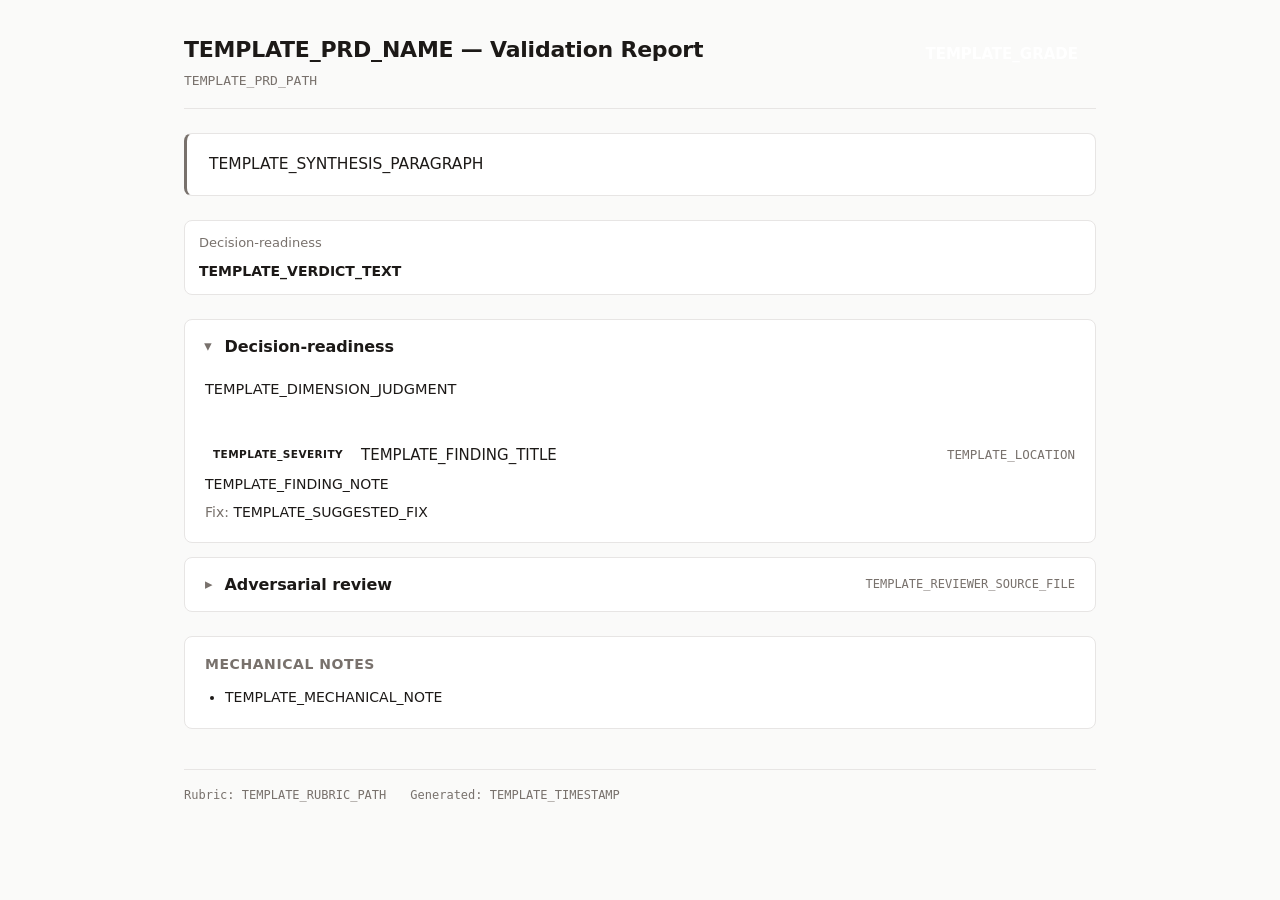
<file: .agents/skills/bmad-prd/assets/validation-report-template.html>
<!DOCTYPE html>
<!--
  PRD Validation Report — skeleton template.

  This file is a starter the synthesis pass fills in directly. There is no
  substitution engine. The LLM:
    1. Reads {doc_workspace}/review-rubric.md and every review-{lens}.md from
       additional reviewers.
    2. Copies this skeleton.
    3. Replaces the placeholder content (everything between TEMPLATE markers)
       with the consolidated review, preserving the structure and CSS.
    4. Writes the result to {doc_workspace}/validation-report.html.
    5. Writes a markdown twin to {doc_workspace}/validation-report.md.

  Visual rules the LLM must preserve:
    - The container width, the color tokens, the typography.
    - One dimension = one collapsible <section class="dimension">.
    - Verdict pill uses the verdict-* class matching its judgment.
    - Severity badge uses the sev-* class matching its level.
    - Each extra reviewer (adversarial, etc.) gets its own collapsible section
      below the rubric dimensions.
    - The footer always shows the artifact paths and timestamp.
-->
<html lang="en">
<head>
<meta charset="utf-8">
<title>PRD Validation: TEMPLATE_PRD_NAME</title>
<style>
  :root {
    --bg: #fafaf9;
    --surface: #ffffff;
    --border: #e7e5e4;
    --text: #1c1917;
    --muted: #78716c;

    --verdict-strong: #16a34a;
    --verdict-adequate: #65a30d;
    --verdict-thin: #d97706;
    --verdict-broken: #dc2626;

    --sev-low: #64748b;
    --sev-medium: #ca8a04;
    --sev-high: #ea580c;
    --sev-critical: #dc2626;

    --grade-exc: #16a34a;
    --grade-good: #65a30d;
    --grade-fair: #d97706;
    --grade-poor: #dc2626;
  }
  * { box-sizing: border-box; }
  html, body { margin: 0; padding: 0; }
  body {
    font-family: -apple-system, BlinkMacSystemFont, "Segoe UI", Inter, system-ui, sans-serif;
    background: var(--bg);
    color: var(--text);
    line-height: 1.6;
    font-size: 15px;
  }
  .container { max-width: 960px; margin: 0 auto; padding: 32px 24px 64px; }

  header.report-header {
    display: flex;
    align-items: flex-start;
    justify-content: space-between;
    gap: 24px;
    padding-bottom: 16px;
    border-bottom: 1px solid var(--border);
    margin-bottom: 24px;
  }
  .title h1 { margin: 0; font-size: 22px; font-weight: 600; letter-spacing: -0.01em; }
  .title .subtitle { color: var(--muted); font-size: 13px; margin-top: 4px; font-family: ui-monospace, "SF Mono", Menlo, monospace; }
  .grade {
    padding: 10px 18px;
    border-radius: 8px;
    font-weight: 600;
    color: white;
    font-size: 15px;
    white-space: nowrap;
  }
  .grade-excellent { background: var(--grade-exc); }
  .grade-good { background: var(--grade-good); }
  .grade-fair { background: var(--grade-fair); }
  .grade-poor { background: var(--grade-poor); }

  .synthesis {
    background: var(--surface);
    border: 1px solid var(--border);
    border-left: 3px solid var(--muted);
    border-radius: 8px;
    padding: 18px 22px;
    margin-bottom: 24px;
    font-size: 15.5px;
  }
  .synthesis p { margin: 0 0 10px; }
  .synthesis p:last-child { margin-bottom: 0; }

  .dimension-summary {
    display: grid;
    grid-template-columns: repeat(auto-fit, minmax(180px, 1fr));
    gap: 10px;
    margin-bottom: 24px;
  }
  .dim-card {
    background: var(--surface);
    border: 1px solid var(--border);
    border-radius: 8px;
    padding: 12px 14px;
  }
  .dim-card .dim-name { font-size: 13px; color: var(--muted); margin-bottom: 6px; }
  .dim-card .dim-verdict { font-size: 14px; font-weight: 600; }

  section.dimension, section.reviewer-section { margin-bottom: 14px; }
  section.dimension details, section.reviewer-section details {
    background: var(--surface);
    border: 1px solid var(--border);
    border-radius: 8px;
    overflow: hidden;
  }
  section summary {
    padding: 14px 20px;
    cursor: pointer;
    user-select: none;
    list-style: none;
    display: flex;
    align-items: center;
    gap: 12px;
  }
  section summary::-webkit-details-marker { display: none; }
  section summary::before {
    content: "▸";
    display: inline-block;
    color: var(--muted);
    transition: transform 0.15s ease;
  }
  section details[open] summary::before { transform: rotate(90deg); }
  section summary h2 {
    display: inline;
    margin: 0;
    font-size: 16px;
    font-weight: 600;
    letter-spacing: -0.005em;
    flex: 1;
  }
  .verdict-pill {
    font-size: 11px;
    padding: 3px 10px;
    border-radius: 999px;
    font-weight: 600;
    text-transform: uppercase;
    letter-spacing: 0.04em;
    color: white;
  }
  .verdict-strong { background: var(--verdict-strong); }
  .verdict-adequate { background: var(--verdict-adequate); }
  .verdict-thin { background: var(--verdict-thin); }
  .verdict-broken { background: var(--verdict-broken); }

  .dim-body { padding: 4px 20px 18px; }
  .dim-judgment { color: var(--text); font-size: 14.5px; }
  .dim-judgment p { margin: 0 0 10px; }

  .findings-list { padding: 0 20px 4px; }
  article.finding {
    padding: 14px 0;
    border-top: 1px solid var(--border);
  }
  article.finding:first-child { border-top: none; }
  article.finding header {
    display: flex;
    align-items: center;
    gap: 10px;
    flex-wrap: wrap;
    margin-bottom: 6px;
  }
  .badge {
    font-size: 10.5px;
    padding: 3px 8px;
    border-radius: 4px;
    font-weight: 600;
    text-transform: uppercase;
    letter-spacing: 0.04em;
    line-height: 1.4;
  }
  .badge-sev-low { background: rgba(100, 116, 139, 0.12); color: var(--sev-low); }
  .badge-sev-medium { background: rgba(202, 138, 4, 0.14); color: var(--sev-medium); }
  .badge-sev-high { background: rgba(234, 88, 12, 0.14); color: var(--sev-high); }
  .badge-sev-critical { background: rgba(220, 38, 38, 0.14); color: var(--sev-critical); }
  .finding-title { margin: 0; font-size: 15px; font-weight: 500; flex: 1; min-width: 200px; }
  .finding-location { font-family: ui-monospace, "SF Mono", Menlo, monospace; font-size: 12.5px; color: var(--muted); }
  .finding-note, .finding-fix { margin-top: 6px; font-size: 14px; }
  .finding-fix strong { color: var(--muted); font-weight: 500; }

  .reviewer-source {
    font-size: 12px;
    color: var(--muted);
    font-family: ui-monospace, "SF Mono", Menlo, monospace;
  }

  .mechanical {
    background: var(--surface);
    border: 1px solid var(--border);
    border-radius: 8px;
    padding: 16px 20px;
    margin-top: 24px;
    font-size: 14px;
  }
  .mechanical h3 { margin: 0 0 10px; font-size: 14px; font-weight: 600; color: var(--muted); text-transform: uppercase; letter-spacing: 0.04em; }
  .mechanical ul { margin: 0; padding-left: 20px; }
  .mechanical li { margin-bottom: 4px; color: var(--text); }

  footer.report-footer {
    margin-top: 40px;
    padding-top: 16px;
    border-top: 1px solid var(--border);
    font-size: 12px;
    color: var(--muted);
    font-family: ui-monospace, "SF Mono", Menlo, monospace;
  }
  footer .meta { display: flex; gap: 24px; flex-wrap: wrap; }
</style>
</head>
<body>
  <div class="container">

    <!-- TEMPLATE: header. Fill prd name, prd path, grade text & class. -->
    <header class="report-header">
      <div class="title">
        <h1>TEMPLATE_PRD_NAME — Validation Report</h1>
        <div class="subtitle">TEMPLATE_PRD_PATH</div>
      </div>
      <div class="grade TEMPLATE_GRADE_CLASS">TEMPLATE_GRADE</div>
    </header>

    <!-- TEMPLATE: overall synthesis paragraphs. Lift directly from
         review-rubric.md "Overall verdict" section; expand if extra reviewers
         materially shift the picture. Wrap each paragraph in <p>. -->
    <div class="synthesis">
      <p>TEMPLATE_SYNTHESIS_PARAGRAPH</p>
    </div>

    <!-- TEMPLATE: dimension summary cards. One per rubric dimension. The
         dim-verdict text uses one of: strong | adequate | thin | broken. -->
    <div class="dimension-summary">
      <div class="dim-card">
        <div class="dim-name">Decision-readiness</div>
        <div class="dim-verdict" style="color: var(--verdict-TEMPLATE_VERDICT)">TEMPLATE_VERDICT_TEXT</div>
      </div>
      <!-- repeat for each of the seven dimensions -->
    </div>

    <!-- TEMPLATE: one section per rubric dimension. Skip a dimension entirely
         if the rubric review marked it n/a for this PRD (e.g. downstream
         usability for a standalone PRD). Open the section by default if
         verdict is thin or broken. -->
    <section class="dimension">
      <details open>
        <summary>
          <h2>Decision-readiness</h2>
          <span class="verdict-pill verdict-TEMPLATE_VERDICT">TEMPLATE_VERDICT_TEXT</span>
        </summary>
        <div class="dim-body">
          <div class="dim-judgment">
            <p>TEMPLATE_DIMENSION_JUDGMENT</p>
          </div>
        </div>
        <div class="findings-list">
          <!-- TEMPLATE: zero or more findings -->
          <article class="finding">
            <header>
              <span class="badge badge-sev-TEMPLATE_SEVERITY">TEMPLATE_SEVERITY</span>
              <h3 class="finding-title">TEMPLATE_FINDING_TITLE</h3>
              <span class="finding-location">TEMPLATE_LOCATION</span>
            </header>
            <div class="finding-note">TEMPLATE_FINDING_NOTE</div>
            <div class="finding-fix"><strong>Fix:</strong> TEMPLATE_SUGGESTED_FIX</div>
          </article>
        </div>
      </details>
    </section>

    <!-- TEMPLATE: one section per extra reviewer that ran (adversarial, etc.).
         Skip this block entirely if only the rubric walker ran. -->
    <section class="reviewer-section">
      <details>
        <summary>
          <h2>Adversarial review</h2>
          <span class="reviewer-source">TEMPLATE_REVIEWER_SOURCE_FILE</span>
        </summary>
        <div class="dim-body">
          <div class="dim-judgment">
            <p>TEMPLATE_REVIEWER_PREAMBLE</p>
          </div>
        </div>
        <div class="findings-list">
          <article class="finding">
            <header>
              <span class="badge badge-sev-TEMPLATE_SEVERITY">TEMPLATE_SEVERITY</span>
              <h3 class="finding-title">TEMPLATE_FINDING_TITLE</h3>
              <span class="finding-location">TEMPLATE_LOCATION</span>
            </header>
            <div class="finding-note">TEMPLATE_FINDING_NOTE</div>
            <div class="finding-fix"><strong>Fix:</strong> TEMPLATE_SUGGESTED_FIX</div>
          </article>
        </div>
      </details>
    </section>

    <!-- TEMPLATE: mechanical notes — short, bulleted. Skip if there are none. -->
    <div class="mechanical">
      <h3>Mechanical notes</h3>
      <ul>
        <li>TEMPLATE_MECHANICAL_NOTE</li>
      </ul>
    </div>

    <footer class="report-footer">
      <div class="meta">
        <span>Rubric: TEMPLATE_RUBRIC_PATH</span>
        <span>Generated: TEMPLATE_TIMESTAMP</span>
      </div>
    </footer>
  </div>
</body>
</html>
</file>
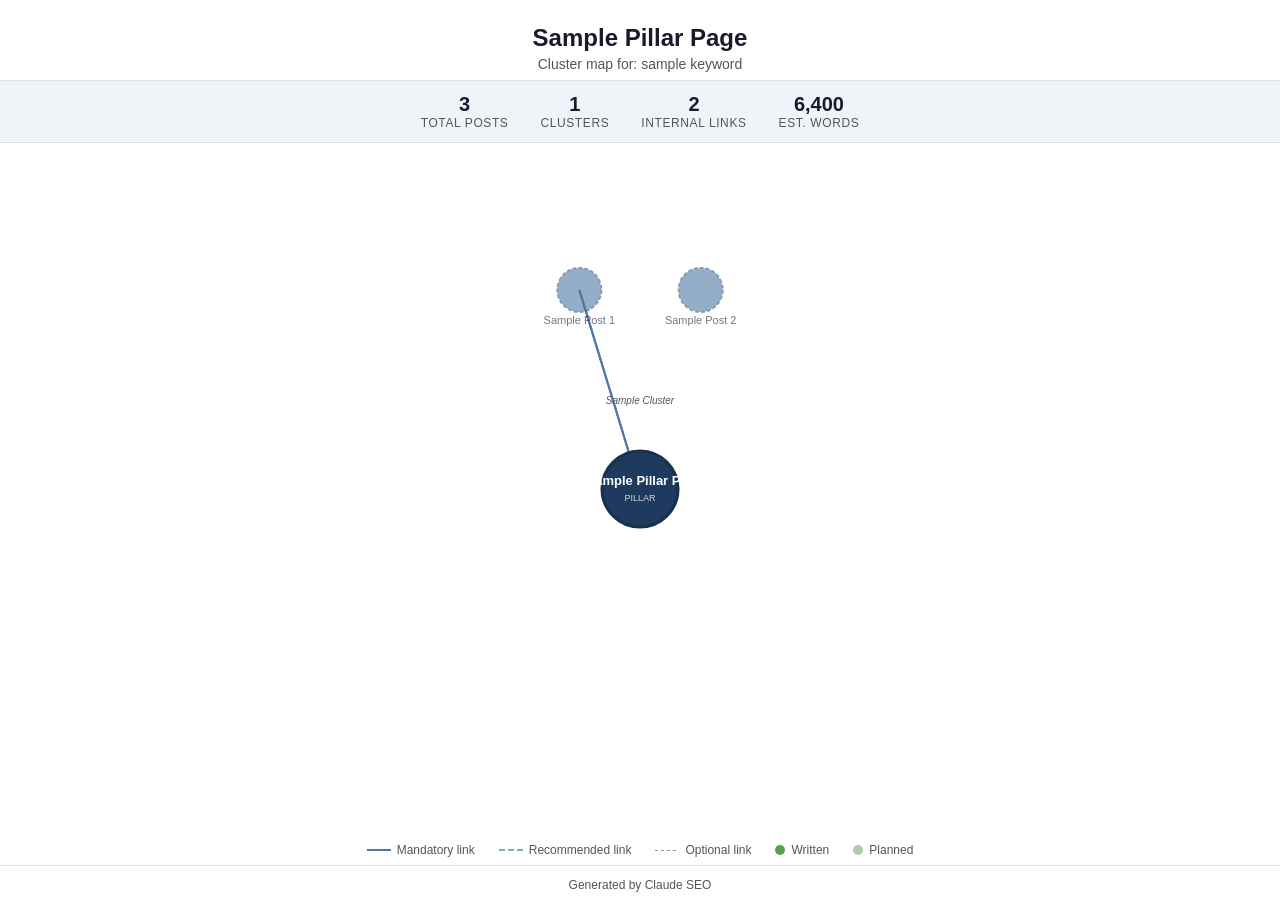
<file: sources/claude-seo/skills/seo-cluster/templates/cluster-map.html>
<!DOCTYPE html>
<html lang="en">
<head>
  <meta charset="UTF-8">
  <meta name="viewport" content="width=device-width, initial-scale=1.0">
  <title>Content Cluster Map</title>
  <style>
    :root {
      --bg: #ffffff;
      --bg-secondary: #f8f9fa;
      --text: #1a1a2e;
      --text-secondary: #555555;
      --border: #e0e0e0;
      --pillar-fill: #1e3a5f;
      --pillar-stroke: #16304d;
      --link-mandatory: #4E79A7;
      --link-recommended: #76B7B2;
      --link-optional: #B07AA1;
      --tooltip-bg: #1a1a2e;
      --tooltip-text: #ffffff;
      --stats-bg: #f0f4f8;
      --written-opacity: 1.0;
      --planned-opacity: 0.6;
    }

    @media (prefers-color-scheme: dark) {
      :root {
        --bg: #1a1a2e;
        --bg-secondary: #16213e;
        --text: #e0e0e0;
        --text-secondary: #aaaaaa;
        --border: #333355;
        --pillar-fill: #2d5a8f;
        --pillar-stroke: #4E79A7;
        --tooltip-bg: #0f0f23;
        --tooltip-text: #e0e0e0;
        --stats-bg: #16213e;
      }
    }

    * {
      margin: 0;
      padding: 0;
      box-sizing: border-box;
    }

    body {
      font-family: -apple-system, BlinkMacSystemFont, "Segoe UI", Roboto, Helvetica, Arial, sans-serif;
      background: var(--bg);
      color: var(--text);
      min-height: 100vh;
      display: flex;
      flex-direction: column;
    }

    header {
      text-align: center;
      padding: 24px 16px 8px;
    }

    header h1 {
      font-size: 1.5rem;
      font-weight: 700;
      color: var(--text);
      margin-bottom: 4px;
    }

    header p {
      font-size: 0.875rem;
      color: var(--text-secondary);
    }

    .stats-bar {
      display: flex;
      justify-content: center;
      gap: 32px;
      padding: 12px 16px;
      background: var(--stats-bg);
      border-top: 1px solid var(--border);
      border-bottom: 1px solid var(--border);
      flex-wrap: wrap;
    }

    .stat {
      text-align: center;
    }

    .stat-value {
      font-size: 1.25rem;
      font-weight: 700;
      color: var(--text);
    }

    .stat-label {
      font-size: 0.75rem;
      color: var(--text-secondary);
      text-transform: uppercase;
      letter-spacing: 0.05em;
    }

    .map-container {
      flex: 1;
      display: flex;
      align-items: center;
      justify-content: center;
      padding: 16px;
      min-height: 500px;
    }

    svg {
      max-width: 100%;
      max-height: 80vh;
    }

    .pillar-node {
      cursor: pointer;
      transition: transform 0.2s ease;
    }

    .pillar-node:hover {
      filter: brightness(1.1);
    }

    .spoke-node {
      cursor: pointer;
      transition: opacity 0.2s ease;
    }

    .spoke-node:hover {
      filter: brightness(1.15);
    }

    .spoke-node.planned {
      opacity: var(--planned-opacity);
      stroke-dasharray: 4 2;
    }

    .spoke-node.written {
      opacity: var(--written-opacity);
    }

    .link-line {
      transition: opacity 0.2s ease, stroke-width 0.2s ease;
    }

    .link-line.mandatory {
      stroke: var(--link-mandatory);
      stroke-width: 2;
    }

    .link-line.recommended {
      stroke: var(--link-recommended);
      stroke-width: 1.5;
      stroke-dasharray: 6 3;
    }

    .link-line.optional {
      stroke: var(--link-optional);
      stroke-width: 1;
      stroke-dasharray: 3 3;
    }

    .link-line.dimmed {
      opacity: 0.1;
    }

    .link-line.highlighted {
      opacity: 1;
      stroke-width: 3;
    }

    .node-label {
      font-size: 11px;
      fill: var(--text);
      text-anchor: middle;
      pointer-events: none;
      user-select: none;
    }

    .pillar-label {
      font-size: 13px;
      font-weight: 700;
      fill: #ffffff;
      text-anchor: middle;
      pointer-events: none;
      user-select: none;
    }

    .cluster-label {
      font-size: 10px;
      fill: var(--text-secondary);
      text-anchor: middle;
      pointer-events: none;
      font-style: italic;
    }

    .tooltip {
      position: fixed;
      background: var(--tooltip-bg);
      color: var(--tooltip-text);
      padding: 12px 16px;
      border-radius: 8px;
      font-size: 0.8125rem;
      line-height: 1.5;
      max-width: 280px;
      pointer-events: none;
      opacity: 0;
      transition: opacity 0.15s ease;
      z-index: 100;
      box-shadow: 0 4px 16px rgba(0, 0, 0, 0.3);
    }

    .tooltip.visible {
      opacity: 1;
    }

    .tooltip-title {
      font-weight: 700;
      margin-bottom: 4px;
    }

    .tooltip-detail {
      display: flex;
      justify-content: space-between;
      gap: 16px;
    }

    .tooltip-detail span:first-child {
      color: var(--text-secondary);
    }

    .legend {
      display: flex;
      justify-content: center;
      gap: 24px;
      padding: 8px 16px;
      flex-wrap: wrap;
    }

    .legend-item {
      display: flex;
      align-items: center;
      gap: 6px;
      font-size: 0.75rem;
      color: var(--text-secondary);
    }

    .legend-line {
      width: 24px;
      height: 2px;
    }

    .legend-line.mandatory { background: var(--link-mandatory); }
    .legend-line.recommended { background: var(--link-recommended); background-image: repeating-linear-gradient(90deg, var(--link-recommended) 0 6px, transparent 6px 9px); background-color: transparent; height: 2px;}
    .legend-line.optional { background: var(--link-optional); background-image: repeating-linear-gradient(90deg, var(--link-optional) 0 3px, transparent 3px 6px); background-color: transparent; height: 1px;}

    .legend-dot {
      width: 10px;
      height: 10px;
      border-radius: 50%;
    }

    .legend-dot.written { background: #59A14F; }
    .legend-dot.planned { background: #59A14F; opacity: 0.5; border: 1px dashed #59A14F; }

    footer {
      text-align: center;
      padding: 12px 16px;
      font-size: 0.75rem;
      color: var(--text-secondary);
      border-top: 1px solid var(--border);
    }
  </style>
</head>
<body>
  <header>
    <h1 id="map-title">Content Cluster Map</h1>
    <p id="map-subtitle">SERP-based semantic topic clustering</p>
  </header>

  <div class="stats-bar">
    <div class="stat">
      <div class="stat-value" id="stat-posts">0</div>
      <div class="stat-label">Total Posts</div>
    </div>
    <div class="stat">
      <div class="stat-value" id="stat-clusters">0</div>
      <div class="stat-label">Clusters</div>
    </div>
    <div class="stat">
      <div class="stat-value" id="stat-links">0</div>
      <div class="stat-label">Internal Links</div>
    </div>
    <div class="stat">
      <div class="stat-value" id="stat-words">0</div>
      <div class="stat-label">Est. Words</div>
    </div>
  </div>

  <div class="map-container">
    <svg id="cluster-svg" role="img" aria-label="Content cluster visualization showing pillar page connected to topic clusters and spoke pages">
      <title>Content Cluster Map</title>
      <desc>Interactive visualization of a hub-and-spoke content architecture. The central pillar node connects to surrounding cluster groups, each containing spoke pages.</desc>
    </svg>
  </div>

  <div class="legend">
    <div class="legend-item"><div class="legend-line mandatory"></div> Mandatory link</div>
    <div class="legend-item"><div class="legend-line recommended"></div> Recommended link</div>
    <div class="legend-item"><div class="legend-line optional"></div> Optional link</div>
    <div class="legend-item"><div class="legend-dot written"></div> Written</div>
    <div class="legend-item"><div class="legend-dot planned"></div> Planned</div>
  </div>

  <footer>Generated by Claude SEO</footer>

  <div class="tooltip" id="tooltip"></div>

  <script>
    // === CLUSTER DATA (replaced by skill at generation time) ===
    const CLUSTER_DATA = {
      pillar: { title: "Sample Pillar Page", keyword: "sample keyword", volume: 5000, template: "ultimate-guide", wordCount: 3500, url: "/pillar" },
      clusters: [
        {
          name: "Sample Cluster",
          color: "#4E79A7",
          posts: [
            { title: "Sample Post 1", keyword: "sample post 1", volume: 1200, template: "how-to", wordCount: 1500, url: "/post-1", status: "planned" },
            { title: "Sample Post 2", keyword: "sample post 2", volume: 800, template: "listicle", wordCount: 1400, url: "/post-2", status: "planned" }
          ]
        }
      ],
      links: [
        { from: "pillar", to: "cluster-0-post-0", type: "mandatory" },
        { from: "cluster-0-post-0", to: "pillar", type: "mandatory" }
      ],
      meta: { totalPosts: 3, totalClusters: 1, totalLinks: 2, estimatedWords: 6400 }
    };
    // === END CLUSTER DATA ===

    const COLORS = ["#4E79A7", "#F28E2B", "#E15759", "#76B7B2", "#59A14F", "#EDC948", "#B07AA1", "#FF9DA7"];
    const LINK_TYPES = ["mandatory", "recommended", "optional"];

    (function render() {
      const data = CLUSTER_DATA;
      const svg = document.getElementById("cluster-svg");
      const tooltip = document.getElementById("tooltip");

      // Update header
      document.getElementById("map-title").textContent = data.pillar.title || "Content Cluster Map";
      document.getElementById("map-subtitle").textContent = "Cluster map for: " + data.pillar.keyword;

      // Update stats
      document.getElementById("stat-posts").textContent = data.meta.totalPosts;
      document.getElementById("stat-clusters").textContent = data.meta.totalClusters;
      document.getElementById("stat-links").textContent = data.meta.totalLinks;
      document.getElementById("stat-words").textContent = (Number(data.meta.estimatedWords) || 0).toLocaleString();

      // Layout calculations
      const numClusters = data.clusters.length;
      const maxPostsInCluster = Math.max(...data.clusters.map(c => c.posts.length), 1);
      const baseRadius = 140;
      const clusterRadius = baseRadius + numClusters * 15;
      const spokeRadius = 55 + maxPostsInCluster * 10;
      const totalRadius = clusterRadius + spokeRadius + 60;
      const cx = totalRadius + 40;
      const cy = totalRadius + 40;
      const width = (totalRadius + 40) * 2;
      const height = (totalRadius + 40) * 2;

      svg.setAttribute("viewBox", "0 0 " + width + " " + height);
      svg.setAttribute("width", Math.min(width, 900));
      svg.setAttribute("height", Math.min(height, 900));

      // Build node position map
      const nodePositions = {};
      nodePositions["pillar"] = { x: cx, y: cy };

      const clusterCenters = [];
      for (let ci = 0; ci < numClusters; ci++) {
        const angle = (2 * Math.PI * ci) / numClusters - Math.PI / 2;
        const ccx = cx + Math.cos(angle) * clusterRadius;
        const ccy = cy + Math.sin(angle) * clusterRadius;
        clusterCenters.push({ x: ccx, y: ccy, angle: angle });

        const cluster = data.clusters[ci];
        const numPosts = cluster.posts.length;
        for (let pi = 0; pi < numPosts; pi++) {
          const spreadAngle = Math.PI * 0.6;
          const startAngle = angle - spreadAngle / 2;
          const postAngle = numPosts === 1
            ? angle
            : startAngle + (spreadAngle * pi) / (numPosts - 1);
          const px = ccx + Math.cos(postAngle) * spokeRadius;
          const py = ccy + Math.sin(postAngle) * spokeRadius;
          const nodeId = "cluster-" + ci + "-post-" + pi;
          nodePositions[nodeId] = { x: px, y: py };
        }
      }

      // SVG content assembly
      let svgContent = "";

      // Draw links first (behind nodes)
      const linkElements = [];
      data.links.forEach(function(link, idx) {
        const fromPos = nodePositions[link.from];
        const toPos = nodePositions[link.to];
        if (!fromPos || !toPos) return;
        const linkType = LINK_TYPES.indexOf(link.type) >= 0 ? link.type : "optional";
        const linkClass = "link-line " + linkType;
        const linkId = "link-" + idx;
        svgContent += '<line id="' + linkId + '" class="' + linkClass + '" '
          + 'x1="' + fromPos.x + '" y1="' + fromPos.y + '" '
          + 'x2="' + toPos.x + '" y2="' + toPos.y + '" '
          + 'data-from="' + escapeHtml(link.from) + '" data-to="' + escapeHtml(link.to) + '"/>';
        linkElements.push(linkId);
      });

      // Draw cluster group labels
      clusterCenters.forEach(function(cc, ci) {
        const cluster = data.clusters[ci];
        const labelAngle = cc.angle;
        const labelDist = clusterRadius * 0.55;
        const lx = cx + Math.cos(labelAngle) * labelDist;
        const ly = cy + Math.sin(labelAngle) * labelDist;
        svgContent += '<text class="cluster-label" x="' + lx + '" y="' + ly + '">'
          + escapeHtml(cluster.name) + '</text>';
      });

      // Draw spoke nodes
      data.clusters.forEach(function(cluster, ci) {
        const color = safeColor(cluster.color, COLORS[ci % COLORS.length]);
        cluster.posts.forEach(function(post, pi) {
          const nodeId = "cluster-" + ci + "-post-" + pi;
          const pos = nodePositions[nodeId];
          const statusClass = post.status === "written" ? "written" : "planned";
          svgContent += '<g class="spoke-node ' + statusClass + '" data-node="' + nodeId + '">'
            + '<circle cx="' + pos.x + '" cy="' + pos.y + '" r="22" '
            + 'fill="' + color + '" stroke="' + darken(color) + '" stroke-width="2"/>'
            + '<text class="node-label" x="' + pos.x + '" y="' + (pos.y + 34) + '">'
            + escapeHtml(truncate(post.title, 18))
            + '</text></g>';
        });
      });

      // Draw pillar node (on top)
      svgContent += '<g class="pillar-node" data-node="pillar">'
        + '<circle cx="' + cx + '" cy="' + cy + '" r="38" '
        + 'fill="' + getComputedStyle(document.documentElement).getPropertyValue("--pillar-fill").trim() + '" '
        + 'stroke="' + getComputedStyle(document.documentElement).getPropertyValue("--pillar-stroke").trim() + '" '
        + 'stroke-width="3"/>'
        + '<text class="pillar-label" x="' + cx + '" y="' + (cy - 4) + '">'
        + escapeHtml(truncate(data.pillar.title, 16))
        + '</text>'
        + '<text class="pillar-label" x="' + cx + '" y="' + (cy + 12) + '" style="font-size:9px;font-weight:400;opacity:0.8">'
        + 'PILLAR'
        + '</text></g>';

      svg.innerHTML = svgContent;

      // Tooltip handling
      function showTooltip(e, nodeId) {
        let info;
        if (nodeId === "pillar") {
          info = data.pillar;
        } else {
          const parts = nodeId.match(/cluster-(\d+)-post-(\d+)/);
          if (!parts) return;
          info = data.clusters[parseInt(parts[1])].posts[parseInt(parts[2])];
        }
        if (!info) return;

        let html = '<div class="tooltip-title">' + escapeHtml(info.title) + '</div>';
        html += '<div class="tooltip-detail"><span>Keyword:</span><span>' + escapeHtml(info.keyword) + '</span></div>';
        html += '<div class="tooltip-detail"><span>Volume:</span><span>' + escapeHtml(info.volume || "N/A") + '</span></div>';
        html += '<div class="tooltip-detail"><span>Template:</span><span>' + escapeHtml(info.template) + '</span></div>';
        html += '<div class="tooltip-detail"><span>Words:</span><span>' + (Number(info.wordCount) || 0).toLocaleString() + '</span></div>';
        if (info.status) {
          html += '<div class="tooltip-detail"><span>Status:</span><span>' + escapeHtml(info.status) + '</span></div>';
        }

        tooltip.innerHTML = html;
        tooltip.classList.add("visible");

        const rect = tooltip.getBoundingClientRect();
        let tx = e.clientX + 12;
        let ty = e.clientY + 12;
        if (tx + rect.width > window.innerWidth) tx = e.clientX - rect.width - 12;
        if (ty + rect.height > window.innerHeight) ty = e.clientY - rect.height - 12;
        tooltip.style.left = tx + "px";
        tooltip.style.top = ty + "px";
      }

      function hideTooltip() {
        tooltip.classList.remove("visible");
      }

      function highlightLinks(nodeId) {
        document.querySelectorAll(".link-line").forEach(function(line) {
          if (line.dataset.from === nodeId || line.dataset.to === nodeId) {
            line.classList.add("highlighted");
            line.classList.remove("dimmed");
          } else {
            line.classList.add("dimmed");
            line.classList.remove("highlighted");
          }
        });
      }

      function resetLinks() {
        document.querySelectorAll(".link-line").forEach(function(line) {
          line.classList.remove("highlighted", "dimmed");
        });
      }

      // Attach event listeners to nodes
      document.querySelectorAll(".pillar-node, .spoke-node").forEach(function(node) {
        const nodeId = node.dataset.node;

        node.addEventListener("mouseenter", function(e) {
          showTooltip(e, nodeId);
          highlightLinks(nodeId);
        });

        node.addEventListener("mousemove", function(e) {
          const rect = tooltip.getBoundingClientRect();
          let tx = e.clientX + 12;
          let ty = e.clientY + 12;
          if (tx + rect.width > window.innerWidth) tx = e.clientX - rect.width - 12;
          if (ty + rect.height > window.innerHeight) ty = e.clientY - rect.height - 12;
          tooltip.style.left = tx + "px";
          tooltip.style.top = ty + "px";
        });

        node.addEventListener("mouseleave", function() {
          hideTooltip();
          resetLinks();
        });

        node.addEventListener("focus", function(e) {
          showTooltip(e, nodeId);
          highlightLinks(nodeId);
        });

        node.addEventListener("blur", function() {
          hideTooltip();
          resetLinks();
        });
      });

      // Keyboard accessibility
      document.querySelectorAll(".pillar-node, .spoke-node").forEach(function(node) {
        node.setAttribute("tabindex", "0");
        node.setAttribute("role", "button");
        const nodeId = node.dataset.node;
        let label;
        if (nodeId === "pillar") {
          label = "Pillar page: " + data.pillar.title;
        } else {
          const parts = nodeId.match(/cluster-(\d+)-post-(\d+)/);
          if (parts) {
            const post = data.clusters[parseInt(parts[1])].posts[parseInt(parts[2])];
            label = "Spoke page: " + post.title;
          }
        }
        if (label) node.setAttribute("aria-label", label);
      });
    })();

    // Utility functions
    // Escapes text and attribute values alike (quotes included): every
    // field below comes from SERP data the page does not control.
    function escapeHtml(str) {
      return String(str == null ? "" : str)
        .replace(/&/g, "&amp;")
        .replace(/</g, "&lt;")
        .replace(/>/g, "&gt;")
        .replace(/"/g, "&quot;")
        .replace(/'/g, "&#39;");
    }

    // Only #RRGGBB reaches fill/stroke: darken() parses exactly that form.
    function safeColor(value, fallback) {
      return /^#[0-9a-fA-F]{6}$/.test(value || "") ? value : fallback;
    }

    function truncate(str, maxLen) {
      if (!str) return "";
      str = String(str);
      return str.length > maxLen ? str.substring(0, maxLen - 1) + "\u2026" : str;
    }

    function darken(hex) {
      var r = parseInt(hex.slice(1, 3), 16);
      var g = parseInt(hex.slice(3, 5), 16);
      var b = parseInt(hex.slice(5, 7), 16);
      r = Math.max(0, Math.floor(r * 0.75));
      g = Math.max(0, Math.floor(g * 0.75));
      b = Math.max(0, Math.floor(b * 0.75));
      return "#" + ((1 << 24) + (r << 16) + (g << 8) + b).toString(16).slice(1);
    }
  </script>
</body>
</html>
</file>
<file: site/assets/spacechemical.css>
/*
 * daytona-seo-notch — site styles distilled from @spacechemical/ui-kit
 * (salacoste/spacechemical-ui-kit): brand tokens, type scale, radii, motion
 * and the tonal-depth treatment. No build step; pure CSS on the token layer.
 * Provenance: packages/ui-kit/styles/{tokens-brand,tokens-system,base,surface-depth}.css
 */

/* ---- Fonts (consumer ships its own WOFF2 + licenses, per kit policy) ---- */
@font-face {
  font-family: 'Cygre';
  src: url('fonts/Cygre-Book.woff2') format('woff2');
  font-weight: 350;
  font-style: normal;
  font-display: swap;
}
@font-face {
  font-family: 'Cygre';
  src: url('fonts/Cygre-Regular.woff2') format('woff2');
  font-weight: 400;
  font-style: normal;
  font-display: swap;
}
@font-face {
  font-family: 'Cygre';
  src: url('fonts/Cygre-SemiBold.woff2') format('woff2');
  font-weight: 600;
  font-style: normal;
  font-display: swap;
}
@font-face {
  font-family: 'Cygre';
  src: url('fonts/Cygre-ExtraBold.woff2') format('woff2');
  font-weight: 800;
  font-style: normal;
  font-display: swap;
}
@font-face {
  font-family: 'NT Somic';
  src: url('fonts/NT-Somic-Variable.woff2') format('woff2');
  font-weight: 400 700;
  font-style: normal;
  font-display: swap;
}
@font-face {
  font-family: 'Inter';
  src: url('fonts/Inter-Variable.woff2') format('woff2');
  font-weight: 100 900;
  font-style: normal;
  font-display: swap;
}

/* ---- Brand tokens (tokens-brand.css) ---- */
:root {
  --color-brand: #ff5c00;
  --color-brand-strong: #c24400;
  --color-ink: #1d1d1d;
  --color-ink-muted: #717171;
  --color-ink-subtle: #909090;
  --color-canvas: #ffffff;
  --color-surface: #f3f3f3;
  --color-surface-inverse: #2b2b2b;
  --color-surface-utility: #4d4d4d;
  --color-border: #d9d9d9;
  --color-border-strong: #909090;
  --color-action: #1d1d1d;
  --color-action-hover: #4d4d4d;
  --color-action-text: #ffffff;
  --color-status-success: #166534;
  --color-focus: #1d1d1d;

  --font-display: 'Cygre', ui-rounded, 'Arial Rounded MT Bold', 'Avenir Next', system-ui, sans-serif;
  --font-body: 'NT Somic', Inter, system-ui, sans-serif;
  --font-label: 'Inter', system-ui, sans-serif;
  --font-mono: ui-monospace, 'SF Mono', Menlo, Consolas, monospace;

  --space-1: 0.25rem;  --space-2: 0.5rem;   --space-3: 0.75rem;  --space-4: 1rem;
  --space-5: 1.25rem;  --space-6: 1.5rem;   --space-8: 2rem;     --space-12: 3rem;
  --space-section: clamp(3.5rem, 2rem + 6vw, 8rem);

  --radius-sm: 0.5rem;
  --radius-control: 0.75rem;
  --radius-button: 1.25rem;
  --radius-card: 1.25rem;
  --radius-media: 1rem;

  --card-padding: clamp(var(--space-5), 3vw, var(--space-8));
  --layout-container: 87.5rem;
  --layout-gutter: clamp(1rem, 5vw, 4.75rem);
  --layout-reading: 70ch;

  --depth-tone: linear-gradient(180deg, rgb(255 255 255 / 4.5%) 0%, rgb(255 255 255 / 0%) 50%, rgb(0 0 0 / 3.5%) 100%);
  --depth-field: linear-gradient(180deg, rgb(0 0 0 / 0%) 0%, rgb(0 0 0 / 1.5%) 100%);
  --shadow-control-raised: 0 2px 4px rgb(29 29 29 / 10%);
  --shadow-control-hover: 0 3px 6px rgb(29 29 29 / 12%);
  --focus-ring: 0 0 0 0.1875rem var(--color-canvas), 0 0 0 0.375rem var(--color-focus);
  --motion-fast: 160ms;
  --motion-standard: 240ms;
  --motion-ease: cubic-bezier(0.2, 0, 0, 1);
}

/* ---- Base (base.css, condensed) ---- */
*, *::before, *::after { box-sizing: border-box; }
html { scroll-behavior: smooth; }
body {
  margin: 0;
  background: var(--color-canvas);
  color: var(--color-ink);
  font-family: var(--font-body);
  font-size: 1rem;
  line-height: 1.6;
  -webkit-font-smoothing: antialiased;
}
img, svg { max-width: 100%; display: block; }
a { color: inherit; }
:focus-visible { outline: none; box-shadow: var(--focus-ring); border-radius: var(--radius-sm); }

h1, h2, h3, h4 { font-family: var(--font-display); line-height: 1.15; margin: 0; }
h1 { font-size: clamp(2.75rem, 2rem + 4.5vw, 5.25rem); font-weight: 800; letter-spacing: -0.02em; }
h2 { font-size: clamp(1.9rem, 1.5rem + 2vw, 3rem); font-weight: 600; }
h3 { font-size: clamp(1.25rem, 1.1rem + 0.8vw, 1.75rem); font-weight: 600; }
p  { margin: 0; }

.container { max-width: var(--layout-container); margin-inline: auto; padding-inline: var(--layout-gutter); }
.section { padding-block: var(--space-section); }
.lead { font-size: clamp(1.0625rem, 0.98rem + 0.35vw, 1.3125rem); color: var(--color-ink-muted); max-width: 46ch; }
.eyebrow {
  font-family: var(--font-label); font-size: 0.8125rem; font-weight: 600;
  letter-spacing: 0.14em; text-transform: uppercase; color: var(--color-brand-strong);
  margin-bottom: var(--space-4);
}

/* ---- Header ---- */
.site-header {
  position: sticky; top: 0; z-index: 20;
  background: color-mix(in srgb, var(--color-canvas) 88%, transparent);
  backdrop-filter: blur(10px);
  border-bottom: 1px solid var(--color-border);
}
.site-header .container { display: flex; align-items: center; gap: var(--space-4); min-height: 4.25rem; }
.brand { display: inline-flex; align-items: center; gap: 0.625rem; text-decoration: none; font-family: var(--font-display); font-weight: 700; font-size: 1.0625rem; }
.brand-mark {
  width: 2rem; height: 2rem; border-radius: 0.625rem; background: var(--color-brand);
  display: inline-grid; place-items: center; flex: none;
  box-shadow: var(--shadow-control-raised);
}
.brand-mark svg { width: 1.125rem; height: 1.125rem; }
.site-nav { margin-left: auto; display: flex; gap: var(--space-2); align-items: center; }
.site-nav a {
  font-family: var(--font-label); font-size: 0.9375rem; text-decoration: none;
  padding: 0.5rem 0.875rem; border-radius: var(--radius-control); color: var(--color-ink-muted);
  transition: color var(--motion-fast) var(--motion-ease), background-color var(--motion-fast) var(--motion-ease);
}
.site-nav a:hover { color: var(--color-ink); background: var(--color-surface); }
.site-nav a[aria-current='page'] { color: var(--color-ink); font-weight: 600; }

/* ---- Buttons (button-primary/secondary, depth-action) ---- */
.btn {
  display: inline-flex; align-items: center; justify-content: center; gap: 0.5rem;
  min-height: 3.5rem; padding: 0.75rem 1.75rem;
  border-radius: var(--radius-button); border: none; cursor: pointer;
  font-family: var(--font-label); font-size: 1.0625rem; font-weight: 600;
  text-decoration: none; background-image: var(--depth-tone);
  box-shadow: var(--shadow-control-raised);
  transition: box-shadow var(--motion-standard) var(--motion-ease),
              background-color var(--motion-standard) var(--motion-ease),
              color var(--motion-standard) var(--motion-ease);
}
.btn:hover { box-shadow: var(--shadow-control-hover); }
.btn:active { box-shadow: var(--shadow-control-pressed); }
.btn-primary { background-color: var(--color-brand); color: var(--color-ink); }
.btn-primary:hover { background-color: var(--color-brand-strong); color: #fff; }
.btn-secondary { background-color: var(--color-action); color: var(--color-action-text); }
.btn-secondary:hover { background-color: var(--color-action-hover); }
.btn-ghost { background-color: transparent; color: var(--color-ink); box-shadow: none; border: 1px solid var(--color-border-strong); background-image: none; }

/* ---- Hero ---- */
.hero { padding-block: calc(var(--space-section) * 0.9) var(--space-section); position: relative; overflow: hidden; }
.hero .container { display: grid; gap: var(--space-8); align-items: center; }
@media (min-width: 64rem) {
  .hero .container { grid-template-columns: minmax(0, 7fr) minmax(0, 5fr); }
}
.hero h1 .accent { color: var(--color-brand); }
.hero .lead { margin-top: var(--space-5); }
.hero-actions { display: flex; flex-wrap: wrap; gap: var(--space-3); margin-top: var(--space-8); }
.hero-meta { margin-top: var(--space-6); display: flex; flex-wrap: wrap; gap: var(--space-2) var(--space-5); font-family: var(--font-label); font-size: 0.875rem; color: var(--color-ink-muted); }
.hero-meta span { display: inline-flex; align-items: center; gap: 0.4rem; }
.hero-meta svg { width: 1rem; height: 1rem; color: var(--color-status-success); }

/* terminal card */
.terminal {
  background: var(--color-surface-inverse); color: #e8e8e8;
  border-radius: var(--radius-card); padding: var(--space-5);
  font-family: var(--font-mono); font-size: 0.875rem; line-height: 1.7;
  box-shadow: var(--shadow-control-hover); overflow-x: auto;
}
.terminal .tbar { display: flex; gap: 0.5rem; margin-bottom: var(--space-4); }
.terminal .tbar i { width: 0.75rem; height: 0.75rem; border-radius: 50%; background: #4d4d4d; }
.terminal .tbar i:first-child { background: var(--color-brand); }
.terminal .c { color: #909090; }
.terminal .o { color: #ffb37a; }
.terminal .g { color: #8fce9f; }

/* ---- Cards / grids ---- */
.grid { display: grid; gap: var(--space-4); }
@media (min-width: 48rem) { .grid-2 { grid-template-columns: repeat(2, 1fr); } .grid-3 { grid-template-columns: repeat(2, 1fr); } }
@media (min-width: 64rem) { .grid-3 { grid-template-columns: repeat(3, 1fr); } .grid-4 { grid-template-columns: repeat(4, 1fr); } }

.card {
  background: var(--color-surface-raised, var(--color-canvas));
  background-image: var(--depth-panel);
  border: 1px solid var(--color-border);
  border-radius: var(--radius-card);
  padding: var(--card-padding);
  display: flex; flex-direction: column; gap: var(--space-3);
  transition: box-shadow var(--motion-standard) var(--motion-ease),
              border-color var(--motion-standard) var(--motion-ease);
}
@media (hover: hover) and (pointer: fine) {
  .card:hover { box-shadow: var(--shadow-control-hover); border-color: var(--color-border-strong); }
}
.card .kicker {
  font-family: var(--font-label); font-size: 0.75rem; font-weight: 600;
  letter-spacing: 0.1em; text-transform: uppercase; color: var(--color-brand-strong);
}
.card p { color: var(--color-ink-muted); font-size: 0.9375rem; }
.card-icon {
  width: 2.75rem; height: 2.75rem; border-radius: var(--radius-control);
  background: var(--color-surface); display: grid; place-items: center;
  color: var(--color-brand-strong);
}
.card-icon svg { width: 1.375rem; height: 1.375rem; }

/* skill chips */
.chip {
  display: inline-flex; align-items: center; gap: 0.375rem;
  font-family: var(--font-mono); font-size: 0.8125rem;
  background: var(--color-surface); border: 1px solid var(--color-border);
  border-radius: 999px; padding: 0.3125rem 0.75rem; color: var(--color-ink);
  text-decoration: none;
  transition: border-color var(--motion-fast) var(--motion-ease);
}
.chip:hover { border-color: var(--color-brand); }
.chips { display: flex; flex-wrap: wrap; gap: var(--space-2); }

/* ---- Table (comparison) ---- */
.table-wrap { overflow-x: auto; border: 1px solid var(--color-border); border-radius: var(--radius-card); }
table { border-collapse: collapse; width: 100%; min-width: 40rem; background: var(--color-canvas); font-size: 0.9375rem; }
th, td { text-align: left; padding: var(--space-3) var(--space-4); border-bottom: 1px solid var(--color-border); }
thead th { font-family: var(--font-label); font-size: 0.8125rem; text-transform: uppercase; letter-spacing: 0.08em; color: var(--color-ink-muted); background: var(--color-surface); }
tbody tr:last-child td { border-bottom: none; }
td.yes { color: var(--color-status-success); font-weight: 600; }
td.no  { color: var(--color-ink-subtle); }

/* ---- Steps ---- */
.steps { counter-reset: step; display: grid; gap: var(--space-4); }
.step { display: grid; grid-template-columns: auto 1fr; gap: var(--space-4); align-items: start; }
.step::before {
  counter-increment: step; content: counter(step, decimal-leading-zero);
  font-family: var(--font-display); font-weight: 800; font-size: 1.75rem;
  color: var(--color-brand); line-height: 1;
}

/* code */
pre {
  background: var(--color-surface-inverse); color: #e8e8e8;
  border-radius: var(--radius-control); padding: var(--space-4) var(--space-5);
  font-family: var(--font-mono); font-size: 0.875rem; line-height: 1.7;
  overflow-x: auto; margin: 0;
}
code.inline {
  font-family: var(--font-mono); font-size: 0.875em;
  background: var(--color-surface); border-radius: 0.375rem; padding: 0.125rem 0.375rem;
}

/* ---- FAQ (details as disclosure, no JS) ---- */
.faq { display: grid; gap: var(--space-3); }
.faq details {
  border: 1px solid var(--color-border); border-radius: var(--radius-control);
  background: var(--color-canvas); background-image: var(--depth-panel);
}
.faq summary {
  cursor: pointer; list-style: none; padding: var(--space-4) var(--space-5);
  font-family: var(--font-label); font-weight: 600; font-size: 1rem;
  display: flex; justify-content: space-between; align-items: center; gap: var(--space-4);
}
.faq summary::-webkit-details-marker { display: none; }
.faq summary::after { content: '+'; font-size: 1.375rem; color: var(--color-brand); font-weight: 400; }
.faq details[open] summary::after { content: '–'; }
.faq details > div { padding: 0 var(--space-5) var(--space-4); color: var(--color-ink-muted); max-width: var(--layout-reading); }

/* ---- Inverse band (surface-inverse) ---- */
.band-inverse { background: var(--color-surface-inverse); color: #f3f3f3; }
.band-inverse h2, .band-inverse h3 { color: #fff; }
.band-inverse .lead { color: #b5b5b5; }
.band-inverse .card { background: #333; background-image: var(--depth-tone); border-color: #4d4d4d; }
.band-inverse .card p { color: #b5b5b5; }
.band-inverse .card .kicker { color: var(--color-brand); }
.band-inverse .terminal { background: #222; }

/* ---- Footer ---- */
.site-footer { border-top: 1px solid var(--color-border); padding-block: var(--space-12) var(--space-8); font-size: 0.9375rem; color: var(--color-ink-muted); }
.site-footer .container { display: grid; gap: var(--space-8); }
@media (min-width: 48rem) { .site-footer .container { grid-template-columns: 2fr 1fr 1fr; } }
.site-footer a { color: var(--color-ink); text-decoration: none; }
.site-footer a:hover { text-decoration: underline; }
.site-footer ul { list-style: none; margin: 0; padding: 0; display: grid; gap: var(--space-2); }
.site-footer h4 { font-family: var(--font-label); font-size: 0.8125rem; text-transform: uppercase; letter-spacing: 0.1em; color: var(--color-ink-subtle); margin-bottom: var(--space-3); }

/* ---- Skip link (a11y) ---- */
.skip {
  position: absolute; left: var(--space-4); top: -4rem; z-index: 50;
  background: var(--color-ink); color: #fff; padding: var(--space-2) var(--space-4);
  border-radius: var(--radius-sm); text-decoration: none; transition: top var(--motion-fast) var(--motion-ease);
}
.skip:focus { top: var(--space-4); }
</file>
